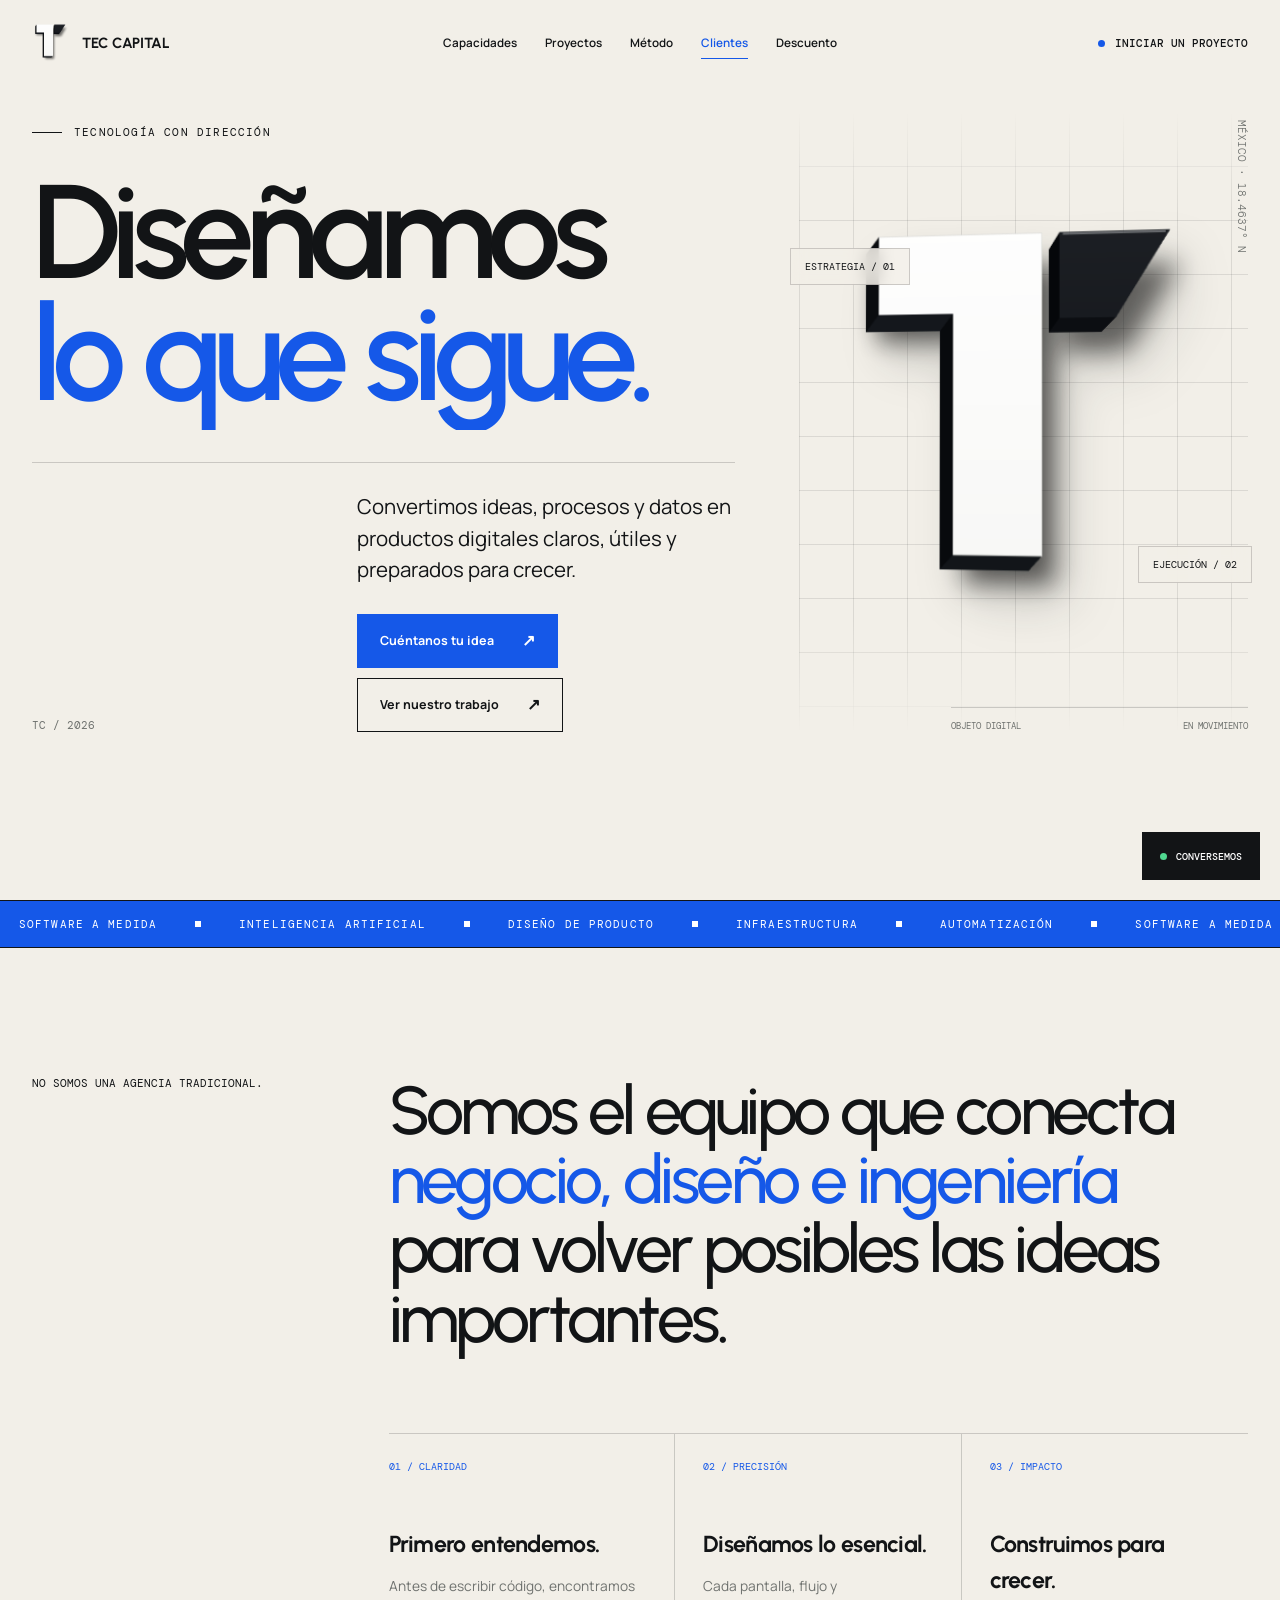
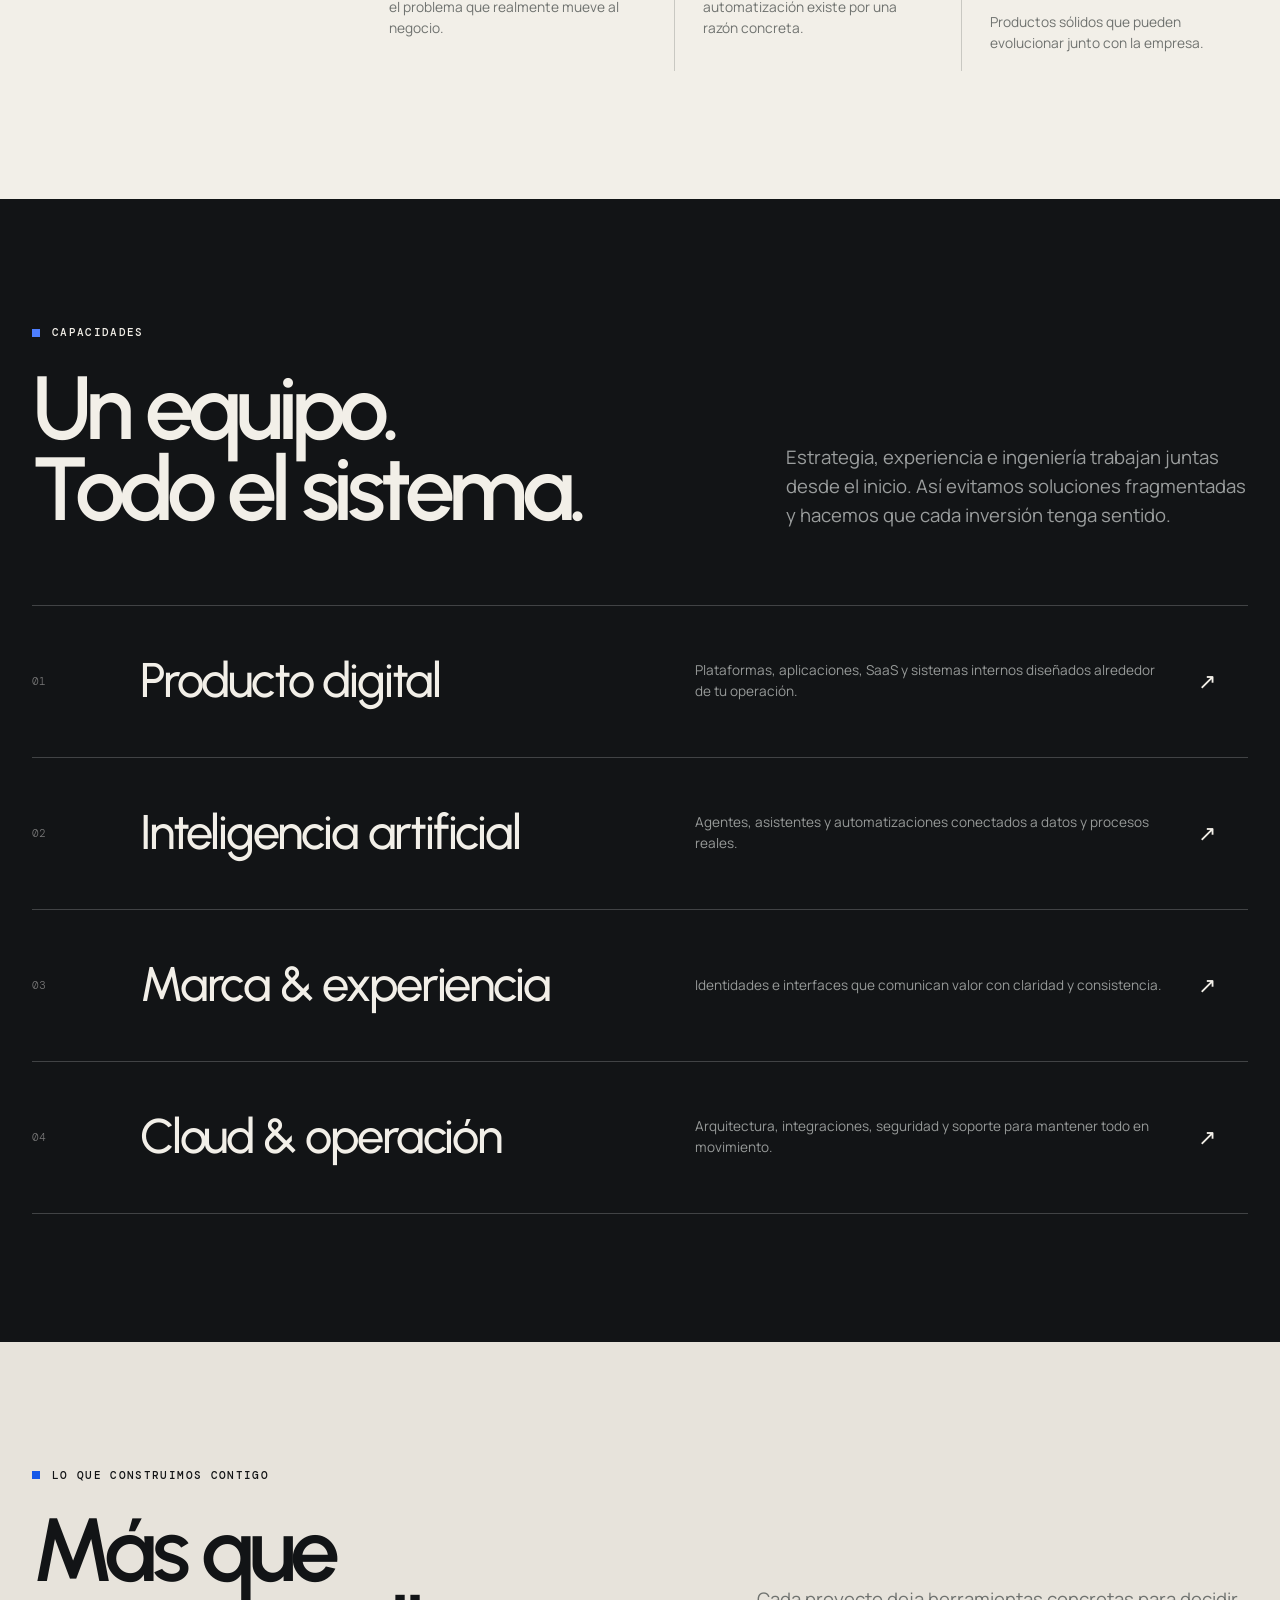
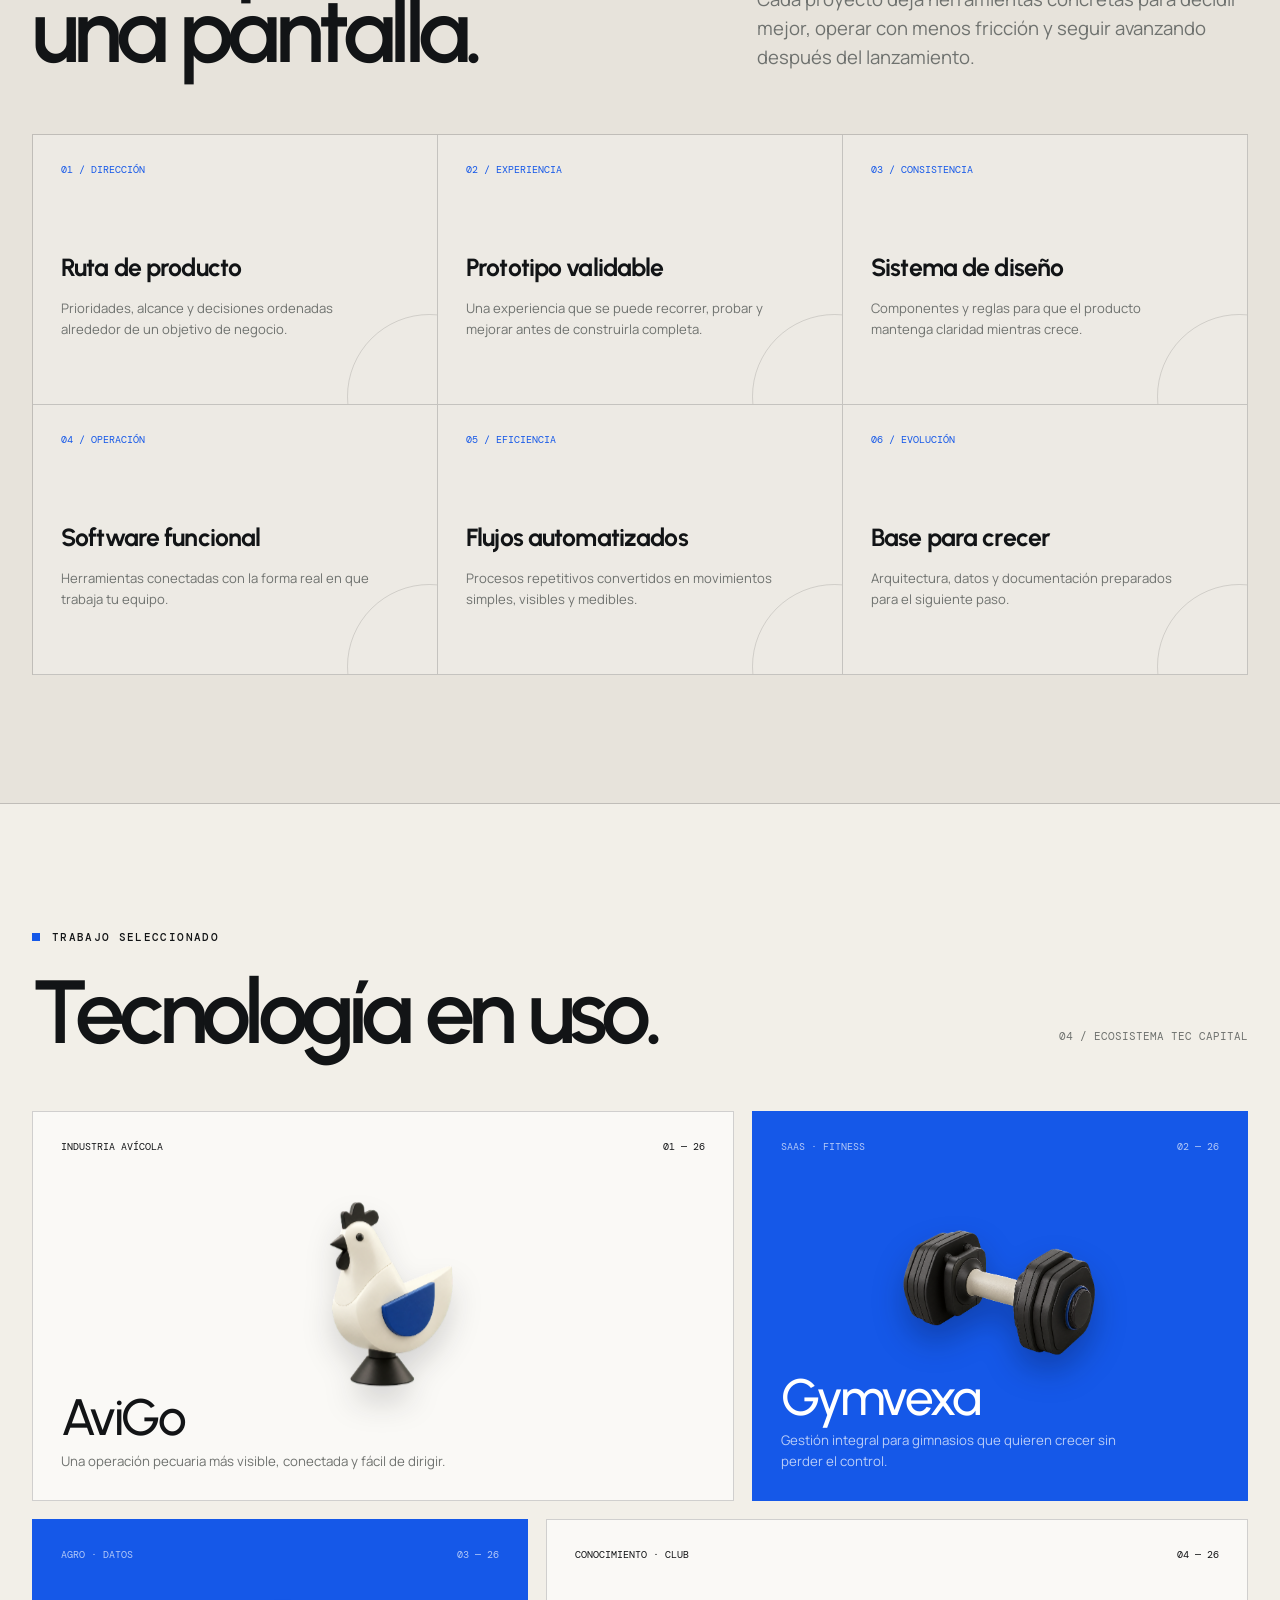
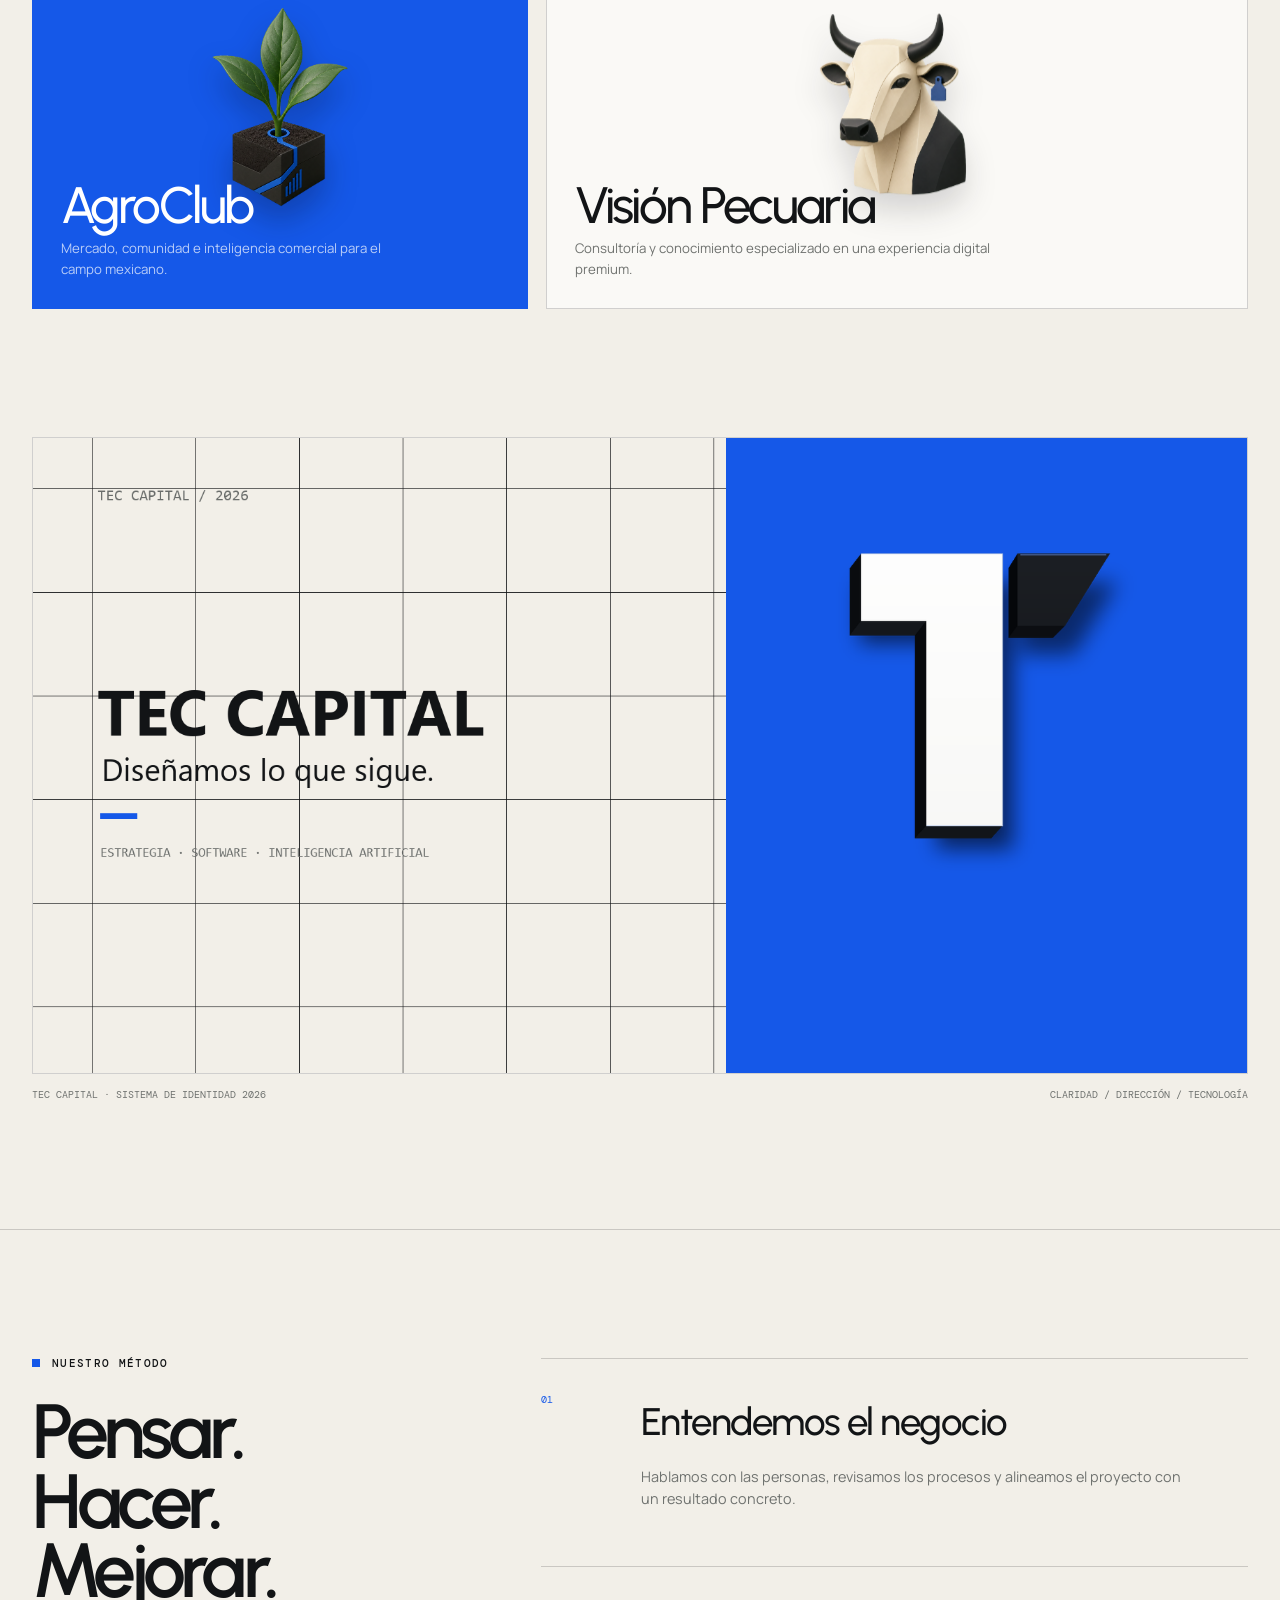
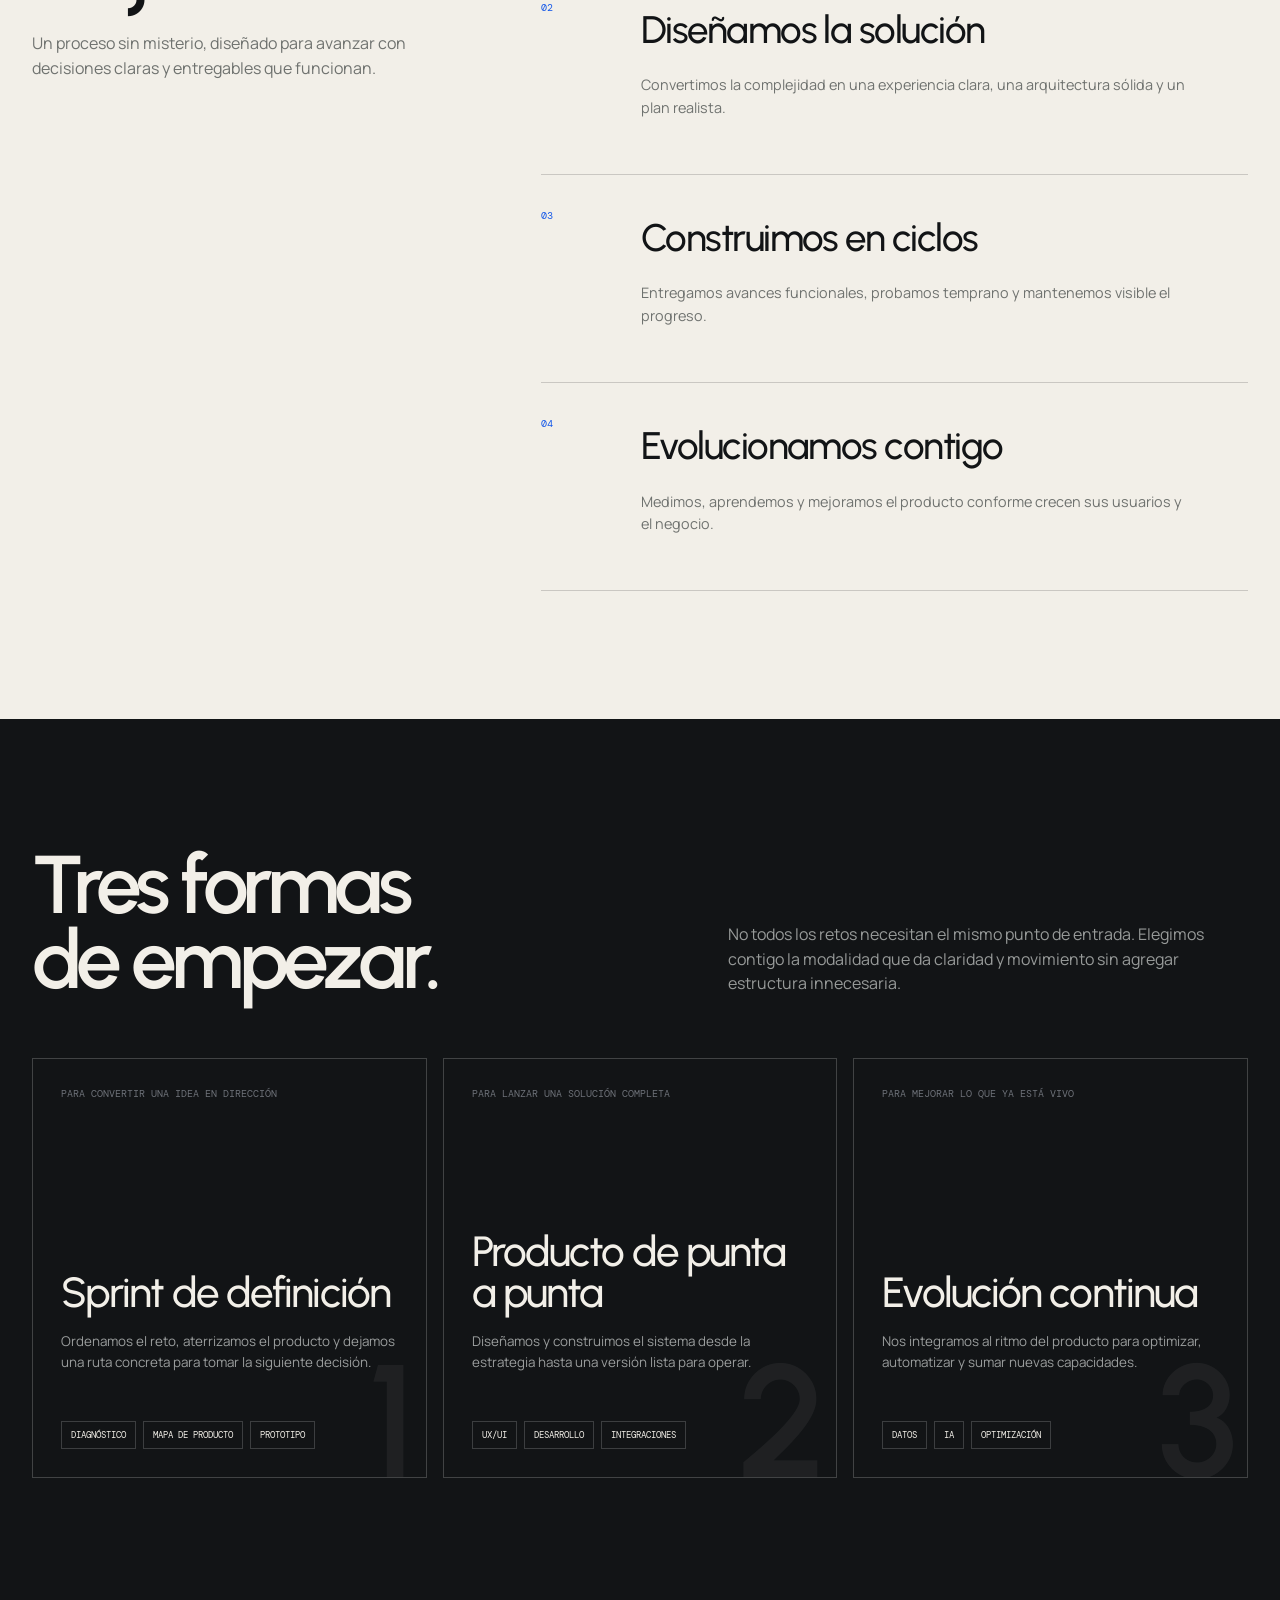
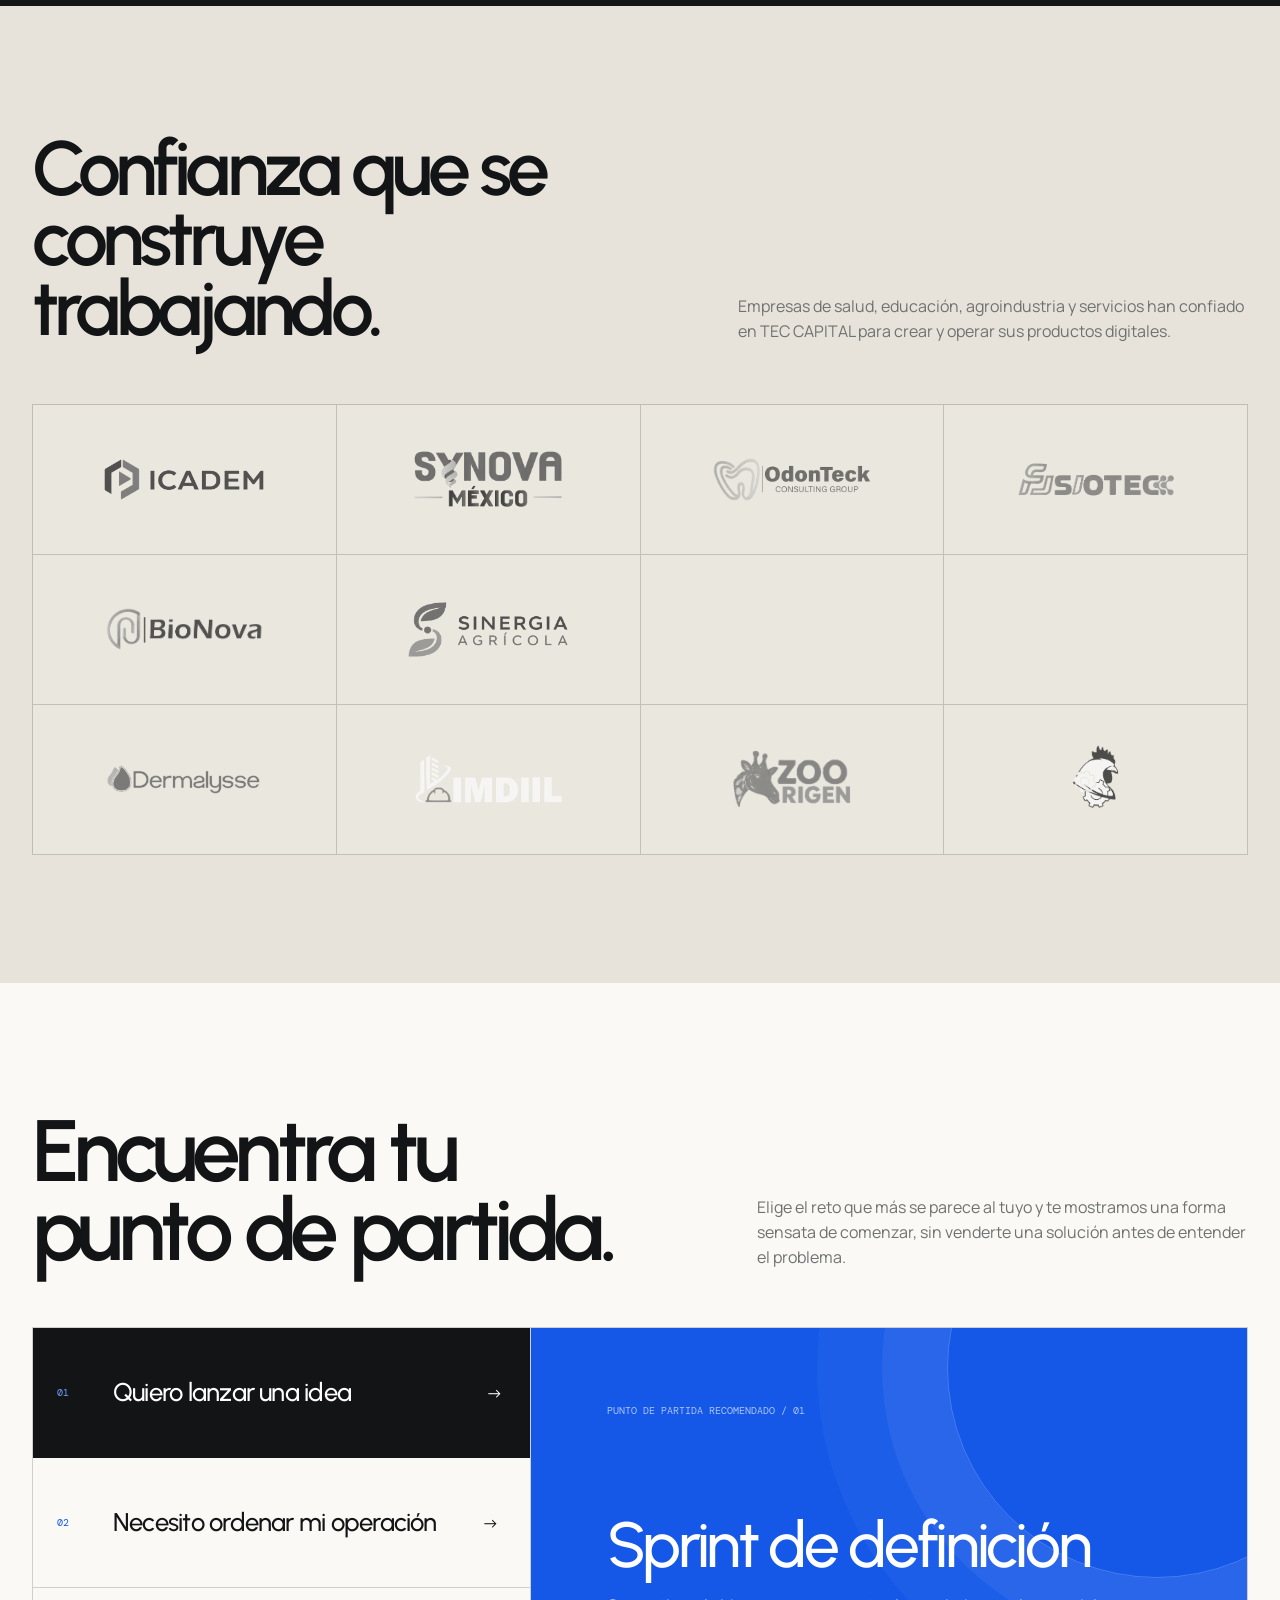
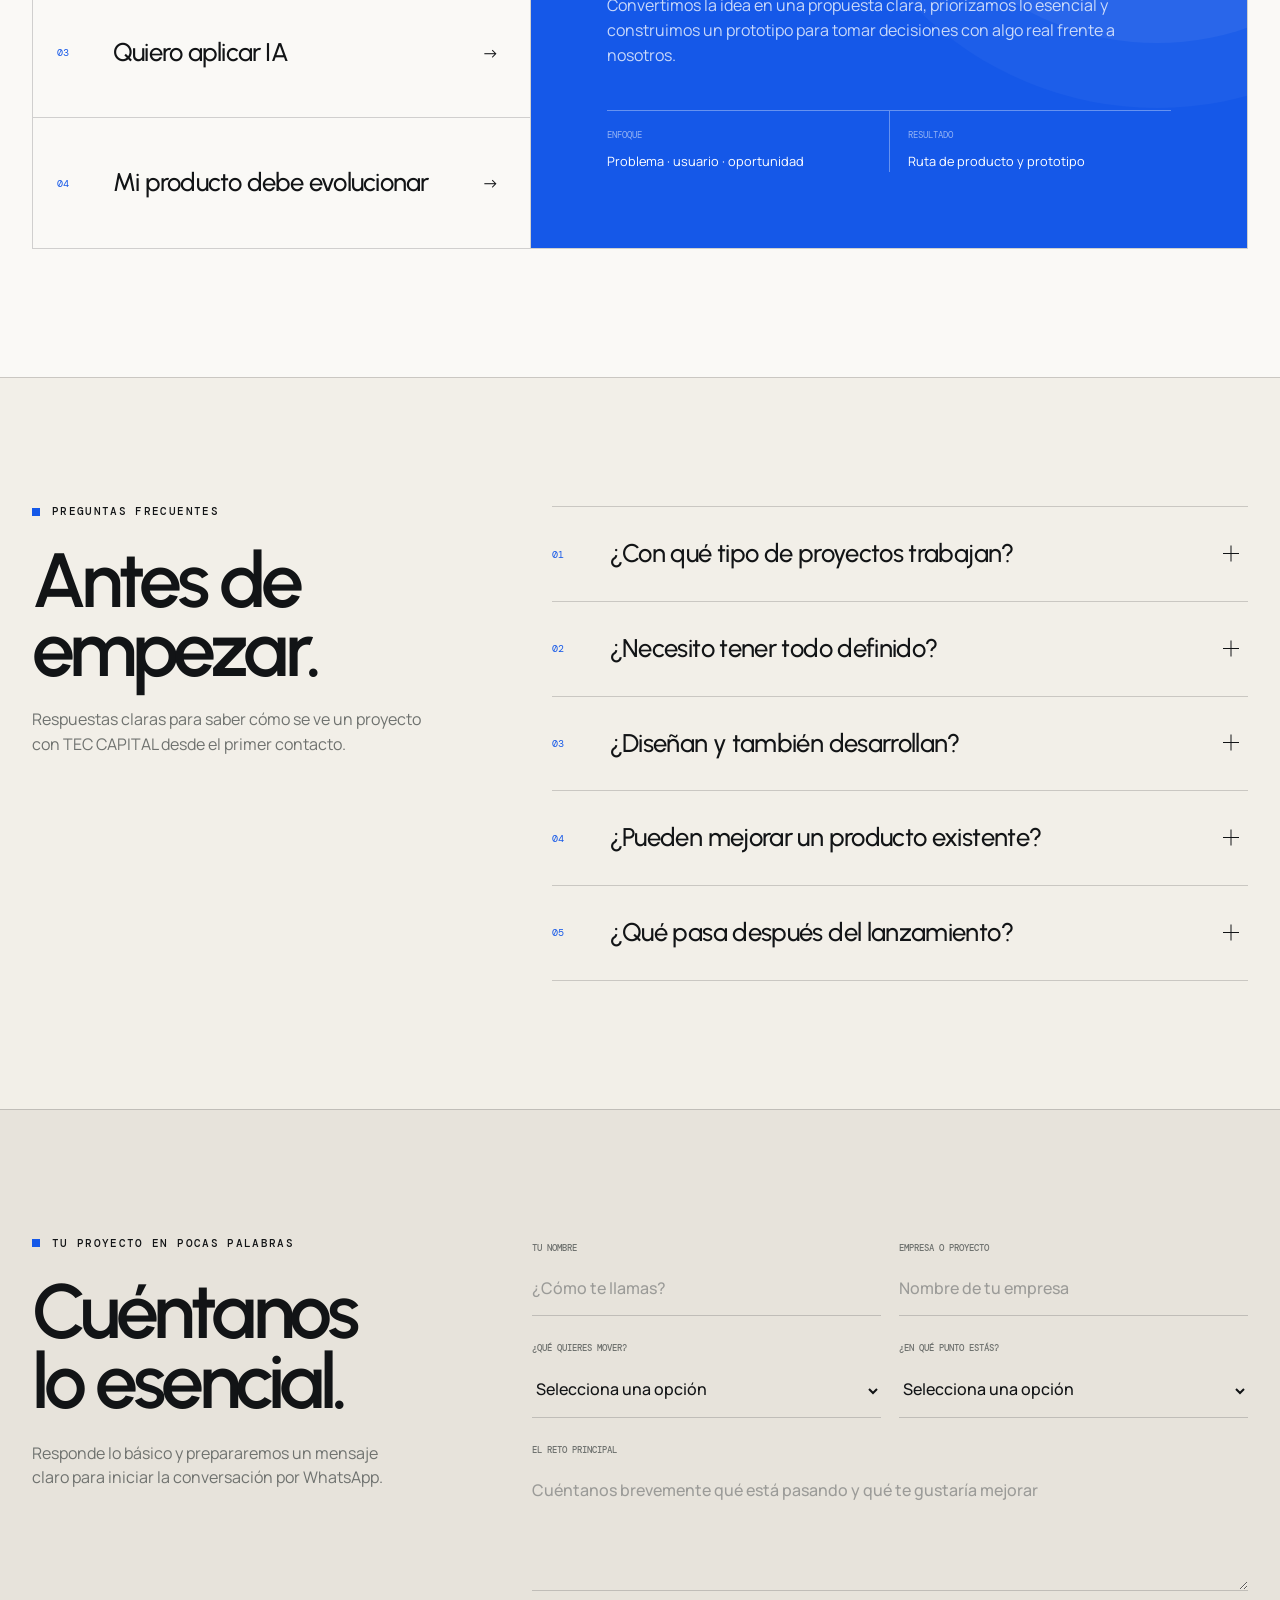
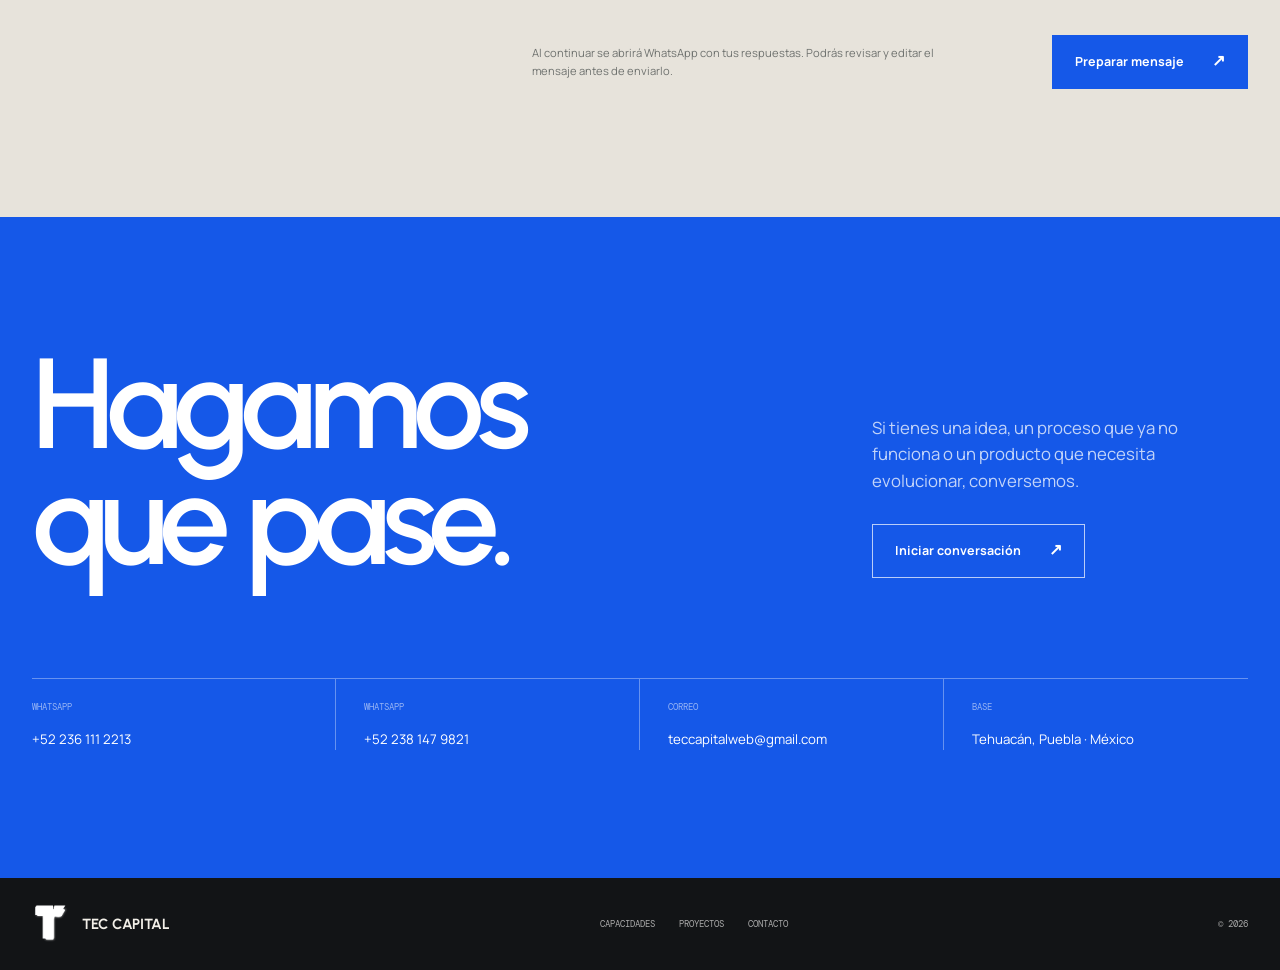
<file: index.html>
<!DOCTYPE html>
<html lang="es-MX">
<head>
  <meta charset="UTF-8">
  <meta name="facebook-domain-verification" content="lrultqrizrrdzvqgea0pk4r7nqjkyc" />
  <meta name="viewport" content="width=device-width, initial-scale=1, viewport-fit=cover">
  <meta name="theme-color" content="#f2efe8">
  <title>TEC CAPITAL — Diseñamos lo que sigue</title>
  <meta name="description" content="Estrategia, software, inteligencia artificial y diseño para empresas que quieren avanzar con claridad.">
  <!-- MODIFICADO: canonical + og:url absolutos para SEO -->
  <link rel="canonical" href="https://teccapitalweb.com/">
  <meta property="og:type" content="website">
  <meta property="og:locale" content="es_MX">
  <meta property="og:url" content="https://teccapitalweb.com/">
  <meta property="og:title" content="TEC CAPITAL — Diseñamos lo que sigue">
  <meta property="og:description" content="Convertimos ideas, procesos y datos en productos digitales que mueven empresas.">
  <meta property="og:image" content="https://teccapitalweb.com/assets/img/brand-editorial-white.png">
  <meta name="twitter:card" content="summary_large_image">
  <meta name="twitter:title" content="TEC CAPITAL — Diseñamos lo que sigue">
  <meta name="twitter:description" content="Estrategia, software, inteligencia artificial y diseño.">
  <meta name="twitter:image" content="https://teccapitalweb.com/assets/img/brand-editorial-white.png">
  <!-- MODIFICADO: set completo de favicons en raíz (múltiplos de 48px, guía de Google) -->
  <link rel="icon" href="/favicon.ico" sizes="16x16 32x32 48x48">
  <link rel="icon" type="image/png" sizes="48x48" href="/favicon-48.png">
  <link rel="icon" type="image/png" sizes="96x96" href="/favicon-96.png">
  <link rel="icon" type="image/png" sizes="192x192" href="/favicon-192.png">
  <link rel="apple-touch-icon" sizes="180x180" href="/apple-touch-icon.png">
  <link rel="preconnect" href="https://fonts.googleapis.com">
  <link rel="preconnect" href="https://fonts.gstatic.com" crossorigin>
  <link href="https://fonts.googleapis.com/css2?family=DM+Mono:wght@300;400;500&family=Manrope:wght@400;500;600;700&family=Urbanist:wght@500;600;700&display=swap" rel="stylesheet">
  <style>
    :root {
      --paper: #f2efe8;
      --paper-deep: #e7e3db;
      --white: #faf9f6;
      --ink: #121416;
      --ink-soft: #282c30;
      --blue: #1558e8;
      --blue-dark: #0d41b5;
      --muted: #6f726f;
      --line: rgba(18, 20, 22, .18);
      --line-soft: rgba(18, 20, 22, .1);
      --sans: 'Manrope', sans-serif;
      --display: 'Urbanist', sans-serif;
      --mono: 'DM Mono', monospace;
      --wrap: 1340px;
      --ease: cubic-bezier(.2, .76, .22, 1);
    }

    *, *::before, *::after { box-sizing: border-box; }
    html { scroll-behavior: smooth; }
    body {
      margin: 0;
      min-width: 320px;
      overflow-x: hidden;
      color: var(--ink);
      background: var(--paper);
      font-family: var(--sans);
      font-size: 16px;
      line-height: 1.55;
      -webkit-font-smoothing: antialiased;
    }
    body.menu-open { overflow: hidden; }
    a { color: inherit; text-decoration: none; }
    button { color: inherit; font: inherit; }
    img { display: block; max-width: 100%; }
    ::selection { color: #fff; background: var(--blue); }
    :focus-visible { outline: 2px solid var(--blue); outline-offset: 4px; }
    .wrap { width: min(var(--wrap), calc(100% - 64px)); margin-inline: auto; }
    .section { padding: clamp(92px, 10vw, 150px) 0; }
    .section-rule { border-top: 1px solid var(--line); }
    .eyebrow { display: flex; align-items: center; gap: 12px; margin-bottom: 28px; font: 500 .7rem/1 var(--mono); letter-spacing: .12em; text-transform: uppercase; }
    .eyebrow::before { content: ''; width: 8px; height: 8px; background: var(--blue); }
    .display { margin: 0; font-family: var(--display); font-weight: 600; line-height: .91; letter-spacing: -.064em; }
    .section-title { max-width: 970px; margin-bottom: 32px; font-size: clamp(3rem, 7vw, 7.4rem); }
    .section-copy { max-width: 620px; margin: 0; color: var(--muted); font-size: clamp(1rem, 1.45vw, 1.18rem); }
    .reveal { opacity: 0; transform: translateY(28px); transition: opacity .75s var(--ease), transform .75s var(--ease); }
    .reveal.in { opacity: 1; transform: none; }
    .progress { position: fixed; top: 0; left: 0; z-index: 200; width: 0; height: 3px; background: var(--blue); }

    .btn { display: inline-flex; align-items: center; justify-content: space-between; gap: 28px; min-height: 54px; padding: 0 22px; border: 1px solid var(--ink); border-radius: 0; font-size: .78rem; font-weight: 700; transition: color .25s, background .25s, transform .25s var(--ease); }
    .btn::after { content: '↗'; font-family: var(--mono); font-size: 1rem; transition: transform .25s var(--ease); }
    .btn:hover { color: var(--paper); background: var(--ink); transform: translateY(-3px); }
    .btn:hover::after { transform: translate(3px, -3px); }
    .btn-blue { color: #fff; border-color: var(--blue); background: var(--blue); }
    .btn-blue:hover { border-color: var(--ink); background: var(--ink); }

    /* Header */
    .header { position: fixed; inset: 0 0 auto; z-index: 100; border-bottom: 1px solid transparent; transition: background .3s, border-color .3s; }
    .header.scrolled { border-color: var(--line-soft); background: rgba(242, 239, 232, .9); backdrop-filter: blur(18px); }
    .nav { display: grid; grid-template-columns: 1fr auto 1fr; align-items: center; height: 86px; }
    .brand { display: inline-flex; align-items: center; gap: 12px; justify-self: start; position: relative; z-index: 102; }
    .brand img { width: 38px; height: 42px; object-fit: contain; }
    .brand strong { font-family: var(--display); font-size: .92rem; font-weight: 700; letter-spacing: -.02em; }
    .nav-links { display: flex; align-items: center; justify-content: center; gap: 28px; }
    .nav-links a { position: relative; font-size: .73rem; font-weight: 600; }
    .nav-links a::after { content: ''; position: absolute; right: 0; bottom: -7px; left: 0; height: 1px; background: var(--ink); transform: scaleX(0); transform-origin: right; transition: transform .3s var(--ease); }
    .nav-links a:hover::after { transform: scaleX(1); transform-origin: left; }
    .nav-links a.active { color: var(--blue); }
    .nav-links a.active::after { background: var(--blue); transform: scaleX(1); }
    .nav-contact { justify-self: end; display: inline-flex; align-items: center; gap: 10px; font: 500 .68rem var(--mono); text-transform: uppercase; }
    .nav-contact i { width: 7px; height: 7px; border-radius: 50%; background: var(--blue); animation: blink 2.2s infinite; }
    @keyframes blink { 50% { opacity: .28; } }
    .menu-toggle { display: none; position: relative; z-index: 102; width: 44px; height: 44px; padding: 0; border: 1px solid var(--line); background: transparent; cursor: pointer; }
    .menu-toggle span { position: absolute; left: 12px; width: 19px; height: 1px; background: var(--ink); transition: transform .3s, top .3s; }
    .menu-toggle span:first-child { top: 17px; }
    .menu-toggle span:last-child { top: 25px; }
    .menu-toggle[aria-expanded="true"] span:first-child { top: 21px; transform: rotate(45deg); }
    .menu-toggle[aria-expanded="true"] span:last-child { top: 21px; transform: rotate(-45deg); }

    /* Hero */
    .hero { min-height: 100svh; display: grid; align-items: start; padding: 112px 0 40px; overflow: hidden; }
    .hero-grid { display: grid; grid-template-columns: 1.22fr .78fr; gap: clamp(30px, 5vw, 80px); align-items: end; }
    .hero-label { display: flex; align-items: center; gap: 12px; margin-bottom: 32px; font: 400 .68rem var(--mono); letter-spacing: .11em; text-transform: uppercase; }
    .hero-label::before { content: ''; width: 30px; height: 1px; background: var(--ink); }
    .hero h1 { max-width: 940px; font-size: clamp(4.6rem, 10.4vw, 10.7rem); }
    .hero-line { display: block; overflow: hidden; }
    .hero-line:last-child { margin-bottom: -.12em; padding-bottom: .12em; }
    .hero-word { display: block; transform: translateY(112%); animation: intro .95s var(--ease) forwards; }
    .hero-line:nth-child(2) .hero-word { color: var(--blue); animation-delay: .12s; }
    @keyframes intro { to { transform: none; } }
    .hero-bottom { display: grid; grid-template-columns: .88fr 1.12fr; gap: 28px; align-items: end; margin-top: 48px; padding-top: 28px; border-top: 1px solid var(--line); }
    .hero-index { font: 400 .68rem var(--mono); color: var(--muted); }
    .hero-copy p { max-width: 570px; margin: 0 0 28px; font-size: clamp(1.02rem, 1.7vw, 1.28rem); }
    .hero-actions { display: flex; flex-wrap: wrap; gap: 10px; }

    .hero-art { position: relative; min-height: 620px; perspective: 1100px; }
    .art-grid { position: absolute; inset: 0; background-image: linear-gradient(var(--line-soft) 1px, transparent 1px), linear-gradient(90deg, var(--line-soft) 1px, transparent 1px); background-size: 54px 54px; mask-image: linear-gradient(to bottom, transparent, #000 17%, #000 82%, transparent); }
    .art-number { position: absolute; top: 8px; right: 0; font: 300 .66rem var(--mono); color: var(--muted); writing-mode: vertical-rl; }
    .mark-scene { position: absolute; top: 50%; left: 50%; width: 390px; height: 500px; transform: translate(-50%, -50%) rotateX(var(--rx, 1deg)) rotateY(var(--ry, -8deg)); transform-style: preserve-3d; transition: transform .3s ease-out; }
    .mark-scene img { width: 100%; height: 100%; object-fit: contain; filter: drop-shadow(18px 24px 20px rgba(18, 20, 22, .18)); }
    .art-note { position: absolute; padding: 11px 14px; border: 1px solid var(--line); background: rgba(242, 239, 232, .84); backdrop-filter: blur(8px); font: 400 .61rem var(--mono); text-transform: uppercase; }
    .note-a { top: 22%; left: -2%; }
    .note-b { right: -1%; bottom: 24%; }
    .art-caption { position: absolute; right: 0; bottom: 0; display: flex; justify-content: space-between; width: 66%; padding-top: 12px; border-top: 1px solid var(--line); color: var(--muted); font: 400 .59rem var(--mono); text-transform: uppercase; }

    .ticker { overflow: hidden; border-block: 1px solid var(--ink); background: var(--blue); color: #fff; }
    .ticker-row { display: flex; width: max-content; animation: ticker 30s linear infinite; }
    .ticker-track { display: flex; align-items: center; gap: 38px; padding: 16px 19px; font: 400 .7rem var(--mono); letter-spacing: .1em; white-space: nowrap; text-transform: uppercase; }
    .ticker-track i { width: 6px; height: 6px; background: #fff; }
    @keyframes ticker { to { transform: translateX(-50%); } }

    /* Statement */
    .statement-grid { display: grid; grid-template-columns: .5fr 1.5fr; gap: 70px; }
    .statement-label { font: 400 .68rem var(--mono); text-transform: uppercase; }
    .statement-main { font-family: var(--display); font-size: clamp(2.5rem, 5.3vw, 6rem); font-weight: 500; line-height: 1.02; letter-spacing: -.052em; }
    .statement-main em { color: var(--blue); font-style: normal; }
    .principles { display: grid; grid-template-columns: repeat(3, 1fr); gap: 0; margin-top: 80px; border-top: 1px solid var(--line); }
    .principle { min-height: 230px; padding: 26px 28px 18px 0; border-right: 1px solid var(--line); }
    .principle + .principle { padding-left: 28px; }
    .principle:last-child { border: 0; }
    .principle small { display: block; margin-bottom: 54px; font: 400 .63rem var(--mono); color: var(--blue); }
    .principle h3 { margin: 0 0 12px; font-family: var(--display); font-size: 1.45rem; letter-spacing: -.03em; }
    .principle p { max-width: 320px; margin: 0; color: var(--muted); font-size: .86rem; }

    /* Capabilities */
    .capabilities { color: var(--paper); background: var(--ink); }
    .capabilities .eyebrow::before { background: #4e7fff; }
    .capabilities .section-copy { color: #9a9d9d; }
    .cap-head { display: grid; grid-template-columns: 1.2fr .8fr; gap: 60px; align-items: end; margin-bottom: 75px; }
    .cap-head .section-title { margin-bottom: 0; }
    .cap-list { border-top: 1px solid rgba(255, 255, 255, .2); }
    .cap-row { position: relative; display: grid; grid-template-columns: 80px 1fr .9fr 50px; gap: 28px; align-items: center; min-height: 152px; border-bottom: 1px solid rgba(255, 255, 255, .2); overflow: hidden; transition: padding .4s var(--ease), color .3s; }
    .cap-row::before { content: ''; position: absolute; inset: 0; z-index: 0; background: var(--blue); transform: translateY(102%); transition: transform .45s var(--ease); }
    .cap-row:hover::before { transform: none; }
    .cap-row > * { position: relative; z-index: 1; }
    .cap-row small { font: 300 .67rem var(--mono); color: #777; transition: color .3s; }
    .cap-row h3 { margin: 0; font-family: var(--display); font-size: clamp(1.7rem, 3.8vw, 3.7rem); font-weight: 500; letter-spacing: -.045em; }
    .cap-row p { margin: 0; color: #979a99; font-size: .85rem; transition: color .3s; }
    .cap-row span { font-size: 1.4rem; transition: transform .35s var(--ease); }
    .cap-row:hover small, .cap-row:hover p { color: #fff; }
    .cap-row:hover span { transform: rotate(45deg); }

    /* Outcomes */
    .outcomes { border-bottom: 1px solid var(--line); background: var(--paper-deep); }
    .outcomes-head { display: grid; grid-template-columns: 1.15fr .85fr; gap: 60px; align-items: end; margin-bottom: 62px; }
    .outcomes-head .section-title { margin-bottom: 0; }
    .outcomes-head .section-copy { justify-self: end; }
    .outcome-grid { display: grid; grid-template-columns: repeat(3, 1fr); border-top: 1px solid var(--line); border-left: 1px solid var(--line); }
    .outcome-card { position: relative; min-height: 270px; padding: 28px; overflow: hidden; border-right: 1px solid var(--line); border-bottom: 1px solid var(--line); background: rgba(255, 255, 255, .24); transition: color .4s, background .4s, transform .4s var(--ease); }
    .outcome-card::before { content: ''; position: absolute; right: -75px; bottom: -75px; width: 165px; height: 165px; border: 1px solid currentColor; border-radius: 50%; opacity: .13; transition: transform .55s var(--ease), opacity .4s; }
    .outcome-card:hover { z-index: 2; color: #fff; background: var(--blue); transform: translateY(-6px); }
    .outcome-card:hover::before { opacity: .35; transform: scale(1.35); }
    .outcome-card small { display: block; margin-bottom: 72px; color: var(--blue); font: 400 .62rem var(--mono); transition: color .35s; }
    .outcome-card:hover small { color: rgba(255, 255, 255, .7); }
    .outcome-card h3 { margin: 0 0 12px; font-family: var(--display); font-size: 1.55rem; letter-spacing: -.035em; }
    .outcome-card p { max-width: 330px; margin: 0; color: var(--muted); font-size: .82rem; transition: color .35s; }
    .outcome-card:hover p { color: rgba(255, 255, 255, .76); }

    /* Work */
    .work-head { display: flex; align-items: end; justify-content: space-between; gap: 40px; margin-bottom: 58px; }
    .work-head .section-title { margin-bottom: 0; }
    .work-count { padding-bottom: 10px; font: 400 .67rem var(--mono); color: var(--muted); }
    .work-grid { display: grid; grid-template-columns: repeat(12, 1fr); gap: 18px; }
    .work-card { position: relative; display: flex; flex-direction: column; justify-content: space-between; min-height: 390px; padding: 28px; overflow: hidden; border: 1px solid var(--line); background: var(--white); transition: transform .35s var(--ease), box-shadow .35s; }
    .work-card:nth-child(1), .work-card:nth-child(4) { grid-column: span 7; }
    .work-card:nth-child(2), .work-card:nth-child(3) { grid-column: span 5; }
    .work-card:hover { transform: translateY(-8px); box-shadow: 0 24px 55px rgba(32, 34, 37, .1); }
    .work-card.blue { color: #fff; border-color: var(--blue); background: var(--blue); }
    .work-meta { position: relative; z-index: 2; display: flex; justify-content: space-between; gap: 20px; font: 400 .61rem var(--mono); text-transform: uppercase; }
    .work-card.blue .work-meta { color: rgba(255, 255, 255, .68); }
    .work-mark { position: absolute; z-index: 1; top: 47.5%; left: 50%; width: min(56%, 260px); height: 230px; object-fit: contain; transform: translate(-50%, -50%) scale(.95); filter: drop-shadow(0 18px 16px rgba(18, 20, 22, .16)); transition: transform .55s var(--ease), filter .55s var(--ease); }
    .work-mark.wide { width: min(72%, 330px); }
    .work-card:hover .work-mark { transform: translate(-50%, -52%) scale(1.04); filter: drop-shadow(0 25px 22px rgba(18, 20, 22, .22)); }
    .work-card.blue .work-mark { filter: drop-shadow(0 18px 16px rgba(4, 18, 54, .3)); }
    .work-card.blue:hover .work-mark { filter: drop-shadow(0 25px 22px rgba(4, 18, 54, .4)); }
    .work-bottom { position: relative; z-index: 2; padding-right: 92px; }
    .work-bottom h3 { margin: 0 0 9px; font-family: var(--display); font-size: clamp(2rem, 4vw, 4.2rem); font-weight: 500; line-height: .95; letter-spacing: -.05em; }
    .work-bottom p { max-width: 420px; margin: 0; color: var(--muted); font-size: .83rem; }
    .work-card.blue .work-bottom p { color: rgba(255, 255, 255, .7); }
    .case-trigger { position: absolute; inset: 0; z-index: 5; border: 0; background: transparent; cursor: pointer; }
    .case-trigger:focus-visible { outline: 3px solid var(--ink); outline-offset: -6px; }
    .work-card.blue .case-trigger:focus-visible { outline-color: #fff; }
    .case-hint { position: absolute; right: 25px; bottom: 25px; z-index: 4; display: inline-flex; align-items: center; gap: 8px; font: 500 .57rem var(--mono); text-transform: uppercase; opacity: 0; transform: translateY(8px); transition: opacity .3s, transform .3s var(--ease); pointer-events: none; }
    .work-card:hover .case-hint, .work-card:focus-within .case-hint { opacity: 1; transform: none; }

    .case-dialog { width: min(1180px, calc(100% - 36px)); max-height: calc(100svh - 36px); padding: 0; overflow: auto; border: 0; color: var(--ink); background: var(--paper); box-shadow: 0 35px 110px rgba(0, 0, 0, .3); }
    .case-dialog::backdrop { background: rgba(18, 20, 22, .72); backdrop-filter: blur(8px); }
    .case-dialog[open] { animation: dialogIn .45s var(--ease); }
    .case-close { position: sticky; z-index: 8; top: 18px; float: right; width: 46px; height: 46px; margin: 18px 18px -64px 0; border: 1px solid var(--line); color: var(--ink); background: rgba(242, 239, 232, .9); font-size: 1.35rem; cursor: pointer; backdrop-filter: blur(10px); }
    .case-layout { display: grid; grid-template-columns: .9fr 1.1fr; min-height: 700px; }
    .case-visual { position: relative; min-height: 620px; display: grid; place-items: center; overflow: hidden; color: #fff; background: var(--blue); }
    .case-visual::before { content: ''; position: absolute; width: 430px; height: 430px; border: 1px solid rgba(255, 255, 255, .25); border-radius: 50%; box-shadow: 0 0 0 70px rgba(255,255,255,.05), 0 0 0 140px rgba(255,255,255,.035); }
    .case-visual img { position: relative; z-index: 2; width: min(70%, 390px); max-height: 430px; object-fit: contain; filter: drop-shadow(0 28px 25px rgba(6, 18, 48, .28)); }
    .case-visual span { position: absolute; z-index: 3; right: 22px; bottom: 20px; font: 400 .58rem var(--mono); text-transform: uppercase; }
    .case-content { padding: clamp(42px, 6vw, 82px); }
    .case-content .eyebrow { margin-bottom: 38px; }
    .case-content h2 { margin: 0 0 22px; font-size: clamp(3.4rem, 7vw, 7rem); }
    .case-lead { max-width: 600px; margin: 0 0 55px; color: var(--muted); font-size: 1rem; }
    .case-detail-grid { display: grid; grid-template-columns: 1fr 1fr; border-top: 1px solid var(--line); }
    .case-detail { padding: 24px 24px 30px 0; }
    .case-detail + .case-detail { padding-left: 24px; border-left: 1px solid var(--line); }
    .case-detail small { display: block; margin-bottom: 12px; color: var(--blue); font: 400 .58rem var(--mono); text-transform: uppercase; }
    .case-detail p { margin: 0; color: var(--muted); font-size: .83rem; }
    .case-tags { display: flex; flex-wrap: wrap; gap: 8px; margin-top: 32px; }
    .case-tags span { padding: 8px 10px; border: 1px solid var(--line); font: 400 .56rem var(--mono); text-transform: uppercase; }

    @keyframes dialogIn { from { opacity: 0; transform: translateY(20px) scale(.985); } }

    /* Brand poster */
    .poster-section { padding: 0 0 clamp(92px, 10vw, 150px); }
    .poster-frame { position: relative; overflow: hidden; border: 1px solid var(--line); background: var(--white); }
    .poster-frame img { width: 100%; height: auto; object-fit: contain; transition: transform 1.2s var(--ease); }
    .poster-frame:hover img { transform: scale(1.018); }
    .poster-caption { display: flex; justify-content: space-between; gap: 20px; padding: 14px 0 0; font: 400 .61rem var(--mono); color: var(--muted); text-transform: uppercase; }

    /* Method */
    .method-grid { display: grid; grid-template-columns: .7fr 1.3fr; gap: clamp(60px, 10vw, 150px); }
    .method-intro { position: sticky; top: 128px; align-self: start; }
    .method-intro h2 { margin: 0 0 25px; font-size: clamp(3rem, 6vw, 6rem); }
    .method-intro p { color: var(--muted); }
    .steps { counter-reset: steps; border-top: 1px solid var(--line); }
    .step { counter-increment: steps; display: grid; grid-template-columns: 70px 1fr; gap: 30px; padding: 34px 0 55px; border-bottom: 1px solid var(--line); }
    .step::before { content: '0' counter(steps); font: 400 .65rem var(--mono); color: var(--blue); }
    .step h3 { margin: 0 0 14px; font-family: var(--display); font-size: clamp(1.7rem, 3vw, 2.7rem); font-weight: 500; letter-spacing: -.04em; }
    .step p { max-width: 550px; margin: 0; color: var(--muted); font-size: .9rem; }

    /* Engagement */
    .engagement { color: var(--paper); background: var(--ink); }
    .engagement-head { display: grid; grid-template-columns: 1fr 1fr; gap: 60px; align-items: end; margin-bottom: 62px; }
    .engagement-head h2 { margin: 0; font-size: clamp(3.2rem, 6.4vw, 6.7rem); }
    .engagement-head p { max-width: 520px; justify-self: end; margin: 0; color: #979a99; }
    .engagement-grid { display: grid; grid-template-columns: repeat(3, 1fr); gap: 16px; }
    .engagement-card { position: relative; min-height: 420px; display: flex; flex-direction: column; padding: 28px; overflow: hidden; border: 1px solid rgba(255, 255, 255, .2); transition: border-color .35s, transform .4s var(--ease); }
    .engagement-card::after { content: attr(data-index); position: absolute; right: 22px; bottom: -24px; color: rgba(255, 255, 255, .055); font: 600 10rem/1 var(--display); letter-spacing: -.08em; transition: transform .45s var(--ease), color .35s; }
    .engagement-card:hover { border-color: var(--blue); transform: translateY(-7px); }
    .engagement-card:hover::after { color: rgba(35, 96, 255, .35); transform: translateY(-10px); }
    .engagement-card small { color: #6d7178; font: 400 .62rem var(--mono); text-transform: uppercase; }
    .engagement-card h3 { position: relative; z-index: 1; margin: auto 0 18px; font-family: var(--display); font-size: clamp(2rem, 3.3vw, 3.4rem); font-weight: 500; line-height: .96; letter-spacing: -.045em; }
    .engagement-card p { position: relative; z-index: 1; max-width: 360px; min-height: 62px; margin: 0 0 28px; color: #9a9d9d; font-size: .84rem; }
    .engagement-list { position: relative; z-index: 1; display: flex; flex-wrap: wrap; gap: 7px; padding: 0; margin: 0; list-style: none; }
    .engagement-list li { padding: 7px 9px; border: 1px solid rgba(255, 255, 255, .18); font: 400 .56rem var(--mono); text-transform: uppercase; }

    /* Clients */
    .clients { background: var(--paper-deep); }
    .clients-head { display: grid; grid-template-columns: 1fr 1fr; gap: 40px; align-items: end; margin-bottom: 60px; }
    .clients-head h2 { margin: 0; font-size: clamp(2.8rem, 6vw, 6.2rem); }
    .clients-head p { max-width: 510px; justify-self: end; margin: 0; color: var(--muted); }
    .logo-grid { display: grid; grid-template-columns: repeat(4, 1fr); border-top: 1px solid var(--line); border-left: 1px solid var(--line); }
    .logo-cell { display: grid; place-items: center; min-height: 150px; padding: 28px; border-right: 1px solid var(--line); border-bottom: 1px solid var(--line); background: rgba(255, 255, 255, .12); transition: background .3s; }
    .logo-cell:hover { background: var(--white); }
    .logo-cell img { max-width: 170px; max-height: 68px; object-fit: contain; filter: grayscale(1); opacity: .72; transition: filter .3s, opacity .3s, transform .3s; }
    .logo-cell:hover img { filter: none; opacity: 1; transform: scale(1.04); }

    /* Diagnostic */
    .diagnostic { background: var(--white); }
    .diagnostic-head { display: grid; grid-template-columns: 1.15fr .85fr; gap: 60px; align-items: end; margin-bottom: 58px; }
    .diagnostic-head h2 { margin: 0; font-size: clamp(3.3rem, 6.8vw, 7rem); }
    .diagnostic-head p { max-width: 500px; justify-self: end; margin: 0; color: var(--muted); }
    .diagnostic-shell { display: grid; grid-template-columns: .82fr 1.18fr; min-height: 520px; border: 1px solid var(--line); }
    .diagnostic-options { border-right: 1px solid var(--line); }
    .diagnostic-option { width: 100%; min-height: 130px; display: grid; grid-template-columns: 44px 1fr 24px; gap: 12px; align-items: center; padding: 24px; border: 0; border-bottom: 1px solid var(--line); color: var(--ink); background: transparent; text-align: left; cursor: pointer; transition: color .3s, background .3s; }
    .diagnostic-option:last-child { border-bottom: 0; }
    .diagnostic-option small { color: var(--blue); font: 400 .61rem var(--mono); }
    .diagnostic-option strong { font-family: var(--display); font-size: clamp(1.35rem, 2vw, 2rem); font-weight: 500; letter-spacing: -.03em; }
    .diagnostic-option span { font-size: 1.05rem; transition: transform .3s var(--ease); }
    .diagnostic-option:hover, .diagnostic-option.active { color: #fff; background: var(--ink); }
    .diagnostic-option.active small { color: #73a0ff; }
    .diagnostic-option:hover span, .diagnostic-option.active span { transform: translateX(4px); }
    .diagnostic-result { position: relative; display: flex; flex-direction: column; justify-content: flex-end; padding: clamp(34px, 6vw, 76px); overflow: hidden; color: #fff; background: var(--blue); }
    .diagnostic-result::before { content: ''; position: absolute; top: -170px; right: -120px; width: 420px; height: 420px; border: 1px solid rgba(255, 255, 255, .22); border-radius: 50%; box-shadow: 0 0 0 65px rgba(255, 255, 255, .05), 0 0 0 130px rgba(255, 255, 255, .035); transition: transform .8s var(--ease); }
    .diagnostic-result.changing::before { transform: scale(.8) rotate(22deg); }
    .diagnostic-result > * { position: relative; z-index: 1; }
    .diagnostic-result small { margin-bottom: auto; font: 400 .62rem var(--mono); color: rgba(255, 255, 255, .65); text-transform: uppercase; }
    .diagnostic-result h3 { max-width: 680px; margin: 0 0 18px; font-family: var(--display); font-size: clamp(2.6rem, 5vw, 5.4rem); font-weight: 500; line-height: .94; letter-spacing: -.052em; }
    .diagnostic-result > p { max-width: 610px; margin: 0 0 42px; color: rgba(255, 255, 255, .76); }
    .diagnostic-meta { display: grid; grid-template-columns: 1fr 1fr; border-top: 1px solid rgba(255, 255, 255, .35); }
    .diagnostic-meta div { padding: 18px 18px 0 0; }
    .diagnostic-meta div + div { padding-left: 18px; border-left: 1px solid rgba(255, 255, 255, .35); }
    .diagnostic-meta b { display: block; margin-bottom: 7px; font: 400 .56rem var(--mono); color: rgba(255, 255, 255, .55); text-transform: uppercase; }
    .diagnostic-meta span { font-size: .8rem; }

    /* FAQ */
    .faq { border-top: 1px solid var(--line); }
    .faq-grid { display: grid; grid-template-columns: .72fr 1.28fr; gap: clamp(60px, 10vw, 150px); }
    .faq-intro { position: sticky; top: 128px; align-self: start; }
    .faq-intro h2 { margin: 0 0 22px; font-size: clamp(3rem, 6vw, 6rem); }
    .faq-intro p { max-width: 420px; color: var(--muted); }
    .faq-list { border-top: 1px solid var(--line); }
    .faq-item { border-bottom: 1px solid var(--line); }
    .faq-question { width: 100%; display: grid; grid-template-columns: 42px 1fr 28px; gap: 16px; align-items: center; padding: 27px 0; border: 0; background: transparent; text-align: left; cursor: pointer; }
    .faq-question small { color: var(--blue); font: 400 .62rem var(--mono); }
    .faq-question strong { font-family: var(--display); font-size: clamp(1.25rem, 2vw, 1.7rem); font-weight: 500; letter-spacing: -.025em; }
    .faq-question i { position: relative; width: 22px; height: 22px; font-style: normal; }
    .faq-question i::before, .faq-question i::after { content: ''; position: absolute; top: 10px; left: 3px; width: 16px; height: 1px; background: var(--ink); transition: transform .3s var(--ease); }
    .faq-question i::after { transform: rotate(90deg); }
    .faq-question[aria-expanded="true"] i::after { transform: rotate(0); }
    .faq-answer { display: grid; grid-template-rows: 0fr; transition: grid-template-rows .45s var(--ease); }
    .faq-answer > div { overflow: hidden; }
    .faq-answer p { max-width: 650px; margin: 0 28px 28px 58px; color: var(--muted); font-size: .9rem; }
    .faq-question[aria-expanded="true"] + .faq-answer { grid-template-rows: 1fr; }

    /* Project brief */
    .brief { border-top: 1px solid var(--line); background: var(--paper-deep); }
    .brief-grid { display: grid; grid-template-columns: .7fr 1.3fr; gap: clamp(60px, 9vw, 130px); }
    .brief-intro { align-self: start; position: sticky; top: 128px; }
    .brief-intro h2 { margin: 0 0 24px; font-size: clamp(3.2rem, 6vw, 6.4rem); }
    .brief-intro p { max-width: 420px; color: var(--muted); }
    .brief-form { display: grid; grid-template-columns: 1fr 1fr; gap: 26px 18px; padding-top: 4px; }
    .field { display: flex; flex-direction: column; gap: 10px; }
    .field.full { grid-column: 1 / -1; }
    .field label { font: 500 .58rem var(--mono); color: var(--muted); text-transform: uppercase; }
    .field input, .field select, .field textarea { width: 100%; border: 0; border-bottom: 1px solid var(--line); border-radius: 0; padding: 13px 0 16px; color: var(--ink); background: transparent; font: 500 1rem var(--sans); outline: none; transition: border-color .25s; }
    .field textarea { min-height: 125px; resize: vertical; }
    .field input:focus, .field select:focus, .field textarea:focus { border-color: var(--blue); }
    .field input::placeholder, .field textarea::placeholder { color: #9b9b98; }
    .brief-submit { grid-column: 1 / -1; display: flex; align-items: center; justify-content: space-between; gap: 24px; margin-top: 18px; }
    .brief-submit p { max-width: 410px; margin: 0; color: var(--muted); font-size: .7rem; }

    /* Contact and footer */
    .contact { color: #fff; background: var(--blue); }
    .contact-top { display: grid; grid-template-columns: 1.35fr .65fr; gap: 60px; align-items: end; }
    .contact h2 { margin: 0; font-size: clamp(4rem, 10vw, 10.8rem); }
    .contact-side p { margin: 0 0 30px; color: rgba(255, 255, 255, .74); font-size: 1.05rem; }
    .contact .btn { color: #fff; border-color: rgba(255, 255, 255, .7); }
    .contact .btn:hover { color: var(--ink); background: #fff; }
    .contact-info { display: grid; grid-template-columns: repeat(4, 1fr); margin-top: 100px; border-top: 1px solid rgba(255, 255, 255, .35); }
    .contact-item { padding: 22px 28px 0 0; border-right: 1px solid rgba(255, 255, 255, .35); }
    .contact-item + .contact-item { padding-left: 28px; }
    .contact-item:last-child { border: 0; }
    .contact-item small { display: block; margin-bottom: 13px; font: 400 .59rem var(--mono); color: rgba(255, 255, 255, .55); text-transform: uppercase; }
    .contact-item a, .contact-item span { font-size: .83rem; }
    footer { color: #aaa; background: var(--ink); }
    .footer { display: flex; align-items: center; justify-content: space-between; gap: 20px; min-height: 92px; font: 400 .59rem var(--mono); text-transform: uppercase; }
    .footer .brand strong { color: var(--paper); }
    .footer .brand img { filter: brightness(0) invert(1); }
    .footer-links { display: flex; gap: 24px; }
    .footer-links a:hover { color: #fff; }
    .whatsapp { position: fixed; right: 20px; bottom: 20px; z-index: 90; display: flex; align-items: center; gap: 9px; min-height: 48px; padding: 0 18px; color: #fff; background: var(--ink); font: 500 .63rem var(--mono); text-transform: uppercase; transition: background .25s, transform .25s; }
    .whatsapp::before { content: ''; width: 7px; height: 7px; border-radius: 50%; background: #50d890; }
    .whatsapp:hover { background: var(--blue); transform: translateY(-3px); }

    @media (max-width: 1120px) {
      .nav { grid-template-columns: 1fr auto; }
      .nav-links { position: fixed; inset: 0; z-index: 101; display: flex; align-items: flex-start; justify-content: center; flex-direction: column; gap: 0; padding: 120px 32px 50px; background: var(--paper); opacity: 0; pointer-events: none; transform: translateY(-20px); transition: opacity .3s, transform .3s; }
      .nav-links.open { opacity: 1; pointer-events: auto; transform: none; }
      .nav-links a { width: 100%; padding: 14px 0; border-bottom: 1px solid var(--line); font: 600 clamp(2rem, 8vw, 4rem) var(--display); letter-spacing: -.04em; }
      .nav-contact { display: none; }
      .menu-toggle { display: block; }
      .hero-grid { grid-template-columns: 1fr; }
      .hero-art { min-height: 540px; }
      .hero-bottom { grid-template-columns: 120px 1fr; }
      .statement-grid, .method-grid { grid-template-columns: 1fr; }
      .method-intro { position: static; }
      .cap-head, .clients-head, .contact-top { grid-template-columns: 1fr; }
      .cap-head { gap: 25px; }
      .cap-row { grid-template-columns: 55px 1fr .9fr 35px; }
      .outcomes-head, .engagement-head { grid-template-columns: 1fr; }
      .outcomes-head .section-copy, .engagement-head p { justify-self: start; }
      .outcome-grid { grid-template-columns: repeat(2, 1fr); }
      .engagement-grid { grid-template-columns: 1fr; }
      .engagement-card { min-height: 350px; }
      .work-card:nth-child(n) { grid-column: span 6; }
      .case-layout { grid-template-columns: 1fr; }
      .case-visual { min-height: 480px; }
      .logo-grid { grid-template-columns: repeat(3, 1fr); }
      .clients-head p { justify-self: start; }
      .diagnostic-head { grid-template-columns: 1fr; }
      .diagnostic-head p { justify-self: start; }
      .diagnostic-shell { grid-template-columns: 1fr; }
      .diagnostic-options { border-right: 0; border-bottom: 1px solid var(--line); }
      .diagnostic-option { min-height: 100px; }
      .diagnostic-result { min-height: 520px; }
      .faq-grid { grid-template-columns: 1fr; }
      .faq-intro { position: static; }
      .brief-grid { grid-template-columns: 1fr; }
      .brief-intro { position: static; }
      .contact-side { max-width: 560px; }
    }

    @media (max-width: 680px) {
      .wrap { width: min(var(--wrap), calc(100% - 30px)); }
      .nav { height: 70px; }
      .hero { min-height: auto; padding-top: 118px; }
      .hero h1 { font-size: clamp(4rem, 20vw, 6.3rem); }
      .hero-bottom { grid-template-columns: 1fr; margin-top: 32px; }
      .hero-index { display: none; }
      .hero-actions .btn { width: 100%; }
      .hero-art { min-height: 440px; }
      .mark-scene { width: 290px; height: 400px; transform: translate(-50%, -50%) scale(.8); }
      .note-a { left: 0; }
      .note-b { right: 0; }
      .art-caption { width: 100%; }
      .section { padding: 88px 0; }
      .section-title { font-size: clamp(3.2rem, 15vw, 5.2rem); }
      .statement-main { font-size: clamp(2.4rem, 11vw, 3.8rem); }
      .principles { grid-template-columns: 1fr; }
      .principle, .principle + .principle { min-height: auto; padding: 26px 0 32px; border-right: 0; border-bottom: 1px solid var(--line); }
      .principle small { margin-bottom: 26px; }
      .cap-row { grid-template-columns: 38px 1fr 28px; gap: 12px; min-height: 125px; }
      .cap-row p { display: none; }
      .outcome-grid { grid-template-columns: 1fr; }
      .outcome-card { min-height: 230px; }
      .outcome-card small { margin-bottom: 52px; }
      .engagement-card { min-height: 330px; }
      .work-grid { grid-template-columns: 1fr; }
      .work-card:nth-child(n) { grid-column: 1 / -1; min-height: 340px; }
      .case-hint { opacity: 1; transform: none; }
      .case-dialog { width: calc(100% - 18px); max-height: calc(100svh - 18px); }
      .case-visual { min-height: 350px; }
      .case-content { padding: 38px 22px; }
      .case-detail-grid { grid-template-columns: 1fr; }
      .case-detail + .case-detail { padding-left: 0; border-left: 0; border-top: 1px solid var(--line); }
      .work-mark { top: 45.5%; width: min(58%, 230px); height: 195px; }
      .work-mark.wide { width: min(76%, 290px); }
      .work-head { display: block; }
      .work-count { margin-top: 20px; }
      .poster-frame img { min-height: 0; object-position: center; }
      .poster-caption { align-items: flex-start; flex-direction: column; }
      .step { grid-template-columns: 42px 1fr; gap: 12px; }
      .logo-grid { grid-template-columns: repeat(2, 1fr); }
      .logo-cell { min-height: 118px; padding: 18px; }
      .logo-cell img { max-width: 140px; max-height: 56px; }
      .diagnostic-result { min-height: 500px; padding: 28px 22px; }
      .diagnostic-meta { grid-template-columns: 1fr; }
      .diagnostic-meta div + div { padding-left: 0; border-left: 0; }
      .brief-form { grid-template-columns: 1fr; }
      .field.full, .brief-submit { grid-column: 1; }
      .brief-submit { align-items: stretch; flex-direction: column; }
      .brief-submit .btn { width: 100%; }
      .contact h2 { font-size: clamp(4rem, 20vw, 6.5rem); }
      .contact-info { grid-template-columns: 1fr; margin-top: 65px; }
      .contact-item, .contact-item + .contact-item { padding: 20px 0; border-right: 0; border-bottom: 1px solid rgba(255, 255, 255, .35); }
      .footer { align-items: flex-start; flex-direction: column; justify-content: center; padding: 28px 0 90px; }
      .footer-links { flex-wrap: wrap; }
      .whatsapp { right: 14px; bottom: 14px; }
      .whatsapp { width: 48px; padding: 0; justify-content: center; font-size: 0; }
    }

    @media (prefers-reduced-motion: reduce) {
      html { scroll-behavior: auto; }
      *, *::before, *::after { animation-duration: .001ms !important; animation-iteration-count: 1 !important; transition-duration: .001ms !important; }
      .reveal { opacity: 1; transform: none; }
      .hero-word { transform: none; }
    }
  </style>
</head>
<body>
  <div class="progress" id="progress" aria-hidden="true"></div>

  <header class="header" id="header">
    <div class="wrap nav">
      <a class="brand" href="#inicio" aria-label="TEC CAPITAL, inicio"><img src="assets/img/logo-t-hd.png" alt="" width="808" height="853"><strong>TEC CAPITAL</strong></a>
      <nav class="nav-links" id="navLinks" aria-label="Navegación principal">
        <a href="#capacidades">Capacidades</a>
        <a href="#proyectos">Proyectos</a>
        <a href="#metodo">Método</a>
        <a href="#clientes">Clientes</a>
        <!-- MODIFICADO: pestaña Descuento → página del juego -->
        <a href="juego/">Descuento</a>
      </nav>
      <a class="nav-contact" href="https://wa.me/5212361112213?text=Hola%20TEC%20CAPITAL%2C%20quiero%20platicarles%20un%20proyecto" target="_blank" rel="noopener"><i></i>Iniciar un proyecto</a>
      <button class="menu-toggle" id="menuToggle" type="button" aria-label="Abrir menú" aria-expanded="false" aria-controls="navLinks"><span></span><span></span></button>
    </div>
  </header>

  <main>
    <section class="hero" id="inicio">
      <div class="wrap hero-grid">
        <div>
          <div class="hero-label">Tecnología con dirección</div>
          <h1 class="display"><span class="hero-line"><span class="hero-word">Diseñamos</span></span><span class="hero-line"><span class="hero-word">lo que sigue.</span></span></h1>
          <div class="hero-bottom">
            <span class="hero-index">TC / 2026</span>
            <div class="hero-copy">
              <p>Convertimos ideas, procesos y datos en productos digitales claros, útiles y preparados para crecer.</p>
              <div class="hero-actions"><a class="btn btn-blue" href="https://wa.me/5212361112213?text=Hola%20TEC%20CAPITAL%2C%20tengo%20una%20idea" target="_blank" rel="noopener">Cuéntanos tu idea</a><a class="btn" href="#proyectos">Ver nuestro trabajo</a></div>
            </div>
          </div>
        </div>

        <div class="hero-art" id="heroArt" aria-label="Símbolo arquitectónico de TEC CAPITAL" role="img">
          <div class="art-grid" aria-hidden="true"></div>
          <span class="art-number">MÉXICO · 18.4637° N</span>
          <div class="mark-scene" id="markScene" aria-hidden="true"><img src="assets/img/logo-t-hd.png" alt="" width="808" height="853"></div>
          <span class="art-note note-a">Estrategia / 01</span>
          <span class="art-note note-b">Ejecución / 02</span>
          <div class="art-caption"><span>Objeto digital</span><span>En movimiento</span></div>
        </div>
      </div>
    </section>

    <div class="ticker">
      <div class="ticker-row">
        <div class="ticker-track"><span>Software a medida</span><i></i><span>Inteligencia artificial</span><i></i><span>Diseño de producto</span><i></i><span>Infraestructura</span><i></i><span>Automatización</span><i></i></div>
        <div class="ticker-track" aria-hidden="true"><span>Software a medida</span><i></i><span>Inteligencia artificial</span><i></i><span>Diseño de producto</span><i></i><span>Infraestructura</span><i></i><span>Automatización</span><i></i></div>
      </div>
    </div>

    <section class="section">
      <div class="wrap statement-grid">
        <div class="statement-label reveal">No somos una agencia tradicional.</div>
        <div>
          <div class="statement-main reveal">Somos el equipo que conecta <em>negocio, diseño e ingeniería</em> para volver posibles las ideas importantes.</div>
          <div class="principles reveal">
            <article class="principle"><small>01 / CLARIDAD</small><h3>Primero entendemos.</h3><p>Antes de escribir código, encontramos el problema que realmente mueve al negocio.</p></article>
            <article class="principle"><small>02 / PRECISIÓN</small><h3>Diseñamos lo esencial.</h3><p>Cada pantalla, flujo y automatización existe por una razón concreta.</p></article>
            <article class="principle"><small>03 / IMPACTO</small><h3>Construimos para crecer.</h3><p>Productos sólidos que pueden evolucionar junto con la empresa.</p></article>
          </div>
        </div>
      </div>
    </section>

    <section class="section capabilities" id="capacidades">
      <div class="wrap">
        <div class="cap-head reveal">
          <div><span class="eyebrow">Capacidades</span><h2 class="display section-title">Un equipo.<br>Todo el sistema.</h2></div>
          <p class="section-copy">Estrategia, experiencia e ingeniería trabajan juntas desde el inicio. Así evitamos soluciones fragmentadas y hacemos que cada inversión tenga sentido.</p>
        </div>
        <div class="cap-list reveal">
          <article class="cap-row"><small>01</small><h3>Producto digital</h3><p>Plataformas, aplicaciones, SaaS y sistemas internos diseñados alrededor de tu operación.</p><span>↗</span></article>
          <article class="cap-row"><small>02</small><h3>Inteligencia artificial</h3><p>Agentes, asistentes y automatizaciones conectados a datos y procesos reales.</p><span>↗</span></article>
          <article class="cap-row"><small>03</small><h3>Marca &amp; experiencia</h3><p>Identidades e interfaces que comunican valor con claridad y consistencia.</p><span>↗</span></article>
          <article class="cap-row"><small>04</small><h3>Cloud &amp; operación</h3><p>Arquitectura, integraciones, seguridad y soporte para mantener todo en movimiento.</p><span>↗</span></article>
        </div>
      </div>
    </section>

    <section class="section outcomes" id="entregables">
      <div class="wrap">
        <div class="outcomes-head reveal">
          <div><span class="eyebrow">Lo que construimos contigo</span><h2 class="display section-title">Más que<br>una pantalla.</h2></div>
          <p class="section-copy">Cada proyecto deja herramientas concretas para decidir mejor, operar con menos fricción y seguir avanzando después del lanzamiento.</p>
        </div>
        <div class="outcome-grid">
          <article class="outcome-card reveal"><small>01 / DIRECCIÓN</small><h3>Ruta de producto</h3><p>Prioridades, alcance y decisiones ordenadas alrededor de un objetivo de negocio.</p></article>
          <article class="outcome-card reveal"><small>02 / EXPERIENCIA</small><h3>Prototipo validable</h3><p>Una experiencia que se puede recorrer, probar y mejorar antes de construirla completa.</p></article>
          <article class="outcome-card reveal"><small>03 / CONSISTENCIA</small><h3>Sistema de diseño</h3><p>Componentes y reglas para que el producto mantenga claridad mientras crece.</p></article>
          <article class="outcome-card reveal"><small>04 / OPERACIÓN</small><h3>Software funcional</h3><p>Herramientas conectadas con la forma real en que trabaja tu equipo.</p></article>
          <article class="outcome-card reveal"><small>05 / EFICIENCIA</small><h3>Flujos automatizados</h3><p>Procesos repetitivos convertidos en movimientos simples, visibles y medibles.</p></article>
          <article class="outcome-card reveal"><small>06 / EVOLUCIÓN</small><h3>Base para crecer</h3><p>Arquitectura, datos y documentación preparados para el siguiente paso.</p></article>
        </div>
      </div>
    </section>

    <section class="section" id="proyectos">
      <div class="wrap">
        <div class="work-head reveal"><div><span class="eyebrow">Trabajo seleccionado</span><h2 class="display section-title">Tecnología en uso.</h2></div><span class="work-count">04 / ECOSISTEMA TEC CAPITAL</span></div>
        <div class="work-grid">
          <article class="work-card reveal"><div class="work-meta"><span>Industria avícola</span><span>01 — 26</span></div><img class="work-mark" src="assets/img/projects/avigo.png" alt="" width="1254" height="1254" loading="lazy" decoding="async"><div class="work-bottom"><h3>AviGo</h3><p>Una operación pecuaria más visible, conectada y fácil de dirigir.</p></div><span class="case-hint">Explorar caso ↗</span><button class="case-trigger" type="button" data-case="avigo" aria-label="Explorar el caso AviGo"></button></article>
          <article class="work-card blue reveal"><div class="work-meta"><span>SaaS · Fitness</span><span>02 — 26</span></div><img class="work-mark wide" src="assets/img/projects/gymvexa.png" alt="" width="1254" height="1254" loading="lazy" decoding="async"><div class="work-bottom"><h3>Gymvexa</h3><p>Gestión integral para gimnasios que quieren crecer sin perder el control.</p></div><span class="case-hint">Explorar caso ↗</span><button class="case-trigger" type="button" data-case="gymvexa" aria-label="Explorar el caso Gymvexa"></button></article>
          <article class="work-card blue reveal"><div class="work-meta"><span>Agro · Datos</span><span>03 — 26</span></div><img class="work-mark" src="assets/img/projects/agroclub.png" alt="" width="1254" height="1254" loading="lazy" decoding="async"><div class="work-bottom"><h3>AgroClub</h3><p>Mercado, comunidad e inteligencia comercial para el campo mexicano.</p></div><span class="case-hint">Explorar caso ↗</span><button class="case-trigger" type="button" data-case="agroclub" aria-label="Explorar el caso AgroClub"></button></article>
          <article class="work-card reveal"><div class="work-meta"><span>Conocimiento · Club</span><span>04 — 26</span></div><img class="work-mark" src="assets/img/projects/vision-pecuaria.png" alt="" width="1254" height="1254" loading="lazy" decoding="async"><div class="work-bottom"><h3>Visión Pecuaria</h3><p>Consultoría y conocimiento especializado en una experiencia digital premium.</p></div><span class="case-hint">Explorar caso ↗</span><button class="case-trigger" type="button" data-case="vision" aria-label="Explorar el caso Visión Pecuaria"></button></article>
        </div>
      </div>
    </section>

    <section class="poster-section" id="identidad">
      <div class="wrap reveal">
        <div class="poster-frame"><img src="assets/img/brand-editorial-white.png" alt="Composición editorial de TEC CAPITAL con el símbolo T tridimensional blanco y negro" width="1734" height="907" loading="lazy"></div>
        <div class="poster-caption"><span>TEC CAPITAL · Sistema de identidad 2026</span><span>Claridad / Dirección / Tecnología</span></div>
      </div>
    </section>

    <section class="section section-rule" id="metodo">
      <div class="wrap method-grid">
        <div class="method-intro reveal"><span class="eyebrow">Nuestro método</span><h2 class="display">Pensar.<br>Hacer.<br>Mejorar.</h2><p>Un proceso sin misterio, diseñado para avanzar con decisiones claras y entregables que funcionan.</p></div>
        <div class="steps reveal">
          <article class="step"><div><h3>Entendemos el negocio</h3><p>Hablamos con las personas, revisamos los procesos y alineamos el proyecto con un resultado concreto.</p></div></article>
          <article class="step"><div><h3>Diseñamos la solución</h3><p>Convertimos la complejidad en una experiencia clara, una arquitectura sólida y un plan realista.</p></div></article>
          <article class="step"><div><h3>Construimos en ciclos</h3><p>Entregamos avances funcionales, probamos temprano y mantenemos visible el progreso.</p></div></article>
          <article class="step"><div><h3>Evolucionamos contigo</h3><p>Medimos, aprendemos y mejoramos el producto conforme crecen sus usuarios y el negocio.</p></div></article>
        </div>
      </div>
    </section>

    <section class="section engagement" id="colaboracion">
      <div class="wrap">
        <div class="engagement-head reveal"><h2 class="display">Tres formas<br>de empezar.</h2><p>No todos los retos necesitan el mismo punto de entrada. Elegimos contigo la modalidad que da claridad y movimiento sin agregar estructura innecesaria.</p></div>
        <div class="engagement-grid">
          <article class="engagement-card reveal" data-index="1"><small>Para convertir una idea en dirección</small><h3>Sprint de definición</h3><p>Ordenamos el reto, aterrizamos el producto y dejamos una ruta concreta para tomar la siguiente decisión.</p><ul class="engagement-list"><li>Diagnóstico</li><li>Mapa de producto</li><li>Prototipo</li></ul></article>
          <article class="engagement-card reveal" data-index="2"><small>Para lanzar una solución completa</small><h3>Producto de punta a punta</h3><p>Diseñamos y construimos el sistema desde la estrategia hasta una versión lista para operar.</p><ul class="engagement-list"><li>UX/UI</li><li>Desarrollo</li><li>Integraciones</li></ul></article>
          <article class="engagement-card reveal" data-index="3"><small>Para mejorar lo que ya está vivo</small><h3>Evolución continua</h3><p>Nos integramos al ritmo del producto para optimizar, automatizar y sumar nuevas capacidades.</p><ul class="engagement-list"><li>Datos</li><li>IA</li><li>Optimización</li></ul></article>
        </div>
      </div>
    </section>

    <section class="section clients" id="clientes">
      <div class="wrap">
        <div class="clients-head reveal"><h2 class="display">Confianza que se construye trabajando.</h2><p>Empresas de salud, educación, agroindustria y servicios han confiado en TEC CAPITAL para crear y operar sus productos digitales.</p></div>
        <div class="logo-grid reveal">
          <div class="logo-cell"><img src="assets/clients/icadem.png" alt="ICADEM" width="1200" height="364" loading="lazy" decoding="async"></div>
          <div class="logo-cell"><img src="assets/clients/synova-mexico.png" alt="Synova México" width="464" height="197" loading="lazy" decoding="async"></div>
          <div class="logo-cell"><img src="assets/clients/odonteck.png" alt="OdonTeck" width="456" height="148" loading="lazy" decoding="async"></div>
          <div class="logo-cell"><img src="assets/clients/fisioteck.png" alt="FisioTeck" width="427" height="118" loading="lazy" decoding="async"></div>
          <div class="logo-cell"><img src="assets/clients/bionova.png" alt="Bionova" width="401" height="132" loading="lazy" decoding="async"></div>
          <div class="logo-cell"><img src="assets/clients/sinergia-agricola.png" alt="Sinergia Agrícola" width="1077" height="417" loading="lazy" decoding="async"></div>
          <div class="logo-cell"><img src="assets/clients/agrotec-america.png" alt="Agrotec América" width="1200" height="261" loading="lazy" decoding="async"></div>
          <div class="logo-cell"><img src="assets/clients/vision-pecuaria.png" alt="Visión Pecuaria" width="1039" height="394" loading="lazy" decoding="async"></div>
          <div class="logo-cell"><img src="assets/clients/dermalysse.png" alt="Dermalysse" loading="lazy" decoding="async"></div>
          <div class="logo-cell"><img src="assets/clients/imdiil.png" alt="IMDIIL" loading="lazy" decoding="async"></div>
          <div class="logo-cell"><img src="assets/clients/zoorigen.png" alt="Zoorigen" loading="lazy" decoding="async"></div>
          <div class="logo-cell"><img src="assets/clients/cliente-industria.png" alt="Empresa del sector industrial" loading="lazy" decoding="async"></div>
        </div>
      </div>
    </section>

    <section class="section diagnostic" id="diagnostico">
      <div class="wrap">
        <div class="diagnostic-head reveal"><h2 class="display">Encuentra tu<br>punto de partida.</h2><p>Elige el reto que más se parece al tuyo y te mostramos una forma sensata de comenzar, sin venderte una solución antes de entender el problema.</p></div>
        <div class="diagnostic-shell reveal">
          <div class="diagnostic-options" role="group" aria-label="Selecciona tu reto principal">
            <button class="diagnostic-option active" type="button" data-diagnostic="launch" aria-pressed="true"><small>01</small><strong>Quiero lanzar una idea</strong><span>→</span></button>
            <button class="diagnostic-option" type="button" data-diagnostic="order" aria-pressed="false"><small>02</small><strong>Necesito ordenar mi operación</strong><span>→</span></button>
            <button class="diagnostic-option" type="button" data-diagnostic="ai" aria-pressed="false"><small>03</small><strong>Quiero aplicar IA</strong><span>→</span></button>
            <button class="diagnostic-option" type="button" data-diagnostic="evolve" aria-pressed="false"><small>04</small><strong>Mi producto debe evolucionar</strong><span>→</span></button>
          </div>
          <div class="diagnostic-result" id="diagnosticResult" aria-live="polite">
            <small id="diagnosticLabel">Punto de partida recomendado / 01</small>
            <h3 id="diagnosticTitle">Sprint de definición</h3>
            <p id="diagnosticCopy">Convertimos la idea en una propuesta clara, priorizamos lo esencial y construimos un prototipo para tomar decisiones con algo real frente a nosotros.</p>
            <div class="diagnostic-meta"><div><b>Enfoque</b><span id="diagnosticFocus">Problema · usuario · oportunidad</span></div><div><b>Resultado</b><span id="diagnosticOutput">Ruta de producto y prototipo</span></div></div>
          </div>
        </div>
      </div>
    </section>

    <section class="section faq" id="preguntas">
      <div class="wrap faq-grid">
        <div class="faq-intro reveal"><span class="eyebrow">Preguntas frecuentes</span><h2 class="display">Antes de<br>empezar.</h2><p>Respuestas claras para saber cómo se ve un proyecto con TEC CAPITAL desde el primer contacto.</p></div>
        <div class="faq-list reveal">
          <article class="faq-item"><button class="faq-question" type="button" aria-expanded="false"><small>01</small><strong>¿Con qué tipo de proyectos trabajan?</strong><i aria-hidden="true"></i></button><div class="faq-answer"><div><p>Productos digitales, plataformas internas, automatizaciones, experiencias de marca y sistemas que conectan datos con la operación. El punto común es que exista un reto real que la tecnología pueda resolver mejor.</p></div></div></article>
          <article class="faq-item"><button class="faq-question" type="button" aria-expanded="false"><small>02</small><strong>¿Necesito tener todo definido?</strong><i aria-hidden="true"></i></button><div class="faq-answer"><div><p>No. Podemos empezar con una idea, un proceso que está fallando o un producto que necesita evolucionar. La primera etapa sirve precisamente para convertir la incertidumbre en una ruta clara.</p></div></div></article>
          <article class="faq-item"><button class="faq-question" type="button" aria-expanded="false"><small>03</small><strong>¿Diseñan y también desarrollan?</strong><i aria-hidden="true"></i></button><div class="faq-answer"><div><p>Sí. Estrategia, diseño e ingeniería trabajan como un solo sistema. Esto evita que la experiencia se piense por un lado y la tecnología se resuelva por otro.</p></div></div></article>
          <article class="faq-item"><button class="faq-question" type="button" aria-expanded="false"><small>04</small><strong>¿Pueden mejorar un producto existente?</strong><i aria-hidden="true"></i></button><div class="faq-answer"><div><p>Sí. Revisamos la experiencia, la arquitectura y la operación actual para encontrar mejoras con impacto. Podemos intervenir una parte específica o construir una evolución completa.</p></div></div></article>
          <article class="faq-item"><button class="faq-question" type="button" aria-expanded="false"><small>05</small><strong>¿Qué pasa después del lanzamiento?</strong><i aria-hidden="true"></i></button><div class="faq-answer"><div><p>El producto puede continuar con acompañamiento, soporte y ciclos de evolución. Medimos el uso real, priorizamos mejoras y sumamos capacidades conforme cambian el negocio y sus usuarios.</p></div></div></article>
        </div>
      </div>
    </section>

    <section class="section brief" id="brief">
      <div class="wrap brief-grid">
        <div class="brief-intro reveal"><span class="eyebrow">Tu proyecto en pocas palabras</span><h2 class="display">Cuéntanos<br>lo esencial.</h2><p>Responde lo básico y prepararemos un mensaje claro para iniciar la conversación por WhatsApp.</p></div>
        <form class="brief-form reveal" id="projectBrief">
          <div class="field"><label for="briefName">Tu nombre</label><input id="briefName" name="name" type="text" autocomplete="name" placeholder="¿Cómo te llamas?" required></div>
          <div class="field"><label for="briefCompany">Empresa o proyecto</label><input id="briefCompany" name="company" type="text" autocomplete="organization" placeholder="Nombre de tu empresa"></div>
          <div class="field"><label for="briefGoal">¿Qué quieres mover?</label><select id="briefGoal" name="goal" required><option value="">Selecciona una opción</option><option>Lanzar un producto nuevo</option><option>Ordenar o digitalizar una operación</option><option>Aplicar inteligencia artificial</option><option>Mejorar un producto existente</option><option>Crear una marca o experiencia</option></select></div>
          <div class="field"><label for="briefStage">¿En qué punto estás?</label><select id="briefStage" name="stage" required><option value="">Selecciona una opción</option><option>Solo tengo la idea</option><option>Ya tengo información y procesos</option><option>Existe un prototipo</option><option>El producto ya está funcionando</option></select></div>
          <div class="field full"><label for="briefMessage">El reto principal</label><textarea id="briefMessage" name="message" placeholder="Cuéntanos brevemente qué está pasando y qué te gustaría mejorar" required></textarea></div>
          <div class="brief-submit"><p>Al continuar se abrirá WhatsApp con tus respuestas. Podrás revisar y editar el mensaje antes de enviarlo.</p><button class="btn btn-blue" type="submit">Preparar mensaje</button></div>
        </form>
      </div>
    </section>

    <section class="section contact" id="contacto">
      <div class="wrap">
        <div class="contact-top"><h2 class="display reveal">Hagamos<br>que pase.</h2><div class="contact-side reveal"><p>Si tienes una idea, un proceso que ya no funciona o un producto que necesita evolucionar, conversemos.</p><a class="btn" href="https://wa.me/5212361112213?text=Hola%20TEC%20CAPITAL%2C%20quiero%20platicarles%20un%20proyecto" target="_blank" rel="noopener">Iniciar conversación</a></div></div>
        <div class="contact-info reveal"><!-- MODIFICADO: se agrega segundo número de WhatsApp --><div class="contact-item"><small>WhatsApp</small><a href="https://wa.me/5212361112213" target="_blank" rel="noopener">+52 236 111 2213</a></div><div class="contact-item"><small>WhatsApp</small><a href="https://wa.me/5212381479821" target="_blank" rel="noopener">+52 238 147 9821</a></div><div class="contact-item"><small>Correo</small><a href="mailto:teccapitalweb@gmail.com">teccapitalweb@gmail.com</a></div><div class="contact-item"><small>Base</small><span>Tehuacán, Puebla · México</span></div></div>
      </div>
    </section>
  </main>

  <dialog class="case-dialog" id="caseDialog" aria-labelledby="caseTitle">
    <button class="case-close" id="caseClose" type="button" aria-label="Cerrar caso">×</button>
    <div class="case-layout">
      <div class="case-visual"><img id="caseImage" src="assets/img/projects/avigo.png" alt=""><span id="caseIndex">Caso seleccionado / 01</span></div>
      <div class="case-content"><span class="eyebrow" id="caseSector">Industria avícola</span><h2 class="display" id="caseTitle">AviGo</h2><p class="case-lead" id="caseLead">Una operación pecuaria más visible, conectada y fácil de dirigir.</p><div class="case-detail-grid"><div class="case-detail"><small>El reto</small><p id="caseChallenge">Concentrar información operativa dispersa y convertirla en decisiones claras para el equipo.</p></div><div class="case-detail"><small>El sistema</small><p id="caseSystem">Una experiencia digital que organiza la operación, facilita el seguimiento y hace visible lo importante.</p></div></div><div class="case-tags" id="caseTags"><span>Estrategia</span><span>Producto digital</span><span>Datos</span></div></div>
    </div>
  </dialog>

  <footer>
    <div class="wrap footer"><a class="brand" href="#inicio"><img src="assets/img/logo-t-white.png" alt="" width="808" height="853"><strong>TEC CAPITAL</strong></a><div class="footer-links"><a href="#capacidades">Capacidades</a><a href="#proyectos">Proyectos</a><a href="#contacto">Contacto</a></div><span>© <span id="year">2026</span></span></div>
  </footer>

  <a class="whatsapp" href="https://wa.me/5212361112213?text=Hola%20TEC%20CAPITAL%2C%20quiero%20platicarles%20un%20proyecto" target="_blank" rel="noopener">Conversemos</a>

  <script>
    (() => {
      const header = document.getElementById('header');
      const progress = document.getElementById('progress');
      const toggle = document.getElementById('menuToggle');
      const nav = document.getElementById('navLinks');
      const reduced = matchMedia('(prefers-reduced-motion: reduce)').matches;

      function scrollState() {
        const max = document.documentElement.scrollHeight - innerHeight;
        progress.style.width = `${max > 0 ? scrollY / max * 100 : 0}%`;
        header.classList.toggle('scrolled', scrollY > 16);
      }
      addEventListener('scroll', scrollState, { passive: true });
      scrollState();

      function setMenu(open) {
        toggle.setAttribute('aria-expanded', String(open));
        toggle.setAttribute('aria-label', open ? 'Cerrar menú' : 'Abrir menú');
        nav.classList.toggle('open', open);
        document.body.classList.toggle('menu-open', open);
      }
      toggle.addEventListener('click', () => setMenu(toggle.getAttribute('aria-expanded') !== 'true'));
      nav.querySelectorAll('a').forEach(link => link.addEventListener('click', () => setMenu(false)));
      addEventListener('keydown', event => { if (event.key === 'Escape') setMenu(false); });

      const observer = new IntersectionObserver(entries => entries.forEach(entry => {
        if (!entry.isIntersecting) return;
        entry.target.classList.add('in');
        observer.unobserve(entry.target);
      }), { threshold: .12 });
      document.querySelectorAll('.reveal').forEach(element => observer.observe(element));

      const navigationLinks = [...nav.querySelectorAll('a[href^="#"]')];
      const sectionObserver = new IntersectionObserver(entries => entries.forEach(entry => {
        if (!entry.isIntersecting) return;
        navigationLinks.forEach(link => link.classList.toggle('active', link.getAttribute('href') === `#${entry.target.id}`));
      }), { rootMargin: '-35% 0px -55% 0px' });
      navigationLinks.forEach(link => {
        const section = document.querySelector(link.getAttribute('href'));
        if (section) sectionObserver.observe(section);
      });

      if (!reduced) {
        const art = document.getElementById('heroArt');
        const mark = document.getElementById('markScene');
        art.addEventListener('pointermove', event => {
          const box = art.getBoundingClientRect();
          const x = (event.clientX - box.left) / box.width - .5;
          const y = (event.clientY - box.top) / box.height - .5;
          mark.style.setProperty('--ry', `${x * 18}deg`);
          mark.style.setProperty('--rx', `${y * -12}deg`);
        });
        art.addEventListener('pointerleave', () => {
          mark.style.setProperty('--ry', '-8deg');
          mark.style.setProperty('--rx', '1deg');
        });

        document.querySelectorAll('.work-card, .outcome-card, .engagement-card').forEach(card => {
          card.addEventListener('pointermove', event => {
            const box = card.getBoundingClientRect();
            const x = (event.clientX - box.left) / box.width - .5;
            const y = (event.clientY - box.top) / box.height - .5;
            card.style.transform = `perspective(1000px) translateY(-7px) rotateX(${y * -2.2}deg) rotateY(${x * 2.2}deg)`;
          });
          card.addEventListener('pointerleave', () => { card.style.transform = ''; });
        });
      }

      document.querySelectorAll('.faq-question').forEach(question => {
        question.addEventListener('click', () => {
          const open = question.getAttribute('aria-expanded') === 'true';
          document.querySelectorAll('.faq-question').forEach(item => item.setAttribute('aria-expanded', 'false'));
          question.setAttribute('aria-expanded', String(!open));
        });
      });

      const diagnosticContent = {
        launch: {
          label: 'Punto de partida recomendado / 01',
          title: 'Sprint de definición',
          copy: 'Convertimos la idea en una propuesta clara, priorizamos lo esencial y construimos un prototipo para tomar decisiones con algo real frente a nosotros.',
          focus: 'Problema · usuario · oportunidad',
          output: 'Ruta de producto y prototipo'
        },
        order: {
          label: 'Punto de partida recomendado / 02',
          title: 'Mapa de operación',
          copy: 'Observamos cómo fluye hoy el trabajo, detectamos fricción y diseñamos un sistema que conecta personas, información y decisiones sin agregar complejidad.',
          focus: 'Procesos · datos · responsables',
          output: 'Arquitectura y plan de automatización'
        },
        ai: {
          label: 'Punto de partida recomendado / 03',
          title: 'Exploración de IA aplicada',
          copy: 'Evaluamos dónde la inteligencia artificial puede ahorrar tiempo o mejorar una decisión. Empezamos por un caso de uso concreto, medible y conectado con tus datos.',
          focus: 'Caso de uso · datos · viabilidad',
          output: 'Prueba funcional y ruta de integración'
        },
        evolve: {
          label: 'Punto de partida recomendado / 04',
          title: 'Auditoría de producto',
          copy: 'Revisamos la experiencia, la tecnología y el uso actual para encontrar las mejoras con mayor impacto y ordenar la siguiente etapa de evolución.',
          focus: 'Experiencia · arquitectura · métricas',
          output: 'Prioridades y plan de evolución'
        }
      };
      const diagnosticResult = document.getElementById('diagnosticResult');
      const diagnosticFields = {
        label: document.getElementById('diagnosticLabel'),
        title: document.getElementById('diagnosticTitle'),
        copy: document.getElementById('diagnosticCopy'),
        focus: document.getElementById('diagnosticFocus'),
        output: document.getElementById('diagnosticOutput')
      };
      document.querySelectorAll('.diagnostic-option').forEach(option => option.addEventListener('click', () => {
        const content = diagnosticContent[option.dataset.diagnostic];
        document.querySelectorAll('.diagnostic-option').forEach(item => {
          const active = item === option;
          item.classList.toggle('active', active);
          item.setAttribute('aria-pressed', String(active));
        });
        diagnosticResult.classList.add('changing');
        setTimeout(() => {
          Object.entries(diagnosticFields).forEach(([key, element]) => { element.textContent = content[key]; });
          diagnosticResult.classList.remove('changing');
        }, reduced ? 0 : 170);
      }));

      const caseStudies = {
        avigo: {
          index: 'Caso seleccionado / 01', sector: 'Industria avícola', title: 'AviGo', image: 'assets/img/projects/avigo.png',
          lead: 'Una operación pecuaria más visible, conectada y fácil de dirigir.',
          challenge: 'Concentrar información operativa dispersa y convertirla en decisiones claras para el equipo.',
          system: 'Una experiencia digital que organiza la operación, facilita el seguimiento y hace visible lo importante.',
          tags: ['Estrategia', 'Producto digital', 'Datos']
        },
        gymvexa: {
          index: 'Caso seleccionado / 02', sector: 'SaaS · Fitness', title: 'Gymvexa', image: 'assets/img/projects/gymvexa.png',
          lead: 'Gestión integral para gimnasios que quieren crecer sin perder el control.',
          challenge: 'Reunir clientes, planes y operación diaria en una herramienta clara para el equipo del gimnasio.',
          system: 'Una plataforma central que simplifica el seguimiento y prepara la operación para crecer con orden.',
          tags: ['SaaS', 'UX/UI', 'Operación']
        },
        agroclub: {
          index: 'Caso seleccionado / 03', sector: 'Agro · Datos', title: 'AgroClub', image: 'assets/img/projects/agroclub.png',
          lead: 'Mercado, comunidad e inteligencia comercial para el campo mexicano.',
          challenge: 'Conectar información de mercado, relaciones y conocimiento dentro de un ecosistema útil para el sector.',
          system: 'Una experiencia que reúne comunidad, oportunidades e información para facilitar mejores decisiones comerciales.',
          tags: ['Agro', 'Comunidad', 'Inteligencia comercial']
        },
        vision: {
          index: 'Caso seleccionado / 04', sector: 'Conocimiento · Club', title: 'Visión Pecuaria', image: 'assets/img/projects/vision-pecuaria.png',
          lead: 'Consultoría y conocimiento especializado en una experiencia digital premium.',
          challenge: 'Transformar experiencia especializada en una propuesta digital clara, accesible y con identidad propia.',
          system: 'Un entorno de contenido y consultoría que organiza el conocimiento y refuerza su valor profesional.',
          tags: ['Contenido', 'Experiencia premium', 'Identidad']
        }
      };
      const caseDialog = document.getElementById('caseDialog');
      const caseElements = {
        index: document.getElementById('caseIndex'), sector: document.getElementById('caseSector'), title: document.getElementById('caseTitle'),
        image: document.getElementById('caseImage'), lead: document.getElementById('caseLead'), challenge: document.getElementById('caseChallenge'),
        system: document.getElementById('caseSystem'), tags: document.getElementById('caseTags')
      };
      let lastCaseTrigger = null;
      document.querySelectorAll('.case-trigger').forEach(trigger => trigger.addEventListener('click', () => {
        const study = caseStudies[trigger.dataset.case];
        lastCaseTrigger = trigger;
        caseElements.index.textContent = study.index;
        caseElements.sector.textContent = study.sector;
        caseElements.title.textContent = study.title;
        caseElements.image.src = study.image;
        caseElements.image.alt = `Identidad visual de ${study.title}`;
        caseElements.lead.textContent = study.lead;
        caseElements.challenge.textContent = study.challenge;
        caseElements.system.textContent = study.system;
        caseElements.tags.replaceChildren(...study.tags.map(tag => {
          const element = document.createElement('span');
          element.textContent = tag;
          return element;
        }));
        caseDialog.showModal();
      }));
      document.getElementById('caseClose').addEventListener('click', () => caseDialog.close());
      caseDialog.addEventListener('click', event => { if (event.target === caseDialog) caseDialog.close(); });
      caseDialog.addEventListener('close', () => { if (lastCaseTrigger) lastCaseTrigger.focus(); });

      document.getElementById('projectBrief').addEventListener('submit', event => {
        event.preventDefault();
        const values = new FormData(event.currentTarget);
        const message = [
          `Hola TEC CAPITAL, soy ${values.get('name')}.`,
          values.get('company') ? `Empresa o proyecto: ${values.get('company')}.` : '',
          `Quiero: ${values.get('goal')}.`,
          `Actualmente: ${values.get('stage')}.`,
          `El reto principal es: ${values.get('message')}`
        ].filter(Boolean).join('\n');
        window.open(`https://wa.me/5212361112213?text=${encodeURIComponent(message)}`, '_blank', 'noopener');
      });

      document.getElementById('year').textContent = new Date().getFullYear();
    })();
  </script>
</body>
</html>
</file>
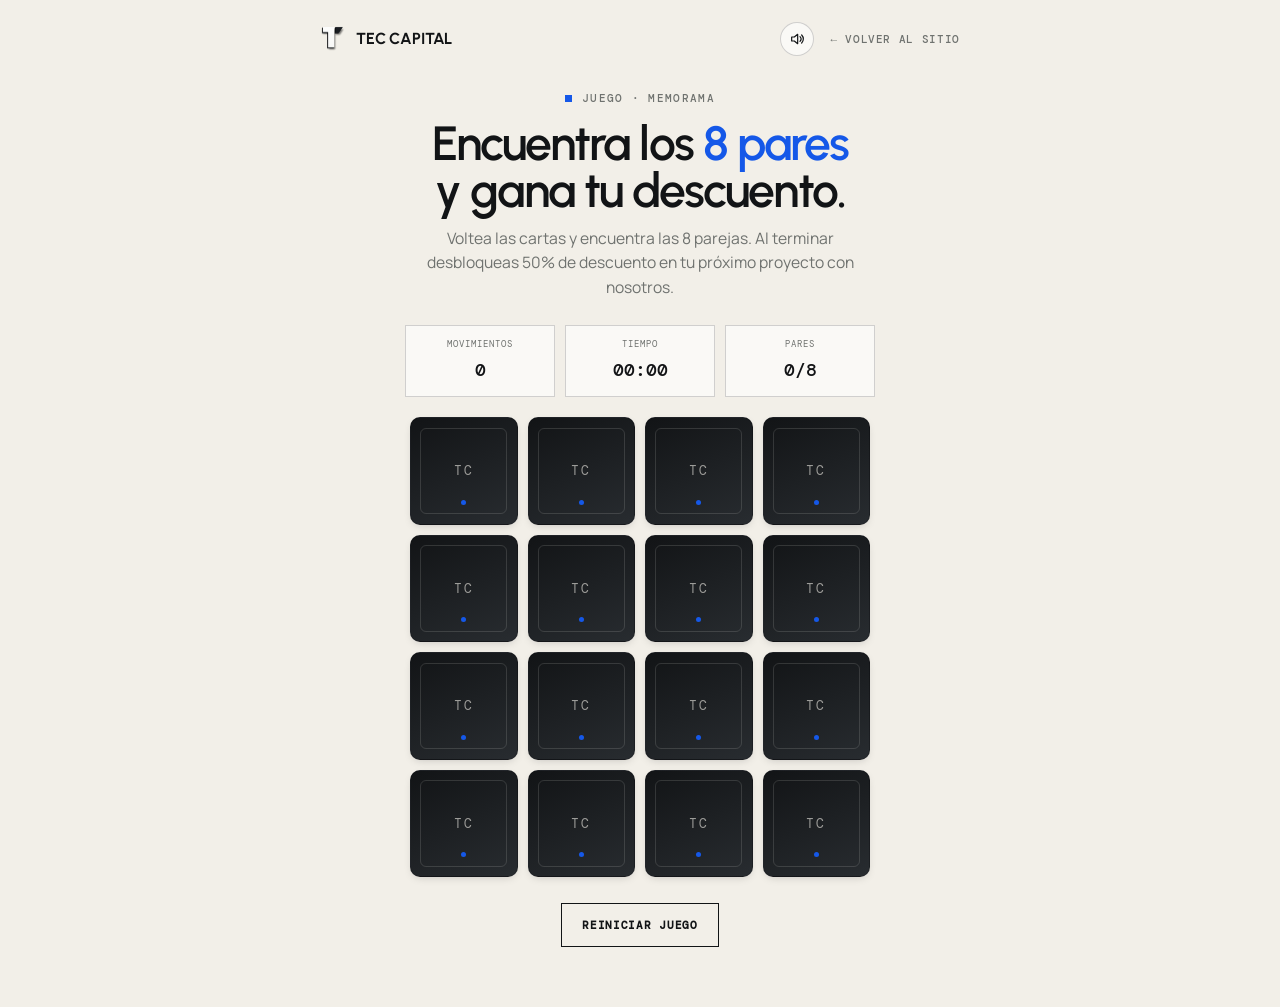
<file: juego/index.html>
<!DOCTYPE html>
<html lang="es-MX">
<head>
<meta charset="UTF-8">
<meta name="viewport" content="width=device-width, initial-scale=1, viewport-fit=cover">
<meta name="theme-color" content="#f2efe8">
<title>Memorama TEC CAPITAL — Gana 50% de descuento</title>
<meta name="description" content="Encuentra los 8 pares y desbloquea 50% de descuento en tu próximo proyecto con TEC CAPITAL.">
<meta name="robots" content="noindex">
<link rel="icon" type="image/png" href="../assets/img/logo-t-hd.png">
<link rel="preconnect" href="https://fonts.googleapis.com">
<link rel="preconnect" href="https://fonts.gstatic.com" crossorigin>
<link href="https://fonts.googleapis.com/css2?family=DM+Mono:wght@300;400;500&family=Manrope:wght@400;500;600;700&family=Urbanist:wght@500;600;700&display=swap" rel="stylesheet">
<style>
  :root{
    --paper:#f2efe8; --paper-deep:#e7e3db; --white:#faf9f6;
    --ink:#121416; --ink-soft:#282c30; --blue:#1558e8; --blue-dark:#0d41b5;
    --muted:#6f726f; --line:rgba(18,20,22,.18); --line-soft:rgba(18,20,22,.1);
    --sans:'Manrope',sans-serif; --display:'Urbanist',sans-serif; --mono:'DM Mono',monospace;
    --wrap:640px; --ease:cubic-bezier(.2,.76,.22,1);
  }
  *,*::before,*::after{box-sizing:border-box;}
  html{scroll-behavior:smooth;}
  body{
    margin:0; min-width:320px; min-height:100vh; overflow-x:hidden;
    color:var(--ink); background:var(--paper); font-family:var(--sans);
    font-size:16px; line-height:1.55; -webkit-font-smoothing:antialiased;
    display:flex; flex-direction:column;
  }
  body.modal-open{overflow:hidden; touch-action:none;}
  a{color:inherit; text-decoration:none;}
  button{color:inherit; font:inherit; cursor:pointer;}
  img{display:block; max-width:100%;}
  ::selection{color:#fff; background:var(--blue);}
  :focus-visible{outline:2px solid var(--blue); outline-offset:3px;}
  .wrap{width:min(var(--wrap), calc(100% - 40px)); margin-inline:auto;}

  header{padding:22px 0 10px;}
  .brand{display:inline-flex; align-items:center; gap:10px; font-family:var(--display); font-weight:700; font-size:1rem; letter-spacing:-.01em;}
  .brand img{width:26px; height:26px;}
  .header-actions{margin-left:auto; display:flex; align-items:center; gap:16px;}
  .back{font:500 .68rem var(--mono); text-transform:uppercase; letter-spacing:.06em; color:var(--muted); display:inline-flex; align-items:center; gap:6px;}
  .back:hover{color:var(--ink);}
  header .wrap{display:flex; align-items:center; justify-content:space-between;}
  .sound-toggle{
    display:inline-flex; align-items:center; justify-content:center; width:34px; height:34px;
    border:1px solid var(--line); border-radius:50%; background:var(--white); flex-shrink:0;
    transition:border-color .2s, background .2s, transform .2s;
  }
  .sound-toggle:hover{border-color:var(--ink); transform:translateY(-1px);}
  .sound-toggle svg{width:16px; height:16px; stroke:var(--ink); fill:none; stroke-width:1.8; stroke-linecap:round; stroke-linejoin:round;}
  .sound-toggle .icon-off{display:none;}
  .sound-toggle.is-muted .icon-on{display:none;}
  .sound-toggle.is-muted .icon-off{display:block;}
  .sound-toggle.is-muted{background:var(--paper-deep);}

  main{flex:1; padding:18px 0 60px;}

  .intro{text-align:center; margin-bottom:26px;}
  .eyebrow{display:inline-flex; align-items:center; gap:10px; margin-bottom:16px; font:500 .68rem/1 var(--mono); letter-spacing:.12em; text-transform:uppercase; color:var(--muted);}
  .eyebrow::before{content:''; width:7px; height:7px; background:var(--blue);}
  h1{margin:0 0 12px; font-family:var(--display); font-weight:600; letter-spacing:-.04em; line-height:.98; font-size:clamp(2.1rem, 8vw, 3rem);}
  h1 em{color:var(--blue); font-style:normal;}
  .intro p{margin:0 auto; max-width:440px; color:var(--muted); font-size:.98rem;}

  .stats{display:flex; justify-content:center; gap:10px; margin:22px 0 20px;}
  .stat{flex:1; max-width:150px; padding:12px 8px; text-align:center; background:var(--white); border:1px solid var(--line);}
  .stat small{display:block; margin-bottom:6px; font:400 .58rem var(--mono); letter-spacing:.1em; text-transform:uppercase; color:var(--muted);}
  .stat span{font-family:var(--mono); font-size:1.15rem; font-weight:500;}

  .board{
    display:grid; grid-template-columns:repeat(4, 1fr); gap:10px;
    max-width:460px; margin:0 auto;
  }
  .card{
    position:relative; aspect-ratio:1/1; perspective:800px;
  }
  .card button{
    all:unset; position:absolute; inset:0; display:block; transform-style:preserve-3d;
    transition:transform .5s var(--ease); border-radius:10px;
  }
  .card.flipped button, .card.matched button{transform:rotateY(180deg);}
  .face{
    position:absolute; inset:0; display:flex; align-items:center; justify-content:center;
    backface-visibility:hidden; border-radius:10px; border:1px solid var(--line);
    box-shadow:0 3px 10px -4px rgba(18,20,22,.25);
    overflow:hidden;
  }
  .face-back{
    background:linear-gradient(155deg, var(--ink) 0%, var(--ink-soft) 100%);
    color:var(--paper);
  }
  .face-back::before{
    content:''; position:absolute; inset:9%; border:1px solid rgba(242,239,232,.14); border-radius:6px;
  }
  .face-back::after{content:'TC'; font-family:var(--mono); font-size:.8rem; letter-spacing:.14em; opacity:.6;}
  .face-back .dot{position:absolute; bottom:18%; width:5px; height:5px; border-radius:50%; background:var(--blue);}
  .face-front{
    background:var(--white); transform:rotateY(180deg);
  }
  .icon-badge{
    width:64%; height:64%; border-radius:50%; display:flex; align-items:center; justify-content:center;
    background:radial-gradient(circle at 32% 28%, #ffffff, #dde8fc 55%, #c2d4f7 100%);
    box-shadow:inset 0 0 0 1px rgba(18,20,22,.07), 0 6px 14px -7px rgba(21,88,232,.45);
    transition:background .3s, box-shadow .3s;
  }
  .icon-badge svg{width:62%; height:62%; stroke:var(--blue-dark); fill:none; stroke-width:2; stroke-linecap:round; stroke-linejoin:round;}
  .card.matched .icon-badge{
    background:radial-gradient(circle at 32% 28%, #5680f2, var(--blue-dark) 100%);
    box-shadow:inset 0 0 0 1px rgba(255,255,255,.25), 0 0 0 4px rgba(21,88,232,.16), 0 10px 20px -6px rgba(13,65,181,.55);
    animation:matchPulse .45s var(--ease);
  }
  .card.matched .icon-badge svg{stroke:#fff;}
  @keyframes matchPulse{
    0%{transform:scale(.86);}
    55%{transform:scale(1.1);}
    100%{transform:scale(1);}
  }
  .card:not(.flipped):not(.matched) button:active{transform:scale(.96);}

  .again{
    display:block; margin:26px auto 0; padding:0 20px; min-height:44px; border:1px solid var(--ink);
    background:transparent; font:600 .7rem var(--mono); text-transform:uppercase; letter-spacing:.06em;
    transition:background .25s, color .25s;
  }
  .again:hover{background:var(--ink); color:var(--paper);}

  .overlay{
    position:fixed; inset:0; z-index:200; display:flex; align-items:center; justify-content:center;
    padding:20px; background:rgba(18,20,22,.72); opacity:0; pointer-events:none; transition:opacity .35s var(--ease);
    overscroll-behavior:contain;
  }
  .overlay.show{opacity:1; pointer-events:auto;}
  .modal{
    width:100%; max-width:420px; background:var(--paper); border:1px solid var(--ink);
    padding:34px 28px 28px; text-align:center; transform:translateY(16px) scale(.98); transition:transform .35s var(--ease);
    max-height:88vh; overflow-y:auto; overscroll-behavior:contain;
  }
  .overlay.show .modal{transform:none;}
  .modal .badge{display:inline-flex; align-items:center; gap:8px; margin-bottom:16px; padding:6px 12px; background:var(--blue); color:#fff; font:600 .68rem var(--mono); letter-spacing:.08em; text-transform:uppercase;}
  .modal h2{margin:0 0 10px; font-family:var(--display); font-weight:700; letter-spacing:-.03em; font-size:clamp(2rem, 8vw, 2.5rem); line-height:.98;}
  .modal h2 span{color:var(--blue);}
  .modal p{margin:0 0 18px; color:var(--muted); font-size:.92rem;}
  .code{
    margin:0 0 22px; padding:14px 10px; background:var(--white); border:1px dashed var(--line);
    font:500 1.1rem var(--mono); letter-spacing:.08em;
  }
  .code small{display:block; margin-bottom:6px; font:400 .58rem var(--mono); letter-spacing:.1em; text-transform:uppercase; color:var(--muted);}
  .modal-actions{display:flex; flex-direction:column; gap:10px;}
  .wa-btn{
    display:flex; align-items:center; justify-content:center; gap:10px; min-height:50px; padding:0 18px;
    background:var(--ink); color:#fff; font:600 .74rem var(--mono); text-transform:uppercase; letter-spacing:.04em;
    transition:background .25s, transform .25s;
  }
  .wa-btn:hover{background:var(--blue); transform:translateY(-2px);}
  .wa-btn svg{width:18px; height:18px; fill:currentColor; flex-shrink:0;}
  .replay{margin-top:14px; font:500 .68rem var(--mono); text-transform:uppercase; letter-spacing:.06em; color:var(--muted); text-decoration:underline; text-underline-offset:3px;}
  .replay:hover{color:var(--ink);}

  .confetti-layer{position:fixed; inset:0; z-index:210; pointer-events:none; overflow:hidden;}
  .confetti-piece{
    position:absolute; top:-12px; width:7px; height:13px; opacity:.95; border-radius:1px;
    animation-name:confettiFall; animation-timing-function:cubic-bezier(.36,.15,.66,.9); animation-fill-mode:forwards;
  }
  @keyframes confettiFall{
    0%{transform:translate(0,0) rotate(0deg); opacity:1;}
    100%{transform:translate(var(--drift),108vh) rotate(var(--rot)); opacity:.85;}
  }

  @media (max-width:480px){
    .board{gap:8px;}
    .stat{padding:10px 6px;}
  }
</style>
</head>
<body>

<header>
  <div class="wrap">
    <a class="brand" href="../index.html"><img src="../assets/img/logo-t-hd.png" alt=""> TEC CAPITAL</a>
    <div class="header-actions">
      <button class="sound-toggle" id="soundToggle" type="button" aria-pressed="false" aria-label="Silenciar sonido">
        <svg class="icon-on" viewBox="0 0 24 24"><path d="M4 9v6h4l5 4V5L8 9H4Z"/><path d="M16.5 8.5a5 5 0 0 1 0 7M19 6a8.5 8.5 0 0 1 0 12"/></svg>
        <svg class="icon-off" viewBox="0 0 24 24"><path d="M4 9v6h4l5 4V5L8 9H4Z"/><path d="m16 9 5 6M21 9l-5 6"/></svg>
      </button>
      <a class="back" href="../index.html#contacto">← Volver al sitio</a>
    </div>
  </div>
</header>

<main>
  <div class="wrap">
    <div class="intro">
      <span class="eyebrow">Juego · Memorama</span>
      <h1>Encuentra los <em>8 pares</em><br>y gana tu descuento.</h1>
      <p>Voltea las cartas y encuentra las 8 parejas. Al terminar desbloqueas 50% de descuento en tu próximo proyecto con nosotros.</p>
    </div>

    <div class="stats">
      <div class="stat"><small>Movimientos</small><span id="moves">0</span></div>
      <div class="stat"><small>Tiempo</small><span id="time">00:00</span></div>
      <div class="stat"><small>Pares</small><span id="pairs">0/8</span></div>
    </div>

    <div class="board" id="board"></div>

    <button class="again" id="restartBtn" type="button">Reiniciar juego</button>
  </div>
</main>

<div class="overlay" id="overlay">
  <div class="modal">
    <span class="badge">¡Ganaste!</span>
    <h2>50% <span>de descuento</span></h2>
    <p>Completaste el memorama en <strong id="finalMoves">0</strong> movimientos y <strong id="finalTime">00:00</strong>. Muestra este código y escríbenos para aplicarlo a tu próximo proyecto.</p>
    <div class="code"><small>Tu código</small><span id="promoCode">TC50-0000</span></div>
    <div class="modal-actions">
      <a class="wa-btn" id="wa1" href="#" target="_blank" rel="noopener">
        <svg viewBox="0 0 24 24"><path d="M17.472 14.382c-.297-.149-1.758-.867-2.03-.967-.273-.099-.471-.148-.67.15-.197.297-.767.966-.94 1.164-.173.199-.347.223-.644.075-.297-.15-1.255-.463-2.39-1.475-.883-.788-1.48-1.761-1.653-2.059-.173-.297-.018-.458.13-.606.134-.133.298-.347.446-.52.149-.174.198-.298.298-.497.099-.198.05-.371-.025-.52-.075-.149-.669-1.612-.916-2.207-.242-.579-.487-.5-.669-.51-.173-.008-.371-.01-.57-.01-.198 0-.52.074-.792.372-.272.297-1.04 1.016-1.04 2.479 0 1.462 1.065 2.875 1.213 3.074.149.198 2.096 3.2 5.077 4.487.709.306 1.262.489 1.694.625.712.227 1.36.195 1.871.118.571-.085 1.758-.719 2.006-1.413.248-.694.248-1.289.173-1.413-.074-.124-.272-.198-.57-.347z"/><path d="M12 0C5.373 0 0 5.373 0 12c0 2.138.563 4.14 1.535 5.874L0 24l6.29-1.508A11.95 11.95 0 0012 24c6.627 0 12-5.373 12-12S18.627 0 12 0zm0 21.818a9.814 9.814 0 01-5.058-1.4l-.361-.214-3.735.896.944-3.653-.235-.374A9.817 9.817 0 012.182 12C2.182 6.57 6.57 2.182 12 2.182S21.818 6.57 21.818 12 17.43 21.818 12 21.818z"/></svg>
        Escribir al +52 236 111 2213
      </a>
      <a class="wa-btn" id="wa2" href="#" target="_blank" rel="noopener">
        <svg viewBox="0 0 24 24"><path d="M17.472 14.382c-.297-.149-1.758-.867-2.03-.967-.273-.099-.471-.148-.67.15-.197.297-.767.966-.94 1.164-.173.199-.347.223-.644.075-.297-.15-1.255-.463-2.39-1.475-.883-.788-1.48-1.761-1.653-2.059-.173-.297-.018-.458.13-.606.134-.133.298-.347.446-.52.149-.174.198-.298.298-.497.099-.198.05-.371-.025-.52-.075-.149-.669-1.612-.916-2.207-.242-.579-.487-.5-.669-.51-.173-.008-.371-.01-.57-.01-.198 0-.52.074-.792.372-.272.297-1.04 1.016-1.04 2.479 0 1.462 1.065 2.875 1.213 3.074.149.198 2.096 3.2 5.077 4.487.709.306 1.262.489 1.694.625.712.227 1.36.195 1.871.118.571-.085 1.758-.719 2.006-1.413.248-.694.248-1.289.173-1.413-.074-.124-.272-.198-.57-.347z"/><path d="M12 0C5.373 0 0 5.373 0 12c0 2.138.563 4.14 1.535 5.874L0 24l6.29-1.508A11.95 11.95 0 0012 24c6.627 0 12-5.373 12-12S18.627 0 12 0zm0 21.818a9.814 9.814 0 01-5.058-1.4l-.361-.214-3.735.896.944-3.653-.235-.374A9.817 9.817 0 012.182 12C2.182 6.57 6.57 2.182 12 2.182S21.818 6.57 21.818 12 17.43 21.818 12 21.818z"/></svg>
        Escribir al +52 238 147 9821
      </a>
    </div>
    <a class="replay" id="replayBtn" href="#">Jugar otra vez</a>
  </div>
</div>

<div class="confetti-layer" id="confettiLayer" aria-hidden="true"></div>

<script>
(() => {
  // 8 iconos universales y amigables (nada de programación)
  const icons = [
    '<path d="M12 3.2l2.7 5.5 6 .9-4.3 4.2 1 6-5.4-2.8-5.4 2.8 1-6L3.3 9.6l6-.9L12 3.2Z" stroke-linejoin="round"/>',                                                                       // estrella
    '<path d="M12 20.3S4.2 15.4 4.2 10C4.2 7.3 6.3 5.2 8.8 5.2c1.4 0 2.6.7 3.2 1.7.6-1 1.8-1.7 3.2-1.7 2.5 0 4.6 2.1 4.6 4.8 0 5.4-7.8 10.3-7.8 10.3Z" stroke-linejoin="round"/>',        // corazón
    '<path d="M3.8 8.2 6.9 17.5h10.2l3.1-9.3-4.9 3.2L12 5.6 8.7 11.4 3.8 8.2Z" stroke-linejoin="round"/><path d="M6.9 20h10.2"/>',                                                          // corona
    '<path d="M8.2 4h7.6v6a3.8 3.8 0 0 1-7.6 0V4Z"/><path d="M8.2 5.5H5.1a3.1 3.1 0 0 0 3.2 3.6M15.8 5.5h3.1a3.1 3.1 0 0 1-3.2 3.6"/><path d="M12 13.8v2.7M8.8 20h6.4M10 16.5h4l.8 3.5H9.2l.8-3.5Z" stroke-linejoin="round"/>',   // trofeo
    '<path d="M20 13.6A8 8 0 1 1 10.4 4 6.6 6.6 0 0 0 20 13.6Z" stroke-linejoin="round"/>',                                                                                                 // luna
    '<circle cx="12" cy="12" r="4"/><path d="M12 2.8v2.2M12 19v2.2M2.8 12H5M19 12h2.2M5.5 5.5 7 7M17 17l1.5 1.5M18.5 5.5 17 7M7 17l-1.5 1.5"/>',                                            // sol
    '<path d="M9.3 18.3V6.2L19 4.2v12.1"/><circle cx="7" cy="18.3" r="2.3"/><circle cx="16.7" cy="16.3" r="2.3"/>',                                                                          // música
    '<path d="M4.5 9.2h15v3.6h-15zM6 12.8h12V20H6zM12 9.2V20" stroke-linejoin="round"/><path d="M12 9.2c-3.8 0-4.9-1.4-4.9-2.9a2 2 0 0 1 3.9-.6c.9 1.2 1 3.5 1 3.5Zm0 0c3.8 0 4.9-1.4 4.9-2.9a2 2 0 0 0-3.9-.6c-.9 1.2-1 3.5-1 3.5Z"/>'  // regalo
  ];

  const board = document.getElementById('board');
  const movesEl = document.getElementById('moves');
  const timeEl = document.getElementById('time');
  const pairsEl = document.getElementById('pairs');
  const overlay = document.getElementById('overlay');
  const confettiLayer = document.getElementById('confettiLayer');
  const soundToggle = document.getElementById('soundToggle');

  // --- Motor de sonido (Web Audio API, sin archivos externos) ---
  const Sound = (() => {
    let ctx = null;
    let muted = localStorage.getItem('tc-game-muted') === '1';
    soundToggle.classList.toggle('is-muted', muted);
    soundToggle.setAttribute('aria-pressed', String(muted));

    function getCtx(){
      if (!ctx) ctx = new (window.AudioContext || window.webkitAudioContext)();
      if (ctx.state === 'suspended') ctx.resume();
      return ctx;
    }
    function tone(freq, start, duration, type, peak){
      if (muted) return;
      try {
        const c = getCtx();
        const osc = c.createOscillator();
        const gain = c.createGain();
        osc.type = type;
        osc.frequency.setValueAtTime(freq, c.currentTime + start);
        gain.gain.setValueAtTime(0, c.currentTime + start);
        gain.gain.linearRampToValueAtTime(peak, c.currentTime + start + .015);
        gain.gain.exponentialRampToValueAtTime(.0001, c.currentTime + start + duration);
        osc.connect(gain).connect(c.destination);
        osc.start(c.currentTime + start);
        osc.stop(c.currentTime + start + duration + .03);
      } catch (e) { /* audio no disponible, se ignora */ }
    }
    return {
      flip(){ tone(520, 0, .09, 'triangle', .12); },
      match(){ tone(660, 0, .12, 'sine', .16); tone(880, .09, .2, 'sine', .14); },
      miss(){ tone(180, 0, .18, 'sawtooth', .09); },
      win(){ [523.25, 659.25, 783.99, 1046.5].forEach((f, i) => tone(f, i * .11, .24, 'triangle', .15)); },
      toggleMute(){
        muted = !muted;
        localStorage.setItem('tc-game-muted', muted ? '1' : '0');
        soundToggle.classList.toggle('is-muted', muted);
        soundToggle.setAttribute('aria-pressed', String(muted));
        if (!muted) getCtx();
        return muted;
      }
    };
  })();
  soundToggle.addEventListener('click', () => Sound.toggleMute());

  function launchConfetti(){
    const colors = ['#1558e8', '#0d41b5', '#f2efe8', '#ffffff'];
    const frag = document.createDocumentFragment();
    for (let i = 0; i < 30; i++){
      const p = document.createElement('span');
      p.className = 'confetti-piece';
      p.style.left = Math.random() * 100 + '%';
      p.style.background = colors[i % colors.length];
      p.style.animationDelay = (Math.random() * .35) + 's';
      p.style.animationDuration = (1.5 + Math.random() * 1.1) + 's';
      p.style.setProperty('--rot', (Math.random() * 360) + 'deg');
      p.style.setProperty('--drift', (Math.random() * 90 - 45) + 'px');
      frag.appendChild(p);
    }
    confettiLayer.appendChild(frag);
    setTimeout(() => { confettiLayer.innerHTML = ''; }, 3200);
  }

  let cards = [], flipped = [], matched = 0, moves = 0, seconds = 0, timer = null, lock = false, started = false;

  function shuffle(arr){
    for(let i = arr.length - 1; i > 0; i--){
      const j = Math.floor(Math.random() * (i + 1));
      [arr[i], arr[j]] = [arr[j], arr[i]];
    }
    return arr;
  }

  function pad(n){ return n.toString().padStart(2, '0'); }

  function tick(){
    seconds++;
    timeEl.textContent = pad(Math.floor(seconds / 60)) + ':' + pad(seconds % 60);
  }

  function buildBoard(){
    board.innerHTML = '';
    flipped = []; matched = 0; moves = 0; seconds = 0; lock = false; started = false;
    movesEl.textContent = '0';
    timeEl.textContent = '00:00';
    pairsEl.textContent = '0/8';
    clearInterval(timer);

    const deck = shuffle([...icons, ...icons].map((svg, i) => ({ svg, key: i % icons.length })));
    cards = shuffle(deck);

    cards.forEach((item, idx) => {
      const cardEl = document.createElement('div');
      cardEl.className = 'card';
      cardEl.dataset.key = item.key;
      cardEl.dataset.idx = idx;
      cardEl.innerHTML = `
        <button type="button" aria-label="Carta">
          <span class="face face-back"><span class="dot"></span></span>
          <span class="face face-front"><span class="icon-badge"><svg viewBox="0 0 24 24">${item.svg}</svg></span></span>
        </button>`;
      cardEl.querySelector('button').addEventListener('click', () => flipCard(cardEl));
      board.appendChild(cardEl);
    });
  }

  function flipCard(cardEl){
    if (lock || cardEl.classList.contains('flipped') || cardEl.classList.contains('matched')) return;
    if (!started){ started = true; timer = setInterval(tick, 1000); }

    cardEl.classList.add('flipped');
    Sound.flip();
    flipped.push(cardEl);

    if (flipped.length === 2){
      lock = true;
      moves++;
      movesEl.textContent = moves;
      const [a, b] = flipped;
      if (a.dataset.key === b.dataset.key){
        setTimeout(() => {
          a.classList.add('matched');
          b.classList.add('matched');
          Sound.match();
          matched++;
          pairsEl.textContent = matched + '/8';
          flipped = [];
          lock = false;
          if (matched === 8) finishGame();
        }, 350);
      } else {
        setTimeout(() => {
          Sound.miss();
          a.classList.remove('flipped');
          b.classList.remove('flipped');
          flipped = [];
          lock = false;
        }, 750);
      }
    }
  }

  function finishGame(){
    clearInterval(timer);
    document.getElementById('finalMoves').textContent = moves;
    document.getElementById('finalTime').textContent = timeEl.textContent;

    const code = 'TC50-' + Math.floor(1000 + Math.random() * 9000);
    document.getElementById('promoCode').textContent = code;

    const msg = encodeURIComponent(`Hola TEC CAPITAL, gané el memorama y tengo el código ${code} para mi 50% de descuento. Quiero platicarles mi proyecto.`);
    document.getElementById('wa1').href = `https://wa.me/5212361112213?text=${msg}`;
    document.getElementById('wa2').href = `https://wa.me/5212381479821?text=${msg}`;

    Sound.win();
    setTimeout(() => {
      overlay.classList.add('show');
      document.body.classList.add('modal-open'); // bloquea el scroll del fondo
      launchConfetti();
    }, 400);
  }

  document.getElementById('restartBtn').addEventListener('click', buildBoard);
  document.getElementById('replayBtn').addEventListener('click', (e) => {
    e.preventDefault();
    overlay.classList.remove('show');
    document.body.classList.remove('modal-open');
    buildBoard();
  });

  buildBoard();
})();
</script>
</body>
</html>
</file>
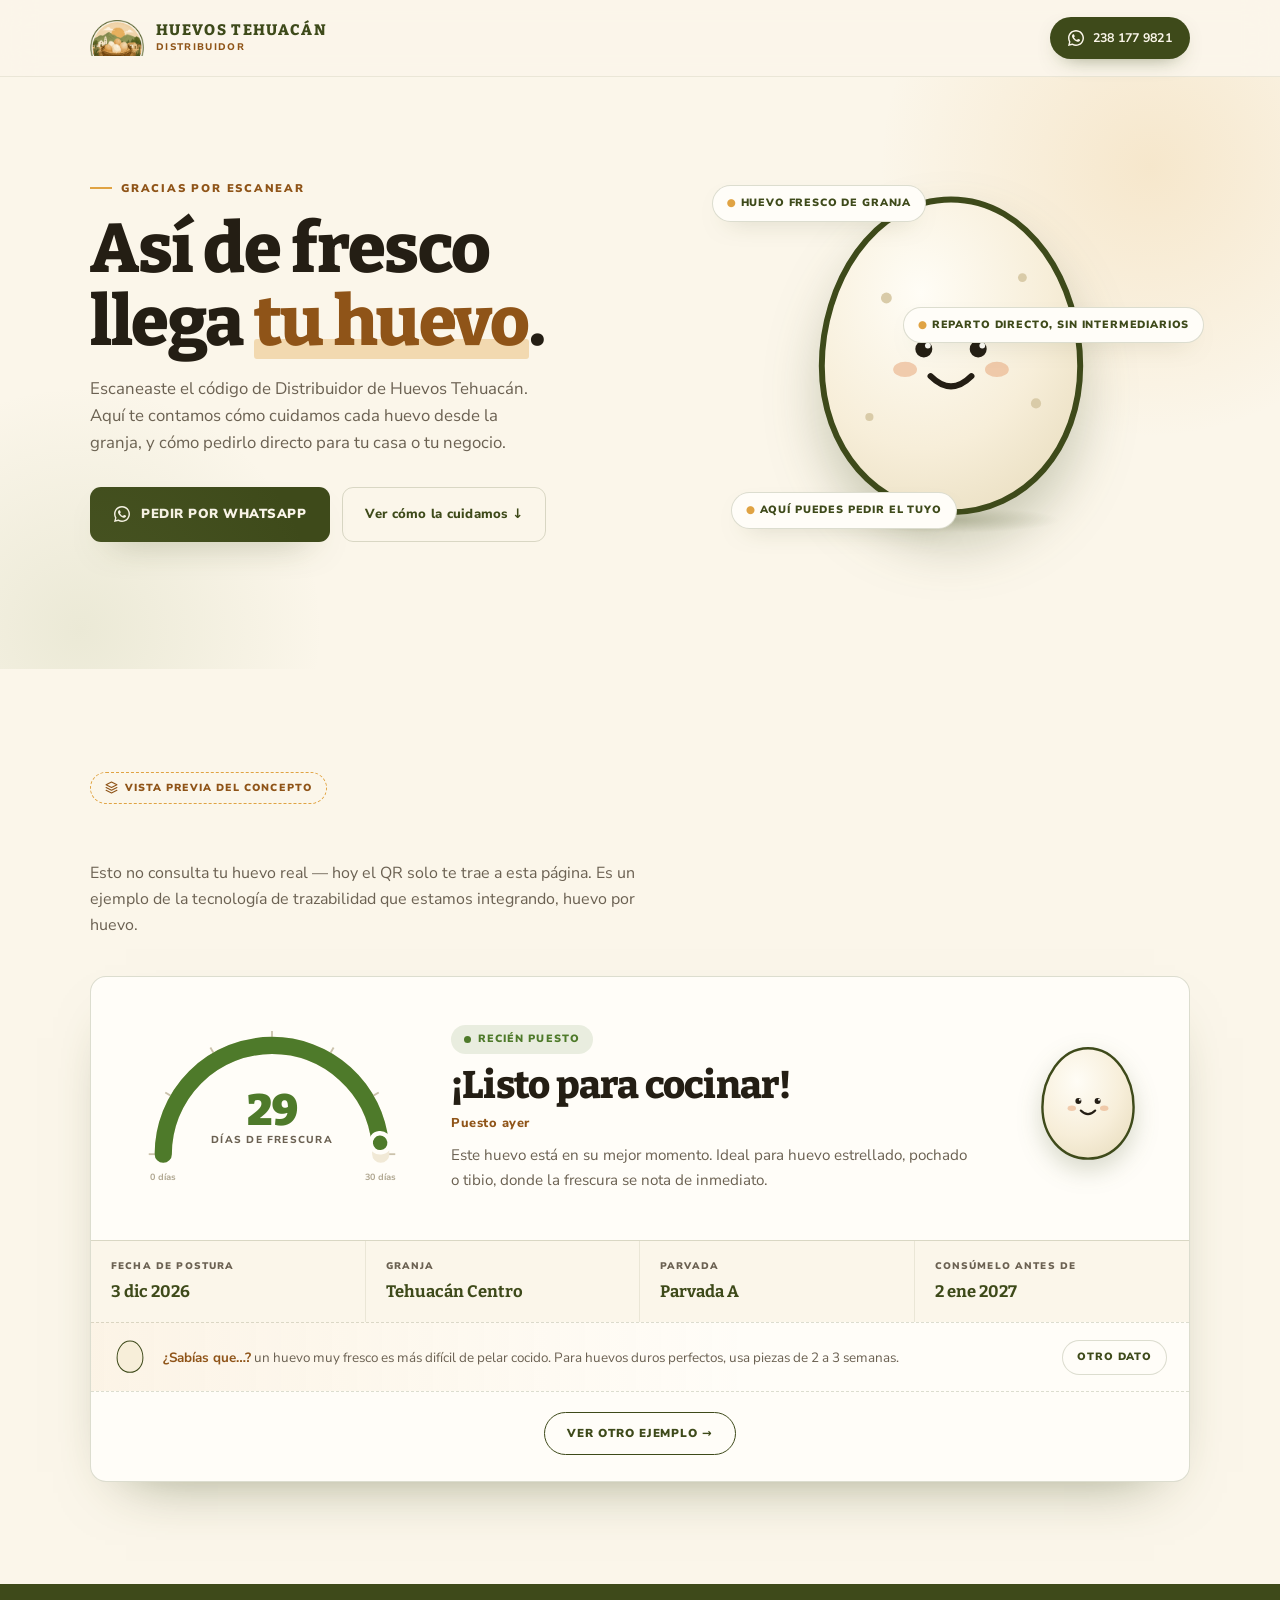
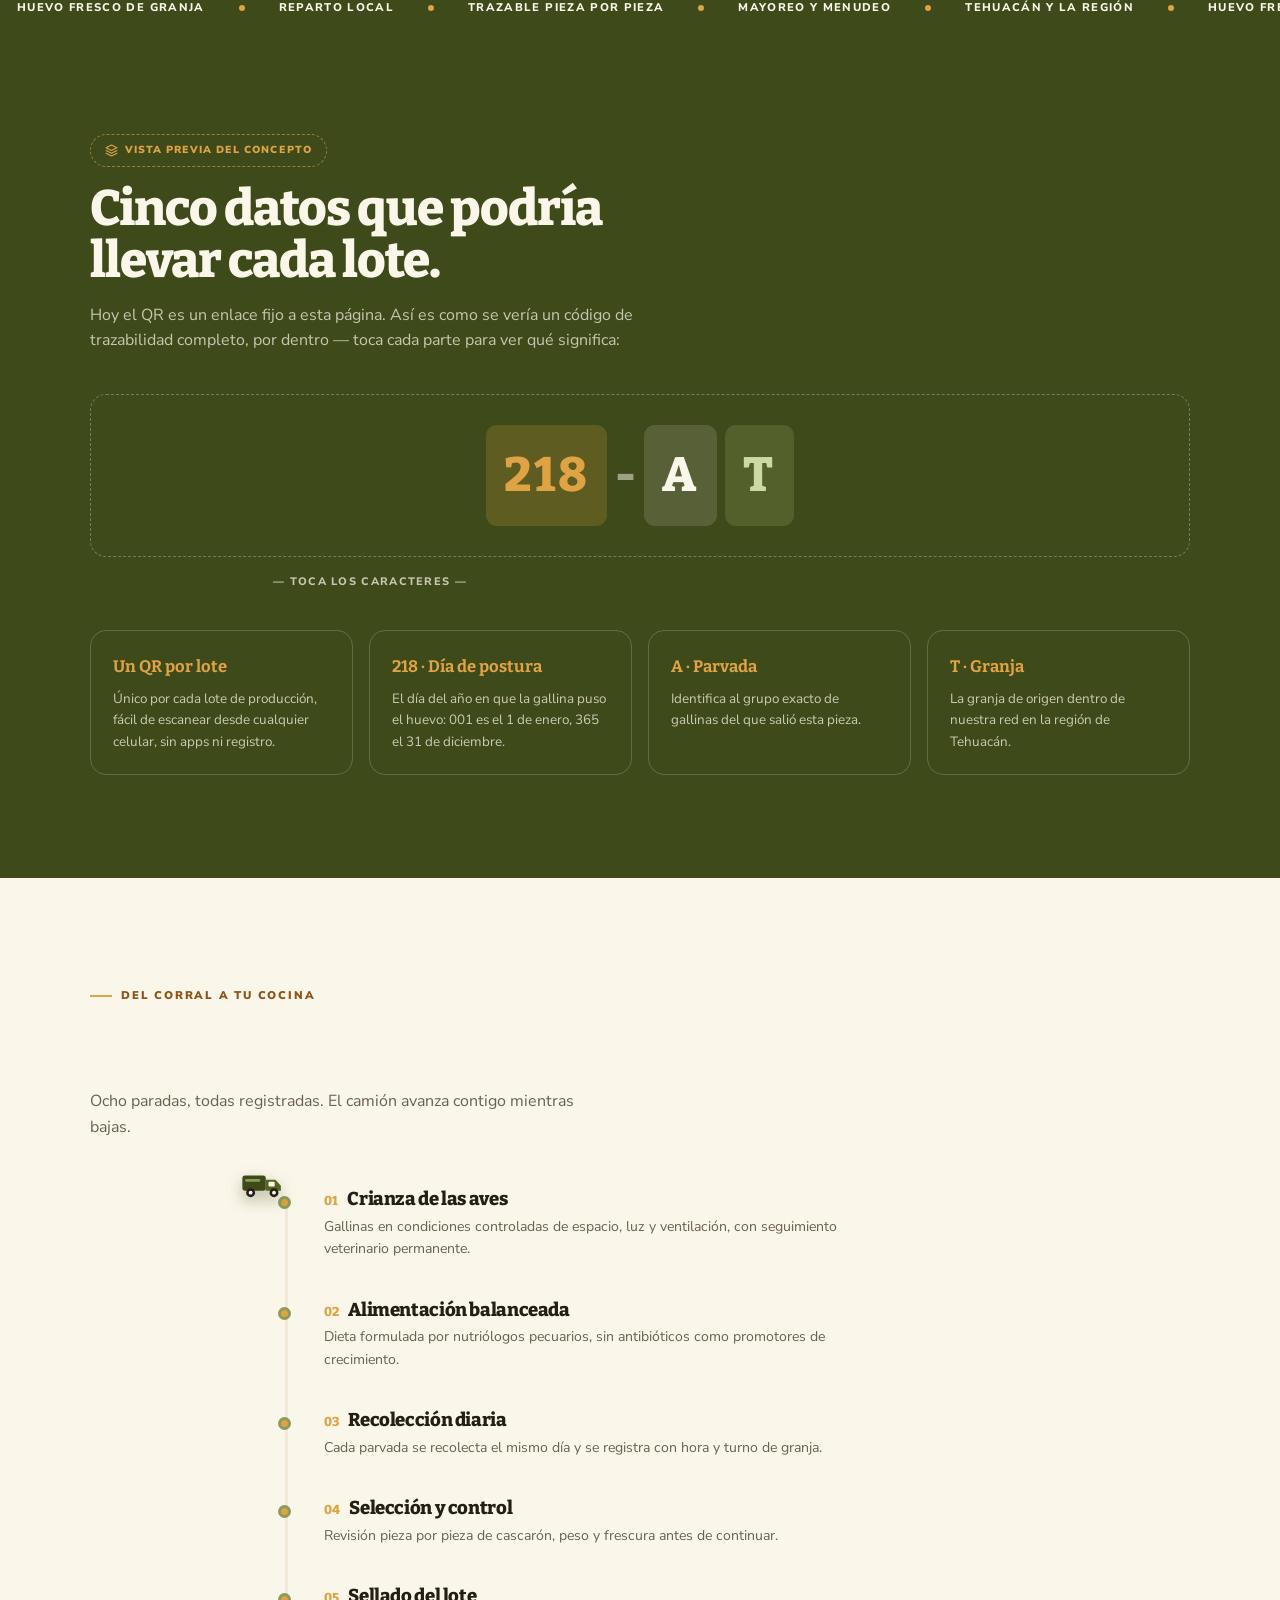
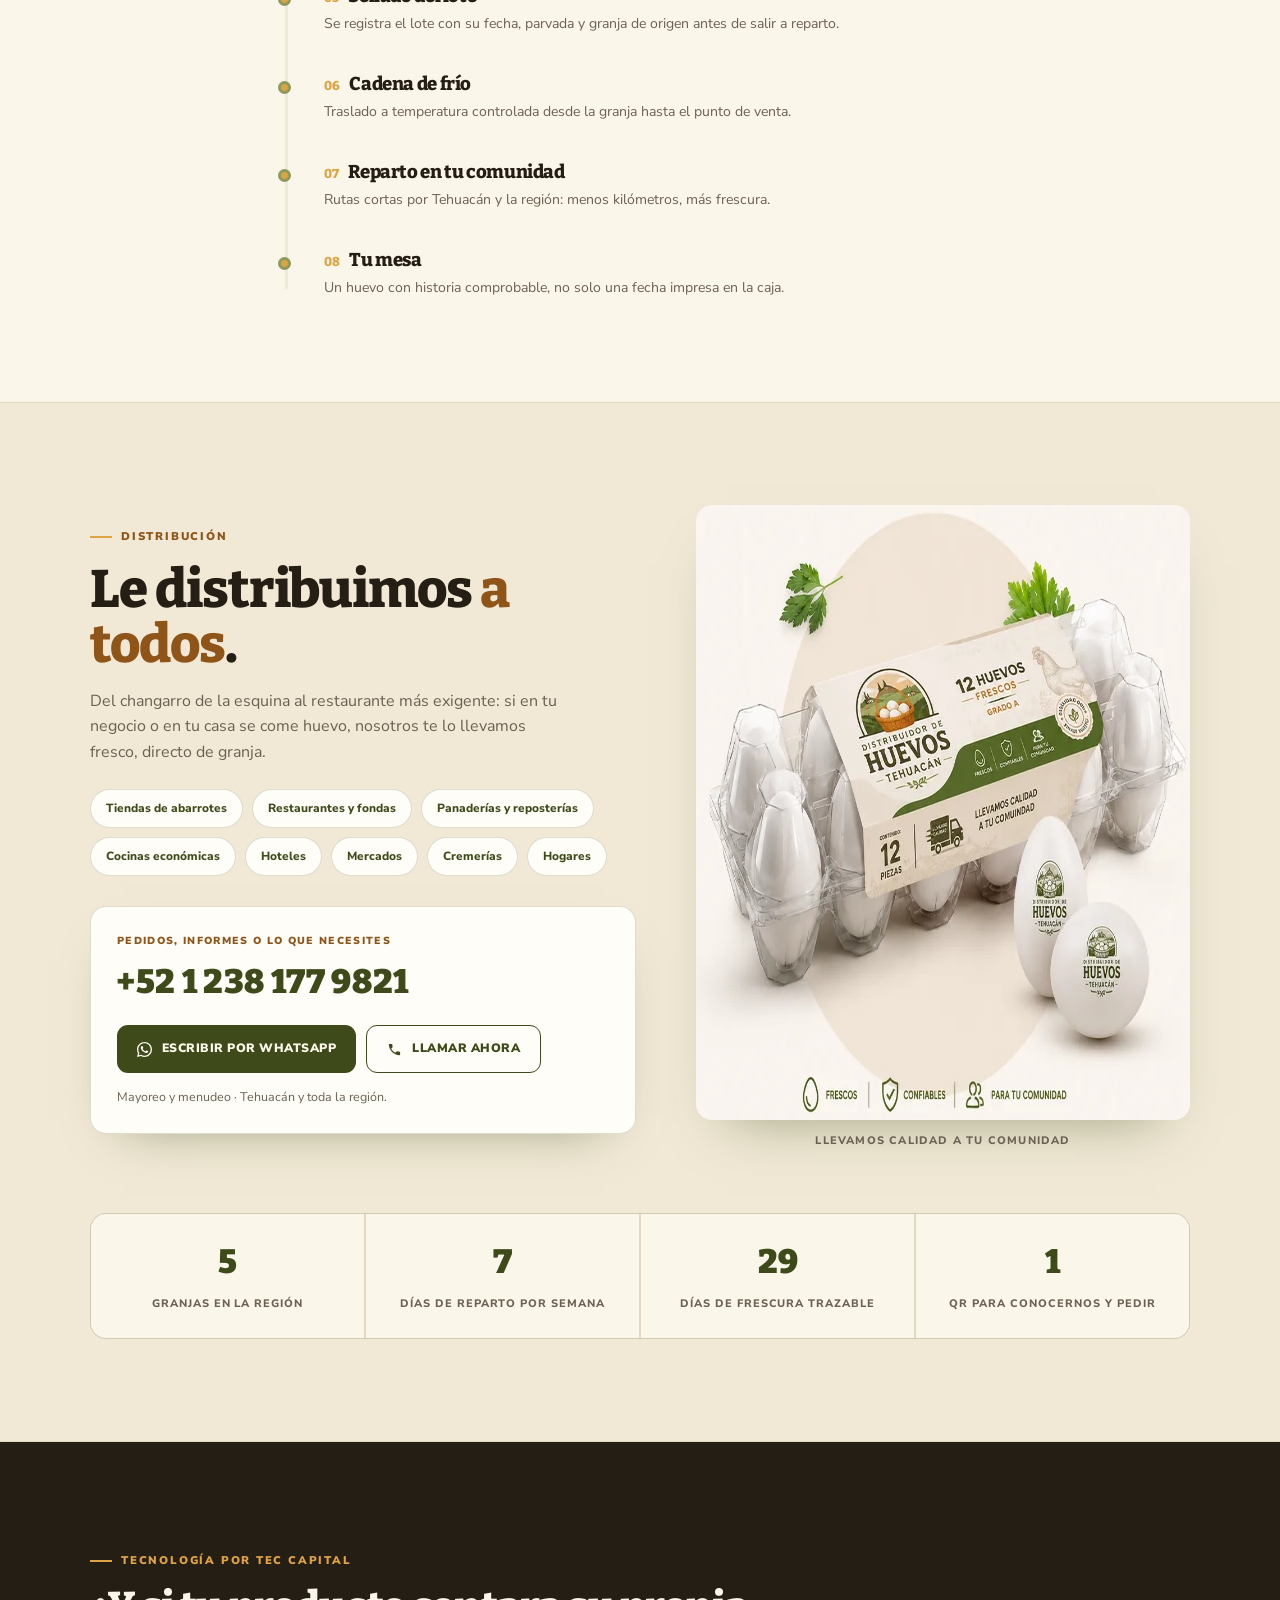
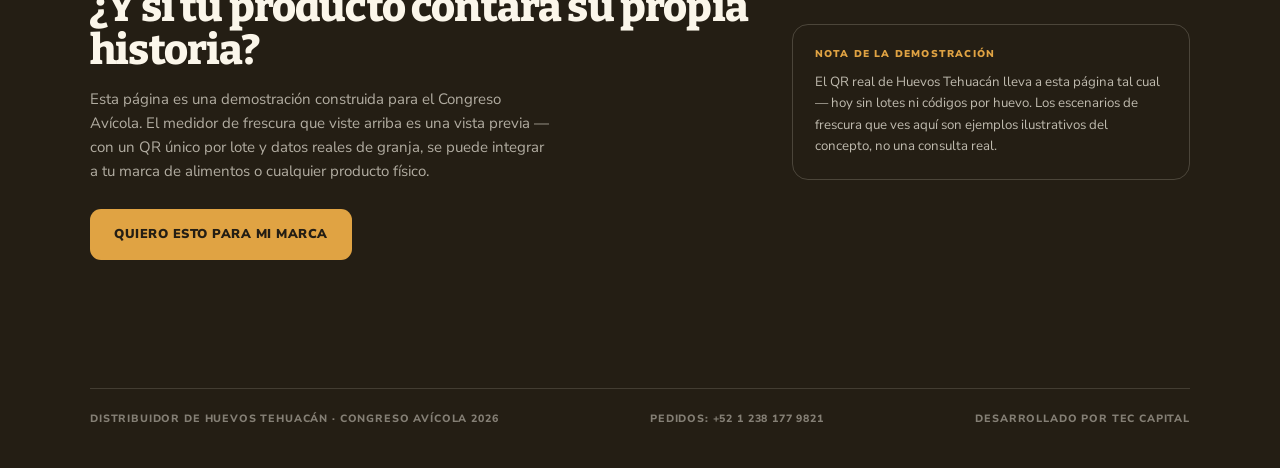
<file: origen/index.html>
<!DOCTYPE html>
<html lang="es-MX">
<head>
<meta charset="UTF-8">
<meta name="viewport" content="width=device-width, initial-scale=1, viewport-fit=cover">
<meta name="theme-color" content="#3E4A1A">
<title>Huevos Tehuacán — Frescura que puedes rastrear</title>
<meta name="description" content="Escaneaste el QR de Distribuidor de Huevos Tehuacán. Conoce cómo cuidamos la frescura de cada huevo, de la granja a tu mesa, y cómo conseguirlos cerca de ti.">
<meta name="robots" content="noindex">
<meta property="og:title" content="¿De dónde vienen tus huevos?">
<meta property="og:description" content="Distribuidor de Huevos Tehuacán — de la granja a tu mesa.">
<link rel="icon" type="image/png" href="../assets/img/tehuacan/emblema.png">
<link rel="preconnect" href="https://fonts.googleapis.com">
<link rel="preconnect" href="https://fonts.gstatic.com" crossorigin>
<link href="https://fonts.googleapis.com/css2?family=Bitter:wght@600;700;800;900&family=Nunito+Sans:opsz,wght@6..12,400;6..12,600;6..12,700;6..12,900&display=swap" rel="stylesheet">
<style>
/* ============================================================================
   HUEVOS TEHUACÁN — página de aterrizaje del QR
   Demo para el Congreso Avícola — construida por TEC CAPITAL

   El QR real pegado en el empaque es un solo enlace fijo, sin parámetros:
     https://teccapitalweb.com/origen/
   No hay código impreso en el cascarón ni datos codificados en el QR — por eso
   la sección de "medidor de frescura" es una VISTA PREVIA DEL CONCEPTO (queda
   clara y etiquetada como tal), no una consulta real de un huevo específico.
   Recorre unos escenarios de ejemplo (ver ESCENARIOS más abajo) en vez de leer
   un valor que el visitante escriba o que venga en la URL.
   ============================================================================ */

:root{
  /* Paleta muestreada del logo */
  --verde:#3E4A1A; --verde-mid:#556520; --verde-soft:#8A9B5C; --verde-pale:#DCE3C4;
  --cafe:#8F5418; --dorado:#E0A343;
  --crema:#FBF6EA; --crema-deep:#F1E9D6; --blanco:#FFFDF8;
  --tinta:#241E14; --tinta-soft:#6B6152;
  --linea:rgba(62,74,26,.18); --linea-soft:rgba(62,74,26,.09);
  /* Estados */
  --ok:#4E7A2A; --bien:#7C9430; --pronto:#D89A2E; --malo:#A8442A;
  --display:'Bitter',Georgia,serif; --body:'Nunito Sans',system-ui,sans-serif;
  --wrap:1100px; --radio:16px; --ease:cubic-bezier(.2,.76,.22,1);
}

*,*::before,*::after{box-sizing:border-box;}
html{scroll-behavior:smooth;}
body{margin:0; min-width:320px; overflow-x:hidden; color:var(--tinta); background:var(--crema);
  font-family:var(--body); font-size:16px; line-height:1.6; -webkit-font-smoothing:antialiased;}
a{color:inherit; text-decoration:none;}
button{font:inherit; color:inherit; cursor:pointer;}
img{display:block; max-width:100%;}
::selection{color:#fff; background:var(--verde);}
:focus-visible{outline:2.5px solid var(--dorado); outline-offset:3px;}
.wrap{width:min(var(--wrap),calc(100% - 40px)); margin-inline:auto;}
.section{padding:clamp(60px,8vw,110px) 0;}
h1,h2,h3{font-family:var(--display); font-weight:800; letter-spacing:-.02em; line-height:1.05; margin:0;}
.kicker{display:inline-flex; align-items:center; gap:9px; margin-bottom:16px;
  font-size:.7rem; font-weight:900; letter-spacing:.16em; text-transform:uppercase; color:var(--cafe);}
.kicker::before{content:''; width:22px; height:2px; background:var(--dorado);}

/* Aparición al hacer scroll */
.reveal{opacity:0; transform:translateY(26px); transition:opacity .7s var(--ease), transform .7s var(--ease);}
.reveal.in{opacity:1; transform:none;}

/* ---------- Encabezado ---------- */
.site-head{position:sticky; top:0; z-index:80; background:rgba(251,246,234,.9);
  backdrop-filter:blur(16px); border-bottom:1px solid var(--linea-soft);}
.site-head .wrap{display:flex; align-items:center; justify-content:space-between; gap:14px; min-height:76px;}
.marca{display:flex; align-items:center; gap:12px;}
.marca img{width:54px; height:auto;}
.marca b{display:block; font-family:var(--display); font-weight:800; font-size:.95rem; line-height:1.1; color:var(--verde);}
.marca span{display:block; font-size:.6rem; font-weight:800; letter-spacing:.14em; text-transform:uppercase; color:var(--cafe);}
.head-wa{display:inline-flex; align-items:center; gap:9px; padding:11px 18px; border-radius:100px;
  background:var(--verde); color:var(--crema); font-weight:900; font-size:.78rem; letter-spacing:.02em;
  transition:background .25s, transform .2s ease; box-shadow:0 8px 22px -12px rgba(62,74,26,.7);}
.head-wa:hover{background:var(--verde-mid); transform:translateY(-2px);}
.head-wa svg{width:16px; height:16px; fill:currentColor; flex-shrink:0;}

/* ---------- Hero ---------- */
.hero{position:relative; overflow:hidden; padding-top:clamp(40px,6vw,70px);}
.hero::before{content:''; position:absolute; top:-200px; right:-160px; width:580px; height:580px;
  border-radius:50%; background:radial-gradient(circle,rgba(224,163,67,.18),transparent 66%); pointer-events:none;}
.hero::after{content:''; position:absolute; bottom:-220px; left:-180px; width:520px; height:520px;
  border-radius:50%; background:radial-gradient(circle,rgba(138,155,92,.14),transparent 66%); pointer-events:none;}
.hero-grid{position:relative; display:grid; grid-template-columns:1.08fr .92fr; gap:clamp(30px,5vw,60px); align-items:center;}
.hero h1{font-size:clamp(2.4rem,5.8vw,4.3rem);}
.hero h1 em{font-style:normal; color:var(--cafe); position:relative; white-space:nowrap;}
.hero h1 em::after{content:''; position:absolute; left:0; right:0; bottom:.06em; height:.28em;
  background:rgba(224,163,67,.35); z-index:-1; border-radius:3px;}
.hero .lead{max-width:460px; margin:18px 0 0; color:var(--tinta-soft); font-size:1.05rem;}

/* Llamadas a la acción del hero */
.hero-actions{display:flex; flex-wrap:wrap; gap:12px; margin-top:30px;}
.btn-hero-wa{position:relative; overflow:hidden; display:inline-flex; align-items:center; gap:11px;
  padding:16px 24px; border:0; border-radius:11px; background:var(--verde); color:var(--crema);
  font-weight:900; font-size:.82rem; letter-spacing:.04em; text-transform:uppercase;
  transition:background .2s, transform .15s ease; box-shadow:0 16px 36px -22px rgba(62,74,26,.7);}
.btn-hero-wa::after{content:''; position:absolute; top:0; bottom:0; left:-70%; width:45%;
  background:linear-gradient(100deg,transparent,rgba(255,253,248,.28),transparent);
  animation:shine 3.4s var(--ease) infinite;}
@keyframes shine{0%,55%{left:-70%;} 85%,100%{left:130%;}}
.btn-hero-wa:hover{background:var(--verde-mid); transform:translateY(-2px);}
.btn-hero-wa svg{width:16px; height:16px; fill:currentColor; flex-shrink:0;}
.btn-ghost{display:inline-flex; align-items:center; gap:8px; padding:16px 22px; border:1.5px solid var(--linea);
  border-radius:11px; color:var(--verde); font-weight:800; font-size:.82rem; letter-spacing:.02em;
  transition:border-color .2s, background .2s, transform .15s ease;}
.btn-ghost:hover{border-color:var(--verde-soft); background:var(--blanco); transform:translateY(-2px);}

/* Insignia "vista previa" para las secciones de concepto (no funcionalidad real hoy) */
.preview-badge{display:inline-flex; align-items:center; gap:7px; margin-bottom:16px; padding:7px 14px;
  border:1.5px dashed var(--dorado); border-radius:100px; font-size:.64rem; font-weight:900;
  letter-spacing:.1em; text-transform:uppercase; color:var(--cafe);}
.sello .preview-badge{color:var(--dorado); border-color:rgba(224,163,67,.6);}
.preview-badge svg{width:13px; height:13px; fill:none; stroke:currentColor;}

/* Botón "ver otro ejemplo" del panel de vista previa */
.example-cta{display:flex; justify-content:center; padding:20px 22px 26px; border-top:1.5px dashed var(--linea);}
.btn-example{padding:11px 22px; border:1.5px solid var(--verde); border-radius:100px; background:transparent;
  color:var(--verde); font-weight:900; font-size:.72rem; letter-spacing:.08em; text-transform:uppercase;
  transition:background .2s, color .2s, transform .2s;}
.btn-example:hover{background:var(--verde); color:var(--crema); transform:translateY(-2px);}

/* ---------- Mascota ---------- */
.mascot-stage{position:relative; display:grid; place-items:center; min-height:420px;}
.mascot{width:min(76%,340px); filter:drop-shadow(0 30px 26px rgba(62,74,26,.25));
  animation:bob 4.2s ease-in-out infinite; transform-origin:50% 92%;}
@keyframes bob{0%,100%{transform:translateY(0) rotate(-1.2deg);} 50%{transform:translateY(-13px) rotate(1.2deg);}}
.mascot-shadow{position:absolute; bottom:8%; left:50%; width:46%; height:26px; transform:translateX(-50%);
  border-radius:50%; background:radial-gradient(ellipse,rgba(62,74,26,.22),transparent 70%);
  animation:shrink 4.2s ease-in-out infinite;}
@keyframes shrink{0%,100%{transform:translateX(-50%) scaleX(1);} 50%{transform:translateX(-50%) scaleX(.82); opacity:.75;}}
.float-chip{position:absolute; z-index:3; padding:9px 14px; border:1.5px solid var(--linea); border-radius:100px;
  background:var(--blanco); font-size:.66rem; font-weight:900; letter-spacing:.08em;
  text-transform:uppercase; color:var(--verde); box-shadow:0 10px 26px -16px rgba(62,74,26,.6);
  animation:chipfloat 5s ease-in-out infinite;}
.float-chip.a{top:9%; left:0; animation-delay:.4s;}
.float-chip.b{top:38%; right:-3%; animation-delay:1.5s;}
.float-chip.c{bottom:9%; left:4%; animation-delay:2.6s;}
.float-chip i{font-style:normal; color:var(--dorado);}
@keyframes chipfloat{0%,100%{transform:translateY(0);} 50%{transform:translateY(-9px);}}
/* Parpadeo de la mascota */
.lids rect{transform-origin:center; transform:scaleY(0); animation:blink 4.6s infinite;}
@keyframes blink{0%,94%,100%{transform:scaleY(0);} 96.5%{transform:scaleY(1);}}
.mascot.sad .lids rect{animation:none;}

/* ---------- Panel de resultado ---------- */
.result{position:relative; margin-top:38px; border:1.5px solid var(--linea); border-radius:var(--radio);
  background:var(--blanco); overflow:hidden; opacity:0; transform:translateY(16px);
  box-shadow:0 26px 60px -36px rgba(62,74,26,.6);
  transition:opacity .55s var(--ease), transform .55s var(--ease); display:none;}
.result.show{display:block; opacity:1; transform:none;}
.result-top{display:grid; grid-template-columns:290px 1fr 130px; gap:34px; align-items:center; padding:34px 36px;}
.gauge{width:290px;}
.gauge svg{width:100%; height:auto; overflow:visible;}
.gauge-arc{fill:none; stroke-linecap:round;}
.gauge-track{stroke:var(--crema-deep);}
.gauge-fill{transition:stroke-dashoffset 1.15s var(--ease), stroke .5s;}
/* transform-box:view-box → el origen se lee en unidades del viewBox, no en px CSS */
.marker{transform-box:view-box; transform-origin:160px 158px; transform:rotate(-90deg);
  transition:transform 1.15s var(--ease);}
.marker circle{transition:fill .5s;}
.tick{stroke:#CBC2AB; stroke-width:2;}
.gauge-num{font-family:var(--display); font-weight:900; font-size:3rem; fill:var(--ok); transition:fill .5s;}
.gauge-cap{font-family:var(--body); font-weight:800; font-size:.7rem; letter-spacing:.12em;
  text-transform:uppercase; fill:var(--tinta-soft);}
.gauge-end{font-family:var(--body); font-weight:700; font-size:.62rem; fill:#B0A791;}
.verdict .chip{display:inline-flex; align-items:center; gap:7px; margin-bottom:11px; padding:6px 13px;
  border-radius:100px; font-size:.66rem; font-weight:900; letter-spacing:.1em; text-transform:uppercase;}
.verdict .chip::before{content:''; width:7px; height:7px; border-radius:50%; background:currentColor;}
.verdict h2{font-size:clamp(1.6rem,3.2vw,2.4rem); margin-bottom:8px;}
.verdict .sub{display:block; margin-bottom:10px; font-size:.8rem; font-weight:800; color:var(--cafe);
  letter-spacing:.04em;}
.verdict p{max-width:520px; margin:0; color:var(--tinta-soft); font-size:.95rem;}
.mini-mascot{width:120px; justify-self:center;}
.mini-mascot svg{width:100%; height:auto; filter:drop-shadow(0 10px 12px rgba(62,74,26,.2));}
.result.show .mini-mascot svg{animation:pop .6s var(--ease);}
@keyframes pop{0%{transform:scale(.6) rotate(-8deg);} 65%{transform:scale(1.1) rotate(3deg);} 100%{transform:scale(1);}}

.ficha{display:grid; grid-template-columns:repeat(4,1fr); border-top:1.5px solid var(--linea); background:var(--crema);}
.ficha > div{padding:17px 20px; border-right:1px solid var(--linea-soft);}
.ficha > div:last-child{border-right:0;}
.ficha small{display:block; margin-bottom:5px; font-size:.6rem; font-weight:900;
  letter-spacing:.12em; text-transform:uppercase; color:var(--tinta-soft);}
.ficha b{font-family:var(--display); font-weight:700; font-size:1.04rem; color:var(--verde);}

/* Dato curioso */
.fact{display:flex; align-items:center; gap:16px; padding:16px 22px; border-top:1.5px dashed var(--linea);
  background:linear-gradient(90deg,rgba(224,163,67,.1),transparent 60%);}
.fact-egg{flex-shrink:0; width:34px;}
.fact p{flex:1; margin:0; font-size:.84rem; color:var(--tinta-soft);}
.fact p b{color:var(--cafe);}
.fact button{flex-shrink:0; padding:8px 14px; border:1.5px solid var(--linea); border-radius:100px;
  background:var(--blanco); font-size:.66rem; font-weight:900; letter-spacing:.08em;
  text-transform:uppercase; color:var(--verde); transition:border-color .2s, transform .2s;}
.fact button:hover{border-color:var(--verde-soft); transform:translateY(-2px);}

/* Confeti */
.confetti{position:absolute; inset:0; pointer-events:none; overflow:hidden; z-index:5;}
.confetti span{position:absolute; top:-14px; width:8px; height:13px; border-radius:2px; opacity:.95;
  animation:cfall linear forwards;}
@keyframes cfall{to{transform:translate(var(--dx),108%) rotate(var(--rot)); opacity:.8;}}

/* ---------- Cinta ---------- */
.ticker{overflow:hidden; border-block:1.5px solid var(--verde); background:var(--verde); color:var(--crema);}
.ticker-row{display:flex; width:max-content; animation:tick 26s linear infinite;}
.ticker-track{display:flex; align-items:center; gap:34px; padding:14px 17px;
  font-size:.7rem; font-weight:800; letter-spacing:.12em; white-space:nowrap; text-transform:uppercase;}
.ticker-track i{width:6px; height:6px; border-radius:50%; background:var(--dorado);}
@keyframes tick{to{transform:translateX(-50%);}}

/* ---------- El sello (verde) ---------- */
.sello{background:var(--verde); color:var(--crema);}
.sello .kicker{color:var(--dorado);}
.sello h2{font-size:clamp(1.9rem,4.4vw,3.1rem); max-width:640px;}
.sello > .wrap > p{max-width:560px; margin:16px 0 40px; color:rgba(251,246,234,.72);}
.sello-demo{display:flex; flex-wrap:wrap; align-items:center; justify-content:center; gap:8px;
  padding:30px 18px; margin-bottom:16px; border:1.5px dashed rgba(251,246,234,.3); border-radius:var(--radio);}
.seg{position:relative; padding:10px 16px; border-radius:11px; border:2px solid transparent;
  font-family:var(--display); font-weight:800; font-size:clamp(1.9rem,5vw,3rem); letter-spacing:.06em;
  cursor:pointer; transition:transform .25s var(--ease), border-color .25s, box-shadow .25s; user-select:none;}
.seg-d{background:rgba(224,163,67,.2); color:var(--dorado);}
.seg-p{background:rgba(251,246,234,.13); color:var(--crema);}
.seg-g{background:rgba(138,155,92,.28); color:#CBD9A4;}
.seg.on{border-color:var(--dorado); transform:translateY(-6px); box-shadow:0 14px 30px -14px rgba(0,0,0,.5);}
.seg-dash{font-family:var(--display); font-weight:800; font-size:clamp(1.9rem,5vw,3rem); opacity:.5;}
.sello-hint{margin:0 0 26px; text-align:center; font-size:.68rem; font-weight:800;
  letter-spacing:.12em; text-transform:uppercase; color:rgba(251,246,234,.5);}
.sello-grid{display:grid; grid-template-columns:repeat(4,1fr); gap:16px;}
.sello-card{padding:22px; border:1.5px solid rgba(251,246,234,.2); border-radius:var(--radio);
  transition:border-color .3s, background .3s, transform .3s var(--ease);}
.sello-card.lit{border-color:var(--dorado); background:rgba(224,163,67,.12); transform:translateY(-5px);}
.sello-card b{display:block; margin-bottom:8px; font-family:var(--display); font-size:1.04rem; color:var(--dorado);}
.sello-card p{margin:0; font-size:.84rem; color:rgba(251,246,234,.75);}

/* ---------- Recorrido ---------- */
.viaje{overflow:hidden;} /* las paradas entran con translateX y no deben ensanchar la página */
.viaje h2{font-size:clamp(1.9rem,4.4vw,3.1rem);}
.viaje > .wrap > p{max-width:520px; margin:16px 0 50px; color:var(--tinta-soft);}
.ruta{position:relative; max-width:760px; margin:0 auto; padding-left:64px;}
.ruta-line{position:absolute; top:10px; bottom:10px; left:25px; width:3px; border-radius:3px; background:var(--crema-deep);}
.ruta-fill{position:absolute; top:0; left:0; width:100%; height:0; border-radius:3px; background:var(--verde-soft);}
.truck{position:absolute; left:-19px; top:0; width:44px; transition:top .18s linear; z-index:3;}
.truck svg{width:100%; height:auto; filter:drop-shadow(0 6px 8px rgba(62,74,26,.35));}
.parada{position:relative; padding:0 0 40px;}
.parada:last-child{padding-bottom:0;}
.parada::before{content:''; position:absolute; top:6px; left:-46px; width:13px; height:13px;
  border-radius:50%; border:3px solid var(--crema-deep); background:var(--crema); transition:border-color .4s, background .4s;}
.parada.on::before{border-color:var(--verde-soft); background:var(--dorado);}
.parada{opacity:0; transform:translateX(22px); transition:opacity .6s var(--ease), transform .6s var(--ease);}
.parada.on{opacity:1; transform:none;}
.parada h3{font-size:1.16rem; margin-bottom:6px;}
.parada h3 small{margin-right:10px; font-family:var(--display); font-size:.8rem; color:var(--dorado);}
.parada p{max-width:560px; margin:0; color:var(--tinta-soft); font-size:.88rem;}

/* ---------- Distribución ---------- */
.dist{background:var(--crema-deep); border-block:1px solid var(--linea-soft);}
.dist-grid{display:grid; grid-template-columns:1.05fr .95fr; gap:clamp(30px,5vw,60px); align-items:center;}
.dist h2{font-size:clamp(2rem,4.6vw,3.3rem);}
.dist h2 em{font-style:normal; color:var(--cafe);}
.dist .lead{max-width:470px; margin:16px 0 24px; color:var(--tinta-soft);}
.chips{display:flex; flex-wrap:wrap; gap:9px; margin-bottom:30px;}
.chips span{padding:9px 15px; border:1.5px solid var(--linea); border-radius:100px; background:var(--blanco);
  font-size:.74rem; font-weight:800; color:var(--verde); transition:transform .2s var(--ease), border-color .2s;}
.chips span:hover{transform:translateY(-3px); border-color:var(--verde-soft);}
.contact-card{padding:26px; border:1.5px solid var(--linea); border-radius:var(--radio); background:var(--blanco);
  box-shadow:0 20px 50px -32px rgba(62,74,26,.6);}
.contact-card small{display:block; margin-bottom:6px; font-size:.64rem; font-weight:900;
  letter-spacing:.13em; text-transform:uppercase; color:var(--cafe);}
.tel-big{display:block; margin-bottom:16px; font-family:var(--display); font-weight:900;
  font-size:clamp(1.5rem,3.4vw,2.1rem); letter-spacing:.02em; color:var(--verde);}
.tel-big:hover{color:var(--verde-mid);}
.contact-actions{display:flex; flex-wrap:wrap; gap:10px;}
.btn-wa,.btn-tel{display:inline-flex; align-items:center; gap:10px; padding:13px 20px; border-radius:11px;
  font-weight:900; font-size:.76rem; letter-spacing:.04em; text-transform:uppercase;
  transition:transform .2s ease, background .25s, color .25s;}
.btn-wa{background:var(--verde); color:var(--crema);}
.btn-wa:hover{background:var(--verde-mid); transform:translateY(-2px);}
.btn-tel{border:1.5px solid var(--verde); color:var(--verde);}
.btn-tel:hover{background:var(--verde); color:var(--crema); transform:translateY(-2px);}
.btn-wa svg,.btn-tel svg{width:15px; height:15px; fill:currentColor;}
.contact-note{margin:14px 0 0; font-size:.78rem; color:var(--tinta-soft);}
.dist-art img{width:100%; border-radius:var(--radio); box-shadow:0 28px 54px -32px rgba(62,74,26,.5);}
.dist-art figcaption{margin-top:12px; text-align:center; font-size:.68rem; font-weight:800;
  letter-spacing:.11em; text-transform:uppercase; color:var(--tinta-soft);}
.dist-art{margin:0;}
.stats{display:grid; grid-template-columns:repeat(4,1fr); gap:2px; margin-top:clamp(40px,6vw,64px);
  border:1px solid var(--linea-soft); border-radius:var(--radio); overflow:hidden; background:var(--linea-soft);}
.stat{padding:22px 16px; text-align:center; background:var(--crema);}
.stat b{display:block; font-family:var(--display); font-weight:900; font-size:clamp(1.5rem,3vw,2.1rem); color:var(--verde);}
.stat span{font-size:.68rem; font-weight:800; letter-spacing:.09em; text-transform:uppercase; color:var(--tinta-soft);}

/* ---------- Firma ---------- */
.firma{color:var(--crema); background:var(--tinta);}
.firma-grid{display:grid; grid-template-columns:1.25fr .75fr; gap:38px; align-items:center;}
.firma .kicker{color:var(--dorado);}
.firma h2{font-size:clamp(1.7rem,3.6vw,2.6rem);}
.firma p{max-width:460px; margin:14px 0 26px; color:rgba(251,246,234,.66); font-size:.94rem;}
.btn-tec{display:inline-flex; align-items:center; gap:11px; padding:15px 24px; border-radius:11px;
  background:var(--dorado); color:var(--tinta); font-weight:900; font-size:.8rem;
  letter-spacing:.04em; text-transform:uppercase; transition:transform .2s ease, background .2s;}
.btn-tec:hover{background:#EFB55A; transform:translateY(-2px);}
.nota{padding:22px; border:1.5px solid rgba(251,246,234,.18); border-radius:var(--radio);}
.nota small{display:block; margin-bottom:9px; font-size:.62rem; font-weight:900;
  letter-spacing:.12em; text-transform:uppercase; color:var(--dorado);}
.nota p{margin:0; font-size:.83rem; color:rgba(251,246,234,.72);}

footer{padding:26px 0 40px; background:var(--tinta); color:rgba(251,246,234,.45);}
.pie{display:flex; flex-wrap:wrap; gap:12px; justify-content:space-between;
  padding-top:22px; border-top:1px solid rgba(251,246,234,.14);
  font-size:.66rem; font-weight:800; letter-spacing:.08em; text-transform:uppercase;}
.pie a:hover{color:var(--dorado);}

/* ---------- Responsive ---------- */
@media (max-width:920px){
  .hero-grid{grid-template-columns:1fr;}
  .mascot-stage{min-height:340px; order:-1;}
  .mascot{width:min(58%,270px);}
  .float-chip.a{left:0; top:6%;}
  .float-chip.b{right:0; top:40%;}
  .float-chip.c{left:0; bottom:6%;}
  .result-top{grid-template-columns:1fr; text-align:center; gap:16px; padding:26px 22px;}
  .gauge{margin-inline:auto; width:260px;}
  .verdict .chip{margin-inline:auto;}
  .verdict p{margin-inline:auto;}
  .mini-mascot{width:96px;}
  .sello-grid{grid-template-columns:repeat(2,1fr);}
  .dist-grid,.firma-grid{grid-template-columns:1fr;}
  .stats{grid-template-columns:repeat(2,1fr);}
}
@media (max-width:620px){
  .wrap{width:min(var(--wrap),calc(100% - 28px));}
  .head-wa b{display:none;}
  .head-wa{padding:11px 13px;}
  .ficha{grid-template-columns:repeat(2,1fr);}
  .ficha > div{border-bottom:1px solid var(--linea-soft);}
  .ficha > div:nth-child(2){border-right:0;}
  .sello-grid{grid-template-columns:1fr;}
  .ruta{padding-left:50px;}
  .ruta-line{left:18px;}
  .parada::before{left:-39px;}
  .truck{left:-24px; width:38px;}
  .fact{flex-wrap:wrap;}
  .contact-actions{flex-direction:column;}
  .btn-wa,.btn-tel{justify-content:center;}
}
@media (prefers-reduced-motion:reduce){
  html{scroll-behavior:auto;}
  *,*::before,*::after{animation-duration:.001ms!important; animation-iteration-count:1!important;
    transition-duration:.001ms!important;}
  .reveal,.parada{opacity:1; transform:none;}
}
</style>
</head>
<body>

<header class="site-head">
  <div class="wrap">
    <a class="marca" href="#inicio">
      <img src="../assets/img/tehuacan/emblema.png" alt="Distribuidor de Huevos Tehuacán" width="280" height="185">
      <span><b>Huevos Tehuacán</b><span>Distribuidor</span></span>
    </a>
    <a class="head-wa" href="https://wa.me/5212381779821?text=Hola%2C%20quiero%20informes%20de%20Huevos%20Tehuac%C3%A1n" target="_blank" rel="noopener">
      <svg viewBox="0 0 24 24"><path d="M17.47 14.38c-.3-.15-1.76-.87-2.03-.97-.27-.1-.47-.15-.67.15-.2.3-.77.97-.94 1.16-.17.2-.35.23-.64.08-.3-.15-1.26-.46-2.39-1.48-.88-.79-1.48-1.76-1.65-2.06-.17-.3-.02-.46.13-.6.13-.14.3-.35.45-.52.15-.18.2-.3.3-.5.1-.2.05-.37-.03-.52-.07-.15-.67-1.61-.91-2.2-.24-.58-.49-.5-.67-.51-.17-.01-.37-.01-.57-.01-.2 0-.52.07-.79.37-.27.3-1.04 1.02-1.04 2.48 0 1.46 1.06 2.87 1.21 3.07.15.2 2.1 3.2 5.08 4.49.71.31 1.26.49 1.7.63.71.22 1.36.19 1.87.11.57-.08 1.76-.72 2-1.41.25-.7.25-1.29.18-1.42-.08-.12-.28-.2-.58-.34z"/><path d="M12 0C5.37 0 0 5.37 0 12c0 2.14.56 4.14 1.54 5.87L0 24l6.29-1.5A11.95 11.95 0 0 0 12 24c6.63 0 12-5.37 12-12S18.63 0 12 0zm0 21.82a9.8 9.8 0 0 1-5.06-1.4l-.36-.22-3.73.9.94-3.65-.23-.38A9.82 9.82 0 0 1 2.18 12c0-5.43 4.4-9.82 9.82-9.82 5.43 0 9.82 4.4 9.82 9.82s-4.4 9.82-9.82 9.82z"/></svg>
      <b>238 177 9821</b>
    </a>
  </div>
</header>

<main id="inicio">

  <!-- ============ HERO + MEDIDOR ============ -->
  <section class="hero section">
    <div class="wrap">
      <div class="hero-grid">
        <div>
          <span class="kicker">Gracias por escanear</span>
          <h1>Así de fresco<br>llega <em>tu huevo</em>.</h1>
          <p class="lead">Escaneaste el código de Distribuidor de Huevos Tehuacán. Aquí te contamos cómo cuidamos cada huevo desde la granja, y cómo pedirlo directo para tu casa o tu negocio.</p>

          <div class="hero-actions">
            <a class="btn-hero-wa" href="https://wa.me/5212381779821?text=Hola%2C%20quiero%20pedir%20huevo%20fresco%20de%20Huevos%20Tehuac%C3%A1n" target="_blank" rel="noopener">
              <svg viewBox="0 0 24 24"><path d="M17.47 14.38c-.3-.15-1.76-.87-2.03-.97-.27-.1-.47-.15-.67.15-.2.3-.77.97-.94 1.16-.17.2-.35.23-.64.08-.3-.15-1.26-.46-2.39-1.48-.88-.79-1.48-1.76-1.65-2.06-.17-.3-.02-.46.13-.6.13-.14.3-.35.45-.52.15-.18.2-.3.3-.5.1-.2.05-.37-.03-.52-.07-.15-.67-1.61-.91-2.2-.24-.58-.49-.5-.67-.51-.17-.01-.37-.01-.57-.01-.2 0-.52.07-.79.37-.27.3-1.04 1.02-1.04 2.48 0 1.46 1.06 2.87 1.21 3.07.15.2 2.1 3.2 5.08 4.49.71.31 1.26.49 1.7.63.71.22 1.36.19 1.87.11.57-.08 1.76-.72 2-1.41.25-.7.25-1.29.18-1.42-.08-.12-.28-.2-.58-.34z"/><path d="M12 0C5.37 0 0 5.37 0 12c0 2.14.56 4.14 1.54 5.87L0 24l6.29-1.5A11.95 11.95 0 0 0 12 24c6.63 0 12-5.37 12-12S18.63 0 12 0zm0 21.82a9.8 9.8 0 0 1-5.06-1.4l-.36-.22-3.73.9.94-3.65-.23-.38A9.82 9.82 0 0 1 2.18 12c0-5.43 4.4-9.82 9.82-9.82 5.43 0 9.82 4.4 9.82 9.82s-4.4 9.82-9.82 9.82z"/></svg>
              Pedir por WhatsApp
            </a>
            <a class="btn-ghost" href="#frescura">Ver cómo la cuidamos ↓</a>
          </div>
        </div>

        <div class="mascot-stage" aria-hidden="true">
          <span class="float-chip a"><i>●</i> Huevo fresco de granja</span>
          <span class="float-chip b"><i>●</i> Reparto directo, sin intermediarios</span>
          <span class="float-chip c"><i>●</i> Aquí puedes pedir el tuyo</span>
          <div class="mascot-shadow"></div>
          <svg class="mascot" id="heroMascot" viewBox="0 0 200 210">
            <defs>
              <radialGradient id="shell" cx="38%" cy="30%" r="80%">
                <stop offset="0%" stop-color="#FFFDF6"/>
                <stop offset="62%" stop-color="#F7EED9"/>
                <stop offset="100%" stop-color="#EADFC2"/>
              </radialGradient>
            </defs>
            <path d="M100 12 C146 12 176 62 176 110 C176 158 144 196 100 196 C56 196 24 158 24 110 C24 62 54 12 100 12 Z" fill="url(#shell)" stroke="#3E4A1A" stroke-width="3.5"/>
            <circle cx="62" cy="70" r="3.2" fill="#D9CBA8"/><circle cx="142" cy="58" r="2.6" fill="#D9CBA8"/>
            <circle cx="150" cy="132" r="3" fill="#D9CBA8"/><circle cx="52" cy="140" r="2.4" fill="#D9CBA8"/>
            <g id="heroFace" transform="translate(100 108)"></g>
          </svg>
        </div>
      </div>
    </div>
  </section>

  <!-- ============ VISTA PREVIA: MEDIDOR DE FRESCURA (concepto, no en vivo) ============ -->
  <section class="section" id="frescura">
    <div class="wrap">
      <span class="preview-badge">
        <svg viewBox="0 0 24 24" fill="none" stroke="currentColor" stroke-width="2" stroke-linecap="round" stroke-linejoin="round"><path d="M12 2 2 7l10 5 10-5-10-5zM2 17l10 5 10-5M2 12l10 5 10-5"/></svg>
        Vista previa del concepto
      </span>
      <h2 class="reveal">Así vigilaríamos la frescura de cada huevo.</h2>
      <p class="reveal" style="max-width:560px;margin:16px 0 0;color:var(--tinta-soft)">Esto no consulta tu huevo real — hoy el QR solo te trae a esta página. Es un ejemplo de la tecnología de trazabilidad que estamos integrando, huevo por huevo.</p>

      <!-- Resultado -->
      <div class="result" id="result" role="status" aria-live="polite">
        <div class="confetti" id="confetti"></div>
        <div class="result-top">
          <div class="gauge">
            <svg viewBox="0 0 320 205" role="img" aria-labelledby="gaugeTitle">
              <title id="gaugeTitle">Medidor de frescura</title>
              <g id="ticks"></g>
              <path class="gauge-arc gauge-track" d="M40 158 A120 120 0 0 1 280 158" stroke-width="19"/>
              <path class="gauge-arc gauge-fill" id="gaugeFill" d="M40 158 A120 120 0 0 1 280 158"
                    stroke-width="19" stroke="#4E7A2A" stroke-dasharray="377" stroke-dashoffset="377"/>
              <g class="marker" id="marker">
                <circle cx="160" cy="38" r="13" fill="#FFFDF8"/>
                <circle cx="160" cy="38" r="8" id="markerDot" fill="#4E7A2A"/>
              </g>
              <text class="gauge-end" x="40" y="186" text-anchor="middle">0 días</text>
              <text class="gauge-end" x="280" y="186" text-anchor="middle">30 días</text>
              <text class="gauge-num" id="gaugeNum" x="160" y="126" text-anchor="middle">—</text>
              <text class="gauge-cap" x="160" y="146" text-anchor="middle">días de frescura</text>
            </svg>
          </div>
          <div class="verdict">
            <span class="chip" id="chip">—</span>
            <h2 id="verdictTitle">—</h2>
            <span class="sub" id="verdictSub"></span>
            <p id="verdictText">—</p>
          </div>
          <div class="mini-mascot" aria-hidden="true">
            <svg viewBox="0 0 200 210">
              <path d="M100 12 C146 12 176 62 176 110 C176 158 144 196 100 196 C56 196 24 158 24 110 C24 62 54 12 100 12 Z" fill="url(#shell)" stroke="#3E4A1A" stroke-width="4"/>
              <g id="miniFace" transform="translate(100 108)"></g>
            </svg>
          </div>
        </div>
        <div class="ficha">
          <div><small>Fecha de postura</small><b id="fPostura">—</b></div>
          <div><small>Granja</small><b id="fGranja">—</b></div>
          <div><small>Parvada</small><b id="fParvada">—</b></div>
          <div><small>Consúmelo antes de</small><b id="fLimite">—</b></div>
        </div>
        <div class="fact">
          <svg class="fact-egg" viewBox="0 0 200 210" aria-hidden="true">
            <path d="M100 12 C146 12 176 62 176 110 C176 158 144 196 100 196 C56 196 24 158 24 110 C24 62 54 12 100 12 Z" fill="#F7EED9" stroke="#3E4A1A" stroke-width="6"/>
          </svg>
          <p><b>¿Sabías que…?</b> <span id="factText"></span></p>
          <button id="factBtn" type="button">Otro dato</button>
        </div>
        <div class="example-cta">
          <button class="btn-example" id="exampleBtn" type="button">Ver otro ejemplo →</button>
        </div>
      </div>
    </div>
  </section>

  <!-- ============ CINTA ============ -->
  <div class="ticker" aria-hidden="true">
    <div class="ticker-row">
      <div class="ticker-track"><span>Huevo fresco de granja</span><i></i><span>Reparto local</span><i></i><span>Trazable pieza por pieza</span><i></i><span>Mayoreo y menudeo</span><i></i><span>Tehuacán y la región</span><i></i></div>
      <div class="ticker-track"><span>Huevo fresco de granja</span><i></i><span>Reparto local</span><i></i><span>Trazable pieza por pieza</span><i></i><span>Mayoreo y menudeo</span><i></i><span>Tehuacán y la región</span><i></i></div>
    </div>
  </div>

  <!-- ============ EL SELLO (concepto) ============ -->
  <section class="sello section">
    <div class="wrap">
      <span class="preview-badge">
        <svg viewBox="0 0 24 24" fill="none" stroke="currentColor" stroke-width="2" stroke-linecap="round" stroke-linejoin="round"><path d="M12 2 2 7l10 5 10-5-10-5zM2 17l10 5 10-5M2 12l10 5 10-5"/></svg>
        Vista previa del concepto
      </span>
      <h2 class="reveal">Cinco datos que podría llevar cada lote.</h2>
      <p class="reveal">Hoy el QR es un enlace fijo a esta página. Así es como se vería un código de trazabilidad completo, por dentro — toca cada parte para ver qué significa:</p>

      <div class="sello-demo reveal" id="selloDemo">
        <button class="seg seg-d" data-k="d" type="button">218</button>
        <span class="seg-dash">-</span>
        <button class="seg seg-p" data-k="p" type="button">A</button>
        <button class="seg seg-g" data-k="g" type="button">T</button>
      </div>
      <p class="sello-hint">— Toca los caracteres —</p>

      <div class="sello-grid">
        <article class="sello-card reveal" data-k="qr"><b>Un QR por lote</b><p>Único por cada lote de producción, fácil de escanear desde cualquier celular, sin apps ni registro.</p></article>
        <article class="sello-card reveal" data-k="d"><b>218 · Día de postura</b><p>El día del año en que la gallina puso el huevo: 001 es el 1 de enero, 365 el 31 de diciembre.</p></article>
        <article class="sello-card reveal" data-k="p"><b>A · Parvada</b><p>Identifica al grupo exacto de gallinas del que salió esta pieza.</p></article>
        <article class="sello-card reveal" data-k="g"><b>T · Granja</b><p>La granja de origen dentro de nuestra red en la región de Tehuacán.</p></article>
      </div>
    </div>
  </section>

  <!-- ============ RECORRIDO ============ -->
  <section class="viaje section">
    <div class="wrap">
      <span class="kicker">Del corral a tu cocina</span>
      <h2 class="reveal">Sigue el viaje de tu huevo.</h2>
      <p class="reveal">Ocho paradas, todas registradas. El camión avanza contigo mientras bajas.</p>

      <div class="ruta" id="ruta">
        <div class="ruta-line"><div class="ruta-fill" id="rutaFill"></div></div>
        <div class="truck" id="truck">
          <svg viewBox="0 0 64 44">
            <rect x="2" y="8" width="34" height="22" rx="4" fill="#3E4A1A"/>
            <path d="M36 14 h14 l8 9 v7 h-22 Z" fill="#556520"/>
            <rect x="40" y="17" width="9" height="7" rx="1.5" fill="#FBF6EA"/>
            <circle cx="14" cy="33" r="6.5" fill="#241E14"/><circle cx="14" cy="33" r="2.8" fill="#FBF6EA"/>
            <circle cx="48" cy="33" r="6.5" fill="#241E14"/><circle cx="48" cy="33" r="2.8" fill="#FBF6EA"/>
            <rect x="6" y="13" width="22" height="4" rx="2" fill="#8A9B5C"/>
          </svg>
        </div>
        <article class="parada"><h3><small>01</small>Crianza de las aves</h3><p>Gallinas en condiciones controladas de espacio, luz y ventilación, con seguimiento veterinario permanente.</p></article>
        <article class="parada"><h3><small>02</small>Alimentación balanceada</h3><p>Dieta formulada por nutriólogos pecuarios, sin antibióticos como promotores de crecimiento.</p></article>
        <article class="parada"><h3><small>03</small>Recolección diaria</h3><p>Cada parvada se recolecta el mismo día y se registra con hora y turno de granja.</p></article>
        <article class="parada"><h3><small>04</small>Selección y control</h3><p>Revisión pieza por pieza de cascarón, peso y frescura antes de continuar.</p></article>
        <article class="parada"><h3><small>05</small>Sellado del lote</h3><p>Se registra el lote con su fecha, parvada y granja de origen antes de salir a reparto.</p></article>
        <article class="parada"><h3><small>06</small>Cadena de frío</h3><p>Traslado a temperatura controlada desde la granja hasta el punto de venta.</p></article>
        <article class="parada"><h3><small>07</small>Reparto en tu comunidad</h3><p>Rutas cortas por Tehuacán y la región: menos kilómetros, más frescura.</p></article>
        <article class="parada"><h3><small>08</small>Tu mesa</h3><p>Un huevo con historia comprobable, no solo una fecha impresa en la caja.</p></article>
      </div>
    </div>
  </section>

  <!-- ============ DISTRIBUCIÓN ============ -->
  <section class="dist section" id="distribucion">
    <div class="wrap">
      <div class="dist-grid">
        <div>
          <span class="kicker">Distribución</span>
          <h2 class="reveal">Le distribuimos <em>a todos</em>.</h2>
          <p class="lead reveal">Del changarro de la esquina al restaurante más exigente: si en tu negocio o en tu casa se come huevo, nosotros te lo llevamos fresco, directo de granja.</p>
          <div class="chips reveal">
            <span>Tiendas de abarrotes</span><span>Restaurantes y fondas</span><span>Panaderías y reposterías</span>
            <span>Cocinas económicas</span><span>Hoteles</span><span>Mercados</span><span>Cremerías</span><span>Hogares</span>
          </div>
          <div class="contact-card reveal">
            <small>Pedidos, informes o lo que necesites</small>
            <a class="tel-big" href="tel:+5212381779821">+52 1 238 177 9821</a>
            <div class="contact-actions">
              <a class="btn-wa" href="https://wa.me/5212381779821?text=Hola%2C%20quiero%20hacer%20un%20pedido%20de%20Huevos%20Tehuac%C3%A1n" target="_blank" rel="noopener">
                <svg viewBox="0 0 24 24"><path d="M17.47 14.38c-.3-.15-1.76-.87-2.03-.97-.27-.1-.47-.15-.67.15-.2.3-.77.97-.94 1.16-.17.2-.35.23-.64.08-.3-.15-1.26-.46-2.39-1.48-.88-.79-1.48-1.76-1.65-2.06-.17-.3-.02-.46.13-.6.13-.14.3-.35.45-.52.15-.18.2-.3.3-.5.1-.2.05-.37-.03-.52-.07-.15-.67-1.61-.91-2.2-.24-.58-.49-.5-.67-.51-.17-.01-.37-.01-.57-.01-.2 0-.52.07-.79.37-.27.3-1.04 1.02-1.04 2.48 0 1.46 1.06 2.87 1.21 3.07.15.2 2.1 3.2 5.08 4.49.71.31 1.26.49 1.7.63.71.22 1.36.19 1.87.11.57-.08 1.76-.72 2-1.41.25-.7.25-1.29.18-1.42-.08-.12-.28-.2-.58-.34z"/><path d="M12 0C5.37 0 0 5.37 0 12c0 2.14.56 4.14 1.54 5.87L0 24l6.29-1.5A11.95 11.95 0 0 0 12 24c6.63 0 12-5.37 12-12S18.63 0 12 0zm0 21.82a9.8 9.8 0 0 1-5.06-1.4l-.36-.22-3.73.9.94-3.65-.23-.38A9.82 9.82 0 0 1 2.18 12c0-5.43 4.4-9.82 9.82-9.82 5.43 0 9.82 4.4 9.82 9.82s-4.4 9.82-9.82 9.82z"/></svg>
                Escribir por WhatsApp
              </a>
              <a class="btn-tel" href="tel:+5212381779821">
                <svg viewBox="0 0 24 24"><path d="M6.62 10.79a15.05 15.05 0 0 0 6.59 6.59l2.2-2.2a1 1 0 0 1 1.02-.24c1.12.37 2.33.57 3.57.57a1 1 0 0 1 1 1V20a1 1 0 0 1-1 1C10.85 21 3 13.15 3 4a1 1 0 0 1 1-1h3.5a1 1 0 0 1 1 1c0 1.24.2 2.45.57 3.57a1 1 0 0 1-.25 1.02l-2.2 2.2z"/></svg>
                Llamar ahora
              </a>
            </div>
            <p class="contact-note">Mayoreo y menudeo · Tehuacán y toda la región.</p>
          </div>
        </div>
        <figure class="dist-art reveal">
          <picture>
            <source srcset="../assets/img/tehuacan/producto.webp" type="image/webp">
            <img src="../assets/img/tehuacan/producto.png" alt="Empaque de 12 huevos frescos grado A de Distribuidor de Huevos Tehuacán" width="880" height="615" loading="lazy">
          </picture>
          <figcaption>Llevamos calidad a tu comunidad</figcaption>
        </figure>
      </div>

      <div class="stats reveal">
        <div class="stat"><b data-n="5">0</b><span>Granjas en la región</span></div>
        <div class="stat"><b data-n="7">0</b><span>Días de reparto por semana</span></div>
        <div class="stat"><b data-n="30">0</b><span>Días de frescura trazable</span></div>
        <div class="stat"><b data-n="1">0</b><span>QR para conocernos y pedir</span></div>
      </div>
    </div>
  </section>

  <!-- ============ FIRMA TEC CAPITAL ============ -->
  <section class="firma section">
    <div class="wrap firma-grid">
      <div>
        <span class="kicker">Tecnología por TEC CAPITAL</span>
        <h2 class="reveal">¿Y si tu producto contara su propia historia?</h2>
        <p class="reveal">Esta página es una demostración construida para el Congreso Avícola. El medidor de frescura que viste arriba es una vista previa — con un QR único por lote y datos reales de granja, se puede integrar a tu marca de alimentos o cualquier producto físico.</p>
        <a class="btn-tec reveal" href="https://wa.me/5212361112213?text=Hola%20TEC%20CAPITAL%2C%20vi%20el%20medidor%20de%20frescura%20en%20el%20congreso%20y%20quiero%20platicar%20de%20mi%20producto" target="_blank" rel="noopener">Quiero esto para mi marca</a>
      </div>
      <div class="nota reveal">
        <small>Nota de la demostración</small>
        <p>El QR real de Huevos Tehuacán lleva a esta página tal cual — hoy sin lotes ni códigos por huevo. Los escenarios de frescura que ves aquí son ejemplos ilustrativos del concepto, no una consulta real.</p>
      </div>
    </div>
  </section>
</main>

<footer>
  <div class="wrap pie">
    <span>Distribuidor de Huevos Tehuacán · Congreso Avícola 2026</span>
    <a href="tel:+5212381779821">Pedidos: +52 1 238 177 9821</a>
    <a href="../index.html">Desarrollado por TEC CAPITAL</a>
  </div>
</footer>

<script>
(() => {
  'use strict';
  const $ = id => document.getElementById(id);
  const REDUCED = matchMedia('(prefers-reduced-motion: reduce)').matches;

  /* ========== Catálogos de la demo (sustituir por los reales en producción) ========== */
  const GRANJAS = { T:'Tehuacán Centro', A:'Altépexi', M:'Miahuatlán',
                    S:'San Gabriel Chilac', Z:'Zapotitlán', D:'Granja demo' };
  const VIDA_UTIL = 30;
  const MESES = ['ene','feb','mar','abr','may','jun','jul','ago','sep','oct','nov','dic'];

  const ESCALA = [
    { max:7,  hex:'#4E7A2A', etiqueta:'Recién puesto', cara:'feliz', confeti:true,
      titulo:'¡Listo para cocinar!',
      texto:'Este huevo está en su mejor momento. Ideal para huevo estrellado, pochado o tibio, donde la frescura se nota de inmediato.' },
    { max:14, hex:'#7C9430', etiqueta:'Muy fresco', cara:'contento', confeti:true,
      titulo:'¡Excelente pieza!',
      texto:'En magnífico estado. Perfecto para cualquier preparación, desde un revuelto hasta repostería fina.' },
    { max:21, hex:'#7C9430', etiqueta:'Fresco', cara:'contento', confeti:false,
      titulo:'En buen punto.',
      texto:'Sigue en muy buenas condiciones. A partir de aquí es cuando mejor se pelan los huevos cocidos.' },
    { max:28, hex:'#D89A2E', etiqueta:'Consúmelo pronto', cara:'preocupado', confeti:false,
      titulo:'Aprovéchalo esta semana.',
      texto:'Todavía es seguro, pero ya va de salida. Mejor destinarlo a preparaciones bien cocidas: pasteles, tortas, capeados.' },
    { max:Infinity, hex:'#A8442A', etiqueta:'Fuera de rango', cara:'triste', confeti:false,
      titulo:'¡Ohh, no! Toca ir a la tienda.',
      texto:'Este huevo ya pasó los 30 días recomendados. No te arriesgues — repartimos en toda la región varias veces por semana. Márcanos al 238 177 9821 y te surtimos.' }
  ];

  const DATOS = [
    'la cámara de aire dentro del huevo crece con los días. Por eso un huevo viejo flota en agua y uno fresco se hunde.',
    'el cascarón tiene miles de poros microscópicos por los que el huevo "respira" — así es como va envejeciendo.',
    'un huevo muy fresco es más difícil de pelar cocido. Para huevos duros perfectos, usa piezas de 2 a 3 semanas.',
    'el color de la yema depende de la alimentación de la gallina, no de la frescura ni de la calidad.',
    'la clara de un huevo fresco se queda firme y alta al estrellarlo; si se extiende como agua, ya tiene tiempo.',
    'refrigerado, un huevo conserva su frescura hasta tres veces más que a temperatura ambiente.',
    'el color del cascarón —blanco o rojo— lo define la raza de la gallina; no cambia sabor ni nutrición.',
    'cada huevo tarda unas 24 horas en formarse: una gallina pone aproximadamente una pieza al día.'
  ];
  let factIdx = Math.floor(Math.random() * DATOS.length);

  /* ========== Caras de la mascota ========== */
  const CARAS = {
    feliz: `<g class="lids"></g>
      <circle cx="-16" cy="-8" r="5" fill="#241E14"/><circle cx="16" cy="-8" r="5" fill="#241E14"/>
      <circle cx="-13.6" cy="-10" r="1.7" fill="#FFFDF8"/><circle cx="18.4" cy="-10" r="1.7" fill="#FFFDF8"/>
      <ellipse cx="-27" cy="4" rx="7" ry="4.5" fill="#E8A87C" opacity=".55"/>
      <ellipse cx="27" cy="4" rx="7" ry="4.5" fill="#E8A87C" opacity=".55"/>
      <path d="M-12 8 Q0 20 12 8" fill="none" stroke="#241E14" stroke-width="3.6" stroke-linecap="round"/>
      <g class="lids"><rect x="-21" y="-13" width="10" height="10" rx="5" fill="#F7EED9"/><rect x="11" y="-13" width="10" height="10" rx="5" fill="#F7EED9"/></g>`,
    contento: `
      <circle cx="-16" cy="-8" r="5" fill="#241E14"/><circle cx="16" cy="-8" r="5" fill="#241E14"/>
      <circle cx="-13.6" cy="-10" r="1.7" fill="#FFFDF8"/><circle cx="18.4" cy="-10" r="1.7" fill="#FFFDF8"/>
      <path d="M-10 9 Q0 16 10 9" fill="none" stroke="#241E14" stroke-width="3.4" stroke-linecap="round"/>
      <g class="lids"><rect x="-21" y="-13" width="10" height="10" rx="5" fill="#F7EED9"/><rect x="11" y="-13" width="10" height="10" rx="5" fill="#F7EED9"/></g>`,
    preocupado: `
      <path d="M-22 -18 Q-14 -22 -8 -18" fill="none" stroke="#241E14" stroke-width="2.6" stroke-linecap="round"/>
      <circle cx="-15" cy="-7" r="4.6" fill="#241E14"/><circle cx="15" cy="-7" r="4.6" fill="#241E14"/>
      <path d="M-9 12 Q0 8 9 12" fill="none" stroke="#241E14" stroke-width="3.2" stroke-linecap="round"/>
      <path d="M30 -22 q6 8 0 12 q-6 -4 0 -12" fill="#9DB8C9"/>
      <g class="lids"><rect x="-20" y="-12" width="10" height="10" rx="5" fill="#F7EED9"/><rect x="10" y="-12" width="10" height="10" rx="5" fill="#F7EED9"/></g>`,
    triste: `
      <path d="M-21 -12 L-9 -4 M-9 -12 L-21 -4" stroke="#241E14" stroke-width="3.4" stroke-linecap="round"/>
      <path d="M9 -12 L21 -4 M21 -12 L9 -4" stroke="#241E14" stroke-width="3.4" stroke-linecap="round"/>
      <ellipse cx="0" cy="13" rx="6" ry="7.5" fill="#241E14"/>`
  };
  const setFace = (id, cara) => { $(id).innerHTML = CARAS[cara] || CARAS.contento; };
  setFace('heroFace', 'feliz');
  const heroMascot = $('heroMascot');

  /* ========== Utilidades de fecha ========== */
  const hoy = () => { const d = new Date(); d.setHours(0,0,0,0); return d; };
  const fmt = d => `${d.getDate()} ${MESES[d.getMonth()]} ${d.getFullYear()}`;
  const suma = (d,n) => { const x = new Date(d); x.setDate(x.getDate()+n); return x; };

  function desdeJuliano(ddd){
    const t = hoy();
    let f = new Date(t.getFullYear(),0,1); f.setDate(f.getDate()+ddd-1);
    if (f > t){ f = new Date(t.getFullYear()-1,0,1); f.setDate(f.getDate()+ddd-1); }
    return f;
  }

  /* ========== Escenarios de ejemplo (vista previa del concepto) ==========
     No hay un huevo ni un código real detrás de esto — son casos armados
     a mano para mostrar cómo se vería el medidor con datos reales. */
  const ESCENARIOS = [
    { parvada:'A', granja:'T', dias:1 },
    { parvada:'B', granja:'M', dias:15 },
    { parvada:'C', granja:'S', dias:25 },
    { parvada:'D', granja:'Z', dias:32 },
  ];
  let escenarioIdx = 0;
  const escenarioActual = () => {
    const e = ESCENARIOS[escenarioIdx];
    return { parvada:e.parvada, granja:e.granja, postura:suma(hoy(),-e.dias), dias:e.dias };
  };

  /* ========== Medidor ========== */
  const ARCO = Math.PI * 120;
  const result = $('result');

  // Marcas del arco (0,5,10,…,30 días)
  (function ticks(){
    let out = '';
    for (let v = 0; v <= 30; v += 5){
      const th = Math.PI - (v/30)*Math.PI;
      const c = Math.cos(th), s = Math.sin(th);
      out += `<line class="tick" x1="${160+c*127}" y1="${158-s*127}" x2="${160+c*136}" y2="${158-s*136}"/>`;
    }
    $('ticks').innerHTML = out;
  })();

  function contar(el, destino){
    if (REDUCED){ el.textContent = destino; return; }
    const ini = performance.now(), dur = 950;
    (function paso(t){
      const p = Math.min((t-ini)/dur, 1);
      el.textContent = Math.round(destino * (1 - Math.pow(1-p,3)));
      if (p < 1) requestAnimationFrame(paso);
    })(ini);
  }

  function confeti(){
    if (REDUCED) return;
    const box = $('confetti'), colores = ['#4E7A2A','#7C9430','#E0A343','#FBF6EA','#8A9B5C'];
    const frag = document.createDocumentFragment();
    for (let i = 0; i < 42; i++){
      const s = document.createElement('span');
      s.style.left = Math.random()*100 + '%';
      s.style.background = colores[i % colores.length];
      s.style.animationDelay = Math.random()*.4 + 's';
      s.style.animationDuration = 1.5 + Math.random()*1.1 + 's';
      s.style.setProperty('--dx', (Math.random()*120-60) + 'px');
      s.style.setProperty('--rot', Math.random()*420 + 'deg');
      frag.appendChild(s);
    }
    box.innerHTML = ''; box.appendChild(frag);
    setTimeout(() => { box.innerHTML = ''; }, 3400);
  }

  function pintar(hex, pct, dias){
    $('gaugeFill').setAttribute('stroke', hex);
    $('gaugeFill').style.strokeDashoffset = ARCO * (1 - pct);
    $('marker').style.transform = `rotate(${((pct-.5)*180).toFixed(2)}deg)`;
    $('markerDot').setAttribute('fill', hex);
    $('gaugeNum').style.fill = hex;
    const chip = $('chip');
    chip.style.color = hex; chip.style.background = hex + '1F';
  }

  function nuevoDato(){
    factIdx = (factIdx + 1) % DATOS.length;
    $('factText').textContent = DATOS[factIdx];
  }

  function render(d, opts = {}){
    const nivel = ESCALA.find(e => d.dias <= e.max);
    const restantes = Math.max(0, VIDA_UTIL - d.dias);
    const pct = Math.max(0, Math.min(1, restantes / VIDA_UTIL));

    result.classList.add('show');
    void result.offsetWidth;

    pintar(nivel.hex, pct, d.dias);
    contar($('gaugeNum'), restantes);

    $('chip').textContent = nivel.etiqueta;
    $('verdictTitle').textContent = nivel.titulo;
    $('verdictSub').textContent = d.dias === 0 ? 'Puesto hoy mismo'
      : d.dias === 1 ? 'Puesto ayer' : `Puesto hace ${d.dias} días`;
    $('verdictText').textContent = nivel.texto;
    $('fPostura').textContent = fmt(d.postura);
    $('fGranja').textContent = GRANJAS[d.granja];
    $('fParvada').textContent = `Parvada ${d.parvada}`;
    $('fLimite').textContent = fmt(suma(d.postura, VIDA_UTIL));
    $('factText').textContent = DATOS[factIdx];

    setFace('miniFace', nivel.cara);
    setFace('heroFace', nivel.cara);
    heroMascot.classList.toggle('sad', nivel.cara === 'triste');

    if (nivel.confeti && opts.confetti !== false) confeti();
    if (opts.scroll !== false) result.scrollIntoView({ behavior: REDUCED ? 'auto' : 'smooth', block:'nearest' });
  }

  function siguienteEjemplo(){
    escenarioIdx = (escenarioIdx + 1) % ESCENARIOS.length;
    render(escenarioActual());
  }

  $('exampleBtn').addEventListener('click', siguienteEjemplo);
  $('factBtn').addEventListener('click', nuevoDato);

  // Primer escenario se muestra solo al cargar, sin confeti ni scroll (no es una acción del visitante)
  setTimeout(() => render(escenarioActual(), { confetti:false, scroll:false }), 500);

  /* ========== Decodificador del sello ========== */
  const segs = [...document.querySelectorAll('.seg')];
  const cards = [...document.querySelectorAll('.sello-card')];
  let autoK = 0, pausaHasta = 0;
  function litK(k){
    segs.forEach(s => s.classList.toggle('on', s.dataset.k === k));
    cards.forEach(c => c.classList.toggle('lit', c.dataset.k === k));
  }
  segs.forEach(s => s.addEventListener('click', () => { pausaHasta = Date.now() + 9000; litK(s.dataset.k); }));
  setInterval(() => {
    if (Date.now() < pausaHasta || REDUCED) return;
    const orden = ['d','p','g','qr'];
    litK(orden[autoK % orden.length]); autoK++;
  }, 2600);

  /* ========== Aparición al hacer scroll ========== */
  const io = new IntersectionObserver(es => es.forEach(e => {
    if (e.isIntersecting){ e.target.classList.add('in'); io.unobserve(e.target); }
  }), { threshold:.12, rootMargin:'0px 0px -8% 0px' });
  document.querySelectorAll('.reveal').forEach(el => io.observe(el));

  /* Paradas del recorrido */
  const ioP = new IntersectionObserver(es => es.forEach(e => {
    if (e.isIntersecting){ e.target.classList.add('on'); ioP.unobserve(e.target); }
  }), { threshold:.3, rootMargin:'0px 0px -5% 0px' });
  document.querySelectorAll('.parada').forEach(el => ioP.observe(el));

  /* Camión que avanza con el scroll */
  const ruta = $('ruta'), truck = $('truck'), rutaFill = $('rutaFill');
  let raf = null;
  function moverTruck(){
    raf = null;
    const r = ruta.getBoundingClientRect();
    const objetivo = innerHeight * .55;
    const p = Math.max(0, Math.min(1, (objetivo - r.top) / r.height));
    truck.style.top = `calc(${(p*100).toFixed(2)}% - 20px)`;
    rutaFill.style.height = (p*100).toFixed(2) + '%';
  }
  addEventListener('scroll', () => { if (!raf) raf = requestAnimationFrame(moverTruck); }, { passive:true });
  moverTruck();

  /* Contadores de la sección de distribución */
  const ioS = new IntersectionObserver(es => es.forEach(e => {
    if (!e.isIntersecting) return;
    e.target.querySelectorAll('b[data-n]').forEach(b => contar(b, +b.dataset.n));
    ioS.unobserve(e.target);
  }), { threshold:.35 });
  document.querySelectorAll('.stats').forEach(el => ioS.observe(el));
})();
</script>
</body>
</html>
</file>
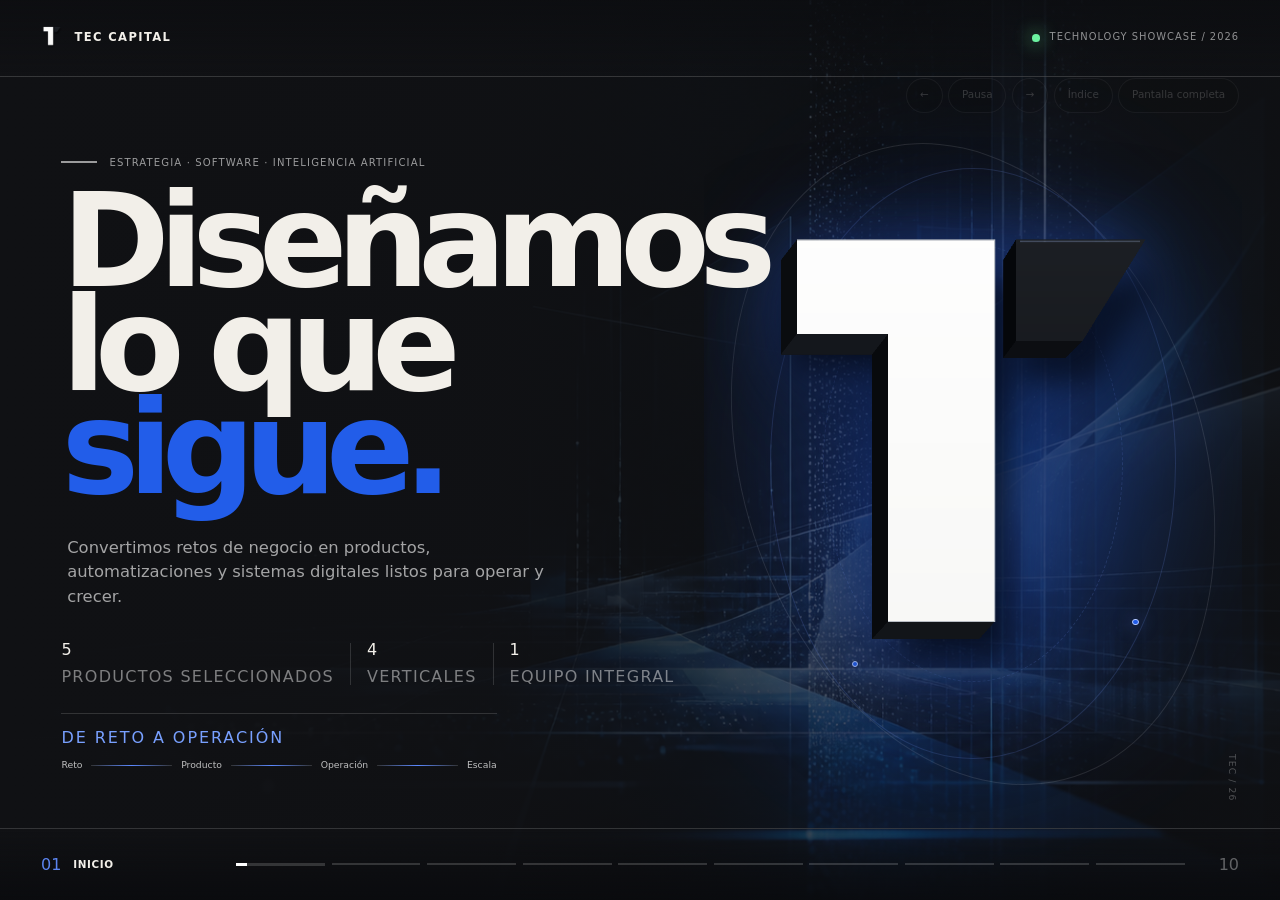
<file: presentacion/index.html>
<!doctype html>
<html lang="es">
  <head>
    <meta charset="UTF-8" />
    <meta name="viewport" content="width=device-width, initial-scale=1.0" />
    <meta name="theme-color" content="#101114" />
    <meta name="description" content="Showcase tecnológico 2026 de TEC CAPITAL: productos digitales, inteligencia artificial, automatización, datos e infraestructura." />
    <meta property="og:title" content="TEC CAPITAL — Diseñamos lo que sigue" />
    <meta property="og:description" content="Tecnología en uso para transformar industrias." />
    <meta property="og:image" content="https://teccapitalweb.com/presentacion/og-v2.png" />
    <meta property="og:type" content="website" />
    <meta property="og:url" content="https://teccapitalweb.com/presentacion/" />
    <meta name="twitter:card" content="summary_large_image" />
    <link rel="icon" href="media/logo-t.png" />
    <title>TEC CAPITAL — Diseñamos lo que sigue</title>
    <script type="module" crossorigin src="/presentacion/assets/index-x9HXTyYQ.js?v=portfolio-feedmix-2026-08d"></script>
    <link rel="stylesheet" crossorigin href="/presentacion/assets/index-5_KVDxyX.css">
    <link rel="stylesheet" href="/presentacion/enhancements.css?v=portfolio-feedmix-2026-08d">
    <script defer src="/presentacion/enhancements.js?v=portfolio-feedmix-2026-08d"></script>
  </head>
  <body>
    <div id="root"></div>
  </body>
</html>
</file>
<file: presentacion/enhancements.css>
.stage-intro {
  background-image:
    linear-gradient(90deg, #101114 0%, #101114f4 38%, #1011149c 70%, #101114d9 100%),
    url('media/technology-landscape-v1.png');
  background-position: center;
  background-size: cover;
}

.intro-layout {
  position: relative;
  z-index: 1;
}

.tec-monument {
  display: grid;
  place-items: center;
}

.tec-monument .monument-beam,
.tec-monument .monument-glow {
  display: none;
}

.official-mark-hero {
  position: relative;
  z-index: 2;
  width: min(36vw, 620px);
  height: min(72vh, 720px);
  object-fit: contain;
  animation: official-mark-float 5s ease-in-out infinite alternate;
  filter: drop-shadow(0 30px 55px #0000008c) drop-shadow(0 0 32px #2f6aff66);
}

.official-mark-glow {
  position: absolute;
  inset: 21% 19%;
  z-index: 0;
  border-radius: 50%;
  background: #225de9;
  filter: blur(90px);
  opacity: 0.38;
}

@keyframes official-mark-float {
  from { transform: translate3d(0, 0, 0) rotate(-1deg); }
  to { transform: translate3d(0, -1.5vh, 0) rotate(1deg); }
}

.intro-signals {
  display: flex;
  align-items: center;
  gap: 1rem;
  margin-top: 3.2vh;
}

.intro-signals > span {
  display: grid;
  gap: 0.18rem;
}

.intro-signals b {
  color: #f2efe9;
  font: 650 clamp(1rem, 1.4vw, 1.8rem) var(--font-geist-mono), monospace;
}

.intro-signals small {
  color: #ffffff75;
  font: 500 clamp(0.55rem, 0.62vw, 0.75rem) var(--font-geist-mono), monospace;
  letter-spacing: 0.08em;
  text-transform: uppercase;
}

.intro-signals > i {
  width: 1px;
  height: 2.6rem;
  background: #ffffff24;
}

.ecosystem-layout {
  position: relative;
}

.orbit-label {
  display: flex;
  align-items: center;
  gap: 0.55rem;
  padding: 0.32rem 0.75rem 0.32rem 0.35rem;
  box-shadow: 0 12px 30px #00000042;
}

.orbit-label img {
  width: 2rem;
  height: 2rem;
  border: 1px solid #ffffff2b;
  border-radius: 50%;
  object-fit: cover;
  filter: saturate(0.82) contrast(1.08);
}

.orbit-core img {
  position: relative;
  z-index: 3;
  width: 48%;
  filter: drop-shadow(0 8px 18px #0008);
}

.stage-ecosystem .orbit {
  isolation: isolate;
  width: min(34vw, 620px, 63vh);
}

.stage-ecosystem .orbit::before {
  content: '';
  position: absolute;
  inset: -8%;
  z-index: -2;
  border-radius: 50%;
  background:
    radial-gradient(circle at center, #225de91f 0 24%, transparent 25%),
    radial-gradient(circle at center, transparent 0 54%, #2f6aff12 64%, transparent 75%);
  filter: blur(2px);
}

.orbit-system-enhancement {
  position: absolute;
  inset: -5%;
  z-index: 0;
  overflow: visible;
  border-radius: 50%;
  pointer-events: none;
}

.orbit-system-enhancement::before,
.orbit-system-enhancement::after {
  content: '';
  position: absolute;
  border-radius: 50%;
  pointer-events: none;
}

.orbit-system-enhancement::before {
  inset: 1.5%;
  opacity: 0.32;
  background: repeating-conic-gradient(from 1deg, #7599f8 0 0.35deg, transparent 0.35deg 5deg);
  mask-image: radial-gradient(circle, transparent 0 95.4%, #000 95.7% 96.2%, transparent 96.5%);
  animation: tec-orbit-spin 90s linear infinite reverse;
}

.orbit-system-enhancement::after {
  inset: 21%;
  opacity: 0.22;
  background: repeating-conic-gradient(from 0deg, #ffffff78 0 0.55deg, transparent 0.55deg 12deg);
  mask-image: radial-gradient(circle, transparent 0 94%, #000 94.5% 95.5%, transparent 96%);
}

.orbit-grid-lines,
.orbit-radar,
.orbit-arc,
.orbit-connections,
.orbit-particles,
.orbit-satellites {
  position: absolute;
  inset: 0;
  border-radius: 50%;
}

.orbit-grid-lines {
  inset: 12%;
  opacity: 0.3;
  background:
    linear-gradient(90deg, transparent calc(50% - 0.5px), #6d92eb38 50%, transparent calc(50% + 0.5px)),
    linear-gradient(transparent calc(50% - 0.5px), #6d92eb38 50%, transparent calc(50% + 0.5px));
  mask-image: radial-gradient(circle, #0000 0 29%, #000 30% 31%, #0000 32% 48%, #000 49% 50%, #0000 51%);
}

.orbit-radar {
  inset: 5%;
  opacity: 0.26;
  background: conic-gradient(from 225deg, transparent 0 75%, #2e68f32e 86%, #89aaff54 92%, transparent 100%);
  mask-image: radial-gradient(circle, transparent 0 27%, #000 28% 78%, transparent 79%);
  animation: tec-orbit-spin 18s linear infinite;
}

.orbit-arc {
  padding: 1px;
  background: conic-gradient(from 20deg, transparent 0 11%, #4a7eff 15% 22%, transparent 28% 61%, #ffffff78 65%, transparent 68%);
  opacity: 0.72;
  -webkit-mask: linear-gradient(#000 0 0) content-box, linear-gradient(#000 0 0);
  -webkit-mask-composite: xor;
  mask-composite: exclude;
  animation: tec-orbit-spin 24s linear infinite;
}

.orbit-arc-one {
  inset: 7%;
}

.orbit-arc-two {
  inset: 19%;
  opacity: 0.48;
  background: conic-gradient(from 190deg, transparent 0 24%, #80a1ff 28% 34%, transparent 39% 75%, #2f6aff8c 79% 88%, transparent 92%);
  animation-duration: 17s;
  animation-direction: reverse;
}

.orbit-arc-three {
  inset: 30%;
  opacity: 0.62;
  background: conic-gradient(from 310deg, transparent 0 30%, #ffffff8c 31% 32%, transparent 34% 72%, #4c80ff 74% 81%, transparent 84%);
  animation-duration: 11s;
}

.orbit-connections {
  z-index: 1;
}

.orbit-connections > span {
  position: absolute;
  top: 50%;
  left: 50%;
  width: var(--connection-length);
  height: 1px;
  overflow: visible;
  background: linear-gradient(90deg, color-mix(in srgb, var(--connection-color) 54%, transparent), color-mix(in srgb, var(--connection-color) 14%, transparent) 72%, transparent);
  box-shadow: 0 0 8px color-mix(in srgb, var(--connection-color) 22%, transparent);
  opacity: 0.42;
  transform: rotate(var(--connection-angle));
  transform-origin: 0 50%;
}

.orbit-connections > span::before {
  content: '';
  position: absolute;
  top: -2px;
  right: 8%;
  width: 5px;
  height: 5px;
  border: 1px solid color-mix(in srgb, var(--connection-color) 66%, #fff 34%);
  border-radius: 50%;
  background: #0b101c;
  box-shadow: 0 0 10px var(--connection-color);
}

.orbit-connections > span i {
  position: absolute;
  top: -1.5px;
  left: 7%;
  width: 4px;
  height: 4px;
  border-radius: 50%;
  background: var(--connection-color);
  box-shadow: 0 0 10px var(--connection-color), 0 0 20px var(--connection-color);
  animation: orbit-data-pulse 5.4s linear infinite var(--connection-delay);
}

.orbit-particles i {
  position: absolute;
  top: var(--particle-y);
  left: var(--particle-x);
  width: var(--particle-size);
  height: var(--particle-size);
  border-radius: 50%;
  background: #9ab5ff;
  box-shadow: 0 0 8px #4b7fff, 0 0 18px #2f6aff8f;
  animation: orbit-particle-signal 4.2s ease-in-out infinite var(--particle-delay);
}

.orbit-satellite {
  --satellite-duration: 24s;
  position: absolute;
  border-radius: 50%;
  animation: tec-orbit-spin var(--satellite-duration) linear infinite;
}

.orbit-satellite.is-reverse,
.orbit-satellite.is-reverse .orbit-satellite-chip {
  animation-direction: reverse;
}

.orbit-satellite-one {
  --satellite-duration: 15s;
  inset: 30%;
}

.orbit-satellite-two {
  --satellite-duration: 22s;
  inset: 20%;
}

.orbit-satellite-three {
  --satellite-duration: 27s;
  inset: 12%;
}

.orbit-satellite-four {
  --satellite-duration: 34s;
  inset: 3%;
}

.orbit-satellite-five {
  --satellite-duration: 19s;
  inset: 25%;
  animation-delay: -8s;
}

.orbit-satellite-five .orbit-satellite-chip {
  animation-delay: -8s;
}

.orbit-satellite-anchor {
  position: absolute;
  top: 0;
  left: 50%;
  transform: translate(-50%, -50%);
}

.orbit-satellite-chip {
  display: inline-flex;
  align-items: center;
  gap: 0.26rem;
  padding: 0.24rem 0.4rem;
  border: 1px solid #7198ff4d;
  background: #080c15e8;
  color: #b9c9f5;
  box-shadow: 0 8px 24px #0008;
  font: 650 clamp(0.4rem, 0.44vw, 0.54rem) var(--font-geist-mono, ui-monospace), monospace;
  letter-spacing: 0.09em;
  white-space: nowrap;
  animation: tec-orbit-counter-spin var(--satellite-duration) linear infinite;
}

.orbit-satellite-chip i {
  width: 0.28rem;
  height: 0.28rem;
  border-radius: 50%;
  background: #70a0ff;
  box-shadow: 0 0 8px #4e82ff;
}

.orbit-live-state {
  position: absolute;
  bottom: 10.5%;
  left: 50%;
  z-index: 4;
  display: flex;
  align-items: center;
  gap: 0.35rem;
  padding: 0.28rem 0.48rem;
  border: 1px solid #ffffff1f;
  background: #090d15de;
  color: #ffffff78;
  font: 600 clamp(0.42rem, 0.46vw, 0.56rem) var(--font-geist-mono, ui-monospace), monospace;
  letter-spacing: 0.08em;
  white-space: nowrap;
  transform: translateX(-50%);
  backdrop-filter: blur(12px);
}

.orbit-live-state i {
  width: 0.36rem;
  height: 0.36rem;
  border-radius: 50%;
  background: #56dda0;
  box-shadow: 0 0 10px #56dda0;
  animation: orbit-live-pulse 1.8s ease-in-out infinite;
}

.stage-ecosystem .orbit-core {
  z-index: 6;
  overflow: visible;
  border: 1px solid #92b1ff52;
  background:
    radial-gradient(circle at 32% 24%, #4c7dff 0, #2862ea 38%, #1845b8 72%, #102966 100%);
  box-shadow:
    0 0 0 1px #ffffff12 inset,
    0 0 45px #225de985,
    0 0 110px #225de94d,
    0 28px 70px #0009;
}

.stage-ecosystem .orbit-core::before,
.stage-ecosystem .orbit-core::after {
  content: '';
  position: absolute;
  border-radius: 50%;
  pointer-events: none;
}

.stage-ecosystem .orbit-core::before {
  inset: -13%;
  z-index: -1;
  border: 1px solid #5988ff69;
  border-right-color: transparent;
  border-bottom-color: #ffffff1f;
  box-shadow: 0 0 28px #225de936;
  animation: tec-orbit-spin 10s linear infinite;
}

.stage-ecosystem .orbit-core::after {
  inset: 5%;
  z-index: 1;
  border: 1px solid #ffffff21;
  background: linear-gradient(145deg, #ffffff16, transparent 42%);
}

.orbit-core-caption {
  position: absolute;
  right: 8%;
  bottom: 9%;
  left: 8%;
  z-index: 4;
  display: flex;
  align-items: center;
  justify-content: center;
  gap: 0.22rem;
  color: #fff;
  text-shadow: 0 1px 4px #0008;
}

.orbit-core-caption b {
  font: 700 clamp(0.48rem, 0.54vw, 0.66rem) var(--font-geist-mono, ui-monospace), monospace;
}

.orbit-core-caption small {
  color: #ffffffa3;
  font: 600 clamp(0.32rem, 0.36vw, 0.44rem) var(--font-geist-mono, ui-monospace), monospace;
  letter-spacing: 0.05em;
}

.orbit-core-caption i {
  width: 1px;
  height: 0.65rem;
  margin: 0 0.12rem;
  background: #ffffff42;
}

.stage-ecosystem .orbit-ring {
  z-index: 2;
  border-color: #7b9dfc42;
  box-shadow: 0 0 24px #225de90f inset;
}

.stage-ecosystem .ring-one {
  border-style: solid;
  animation: tec-orbit-spin 22s linear infinite;
}

.stage-ecosystem .ring-two {
  opacity: 0.54;
  border-color: #638bf85e;
  animation: tec-orbit-spin 38s linear infinite reverse;
}

.stage-ecosystem .ring-three {
  inset: 27%;
  opacity: 0.62;
  border-style: dotted;
  animation: tec-orbit-spin 15s linear infinite;
}

.stage-ecosystem .orbit-label {
  z-index: 8;
  width: clamp(9.8rem, 10.5vw, 12.5rem);
  min-height: 3.45rem;
  display: grid;
  grid-template-columns: 2.5rem minmax(0, 1fr) 0.42rem;
  align-items: center;
  gap: 0.55rem;
  padding: 0.38rem 0.5rem 0.38rem 0.38rem;
  overflow: hidden;
  border: 1px solid color-mix(in srgb, var(--node-accent) 28%, transparent);
  border-radius: 0.7rem;
  background:
    linear-gradient(110deg, color-mix(in srgb, var(--node-accent) 10%, transparent), transparent 42%),
    #090d14e8;
  box-shadow: 0 14px 38px #0008, 0 0 28px color-mix(in srgb, var(--node-accent) 9%, transparent);
  backdrop-filter: blur(18px);
  animation: orbit-node-float 5.2s ease-in-out infinite;
}

.stage-ecosystem .orbit-label::before {
  content: '';
  position: absolute;
  top: 14%;
  bottom: 14%;
  left: 0;
  width: 2px;
  background: linear-gradient(transparent, var(--node-accent), transparent);
  box-shadow: 0 0 12px var(--node-accent);
  animation: orbit-accent-sequence 13s ease-in-out infinite var(--node-scan-delay);
}

.stage-ecosystem .orbit-label::after {
  content: '';
  position: absolute;
  inset: 0;
  z-index: 0;
  background: linear-gradient(105deg, transparent 0 38%, color-mix(in srgb, var(--node-accent) 20%, transparent) 48%, transparent 58% 100%);
  transform: translateX(-125%);
  animation: orbit-node-scan 13s ease-in-out infinite var(--node-scan-delay);
  pointer-events: none;
}

.stage-ecosystem .orbit-label img {
  position: relative;
  z-index: 1;
  width: 2.5rem;
  height: 2.5rem;
  border: 1px solid color-mix(in srgb, var(--node-accent) 46%, transparent);
  border-radius: 0.46rem;
  object-fit: cover;
  filter: saturate(0.82) contrast(1.08);
  box-shadow: 0 6px 15px #0007;
}

.orbit-label-copy {
  position: relative;
  z-index: 1;
  min-width: 0;
  display: grid;
  gap: 0.14rem;
}

.orbit-label-copy small,
.orbit-label-copy b {
  overflow: hidden;
  text-overflow: ellipsis;
  white-space: nowrap;
}

.orbit-label-copy small {
  color: color-mix(in srgb, var(--node-accent) 76%, #fff 24%);
  font: 650 clamp(0.38rem, 0.42vw, 0.52rem) var(--font-geist-mono, ui-monospace), monospace;
  letter-spacing: 0.08em;
  text-transform: uppercase;
}

.orbit-label-copy b {
  color: #f7f7f5;
  font-size: clamp(0.64rem, 0.74vw, 0.9rem);
  font-weight: 620;
}

.orbit-node-activity {
  position: relative;
  z-index: 1;
  height: 1.15rem;
  display: flex;
  align-items: end;
  justify-content: center;
  gap: 1px;
}

.orbit-node-activity i {
  width: 2px;
  min-height: 24%;
  border-radius: 2px 2px 0 0;
  background: var(--node-accent);
  box-shadow: 0 0 6px color-mix(in srgb, var(--node-accent) 56%, transparent);
  transform-origin: center bottom;
  animation: orbit-activity-bar 1.8s ease-in-out infinite;
}

.orbit-node-activity i:nth-child(2) {
  min-height: 68%;
  animation-delay: -0.6s;
}

.orbit-node-activity i:nth-child(3) {
  min-height: 42%;
  animation-delay: -1.15s;
}

.stage-ecosystem .orbit-label-1 {
  top: 20%;
  left: -4%;
  animation-delay: -0.8s;
}

.stage-ecosystem .orbit-label-2 {
  top: 12%;
  right: -6%;
  animation-delay: -2.1s;
}

.stage-ecosystem .orbit-label-3 {
  top: 54%;
  right: -9%;
  animation-delay: -3.4s;
}

.stage-ecosystem .orbit-label-4 {
  right: 10%;
  bottom: -2%;
  animation-delay: -1.4s;
}

.stage-ecosystem .orbit-label-5 {
  bottom: 7%;
  left: 1%;
  animation-delay: -4.2s;
}

.stage-ecosystem .orbit-label-6 {
  top: 50%;
  left: -8%;
  animation-delay: -2.7s;
}

@keyframes tec-orbit-spin {
  to { transform: rotate(360deg); }
}

@keyframes tec-orbit-counter-spin {
  to { transform: rotate(-360deg); }
}

@keyframes orbit-node-float {
  0%, 100% { translate: 0 0; }
  50% { translate: 0 -0.34rem; }
}

@keyframes orbit-particle-signal {
  0%, 100% { opacity: 0.16; transform: scale(0.65); }
  50% { opacity: 0.9; transform: scale(1.2); }
}

@keyframes orbit-data-pulse {
  0% { left: 5%; opacity: 0; }
  12% { opacity: 1; }
  82% { opacity: 1; }
  100% { left: 88%; opacity: 0; }
}

@keyframes orbit-node-scan {
  0%, 68% { transform: translateX(-125%); opacity: 0; }
  74% { opacity: 1; }
  88%, 100% { transform: translateX(125%); opacity: 0; }
}

@keyframes orbit-activity-bar {
  0%, 100% { transform: scaleY(0.45); opacity: 0.45; }
  50% { transform: scaleY(1); opacity: 1; }
}

@keyframes orbit-accent-sequence {
  0%, 66%, 100% { opacity: 0.35; filter: brightness(0.84); }
  74%, 88% { opacity: 1; filter: brightness(1.4); }
}

@keyframes orbit-live-pulse {
  0%, 100% { opacity: 0.45; transform: scale(0.8); }
  50% { opacity: 1; transform: scale(1.15); }
}

.technology-stack {
  position: absolute;
  left: 4.8vw;
  right: 13vw;
  bottom: 11.5vh;
  z-index: 5;
  display: grid;
  grid-template-columns: auto 1fr;
  align-items: center;
  gap: 1.5rem;
  min-height: 3.7rem;
  padding: 0.85rem 1.15rem;
  border: 1px solid #ffffff20;
  background: linear-gradient(90deg, #0b0d12d9, #14213bd1);
  backdrop-filter: blur(18px);
  box-shadow: 0 18px 50px #00000040;
}

.technology-stack > small,
.project-impact small {
  color: #6f98ff;
  font: 650 clamp(0.52rem, 0.58vw, 0.7rem) var(--font-geist-mono), monospace;
  letter-spacing: 0.12em;
}

.technology-stack > div {
  display: flex;
  align-items: center;
  justify-content: space-between;
  gap: 0.55rem;
}

.technology-stack span {
  color: #ffffffcf;
  font-size: clamp(0.66rem, 0.76vw, 0.92rem);
  white-space: nowrap;
}

.technology-stack i {
  color: #4678f4;
  font-style: normal;
}

.club-network-overview {
  position: absolute;
  top: 14.5vh;
  bottom: auto;
  left: 4.8vw;
  z-index: 6;
  width: min(47vw, 720px);
  padding: 0.8rem;
  border: 1px solid #ffffff1f;
  background: linear-gradient(120deg, #0a0c11e8, #111c31df);
  box-shadow: 0 20px 55px #0000003d;
  backdrop-filter: blur(18px);
}

.club-network-overview::after {
  content: '';
  position: absolute;
  top: 0;
  right: -3.5rem;
  bottom: 0;
  width: 3.5rem;
  pointer-events: none;
  background: linear-gradient(90deg, #111c31d9, transparent);
}

.club-network-copy {
  display: grid;
  grid-template-columns: minmax(10rem, 0.72fr) 1.28fr;
  align-items: end;
  gap: 0.35rem 1rem;
}

.club-network-copy > small {
  grid-column: 1 / -1;
  color: #6f98ff;
  font: 650 clamp(0.48rem, 0.54vw, 0.66rem) var(--font-geist-mono, ui-monospace), monospace;
  letter-spacing: 0.11em;
}

.club-network-copy > strong {
  color: #f5f3ee;
  font-size: clamp(0.84rem, 1.08vw, 1.32rem);
  font-weight: 620;
  line-height: 1.12;
}

.club-network-copy > p {
  margin: 0;
  color: #ffffff8c;
  font-size: clamp(0.57rem, 0.64vw, 0.78rem);
  line-height: 1.45;
}

.club-network-list,
.club-family-items {
  display: grid;
  grid-template-columns: repeat(5, minmax(0, 1fr));
  gap: 0.35rem;
}

.club-network-list {
  margin-top: 0.7rem;
}

.club-network-list .club-network-link {
  grid-template-columns: 1.65rem minmax(0, 1fr);
}

.club-network-list .club-network-link img {
  width: 1.65rem;
  height: 1.65rem;
}

.club-network-list .club-network-link b {
  line-height: 1.05;
  white-space: normal;
}

.club-network-list .club-network-link small {
  display: none;
}

.club-network-link {
  min-width: 0;
  display: grid;
  grid-template-columns: 1.8rem minmax(0, 1fr);
  align-items: center;
  gap: 0.45rem;
  padding: 0.28rem;
  border: 1px solid #ffffff18;
  border-radius: 0;
  background: #ffffff08;
  color: #fff;
  cursor: pointer;
  text-align: left;
  transition: border-color 180ms ease, background 180ms ease, transform 180ms ease;
}

.club-network-link:hover,
.club-network-link:focus-visible {
  border-color: #6f98ff7d;
  background: #2f6aff1c;
  transform: translateY(-1px);
  outline: none;
}

.club-network-link.is-active {
  border-color: #76a0ffb8;
  background: linear-gradient(120deg, #245fe8d9, #183a8fe0);
  box-shadow: 0 8px 24px #1747bb3d;
}

.club-network-link img {
  width: 1.8rem;
  height: 1.8rem;
  object-fit: cover;
  filter: saturate(0.78) contrast(1.08);
}

.club-network-link > span {
  min-width: 0;
  display: grid;
  gap: 0.08rem;
}

.club-network-link b,
.club-network-link small {
  overflow: hidden;
  text-overflow: ellipsis;
  white-space: nowrap;
}

.club-network-link b {
  font-size: clamp(0.5rem, 0.57vw, 0.7rem);
  font-weight: 620;
}

.club-network-link small {
  color: #ffffff75;
  font: 500 clamp(0.48rem, 0.5vw, 0.62rem) var(--font-geist-mono, ui-monospace), monospace;
  letter-spacing: 0.03em;
}

.club-series-marker {
  display: flex;
  align-items: center;
  gap: 0.65rem;
  margin-top: 1.7vh;
  padding: 0.42rem 0.58rem;
  border: 1px solid #6f98ff35;
  background: #1b53d914;
  color: #ffffff9c;
}

.club-series-marker b {
  color: #79a0ff;
  font: 650 clamp(0.48rem, 0.54vw, 0.65rem) var(--font-geist-mono, ui-monospace), monospace;
  letter-spacing: 0.08em;
  white-space: nowrap;
}

.club-series-marker span {
  font-size: clamp(0.55rem, 0.62vw, 0.75rem);
}

.stage-club-family .project-impact {
  margin-top: 1.1vh;
}

.stage-club-family .project-impact small {
  font: 650 clamp(0.48rem, 0.54vw, 0.66rem) var(--font-geist-mono, ui-monospace), monospace;
}

.stage-club-family .project-impact span {
  font: 500 clamp(0.52rem, 0.58vw, 0.7rem) var(--font-geist-mono, ui-monospace), monospace;
}

.stage-club-family .project-impact strong {
  font-size: clamp(0.66rem, 0.76vw, 0.9rem);
}

.club-family-rail {
  position: absolute;
  right: 4.8vw;
  bottom: 10.2vh;
  left: 4.8vw;
  z-index: 8;
  display: grid;
  grid-template-columns: minmax(9rem, 12.5vw) 1fr;
  gap: 0.45rem;
  padding: 0.32rem;
  border: 1px solid #ffffff21;
  background: linear-gradient(90deg, #080a0ef2, #10192ce8);
  box-shadow: 0 18px 50px #0000004d;
  backdrop-filter: blur(18px);
}

.club-family-summary {
  display: grid;
  align-content: center;
  gap: 0.07rem;
  padding: 0 0.65rem;
  border-right: 1px solid #ffffff1c;
}

.club-family-summary small {
  color: #6f98ff;
  font: 650 clamp(0.46rem, 0.5vw, 0.6rem) var(--font-geist-mono, ui-monospace), monospace;
  letter-spacing: 0.1em;
}

.club-family-summary strong {
  color: #f6f4ef;
  font-size: clamp(0.68rem, 0.78vw, 0.96rem);
  font-weight: 620;
}

.club-family-summary span {
  color: #ffffff72;
  font-size: clamp(0.48rem, 0.54vw, 0.66rem);
}

.club-family-items .club-network-link {
  grid-template-columns: 2rem minmax(0, 1fr);
  padding: 0.22rem 0.3rem;
}

.club-family-items .club-network-link img {
  width: 2rem;
  height: 2rem;
}

.club-family-items .club-network-link b {
  font-size: clamp(0.54rem, 0.62vw, 0.74rem);
}

.club-family-items .club-network-link small {
  font-size: clamp(0.5rem, 0.55vw, 0.68rem);
}

.project-impact {
  display: grid;
  grid-template-columns: auto 1fr;
  gap: 0.35rem 0.8rem;
  margin-top: 2.8vh;
  padding: 0.15rem 0 0.15rem 1rem;
  border-left: 2px solid #2f6aff;
}

.project-impact span {
  color: #ffffff72;
  font: 500 clamp(0.56rem, 0.62vw, 0.76rem) var(--font-geist-mono), monospace;
  letter-spacing: 0.04em;
}

.project-impact strong {
  grid-column: 1 / -1;
  color: #ffffffd6;
  font-size: clamp(0.76rem, 0.9vw, 1.08rem);
  font-weight: 560;
}

.praxia-agenda {
  z-index: 3;
}

.praxia-agenda .praxia-screen {
  position: absolute;
  top: 3.8rem;
  right: 0.8rem;
  bottom: 0.8rem;
  left: 0.8rem;
  width: calc(100% - 1.6rem);
  height: calc(100% - 4.6rem);
  opacity: 0;
  object-fit: cover;
  object-position: top left;
  animation: praxia-product-tour 15s infinite;
}

.praxia-agenda .praxia-screen:nth-of-type(2) {
  animation-delay: 5s;
}

.praxia-agenda .praxia-screen:nth-of-type(3) {
  animation-delay: 10s;
}

@keyframes praxia-product-tour {
  0%, 29% { opacity: 1; transform: scale(1); }
  33%, 96% { opacity: 0; transform: scale(1.018); }
  100% { opacity: 1; transform: scale(1); }
}

.imdac-authentic-mark {
  width: 2.7rem;
  height: 2.7rem;
  margin-bottom: 0.35rem;
  border-radius: 0.35rem;
  background: #fff;
  object-fit: contain;
  box-shadow: 0 7px 18px #0002;
}

.vet-course-c {
  top: 34%;
  left: 37%;
  width: 25%;
  transform: rotate(1deg);
}

.expo-speakers {
  position: absolute;
  right: -2vw;
  bottom: 5.5vh;
  z-index: 1;
  width: 50vw;
  max-height: 74vh;
  object-fit: contain;
  object-position: right bottom;
  opacity: 0.72;
  filter: saturate(0.82) contrast(1.03);
  mask-image: linear-gradient(90deg, transparent 0%, #000 18%, #000 100%);
}

.expo-proof-card {
  position: absolute;
  right: 36vw;
  bottom: 11.5vh;
  z-index: 4;
  width: 13vw;
  padding: 0.42rem;
  background: #f4efe4;
  color: #07182f;
  transform: rotate(-2deg);
  box-shadow: 0 22px 55px #0000004d;
}

.expo-proof-card img {
  display: block;
  width: 100%;
  aspect-ratio: 16 / 9;
  object-fit: cover;
}

.expo-proof-card span {
  display: block;
  padding: 0.48rem 0.2rem 0.16rem;
  font: 700 clamp(0.42rem, 0.49vw, 0.62rem) var(--font-geist-mono), monospace;
  letter-spacing: 0.07em;
}

.imdac-visual,
.mediteck-visual {
  background-image:
    linear-gradient(110deg, #101114e6, #10111470),
    url('media/technology-landscape-v1.png');
  background-position: center;
  background-size: cover;
}

.method-proof-wall {
  position: absolute;
  left: 5vw;
  bottom: 11.5vh;
  z-index: 3;
  width: 34vw;
}

.method-proof-wall > small {
  display: block;
  margin-bottom: 0.65rem;
  color: #225de9;
  font: 650 clamp(0.52rem, 0.58vw, 0.7rem) var(--font-geist-mono), monospace;
  letter-spacing: 0.12em;
}

.method-proof-wall > div {
  display: grid;
  grid-template-columns: repeat(4, 1fr);
  gap: 0.42rem;
}

.method-proof-wall figure {
  position: relative;
  height: 10vh;
  min-height: 64px;
  margin: 0;
  overflow: hidden;
  border: 1px solid #1011142b;
  background: #d9d6cf;
}

.method-proof-wall img {
  width: 100%;
  height: 100%;
  object-fit: cover;
  filter: grayscale(0.25) saturate(0.78) contrast(1.06);
  transition: transform 0.45s ease, filter 0.45s ease;
}

.method-proof-wall figure:hover img {
  transform: scale(1.06);
  filter: none;
}

.method-proof-wall figcaption {
  position: absolute;
  right: 0.35rem;
  bottom: 0.3rem;
  left: 0.35rem;
  color: #fff;
  font: 650 clamp(0.42rem, 0.48vw, 0.58rem) var(--font-geist-mono), monospace;
  letter-spacing: 0.08em;
  text-shadow: 0 1px 8px #000;
}

.capabilities-layout {
  grid-template-columns: 34% 1fr;
  gap: 3vw;
}

.capability-grid.is-expanded {
  grid-template-columns: repeat(3, 1fr);
}

.capability-grid.is-expanded article {
  min-height: 15.5vh;
  padding: 1rem 1.05rem;
}

.capability-grid.is-expanded h3 {
  margin: 1.25vh 0 0.55vh;
  font-size: clamp(0.88rem, 1.12vw, 1.45rem);
}

.capability-grid.is-expanded p {
  max-width: none;
  font-size: clamp(0.62rem, 0.71vw, 0.86rem);
}

.contact-url a {
  color: inherit;
  text-decoration: none;
}

.contact-url a:hover {
  color: #225de9;
}

.showroom:has(.stage-contact) .topbar {
  color: #111216;
  border-bottom-color: #1112161c;
}

.showroom:has(.stage-contact) .wordmark img {
  filter: brightness(0);
}

.showroom:has(.stage-contact) .topbar-meta {
  color: #11121678;
}

.contact-services {
  display: flex;
  flex-wrap: wrap;
  gap: 0.45rem;
  max-width: 38vw;
  margin-top: 2.5vh;
}

.contact-services span {
  color: #111216a8;
  border: 1px solid #11121628;
  border-radius: 999px;
  padding: 0.48rem 0.72rem;
  font-size: clamp(0.62rem, 0.68vw, 0.82rem);
}

.qr-action {
  color: #225de9;
  margin-top: 0.8rem;
  font: 650 clamp(0.62rem, 0.68vw, 0.82rem) var(--font-geist-mono), monospace;
  letter-spacing: 0.06em;
  text-decoration: none;
}

.qr-action:hover {
  text-decoration: underline;
}

@media (max-width: 1400px) {
  .stage-ecosystem .orbit-label-4 {
    bottom: 5%;
  }

  .stage-ecosystem .orbit-label-6 {
    left: -5%;
  }
}

@media (max-height: 900px) and (min-width: 801px) {
  .stage-ecosystem .orbit-label-1 {
    top: 22%;
  }

  .stage-ecosystem .orbit-label-4 {
    bottom: 9%;
  }

  .stage-ecosystem .orbit-label-5 {
    bottom: 11%;
  }

  .stage-ecosystem .orbit-core {
    inset: 34%;
  }

  .orbit-live-state {
    bottom: 14%;
  }
}

@media (max-width: 1050px), (max-height: 650px) {
  .technology-stack {
    gap: 0.8rem;
    padding: 0.65rem 0.85rem;
  }

  .technology-stack > div {
    gap: 0.35rem;
  }

  .project-impact {
    margin-top: 1.8vh;
  }

  .club-network-overview {
    top: 13.5vh;
    bottom: auto;
  }

  .stage-club-family .project-impact {
    margin-top: 0.8vh;
  }

  .stage-ecosystem .orbit-label {
    width: clamp(8.5rem, 13vw, 9.5rem);
    min-height: 2.8rem;
    grid-template-columns: 2rem minmax(0, 1fr) 0.32rem;
    gap: 0.38rem;
    padding: 0.3rem;
  }

  .stage-ecosystem .orbit-label img {
    width: 2rem;
    height: 2rem;
  }

  .orbit-live-state {
    bottom: 8%;
  }

  .capability-grid.is-expanded article {
    min-height: 14vh;
    padding: 0.7rem;
  }
}

@media (max-width: 800px), (max-height: 560px) {
  .intro-signals,
  .project-impact,
  .technology-stack,
  .contact-services,
  .qr-action,
  .method-proof-wall {
    display: none;
  }

  .expo-proof-card,
  .imdac-authentic-mark {
    display: none;
  }

  .orbit-label img {
    display: none;
  }

  .orbit-system-enhancement {
    inset: -2%;
    opacity: 0.72;
  }

  .orbit-grid-lines,
  .orbit-arc-three,
  .orbit-live-state,
  .orbit-core-caption,
  .orbit-satellite-three,
  .orbit-satellite-four,
  .orbit-satellite-five {
    display: none;
  }

  .orbit-satellite-chip {
    padding: 0.16rem 0.25rem;
    font-size: 0.34rem;
  }

  .stage-ecosystem .orbit-label {
    width: max-content;
    min-width: 0;
    min-height: 0;
    grid-template-columns: 1fr;
    gap: 0;
    padding: 0.3rem 0.42rem;
    border-radius: 999px;
  }

  .orbit-label-copy {
    display: block;
  }

  .orbit-label-copy small,
  .orbit-node-signal,
  .orbit-node-activity {
    display: none;
  }

  .orbit-label-copy b {
    font-size: clamp(0.44rem, 1.8vw, 0.6rem);
  }

  .club-network-overview {
    top: auto;
    right: 1rem;
    bottom: 13.5vh;
    left: 1rem;
    width: auto;
    padding: 0.5rem;
  }

  .club-network-overview::after {
    display: none;
  }

  .club-network-copy {
    grid-template-columns: 1fr;
    gap: 0.18rem;
  }

  .club-network-copy > small,
  .club-network-copy > strong,
  .club-network-copy > p {
    grid-column: auto;
  }

  .club-network-copy > p {
    display: none;
  }

  .club-network-list {
    margin-top: 0.4rem;
  }

  .club-network-link,
  .club-family-items .club-network-link {
    display: block;
    min-width: 0;
    padding: 0.35rem 0.2rem;
    text-align: center;
  }

  .club-network-link img,
  .club-family-items .club-network-link img,
  .club-network-link small {
    display: none;
  }

  .club-network-link b {
    display: block;
    font-size: clamp(0.42rem, 1.55vw, 0.56rem);
  }

  .club-series-marker {
    gap: 0.35rem;
    margin-top: 1vh;
    padding: 0.34rem 0.42rem;
  }

  .club-series-marker b {
    font-size: clamp(0.42rem, 1.55vw, 0.54rem);
  }

  .club-series-marker span {
    display: none;
  }

  .club-family-rail {
    right: 1rem;
    bottom: 10.8vh;
    left: 1rem;
    grid-template-columns: 1fr;
    padding: 0.28rem;
  }

  .club-family-summary {
    display: none;
  }
}

@media (max-width: 800px) {
  .capabilities-layout {
    grid-template-columns: 32% minmax(0, 68%);
    gap: 0;
    padding: 12vh 1rem 16vh;
  }

  .capability-grid.is-expanded {
    grid-template-columns: repeat(2, minmax(0, 1fr));
  }

  .capability-grid.is-expanded article {
    min-width: 0;
    min-height: 11.5vh;
    padding: 0.55rem;
  }

  .capability-grid.is-expanded h3 {
    margin-top: 0.7vh;
    font-size: clamp(0.66rem, 2.7vw, 0.86rem);
  }

  .capability-grid.is-expanded p {
    font-size: clamp(0.5rem, 1.85vw, 0.63rem);
    line-height: 1.35;
  }
}

/* --------------------------------------------------------------------------
   AVIGO + GYMVEXA / ULTRA PRODUCT PASS
   -------------------------------------------------------------------------- */

.stage-avigo .avigo-object {
  animation: avigo-twin-breathe 7.6s ease-in-out infinite alternate;
}

.avigo-visual::after {
  content: '';
  position: absolute;
  z-index: 1;
  left: 31%;
  bottom: 13%;
  width: 43%;
  height: 15%;
  border: 1px solid #75a3ff35;
  border-radius: 50%;
  background: radial-gradient(ellipse, #2d67e62b 0 23%, transparent 64%);
  box-shadow: 0 0 0 1.7rem #376df00a, 0 0 70px #245ee433;
  transform: perspective(420px) rotateX(66deg);
  animation: avigo-twin-radar 6.8s ease-in-out infinite;
  pointer-events: none;
}

.avigo-sensor-field {
  z-index: 6;
}

.avigo-sensor-field::before {
  content: '';
  position: absolute;
  top: 18%;
  left: 29%;
  width: 43%;
  aspect-ratio: 1;
  border: 1px solid #7ba6ff28;
  border-radius: 50%;
  box-shadow: inset 0 0 38px #2e65e915, 0 0 0 1.2rem #2f6bea09;
  animation: avigo-scan-orbit 9s linear infinite;
}

.avigo-sensor-field path {
  stroke: #7ba6ff9c;
  stroke-width: 0.38;
  stroke-dasharray: 1.6 2.6;
  filter: drop-shadow(0 0 2px #5d8fff);
}

.avigo-sensor-field path.route-b { animation-delay: -1.1s; }
.avigo-sensor-field path.route-c { animation-delay: -2.2s; }
.avigo-sensor-field circle {
  fill: #d9e5ff;
  filter: drop-shadow(0 0 4px #70a0ff);
  animation: project-live-pulse 1.8s ease-in-out infinite;
}

.sensor-beacon {
  overflow: visible;
  border-color: #8bb0ff4d;
  background: linear-gradient(135deg, #0c111ee8, #111b31cf);
  box-shadow: 0 14px 34px #0008, inset 0 0 18px #5f8dff0c;
}

.sensor-beacon::after {
  content: '';
  position: absolute;
  inset: -0.38rem;
  z-index: -1;
  border: 1px solid #76a1ff30;
  border-radius: inherit;
  animation: avigo-beacon-wave 3.6s ease-out infinite;
}

.sensor-beacon-b::after { animation-delay: -1.2s; }
.sensor-beacon-c::after { animation-delay: -2.4s; }
.sensor-beacon-c { top: 57%; right: 3%; }

.avigo-field-console {
  position: absolute;
  bottom: 10.5vh;
  left: 2.6vw;
  z-index: 7;
  width: clamp(14.5rem, 18vw, 20rem);
  overflow: hidden;
  border: 1px solid #6c98f34a;
  border-radius: 0.8rem;
  background:
    linear-gradient(135deg, #4077ed16, transparent 42%),
    #080d17e8;
  color: #f7f8fb;
  box-shadow: 0 24px 70px #0009, 0 0 46px #2864e619;
  backdrop-filter: blur(24px);
  animation: avigo-console-enter 0.85s cubic-bezier(.2,.72,.24,1) 0.28s both;
}

.avigo-field-console::after {
  content: '';
  position: absolute;
  inset: 0;
  background: linear-gradient(105deg, transparent 0 42%, #6b9cff14 51%, transparent 59%);
  transform: translateX(-120%);
  animation: avigo-console-scan 7.5s ease-in-out infinite 1.4s;
  pointer-events: none;
}

.avigo-field-console > header {
  display: flex;
  align-items: center;
  justify-content: space-between;
  gap: 0.65rem;
  padding: 0.62rem 0.72rem;
  border-bottom: 1px solid #ffffff14;
  font: 650 clamp(0.39rem, 0.45vw, 0.54rem) var(--font-geist-mono), monospace;
  letter-spacing: 0.08em;
}

.avigo-field-console > header span,
.avigo-field-console > header b {
  display: flex;
  align-items: center;
  gap: 0.36rem;
  white-space: nowrap;
}

.avigo-field-console > header span { color: #8db0ff; }
.avigo-field-console > header b { color: #77e7aa; font-weight: 650; }

.avigo-field-console > header i {
  width: 0.34rem;
  height: 0.34rem;
  border-radius: 50%;
  background: #70a0ff;
  box-shadow: 0 0 11px #70a0ff;
  animation: project-live-pulse 1.8s ease-in-out infinite;
}

.avigo-zone-map {
  position: relative;
  display: grid;
  grid-template-columns: repeat(8, 1fr);
  grid-template-rows: repeat(3, 1fr);
  gap: 0.24rem;
  height: 4.65rem;
  padding: 0.68rem;
  overflow: hidden;
  background:
    linear-gradient(#ffffff05 1px, transparent 1px),
    linear-gradient(90deg, #ffffff05 1px, transparent 1px);
  background-size: 1.3rem 1.3rem;
}

.avigo-zone-map > i {
  position: relative;
  min-width: 0;
  border: 1px solid #7aa6ff21;
  border-radius: 0.16rem;
  background: linear-gradient(145deg, #356de52b, #6f9dff0b);
}

.avigo-zone-map > i::after {
  content: '';
  position: absolute;
  top: 50%;
  left: 50%;
  width: 0.18rem;
  height: 0.18rem;
  border-radius: 50%;
  background: #76a1ff;
  box-shadow: 0 0 7px #76a1ff;
  transform: translate(-50%, -50%);
  opacity: 0.42;
}

.avigo-zone-map > i.is-pulsing {
  border-color: #73e5aa4a;
  background: #73e5aa16;
}

.avigo-zone-map > i.is-pulsing::after {
  background: #73e5aa;
  box-shadow: 0 0 10px #73e5aa;
  opacity: 1;
  animation: avigo-zone-pulse 2.8s ease-in-out infinite;
}

.avigo-zone-map > i:nth-child(8)::after,
.avigo-zone-map > i:nth-child(15)::after { animation-delay: -1.1s; }
.avigo-zone-map > i:nth-child(20)::after { animation-delay: -2s; }

.avigo-zone-map > strong {
  position: absolute;
  right: 0.68rem;
  bottom: 0.58rem;
  padding: 0.28rem 0.4rem;
  border: 1px solid #82aaff2c;
  background: #080d17d6;
  font: 700 clamp(0.42rem, 0.5vw, 0.62rem) var(--font-geist-mono), monospace;
  letter-spacing: 0.07em;
  box-shadow: 0 8px 22px #0008;
}

.avigo-zone-map > strong small {
  display: block;
  margin-top: 0.16rem;
  color: #ffffff68;
  font-size: 0.66em;
  font-weight: 550;
}

.avigo-zone-route {
  position: absolute;
  top: 48%;
  left: 12%;
  width: 57%;
  height: 1px;
  background: linear-gradient(90deg, transparent, #70a0ff, #70e5aa, transparent);
  transform: rotate(-7deg);
  transform-origin: left center;
  box-shadow: 0 0 8px #5c8eff;
  animation: avigo-zone-route 3.4s ease-in-out infinite;
}

.avigo-console-metrics {
  display: grid;
  grid-template-columns: repeat(3, minmax(0, 1fr));
  border-top: 1px solid #ffffff13;
  border-bottom: 1px solid #ffffff13;
}

.avigo-console-metrics > span {
  padding: 0.48rem 0.58rem;
  border-right: 1px solid #ffffff12;
}

.avigo-console-metrics > span:last-child { border-right: 0; }
.avigo-console-metrics small,
.avigo-console-metrics b { display: block; }
.avigo-console-metrics small {
  color: #ffffff5e;
  font: 550 clamp(0.34rem, 0.38vw, 0.46rem) var(--font-geist-mono), monospace;
  letter-spacing: 0.07em;
}
.avigo-console-metrics b {
  margin-top: 0.18rem;
  font: 690 clamp(0.58rem, 0.68vw, 0.84rem) var(--font-geist-mono), monospace;
}

.avigo-ai-note {
  display: grid;
  grid-template-columns: auto 1fr auto;
  align-items: center;
  gap: 0.58rem;
  padding: 0.58rem 0.68rem;
}

.avigo-ai-note > span {
  display: grid;
  place-items: center;
  width: 1.6rem;
  aspect-ratio: 1;
  border: 1px solid #74a0ff73;
  border-radius: 0.42rem;
  background: #326be33d;
  color: #a6c0ff;
  font: 750 0.48rem var(--font-geist-mono), monospace;
  box-shadow: inset 0 0 14px #4f82ff1d;
}

.avigo-ai-note p { min-width: 0; margin: 0; }
.avigo-ai-note p b,
.avigo-ai-note p small { display: block; }
.avigo-ai-note p b { font-size: clamp(0.58rem, 0.65vw, 0.78rem); }
.avigo-ai-note p small {
  margin-top: 0.14rem;
  color: #ffffff69;
  font-size: clamp(0.42rem, 0.46vw, 0.55rem);
  white-space: nowrap;
}
.avigo-ai-note > i { color: #78a2ff; font-style: normal; }

.stage-gymvexa .phone-shell {
  top: 11.5%;
  left: 15%;
  z-index: 7;
  width: 29%;
  height: 67%;
  padding: 1.28rem 0.76rem 0.7rem;
  overflow: hidden;
  border: 5px solid #2c2933;
  border-radius: 2.15rem;
  background:
    radial-gradient(circle at 83% 8%, #9f6cff24, transparent 27%),
    linear-gradient(155deg, #17151f, #090a0f 76%);
  color: #f8f7fb;
  box-shadow: 0 38px 95px #000c, 0 0 0 1px #ffffff14, inset 0 0 0 1px #000;
  transform: rotate(-4deg);
  animation: gym-phone-enter 0.9s cubic-bezier(.2,.72,.24,1) 0.12s both;
}

.stage-gymvexa .phone-shell::after {
  content: '';
  position: absolute;
  top: -18%;
  left: -48%;
  width: 55%;
  height: 135%;
  background: linear-gradient(90deg, transparent, #ffffff0e, transparent);
  transform: rotate(14deg);
  animation: gym-phone-reflection 8s ease-in-out infinite 1.8s;
  pointer-events: none;
}

.stage-gymvexa .phone-shell > * {
  position: relative;
  z-index: 1;
}

.stage-gymvexa .phone-top {
  top: 0.48rem;
  z-index: 3;
  height: 0.3rem;
  background: #4e4a56;
  box-shadow: 0 1px 0 #ffffff1f;
}

.gym-phone-status {
  display: flex;
  align-items: center;
  justify-content: space-between;
  padding: 0 0.16rem;
  color: #ffffff8f;
  font: 650 clamp(0.36rem, 0.4vw, 0.48rem) var(--font-geist-mono), monospace;
}

.gym-phone-status span,
.gym-phone-status b { opacity: 1; font: inherit; }
.gym-phone-status b::after { content: '%'; opacity: 0.45; }
.gym-phone-status > i {
  width: 38%;
  height: 1px;
  background: linear-gradient(90deg, transparent, #ffffff28, transparent);
}

.gym-phone-user {
  display: flex;
  align-items: end;
  justify-content: space-between;
  gap: 0.4rem;
  margin: 0.72rem 0 0.62rem;
}

.gym-phone-user > div small,
.gym-phone-user > div strong { display: block; }
.gym-phone-user > div small {
  color: #bd9bff;
  font: 650 clamp(0.36rem, 0.42vw, 0.5rem) var(--font-geist-mono), monospace;
  letter-spacing: 0.08em;
  white-space: nowrap;
}
.gym-phone-user > div strong {
  margin: 0.16rem 0 0;
  color: #fff;
  font-size: clamp(0.7rem, 0.83vw, 1rem);
  line-height: 1;
}

.gym-phone-streak {
  flex: 0 0 auto;
  padding: 0.32rem 0.38rem;
  border: 1px solid #a66eff43;
  border-radius: 99px;
  background: #8b51ef1d;
  color: #c4a6ff !important;
  font: 700 clamp(0.3rem, 0.34vw, 0.42rem) var(--font-geist-mono), monospace;
  letter-spacing: 0.05em;
  opacity: 1 !important;
}

.gym-phone-focus {
  display: grid;
  grid-template-columns: auto 1fr;
  align-items: center;
  gap: 0.62rem;
  padding: 0.68rem;
  border: 1px solid #b47fff40;
  border-radius: 0.86rem;
  background:
    radial-gradient(circle at 10% 12%, #ffffff1b, transparent 35%),
    linear-gradient(135deg, #7a3fe9, #313ed2);
  box-shadow: 0 14px 28px #0005, inset 0 1px 0 #ffffff21;
}

.gym-progress-ring {
  position: relative;
  display: grid;
  place-items: center;
  width: clamp(2.35rem, 3.1vw, 3.7rem);
  aspect-ratio: 1;
  border-radius: 50%;
  background: conic-gradient(#fff 0 72%, #ffffff28 72% 100%);
  box-shadow: 0 0 24px #7ea6ff38;
}
.gym-progress-ring::before {
  content: '';
  position: absolute;
  inset: 0.24rem;
  border-radius: 50%;
  background: #4a3bd9;
}
.gym-progress-ring > span {
  position: relative;
  color: #fff;
  font: 750 clamp(0.62rem, 0.75vw, 0.9rem) var(--font-geist-mono), monospace;
  opacity: 1;
}
.gym-progress-ring > span small { font-size: 0.55em; }

.gym-phone-focus > div:last-child > small,
.gym-phone-focus > div:last-child > strong,
.gym-phone-focus > div:last-child > p { display: block; }
.gym-phone-focus > div:last-child > small {
  color: #ffffffa8;
  font: 650 clamp(0.3rem, 0.34vw, 0.42rem) var(--font-geist-mono), monospace;
  letter-spacing: 0.07em;
}
.gym-phone-focus > div:last-child > strong {
  margin: 0.2rem 0 0.12rem;
  color: #fff;
  font-size: clamp(0.66rem, 0.8vw, 0.96rem);
  line-height: 1;
}
.gym-phone-focus > div:last-child > p {
  margin: 0;
  color: #ffffffad;
  font: 550 clamp(0.34rem, 0.39vw, 0.47rem) var(--font-geist-mono), monospace;
  letter-spacing: 0;
  opacity: 1;
}

.gym-phone-exercises { margin-top: 0.58rem; }
.gym-phone-exercises > header {
  display: flex;
  align-items: center;
  justify-content: space-between;
  margin-bottom: 0.2rem;
  padding: 0 0.12rem;
  color: #ffffff62;
  font: 650 clamp(0.31rem, 0.35vw, 0.43rem) var(--font-geist-mono), monospace;
  letter-spacing: 0.07em;
}
.gym-phone-exercises > header span { opacity: 1; font: inherit; }
.gym-phone-exercises > header b { color: #b891ff; }
.gym-phone-exercises > div {
  display: grid;
  grid-template-columns: auto 1fr auto;
  align-items: center;
  gap: 0.46rem;
  padding: 0.4rem 0.14rem;
  border-bottom: 1px solid #ffffff11;
}
.gym-phone-exercises > div > i {
  display: grid;
  place-items: center;
  width: 1.35rem;
  aspect-ratio: 1;
  border-radius: 0.4rem;
  background: #ffffff0d;
  color: #a77af8;
  font: 700 clamp(0.32rem, 0.36vw, 0.44rem) var(--font-geist-mono), monospace;
  font-style: normal;
}
.gym-phone-exercises > div > span,
.gym-phone-exercises > div > span strong,
.gym-phone-exercises > div > span small { display: block; opacity: 1; }
.gym-phone-exercises > div > span strong {
  margin: 0;
  color: #f7f6fa;
  font-size: clamp(0.48rem, 0.54vw, 0.65rem);
}
.gym-phone-exercises > div > span small {
  margin-top: 0.1rem;
  color: #ffffff5d;
  font-size: clamp(0.32rem, 0.36vw, 0.43rem);
}
.gym-phone-exercises > div > em {
  display: grid;
  place-items: center;
  width: 1.08rem;
  aspect-ratio: 1;
  border-radius: 50%;
  background: #8d55ed1f;
  color: #b98eff;
  font-size: 0.48rem;
  font-style: normal;
}
.gym-phone-exercises > div:first-of-type > em {
  background: #67e5a91e;
  color: #70e8ae;
}

.stage-gymvexa .gym-phone-cta {
  display: flex;
  align-items: center;
  justify-content: space-between;
  margin-top: 0.56rem;
  padding: 0.58rem 0.66rem;
  border: 1px solid #af7bff55;
  border-radius: 0.72rem;
  background: linear-gradient(110deg, #7d43e7, #4b36d6);
  color: #fff;
  font-size: clamp(0.42rem, 0.48vw, 0.58rem);
  box-shadow: 0 10px 24px #3221a34a;
}
.stage-gymvexa .gym-phone-cta span { color: #fff; opacity: 1; font: inherit; }
.stage-gymvexa .gym-phone-cta i { font-style: normal; }

.gym-phone-next-class {
  display: grid;
  grid-template-columns: auto 1fr auto;
  align-items: center;
  gap: 0.42rem;
  margin-top: 0.5rem;
  padding: 0.46rem 0.1rem;
  border-top: 1px solid #ffffff11;
  border-bottom: 1px solid #ffffff11;
}
.gym-phone-next-class > i {
  width: 0.46rem;
  aspect-ratio: 1;
  border-radius: 50%;
  background: #72e7ac;
  box-shadow: 0 0 10px #72e7ac;
}
.gym-phone-next-class p { min-width: 0; margin: 0; }
.gym-phone-next-class p small,
.gym-phone-next-class p b { display: block; }
.gym-phone-next-class p small {
  color: #ffffff59;
  font: 600 clamp(0.28rem, 0.32vw, 0.39rem) var(--font-geist-mono), monospace;
  letter-spacing: 0.06em;
}
.gym-phone-next-class p b {
  margin-top: 0.1rem;
  color: #f6f4fa;
  font-size: clamp(0.42rem, 0.48vw, 0.58rem);
}
.gym-phone-next-class > em {
  color: #74e5ad;
  font: 650 clamp(0.27rem, 0.3vw, 0.37rem) var(--font-geist-mono), monospace;
  font-style: normal;
  letter-spacing: 0.05em;
}

.gym-phone-nav {
  display: flex;
  align-items: center;
  justify-content: center;
  gap: 0.55rem;
  margin-top: 0.56rem;
}
.gym-phone-nav i {
  width: 0.28rem;
  height: 0.28rem;
  border-radius: 50%;
  background: #ffffff2c;
}
.gym-phone-nav i.is-active {
  width: 0.82rem;
  border-radius: 99px;
  background: #a873ff;
  box-shadow: 0 0 10px #a873ff;
}

.gym-access-pass {
  position: absolute;
  bottom: 11.5vh;
  left: 1vw;
  z-index: 5;
  width: clamp(12rem, 16vw, 18rem);
  overflow: hidden;
  border: 1px solid #c49bff42;
  border-radius: 0.82rem;
  background:
    linear-gradient(115deg, #9b64ff1a, transparent 46%),
    #0d0d15e8;
  color: #fff;
  box-shadow: 0 26px 70px #0009, 0 0 34px #8d54f11a;
  backdrop-filter: blur(20px);
  transform: rotate(4deg);
  animation: gym-pass-enter 0.85s cubic-bezier(.2,.72,.24,1) 0.4s both;
}
.gym-access-pass > header {
  display: flex;
  align-items: center;
  justify-content: space-between;
  padding: 0.56rem 0.66rem;
  border-bottom: 1px solid #ffffff14;
  font: 650 clamp(0.34rem, 0.4vw, 0.48rem) var(--font-geist-mono), monospace;
  letter-spacing: 0.07em;
}
.gym-access-pass > header span,
.gym-access-pass > header b { display: flex; align-items: center; gap: 0.32rem; }
.gym-access-pass > header span { color: #c5a5ff; }
.gym-access-pass > header b { color: #72e6aa; }
.gym-access-pass > header i {
  width: 0.34rem;
  height: 0.34rem;
  border-radius: 50%;
  background: #72e6aa;
  box-shadow: 0 0 10px #72e6aa;
}
.gym-access-pass > div {
  display: grid;
  grid-template-columns: auto 1fr;
  align-items: center;
  gap: 0.7rem;
  padding: 0.68rem;
}
.gym-mini-qr {
  position: relative;
  display: block;
  width: 3.45rem;
  aspect-ratio: 1;
  overflow: hidden;
  border: 0.3rem solid #f4effd;
  border-radius: 0.25rem;
  background:
    repeating-conic-gradient(#17121e 0 25%, #f4effd 0 50%) 50% / 0.66rem 0.66rem;
  opacity: 1 !important;
}
.gym-mini-qr::after {
  content: '';
  position: absolute;
  left: -10%;
  right: -10%;
  height: 2px;
  background: #9f6aff;
  box-shadow: 0 0 10px #9f6aff;
  animation: gym-qr-scan 2.8s ease-in-out infinite;
}
.gym-mini-qr i {
  position: absolute;
  width: 0.9rem;
  aspect-ratio: 1;
  border: 0.18rem solid #17121e;
  background: #f4effd;
}
.gym-mini-qr i:first-child { top: 0.05rem; left: 0.05rem; }
.gym-mini-qr i:nth-child(2) { top: 0.05rem; right: 0.05rem; }
.gym-mini-qr i:nth-child(3) { right: 0.05rem; bottom: 0.05rem; }
.gym-access-pass p { min-width: 0; margin: 0; }
.gym-access-pass p strong,
.gym-access-pass p span,
.gym-access-pass p small { display: block; }
.gym-access-pass p strong { font-size: clamp(0.58rem, 0.68vw, 0.82rem); }
.gym-access-pass p span {
  margin-top: 0.18rem;
  color: #ffffff8a;
  font-size: clamp(0.42rem, 0.48vw, 0.58rem);
}
.gym-access-pass p small {
  margin-top: 0.4rem;
  color: #79e7ae;
  font: 650 clamp(0.3rem, 0.34vw, 0.42rem) var(--font-geist-mono), monospace;
  letter-spacing: 0.06em;
}

.gym-energy-path {
  position: absolute;
  inset: 7% 1% 8%;
  z-index: 2;
  pointer-events: none;
}
.gym-energy-path svg { width: 100%; height: 100%; overflow: visible; }
.gym-energy-path path {
  fill: none;
  stroke: #9f70f94d;
  stroke-width: 0.32;
  vector-effect: non-scaling-stroke;
}
.gym-energy-path .gym-energy-signal {
  stroke: #b385ff;
  stroke-width: 0.8;
  stroke-linecap: round;
  stroke-dasharray: 2 9;
  filter: drop-shadow(0 0 4px #9d69ff);
  animation: gym-energy-run 3.7s linear infinite;
}
.gym-energy-node {
  position: absolute;
  width: 0.48rem;
  aspect-ratio: 1;
  border-radius: 50%;
  background: #c5a6ff;
  box-shadow: 0 0 0 0 #aa7cff52, 0 0 16px #a874ff;
  animation: gym-energy-node 2.6s ease-in-out infinite;
}
.gym-energy-node.node-a { top: 32%; left: 21%; }
.gym-energy-node.node-b { top: 52%; left: 49%; animation-delay: -0.85s; }
.gym-energy-node.node-c { top: 65%; left: 84%; animation-delay: -1.7s; }

.stage-gymvexa .gym-object {
  right: -1%;
  bottom: 9%;
  z-index: 3;
  width: 48%;
  height: 43%;
  opacity: 0.9;
  animation: gym-object-settle 7.2s ease-in-out infinite alternate;
}

.gym-activity-panel {
  top: 38vh;
  right: 2.5vw;
  z-index: 7;
  width: clamp(12rem, 15vw, 17rem);
  padding: 0.86rem;
  overflow: hidden;
  border-color: #b78aff59;
  background:
    linear-gradient(135deg, #965cff12, transparent 46%),
    #0a0b12e8;
}
.gym-activity-panel::after {
  content: '';
  position: absolute;
  inset: 0;
  background: linear-gradient(110deg, transparent 0 40%, #aa7bff10 50%, transparent 60%);
  transform: translateX(-125%);
  animation: gym-panel-scan 7.5s ease-in-out infinite 2s;
  pointer-events: none;
}
.gym-activity-panel header {
  gap: 0.7rem;
  white-space: nowrap;
}
.gym-activity-panel > strong { margin-top: 0.62rem; }
.gym-activity-panel .gym-activity-bars {
  height: 2.5rem;
  margin-top: 0.66rem;
}
.gym-activity-panel > footer {
  display: flex;
  align-items: center;
  justify-content: space-between;
  gap: 0.45rem;
  margin-top: 0.7rem;
  padding-top: 0.58rem;
  border-top: 1px solid #ffffff13;
  color: #ffffff63;
  font: 600 clamp(0.31rem, 0.36vw, 0.44rem) var(--font-geist-mono), monospace;
  letter-spacing: 0.05em;
  white-space: nowrap;
}
.gym-activity-panel > footer span {
  display: flex;
  align-items: center;
  gap: 0.3rem;
  color: #76e7ac;
}
.gym-activity-panel > footer span i {
  width: 0.3rem;
  height: 0.3rem;
  border-radius: 50%;
  background: #76e7ac;
  box-shadow: 0 0 8px #76e7ac;
}

@keyframes avigo-twin-breathe {
  from { transform: translateY(-0.35%) rotate(-0.18deg); filter: drop-shadow(0 35px 40px #0000005c) drop-shadow(0 0 0 #4b7ef000); }
  to { transform: translateY(0.55%) rotate(0.18deg); filter: drop-shadow(0 35px 40px #0000005c) drop-shadow(0 0 18px #4b7ef028); }
}
@keyframes avigo-twin-radar {
  0%, 100% { opacity: 0.38; transform: perspective(420px) rotateX(66deg) scale(0.96); }
  50% { opacity: 0.82; transform: perspective(420px) rotateX(66deg) scale(1.04); }
}
@keyframes avigo-scan-orbit { to { transform: rotate(360deg); } }
@keyframes avigo-beacon-wave {
  0% { opacity: 0.65; transform: scale(0.86); }
  72%, 100% { opacity: 0; transform: scale(1.16); }
}
@keyframes avigo-console-enter {
  from { opacity: 0; transform: translateY(1.1rem) scale(0.97); }
  to { opacity: 1; transform: none; }
}
@keyframes avigo-console-scan {
  0%, 62% { opacity: 0; transform: translateX(-120%); }
  74% { opacity: 1; }
  92%, 100% { opacity: 0; transform: translateX(120%); }
}
@keyframes avigo-zone-pulse {
  0%, 100% { opacity: 0.4; transform: translate(-50%, -50%) scale(0.75); }
  50% { opacity: 1; transform: translate(-50%, -50%) scale(1.35); }
}
@keyframes avigo-zone-route {
  0%, 100% { opacity: 0.25; transform: rotate(-7deg) scaleX(0.72); }
  55% { opacity: 0.9; transform: rotate(-7deg) scaleX(1); }
}
@keyframes gym-phone-enter {
  from { opacity: 0; transform: translateY(1.3rem) rotate(-8deg) scale(0.96); }
  to { opacity: 1; transform: rotate(-4deg); }
}
@keyframes gym-phone-reflection {
  0%, 65% { transform: translateX(-35%) rotate(14deg); opacity: 0; }
  76% { opacity: 1; }
  95%, 100% { transform: translateX(310%) rotate(14deg); opacity: 0; }
}
@keyframes gym-pass-enter {
  from { opacity: 0; transform: translate(-0.8rem, 0.8rem) rotate(8deg); }
  to { opacity: 1; transform: rotate(4deg); }
}
@keyframes gym-qr-scan {
  0%, 100% { top: 5%; opacity: 0.25; }
  50% { top: 92%; opacity: 1; }
}
@keyframes gym-energy-run { to { stroke-dashoffset: -44; } }
@keyframes gym-energy-node {
  0%, 100% { opacity: 0.38; box-shadow: 0 0 0 0 #aa7cff00, 0 0 10px #a874ff; }
  50% { opacity: 1; box-shadow: 0 0 0 0.6rem #aa7cff00, 0 0 22px #b78cff; }
}
@keyframes gym-object-settle {
  from { transform: translateY(-0.35%) rotate(-0.2deg); }
  to { transform: translateY(0.55%) rotate(0.2deg); }
}
@keyframes gym-panel-scan {
  0%, 64% { opacity: 0; transform: translateX(-125%); }
  75% { opacity: 1; }
  94%, 100% { opacity: 0; transform: translateX(125%); }
}

@media (min-width: 801px) and (max-width: 1180px) {
  .stage-avigo .project-system,
  .stage-gymvexa .project-system {
    top: 14vh;
    right: 1.5vw;
    width: auto;
    min-width: 0;
    border-radius: 999px;
  }

  .stage-avigo .project-system header,
  .stage-gymvexa .project-system header {
    border-bottom: 0;
  }

  .stage-avigo .project-system-metrics,
  .stage-avigo .project-system footer,
  .stage-gymvexa .project-system-metrics,
  .stage-gymvexa .project-system footer {
    display: none;
  }

  .avigo-field-console {
    left: 1.5vw;
    width: clamp(13rem, 21vw, 15.5rem);
  }

  .avigo-field-console > header b { display: none; }

  .gym-activity-panel {
    right: 1.5vw;
    width: clamp(11.5rem, 18vw, 13.5rem);
  }
}

@media (max-height: 760px) and (min-width: 801px) {
  .gym-activity-panel {
    top: 37vh;
    transform: scale(0.84);
    transform-origin: top right;
  }

  .avigo-field-console {
    bottom: 9.5vh;
    transform: scale(0.86);
    transform-origin: bottom left;
  }
}

@media (max-width: 800px), (max-height: 560px) {
  .avigo-visual::after {
    left: 28%;
    bottom: 15%;
    width: 48%;
  }

  .avigo-sensor-field::before {
    top: 16%;
    left: 30%;
    width: 42%;
  }

  .sensor-beacon-c { top: 52%; right: 1%; }

  .avigo-field-console {
    bottom: 4%;
    left: 3%;
    width: 49%;
    border-radius: 0.55rem;
  }

  .avigo-field-console > header {
    padding: 0.38rem 0.44rem;
    font-size: 0.33rem;
  }

  .avigo-field-console > header b { display: none; }
  .avigo-zone-map,
  .avigo-console-metrics { display: none; }

  .avigo-ai-note {
    gap: 0.35rem;
    padding: 0.42rem 0.44rem;
  }

  .avigo-ai-note > span { width: 1.22rem; font-size: 0.36rem; }
  .avigo-ai-note p b { font-size: 0.48rem; }
  .avigo-ai-note p small {
    max-width: 25vw;
    overflow: hidden;
    font-size: 0.33rem;
    text-overflow: ellipsis;
  }

  .stage-gymvexa .phone-shell {
    top: 5%;
    left: 3%;
    width: 44%;
    height: auto;
    max-height: 46vh;
    aspect-ratio: 9 / 17.5;
    padding: 0.9rem 0.46rem 0.42rem;
    border-width: 3px;
    border-radius: 1.25rem;
    transform: rotate(-3deg);
  }

  .stage-gymvexa .phone-top { top: 0.32rem; height: 0.18rem; }
  .gym-phone-status { padding: 0 0.08rem; font-size: 0.27rem; }
  .gym-phone-user { gap: 0.2rem; margin: 0.5rem 0 0.48rem; }
  .gym-phone-user > div small { font-size: 0.28rem; }
  .gym-phone-user > div strong { margin-top: 0.08rem; font-size: 0.52rem; }
  .gym-phone-streak { padding: 0.2rem 0.24rem; font-size: 0.24rem !important; }

  .gym-phone-focus {
    grid-template-columns: auto 1fr;
    gap: 0.4rem;
    padding: 0.52rem 0.46rem;
    border-radius: 0.58rem;
  }

  .gym-progress-ring { width: 2.05rem; }
  .gym-progress-ring::before { inset: 0.18rem; }
  .gym-progress-ring > span { font-size: 0.5rem !important; }
  .gym-phone-focus > div:last-child > small { font-size: 0.24rem; }
  .gym-phone-focus > div:last-child > strong { margin: 0.1rem 0 0.08rem; font-size: 0.48rem; }
  .gym-phone-focus > div:last-child > p { font-size: 0.27rem; }

  .gym-phone-exercises { margin-top: 0.44rem; }
  .gym-phone-exercises > header { margin-bottom: 0.12rem; font-size: 0.28rem; }
  .gym-phone-exercises > div { gap: 0.3rem; padding: 0.32rem 0.08rem; }
  .gym-phone-exercises > div > i { width: 1rem; border-radius: 0.28rem; font-size: 0.27rem; }
  .gym-phone-exercises > div > span strong { font-size: 0.4rem; }
  .gym-phone-exercises > div > span small { margin-top: 0.05rem; font-size: 0.27rem; }
  .gym-phone-exercises > div > em { width: 0.78rem; font-size: 0.32rem; }

  .stage-gymvexa .gym-phone-cta {
    margin-top: 0.42rem;
    padding: 0.43rem 0.42rem;
    border-radius: 0.46rem;
    font-size: 0.32rem;
  }

  .gym-phone-next-class {
    gap: 0.28rem;
    margin-top: 0.34rem;
    padding: 0.32rem 0.05rem;
  }
  .gym-phone-next-class > i { width: 0.3rem; }
  .gym-phone-next-class p small { font-size: 0.23rem; }
  .gym-phone-next-class p b { margin-top: 0.05rem; font-size: 0.32rem; }
  .gym-phone-next-class > em { font-size: 0.22rem; }

  .gym-phone-nav { gap: 0.32rem; margin-top: 0.44rem; }
  .gym-phone-nav i { width: 0.2rem; height: 0.2rem; }
  .gym-phone-nav i.is-active { width: 0.56rem; }

  .gym-access-pass { display: none; }

  .gym-energy-path {
    inset: 9% 0 7%;
    opacity: 0.68;
  }

  .stage-gymvexa .gym-object {
    right: -10%;
    bottom: 3%;
    width: 48%;
    height: 36%;
    opacity: 0.72;
  }

  .gym-activity-panel {
    top: 16%;
    right: 2.5%;
    width: 43%;
    padding: 0.52rem;
    transform: none;
  }

  .gym-activity-panel header { font-size: 0.34rem; }
  .gym-activity-panel header > b { display: none; }
  .gym-activity-panel > strong { margin-top: 0.42rem; font-size: 1.15rem; }
  .gym-activity-panel > small { font-size: 0.39rem; }
  .gym-activity-panel .gym-activity-bars { height: 1.45rem; margin-top: 0.44rem; }
  .gym-activity-panel > footer {
    margin-top: 0.44rem;
    padding-top: 0.4rem;
    font-size: 0.28rem;
  }
  .gym-activity-panel > footer b { display: none; }
}

@media (max-width: 430px) and (max-height: 760px) {
  .stage-avigo .data-card-a { top: 12%; }
  .stage-avigo .sensor-beacon-a { top: 56%; left: 3%; }
  .stage-avigo .sensor-beacon-b { top: 61%; left: 47%; }
  .stage-avigo .sensor-beacon-c { top: 43%; right: 1%; }
  .stage-avigo .avigo-field-console { width: 45%; }
  .stage-avigo .avigo-ai-note p small { display: none; }

  .gym-phone-exercises > div:nth-of-type(3) { display: none; }
  .gym-phone-nav { display: none; }
  .stage-gymvexa .gym-phone-cta { margin-top: 0.28rem; }
}

@media (prefers-reduced-motion: reduce) {
  .technology-stack,
  .project-impact,
  .intro-signals {
    transition: none;
  }

  .praxia-agenda .praxia-screen {
    animation: none;
    opacity: 0;
  }

  .praxia-agenda .praxia-screen:first-of-type {
    opacity: 1;
  }

  .orbit-radar,
  .orbit-arc,
  .orbit-satellite,
  .orbit-satellite-chip,
  .orbit-node-signal,
  .orbit-node-activity i,
  .orbit-live-state i,
  .orbit-particles i,
  .stage-ecosystem .orbit-core::before,
  .stage-ecosystem .orbit-ring,
  .stage-ecosystem .orbit-label {
    animation: none !important;
  }

  .orbit-system-enhancement::before,
  .orbit-connections > span i,
  .stage-ecosystem .orbit-label::after {
    animation: none !important;
  }

  .stage-ecosystem .orbit-label::before {
    animation: none !important;
  }
}

/* --------------------------------------------------------------------------
   AGROCLUB + PRAXIA / ULTRA ECOSYSTEM PASS
   -------------------------------------------------------------------------- */

.stage-agroclub {
  background:
    radial-gradient(circle at 72% 43%, #285b3a3f, transparent 34%),
    linear-gradient(112deg, #0b110e 0, #101a14 48%, #0a1510 100%);
}

.stage-agroclub .agro-visual {
  isolation: isolate;
  overflow: hidden;
}

.stage-agroclub .agro-visual::before {
  content: '';
  position: absolute;
  z-index: 0;
  top: 8%;
  right: 4%;
  width: 55%;
  aspect-ratio: 1;
  border-radius: 50%;
  background:
    radial-gradient(circle, #5dbd7925 0 10%, transparent 48%),
    repeating-radial-gradient(circle, #8be09c1c 0 1px, transparent 1px 2.15rem);
  filter: drop-shadow(0 0 45px #4ba96821);
  animation: agro-topography-breathe 9s ease-in-out infinite alternate;
  pointer-events: none;
}

.stage-agroclub .agro-visual::after {
  content: '';
  position: absolute;
  z-index: 0;
  inset: 0;
  background:
    linear-gradient(28deg, transparent 0 48%, #79d68c0a 49%, transparent 50%) 0 0 / 3rem 3rem,
    radial-gradient(ellipse at 70% 68%, #72d38b16, transparent 38%);
  opacity: 0.75;
  pointer-events: none;
}

.stage-agroclub .agro-object {
  top: 8%;
  right: 2.5%;
  z-index: 3;
  width: 52%;
  height: 64%;
  filter: drop-shadow(0 34px 42px #0009) drop-shadow(0 0 24px #4fae6b24);
  animation: agro-core-breathe 7.6s ease-in-out infinite alternate;
}

.agro-field-network {
  position: absolute;
  inset: 10% 2.5% 17%;
  z-index: 2;
  pointer-events: none;
}

.agro-field-network svg {
  width: 100%;
  height: 100%;
  overflow: visible;
}

.agro-field-network path {
  fill: none;
  stroke: #84db976e;
  stroke-width: 0.4;
  stroke-dasharray: 1.5 3;
  vector-effect: non-scaling-stroke;
  filter: drop-shadow(0 0 3px #69cf83);
  animation: agro-network-run 8s linear infinite;
}

.agro-field-network path:nth-child(2) { animation-delay: -2.6s; }
.agro-field-network path:nth-child(3) { animation-delay: -5.2s; }

.agro-field-network circle {
  fill: #dff8e5;
  filter: drop-shadow(0 0 5px #7ce094);
  animation: agro-network-core 2.4s ease-in-out infinite;
}

.agro-network-core {
  position: absolute;
  top: 48%;
  left: 61%;
  display: grid;
  grid-template-columns: auto auto;
  align-items: center;
  gap: 0.04rem 0.36rem;
  padding: 0.42rem 0.54rem;
  border: 1px solid #89df9c4c;
  border-radius: 0.42rem;
  background: #08130ddb;
  color: #f0f8f1;
  box-shadow: 0 14px 34px #0009, 0 0 28px #5dbc7619;
  backdrop-filter: blur(14px);
  transform: translate(-50%, -50%);
}

.agro-network-core > i {
  grid-row: 1 / 3;
  width: 0.42rem;
  aspect-ratio: 1;
  border-radius: 50%;
  background: #7be294;
  box-shadow: 0 0 11px #7be294;
}

.agro-network-core b,
.agro-network-core small { display: block; line-height: 1; }
.agro-network-core b {
  font: 700 clamp(0.46rem, 0.53vw, 0.65rem) var(--font-geist-mono), monospace;
  letter-spacing: 0.06em;
}
.agro-network-core small {
  color: #ffffff67;
  font: 550 clamp(0.3rem, 0.34vw, 0.42rem) var(--font-geist-mono), monospace;
  letter-spacing: 0.08em;
}

.agro-network-pulse {
  position: absolute;
  width: 0.48rem;
  aspect-ratio: 1;
  border-radius: 50%;
  background: #83e299;
  box-shadow: 0 0 0 0 #82df9740, 0 0 16px #75dc8d;
  animation: agro-signal-pulse 3s ease-in-out infinite;
}
.agro-network-pulse.pulse-a { top: 28%; left: 17%; }
.agro-network-pulse.pulse-b { top: 75%; left: 20%; animation-delay: -1s; }
.agro-network-pulse.pulse-c { top: 72%; left: 87%; animation-delay: -2s; }

.agro-field-hub {
  position: absolute;
  top: 17vh;
  left: 2.8vw;
  z-index: 6;
  width: clamp(14rem, 18vw, 19rem);
  overflow: hidden;
  border: 1px solid #7ed99345;
  border-radius: 0.78rem;
  background:
    linear-gradient(140deg, #6bc77f13, transparent 42%),
    #07110ce5;
  color: #f5f8f5;
  box-shadow: 0 22px 65px #0009, 0 0 38px #57b86f18;
  backdrop-filter: blur(22px);
  animation: agro-hub-enter 0.85s cubic-bezier(.2,.72,.24,1) 0.18s both;
}

.agro-field-hub::after {
  content: '';
  position: absolute;
  inset: 0;
  background: linear-gradient(108deg, transparent 0 42%, #8fe6a417 51%, transparent 60%);
  transform: translateX(-125%);
  animation: agro-hub-scan 7.8s ease-in-out infinite 1.5s;
  pointer-events: none;
}

.agro-field-hub > header {
  display: flex;
  align-items: center;
  justify-content: space-between;
  gap: 0.55rem;
  padding: 0.58rem 0.66rem;
  border-bottom: 1px solid #ffffff12;
  font: 650 clamp(0.36rem, 0.42vw, 0.5rem) var(--font-geist-mono), monospace;
  letter-spacing: 0.07em;
  white-space: nowrap;
}

.agro-field-hub > header span,
.agro-field-hub > header b { display: flex; align-items: center; gap: 0.32rem; }
.agro-field-hub > header span { color: #94e4a7; }
.agro-field-hub > header b { color: #72dfa0; }
.agro-field-hub > header i {
  width: 0.34rem;
  aspect-ratio: 1;
  border-radius: 50%;
  background: #78e294;
  box-shadow: 0 0 10px #78e294;
  animation: project-live-pulse 1.8s ease-in-out infinite;
}

.agro-field-hub > div {
  display: grid;
  grid-template-columns: repeat(3, minmax(0, 1fr));
}

.agro-field-hub > div > span {
  min-width: 0;
  padding: 0.62rem 0.48rem;
  border-right: 1px solid #ffffff10;
}
.agro-field-hub > div > span:last-child { border-right: 0; }
.agro-field-hub > div > span > i {
  display: grid;
  place-items: center;
  width: 1.45rem;
  aspect-ratio: 1;
  margin-bottom: 0.42rem;
  border: 1px solid #7dd99435;
  border-radius: 0.42rem;
  background: #72ce8511;
  color: #91e4a4;
  font: 700 0.44rem var(--font-geist-mono), monospace;
  font-style: normal;
}
.agro-field-hub p { min-width: 0; margin: 0; }
.agro-field-hub p b,
.agro-field-hub p small { display: block; }
.agro-field-hub p b { font-size: clamp(0.44rem, 0.5vw, 0.61rem); }
.agro-field-hub p small {
  margin-top: 0.14rem;
  color: #ffffff5d;
  font-size: clamp(0.31rem, 0.35vw, 0.42rem);
  line-height: 1.25;
}

.agro-field-hub > footer {
  display: flex;
  align-items: center;
  gap: 0.4rem;
  padding: 0.46rem 0.64rem;
  border-top: 1px solid #ffffff12;
  color: #ffffff69;
  font: 600 clamp(0.31rem, 0.35vw, 0.42rem) var(--font-geist-mono), monospace;
  letter-spacing: 0.06em;
  white-space: nowrap;
}
.agro-field-hub > footer i { flex: 1; height: 1px; background: #7ed99355; }
.agro-field-hub > footer b { color: #91e4a4; font-weight: 650; }

.agro-learning-card {
  position: absolute;
  bottom: 17vh;
  left: 2.8vw;
  z-index: 6;
  display: grid;
  grid-template-rows: auto 1fr auto;
  width: clamp(12.5rem, 16vw, 15rem);
  height: clamp(17rem, 42vh, 21.5rem);
  overflow: hidden;
  border: 1px solid #a5e3b234;
  border-radius: 0.9rem;
  background: #08110de8;
  color: #fff;
  box-shadow: 0 28px 75px #000a, 0 0 36px #4baa6414;
  transform: rotate(-3deg);
  animation: agro-learning-enter 0.88s cubic-bezier(.2,.72,.24,1) 0.28s both;
}

.agro-learning-card > header {
  display: flex;
  align-items: center;
  justify-content: space-between;
  padding: 0.58rem 0.65rem;
  border-bottom: 1px solid #ffffff14;
  color: #9ae5a9;
  font: 650 clamp(0.34rem, 0.39vw, 0.48rem) var(--font-geist-mono), monospace;
  letter-spacing: 0.07em;
  white-space: nowrap;
}
.agro-learning-card > header span { display: flex; align-items: center; gap: 0.32rem; }
.agro-learning-card > header i {
  width: 0.32rem;
  aspect-ratio: 1;
  border-radius: 50%;
  background: #78df8e;
  box-shadow: 0 0 9px #78df8e;
}
.agro-learning-card > header b { color: #ffffff60; font-weight: 600; }

.agro-learning-media {
  position: relative;
  min-height: 0;
  overflow: hidden;
}
.agro-learning-media::after {
  content: '';
  position: absolute;
  inset: 0;
  background: linear-gradient(180deg, transparent 42%, #06100bc7 100%);
  pointer-events: none;
}
.stage-agroclub .agro-learning-card .agro-course {
  position: static;
  width: 100%;
  height: 100%;
  opacity: 0.92;
  object-fit: cover;
  border: 0;
  border-radius: 0;
  box-shadow: none;
  transform: none;
}

.agro-learning-card > footer {
  padding: 0.62rem 0.68rem 0.66rem;
  background: linear-gradient(180deg, #0c1711, #07100b);
}
.agro-learning-card > footer small,
.agro-learning-card > footer strong,
.agro-learning-card > footer span { display: block; }
.agro-learning-card > footer small {
  color: #84db97;
  font: 650 clamp(0.31rem, 0.35vw, 0.43rem) var(--font-geist-mono), monospace;
  letter-spacing: 0.07em;
}
.agro-learning-card > footer strong {
  margin-top: 0.22rem;
  font-size: clamp(0.68rem, 0.8vw, 0.98rem);
}
.agro-learning-card > footer span {
  margin-top: 0.16rem;
  color: #ffffff64;
  font-size: clamp(0.42rem, 0.48vw, 0.58rem);
}

.stage-agroclub .agro-panel {
  right: 2.8vw;
  bottom: 17vh;
  z-index: 6;
  width: clamp(15rem, 18vw, 19.5rem);
  padding: 0;
  overflow: hidden;
  border: 1px solid #89dc9b45;
  border-radius: 0.82rem;
  background:
    linear-gradient(135deg, #79d68c12, transparent 44%),
    #07100cdf;
  color: #f6faf7;
  box-shadow: 0 27px 75px #000a, 0 0 36px #4fb96a18;
  backdrop-filter: blur(22px);
  animation: agro-market-enter 0.85s cubic-bezier(.2,.72,.24,1) 0.38s both;
}

.agro-market-head {
  display: flex;
  align-items: center;
  justify-content: space-between;
  gap: 0.55rem;
  padding: 0.62rem 0.72rem;
  border-bottom: 1px solid #ffffff13;
  color: #92e3a4;
  font: 650 clamp(0.36rem, 0.42vw, 0.52rem) var(--font-geist-mono), monospace;
  letter-spacing: 0.07em;
}
.agro-market-head span { display: flex; align-items: center; gap: 0.34rem; color: inherit !important; font: inherit !important; }
.agro-market-head > span i {
  width: 0.34rem;
  aspect-ratio: 1;
  border-radius: 50%;
  background: #78df8f;
  box-shadow: 0 0 10px #78df8f;
  animation: project-live-pulse 1.8s ease-in-out infinite;
}
.agro-market-head > b { color: #ffffff60; }

.agro-market-main {
  display: grid;
  grid-template-columns: 0.86fr 1.14fr;
  align-items: end;
  gap: 0.55rem;
  padding: 0.7rem 0.72rem 0.55rem;
}
.agro-market-main p { margin: 0; }
.agro-market-main p { min-width: 0; }
.agro-market-main p small,
.agro-market-main p strong,
.agro-market-main p span { display: block; }
.agro-market-main p small {
  color: #ffffff67;
  font: 600 clamp(0.34rem, 0.39vw, 0.48rem) var(--font-geist-mono), monospace;
  letter-spacing: 0.06em;
  white-space: nowrap;
}
.agro-market-main p strong {
  margin-top: 0.18rem;
  color: #8ce39f;
  font: 720 clamp(1.18rem, 1.65vw, 2rem) var(--font-geist-mono), monospace;
  line-height: 1;
}
.agro-market-main p span {
  margin-top: 0.2rem;
  color: #ffffff55;
  font: 550 clamp(0.31rem, 0.35vw, 0.42rem) var(--font-geist-mono), monospace;
  letter-spacing: 0.06em;
}
.agro-market-main svg { width: 100%; height: 3.3rem; overflow: visible; }
.agro-market-main .agro-market-area { fill: url(#agroMarketFill); }
.agro-market-main .agro-market-line {
  fill: none;
  stroke: #80df96;
  stroke-width: 2;
  vector-effect: non-scaling-stroke;
  filter: drop-shadow(0 0 4px #69c780);
  stroke-dasharray: 260;
  animation: agro-market-draw 3.2s ease-out both;
}
.agro-market-main circle { fill: #e5f8e9; filter: drop-shadow(0 0 4px #78df8f); }

.agro-market-watch {
  display: grid;
  grid-template-columns: repeat(3, minmax(0, 1fr));
  gap: 0.3rem;
  padding: 0 0.72rem 0.64rem;
}
.stage-agroclub .agro-market-watch span {
  padding: 0.32rem;
  border: 1px solid #ffffff12;
  border-radius: 0.32rem;
  color: #ffffff58;
  background: #ffffff05;
  text-align: center;
  font: 650 clamp(0.31rem, 0.35vw, 0.43rem) var(--font-geist-mono), monospace;
  letter-spacing: 0.05em;
}
.stage-agroclub .agro-market-watch span.is-active {
  border-color: #7ddb9245;
  color: #9be8ab;
  background: #79d68c0e;
}

.stage-agroclub .agro-panel > footer {
  display: flex;
  align-items: center;
  justify-content: space-between;
  padding: 0.52rem 0.72rem;
  border-top: 1px solid #ffffff12;
  color: #ffffff62;
  font: 600 clamp(0.31rem, 0.35vw, 0.43rem) var(--font-geist-mono), monospace;
  letter-spacing: 0.06em;
}
.stage-agroclub .agro-panel > footer span { display: flex; align-items: center; gap: 0.32rem; color: inherit; font: inherit; }
.stage-agroclub .agro-panel > footer span { white-space: nowrap; }
.stage-agroclub .agro-panel > footer span i {
  width: 0.3rem;
  aspect-ratio: 1;
  border-radius: 50%;
  background: #78df8f;
  box-shadow: 0 0 8px #78df8f;
}
.stage-agroclub .agro-panel > footer b { color: #8fe3a2; font-size: 0.78rem; }

.stage-praxia .project-system {
  top: 12vh;
  right: auto;
  left: 44.5vw;
  width: auto;
  min-width: 0;
  max-width: none;
  border-radius: 999px;
}
.stage-praxia .project-system header { border-bottom: 0; }
.stage-praxia .project-system-metrics,
.stage-praxia .project-system footer { display: none; }

.stage-praxia .praxia-agenda {
  top: 18vh;
  right: 3vw;
  z-index: 5;
  width: min(40vw, 43rem);
  height: 42vh;
  padding: 0.72rem;
  overflow: hidden;
  border: 1px solid #dff7ff5c;
  border-radius: 1rem;
  background: linear-gradient(145deg, #f7fafb, #eaf1f4);
  box-shadow: 0 34px 95px #07131b63, 0 0 0 1px #ffffff69 inset, 0 0 45px #59bde51c;
  transform: rotate(1deg);
  animation: praxia-product-enter 0.9s cubic-bezier(.2,.72,.24,1) 0.12s both;
}

.stage-praxia .agenda-top {
  position: relative;
  z-index: 7;
  display: flex;
  align-items: center;
  justify-content: space-between;
  height: 2.55rem;
  padding: 0 0.38rem;
  border-bottom: 1px solid #15364814;
}
.stage-praxia .agenda-top span,
.stage-praxia .agenda-top strong { display: flex; align-items: center; gap: 0.36rem; }
.stage-praxia .agenda-top span {
  color: #174a61;
  font: 700 clamp(0.45rem, 0.52vw, 0.64rem) var(--font-geist-mono), monospace;
  letter-spacing: 0.07em;
}
.stage-praxia .agenda-top span i {
  width: 0.38rem;
  aspect-ratio: 1;
  border-radius: 50%;
  background: #42b9df;
  box-shadow: 0 0 10px #42b9df;
  animation: project-live-pulse 1.8s ease-in-out infinite;
}
.stage-praxia .agenda-top strong {
  color: #174a6169;
  font: 650 clamp(0.38rem, 0.43vw, 0.52rem) var(--font-geist-mono), monospace;
  letter-spacing: 0.08em;
}

.stage-praxia .praxia-agenda .praxia-screen {
  position: absolute;
  top: 3.45rem;
  right: 0.72rem;
  bottom: 2.75rem;
  left: 0.72rem;
  width: calc(100% - 1.44rem);
  height: calc(100% - 6.2rem);
  padding: 0.28rem;
  opacity: 0;
  object-fit: contain;
  object-position: center;
  border: 1px solid #15364813;
  border-radius: 0.55rem;
  background: #fff;
  box-shadow: 0 13px 30px #122b3c14;
  animation: praxia-product-tour-ultra 9s infinite;
}
.stage-praxia .praxia-agenda .praxia-screen:nth-of-type(1) { animation-delay: 0s; }
.stage-praxia .praxia-agenda .praxia-screen:nth-of-type(2) { animation-delay: 3s; }
.stage-praxia .praxia-agenda .praxia-screen:nth-of-type(3) { animation-delay: 6s; }

.stage-praxia .praxia-tour-tabs {
  right: 0.72rem;
  bottom: 0.45rem;
  left: 0.72rem;
  z-index: 8;
  gap: 0.32rem;
}
.stage-praxia .praxia-tour-tabs span,
.stage-praxia .praxia-tour-tabs span:first-child {
  min-width: 0;
  padding: 0.34rem;
  overflow: hidden;
  border: 1px solid #1536481c;
  border-radius: 0.34rem;
  color: #174a6170;
  background: #ffffff70;
  text-overflow: ellipsis;
  white-space: nowrap;
  font: 650 clamp(0.37rem, 0.43vw, 0.53rem) var(--font-geist-mono), monospace;
  animation: praxia-tab-sync 9s infinite var(--tour-delay, 0s);
}

.praxia-care-status {
  position: absolute;
  top: 3.85rem;
  right: 1rem;
  z-index: 9;
  display: flex;
  align-items: center;
  gap: 0.55rem;
  padding: 0.42rem 0.5rem;
  border: 1px solid #6ecdf14d;
  border-radius: 0.42rem;
  background: #0d2632df;
  color: #fff;
  box-shadow: 0 12px 28px #07131b4d;
  backdrop-filter: blur(12px);
}
.praxia-care-status span,
.praxia-care-status b { white-space: nowrap; }
.praxia-care-status span {
  display: flex;
  align-items: center;
  gap: 0.32rem;
  color: #9ae6ff;
  font: 650 clamp(0.32rem, 0.37vw, 0.45rem) var(--font-geist-mono), monospace;
  letter-spacing: 0.06em;
}
.praxia-care-status span i {
  width: 0.32rem;
  aspect-ratio: 1;
  border-radius: 50%;
  background: #6ed5f5;
  box-shadow: 0 0 9px #6ed5f5;
}
.praxia-care-status b {
  color: #ffffff66;
  font: 600 clamp(0.3rem, 0.34vw, 0.42rem) var(--font-geist-mono), monospace;
  letter-spacing: 0.05em;
}

.stage-praxia .praxia-note {
  right: 39vw;
  bottom: 10.5vh;
  z-index: 7;
  width: clamp(17.5rem, 22vw, 23rem);
  padding: 0;
  overflow: hidden;
  border: 1px solid #6ecdf14d;
  border-radius: 0.82rem;
  background:
    radial-gradient(circle at 88% 12%, #58c8ef24, transparent 28%),
    linear-gradient(145deg, #123d50f2, #0b2836f2);
  color: #fff;
  box-shadow: 0 26px 75px #06141d73, 0 0 38px #5ac5ed18;
  backdrop-filter: blur(20px);
  animation: praxia-note-enter 0.85s cubic-bezier(.2,.72,.24,1) 0.35s both;
}

.stage-praxia .praxia-note > header {
  display: flex;
  align-items: center;
  justify-content: space-between;
  gap: 0.55rem;
  padding: 0.58rem 0.68rem;
  border-bottom: 1px solid #ffffff15;
  color: #a7e9ff;
  font: 650 clamp(0.34rem, 0.4vw, 0.49rem) var(--font-geist-mono), monospace;
  letter-spacing: 0.07em;
  white-space: nowrap;
}
.stage-praxia .praxia-note > header span { display: flex; align-items: center; gap: 0.32rem; color: inherit; font: inherit; }
.stage-praxia .praxia-note > header span i {
  width: 0.34rem;
  aspect-ratio: 1;
  border-radius: 50%;
  background: #72dfa5;
  box-shadow: 0 0 9px #72dfa5;
}
.stage-praxia .praxia-note > header b { color: #75e2ae; }

.praxia-appointment-main {
  display: grid;
  grid-template-columns: auto 1fr auto;
  align-items: center;
  gap: 0.66rem;
  padding: 0.68rem;
}
.praxia-patient-avatar {
  display: grid !important;
  place-items: center;
  width: 2.65rem;
  aspect-ratio: 1;
  border: 1px solid #9be8ff45;
  border-radius: 50%;
  background: linear-gradient(145deg, #3ca5c8, #24566b);
  color: #fff !important;
  font: 700 0.82rem var(--font-geist-mono), monospace !important;
  box-shadow: inset 0 1px 0 #ffffff35, 0 9px 22px #06141d4d;
}
.praxia-appointment-main p { min-width: 0; margin: 0; }
.praxia-appointment-main p small,
.praxia-appointment-main p strong,
.praxia-appointment-main p em { display: block; }
.praxia-appointment-main p small {
  color: #ffffff68;
  font: 600 clamp(0.31rem, 0.35vw, 0.43rem) var(--font-geist-mono), monospace;
  letter-spacing: 0.07em;
}
.praxia-appointment-main p strong {
  margin-top: 0.14rem;
  color: #fff;
  font: 720 clamp(1.05rem, 1.45vw, 1.75rem) var(--font-geist-mono), monospace;
  line-height: 1;
}
.praxia-appointment-main p em {
  margin-top: 0.17rem;
  color: #ffffff7c;
  font-size: clamp(0.4rem, 0.47vw, 0.57rem);
  font-style: normal;
}
.praxia-appointment-main > i {
  display: grid;
  place-items: center;
  width: 1.75rem;
  aspect-ratio: 1;
  border-radius: 50%;
  background: #73e0a927;
  color: #80e5b1;
  font-size: 0.72rem;
  font-style: normal;
  box-shadow: inset 0 0 0 1px #78e1ad45;
}

.praxia-care-checks {
  display: grid;
  grid-template-columns: repeat(2, minmax(0, 1fr));
  gap: 0.36rem;
  padding: 0 0.68rem 0.62rem;
}
.stage-praxia .praxia-care-checks span {
  display: flex;
  align-items: center;
  gap: 0.28rem;
  min-width: 0;
  padding: 0.38rem 0.42rem;
  border: 1px solid #ffffff12;
  border-radius: 0.38rem;
  background: #ffffff07;
  color: #c2ebf8;
  font: 600 clamp(0.31rem, 0.35vw, 0.42rem) var(--font-geist-mono), monospace;
  white-space: nowrap;
}
.praxia-care-checks span i {
  width: 0.28rem;
  aspect-ratio: 1;
  flex: 0 0 auto;
  border-radius: 50%;
  background: #72e0a8;
  box-shadow: 0 0 7px #72e0a8;
}

.stage-praxia .praxia-confirmation-flow {
  margin: 0;
  padding: 0.56rem 0.68rem;
  border-top: 1px solid #ffffff14;
  color: #a9e8ff;
  font: 650 clamp(0.31rem, 0.36vw, 0.44rem) var(--font-geist-mono), monospace;
  letter-spacing: 0.05em;
}
.stage-praxia .praxia-confirmation-flow i {
  position: relative;
  overflow: hidden;
  background: #ffffff22;
}
.stage-praxia .praxia-confirmation-flow i::after {
  content: '';
  position: absolute;
  inset: 0;
  background: linear-gradient(90deg, transparent, #72d6f5, transparent);
  animation: praxia-flow-run 3.4s linear infinite;
}

.praxia-care-network {
  position: absolute;
  inset: 8% 1% 9%;
  z-index: 3;
  pointer-events: none;
}
.praxia-care-network svg { width: 100%; height: 100%; overflow: visible; }
.praxia-care-network path {
  fill: none;
  stroke: #75d5f15c;
  stroke-width: 0.42;
  vector-effect: non-scaling-stroke;
}
.praxia-care-network .praxia-care-signal {
  stroke: #9ee7ff;
  stroke-width: 0.85;
  stroke-linecap: round;
  stroke-dasharray: 2 10;
  filter: drop-shadow(0 0 4px #67cef0);
  animation: praxia-network-run 4.2s linear infinite;
}
.praxia-care-node {
  position: absolute;
  width: 0.46rem;
  aspect-ratio: 1;
  border-radius: 50%;
  background: #a5ebff;
  box-shadow: 0 0 0 0 #7bd9f548, 0 0 16px #6dd2f3;
  animation: praxia-node-pulse 2.8s ease-in-out infinite;
}
.praxia-care-node.node-a { top: 30%; left: 43.5%; }
.praxia-care-node.node-b { top: 33%; left: 71%; animation-delay: -0.9s; }
.praxia-care-node.node-c { top: 71%; left: 55.5%; animation-delay: -1.8s; }
.praxia-care-network > span {
  position: absolute;
  top: 48%;
  left: 31.5%;
  display: flex;
  align-items: center;
  gap: 0.38rem;
  padding: 0.42rem 0.54rem;
  border: 1px solid #88ddf538;
  border-radius: 999px;
  background: #09212cbb;
  color: #b9edfa;
  font: 650 clamp(0.3rem, 0.34vw, 0.42rem) var(--font-geist-mono), monospace;
  letter-spacing: 0.05em;
  white-space: nowrap;
  box-shadow: 0 12px 30px #07141c52;
  backdrop-filter: blur(12px);
}
.praxia-care-network > span i { width: 0.28rem; aspect-ratio: 1; border-radius: 50%; background: #72d6f5; }

@keyframes agro-topography-breathe {
  from { opacity: 0.55; transform: scale(0.95) rotate(-2deg); }
  to { opacity: 0.92; transform: scale(1.04) rotate(2deg); }
}
@keyframes agro-core-breathe {
  from { transform: translateY(-0.3%) rotate(-0.15deg); }
  to { transform: translateY(0.55%) rotate(0.15deg); }
}
@keyframes agro-network-run { to { stroke-dashoffset: -46; } }
@keyframes agro-network-core {
  0%, 100% { opacity: 0.55; transform: scale(0.78); }
  50% { opacity: 1; transform: scale(1.25); }
}
@keyframes agro-signal-pulse {
  0%, 100% { opacity: 0.4; box-shadow: 0 0 0 0 #82df9700, 0 0 10px #75dc8d; }
  50% { opacity: 1; box-shadow: 0 0 0 0.65rem #82df9700, 0 0 22px #75dc8d; }
}
@keyframes agro-hub-enter {
  from { opacity: 0; transform: translateY(-0.8rem) scale(0.97); }
  to { opacity: 1; transform: none; }
}
@keyframes agro-hub-scan {
  0%, 64% { opacity: 0; transform: translateX(-125%); }
  75% { opacity: 1; }
  94%, 100% { opacity: 0; transform: translateX(125%); }
}
@keyframes agro-learning-enter {
  from { opacity: 0; transform: translate(-0.8rem, 1rem) rotate(-6deg); }
  to { opacity: 1; transform: rotate(-3deg); }
}
@keyframes agro-market-enter {
  from { opacity: 0; transform: translate(0.8rem, 1rem) scale(0.97); }
  to { opacity: 1; transform: none; }
}
@keyframes agro-market-draw {
  from { stroke-dashoffset: 260; opacity: 0.2; }
  to { stroke-dashoffset: 0; opacity: 1; }
}
@keyframes praxia-product-enter {
  from { opacity: 0; transform: translate(1rem, -0.5rem) rotate(3deg) scale(0.97); }
  to { opacity: 1; transform: rotate(1deg); }
}
@keyframes praxia-product-tour-ultra {
  0%, 29% { opacity: 1; transform: scale(1); }
  33%, 96% { opacity: 0; transform: scale(1.008); }
  100% { opacity: 1; transform: scale(1); }
}
@keyframes praxia-tab-sync {
  0%, 29% { border-color: #44bfe472; color: #176480; background: #55c7ec12; box-shadow: inset 0 -2px #43bde2; }
  33%, 100% { border-color: #1536481c; color: #174a6170; background: #ffffff70; box-shadow: none; }
}
@keyframes praxia-note-enter {
  from { opacity: 0; transform: translateY(1rem) scale(0.97); }
  to { opacity: 1; transform: none; }
}
@keyframes praxia-flow-run { to { transform: translateX(100%); } }
@keyframes praxia-network-run { to { stroke-dashoffset: -52; } }
@keyframes praxia-node-pulse {
  0%, 100% { opacity: 0.4; box-shadow: 0 0 0 0 #7bd9f500, 0 0 10px #6dd2f3; }
  50% { opacity: 1; box-shadow: 0 0 0 0.65rem #7bd9f500, 0 0 22px #6dd2f3; }
}

@media (min-width: 801px) and (max-width: 1180px) {
  .agro-field-hub {
    top: 16vh;
    left: 1.5vw;
    width: 10.5rem;
  }
  .agro-field-hub > header b { display: none; }
  .agro-field-hub > header span { font-size: 0; }
  .agro-field-hub > header span::after {
    content: attr(data-short);
    font: 650 0.4rem var(--font-geist-mono), monospace;
  }
  .agro-field-hub p small,
  .agro-field-hub > footer { display: none; }
  .agro-learning-card {
    left: 1.5vw;
    width: clamp(12rem, 20vw, 13.5rem);
  }
  .stage-agroclub .agro-panel {
    right: 1.5vw;
    width: clamp(13.5rem, 22vw, 15rem);
  }
  .agro-market-head > span { font-size: 0 !important; }
  .agro-market-head > span::after {
    content: attr(data-short);
    font: 650 0.4rem var(--font-geist-mono), monospace;
  }
  .stage-agroclub .agro-panel > footer b { display: none; }
  .stage-agroclub .agro-object {
    right: 2%;
    width: 50%;
  }

  .stage-praxia .project-system { display: none; }
  .stage-praxia .praxia-agenda {
    top: 18vh;
    right: 2vw;
    width: 46vw;
    height: 41vh;
  }
  .stage-praxia .praxia-note {
    right: 39vw;
    width: clamp(17.5rem, 28vw, 19rem);
  }
  .stage-praxia .praxia-note > header b { display: none; }
  .stage-praxia .project-impact span { display: none; }
  .stage-praxia .praxia-care-checks { grid-template-columns: 1fr; }
  .stage-praxia .praxia-care-checks span:nth-child(2) { display: none; }
  .praxia-care-network > span { display: none; }
}

@media (max-height: 760px) and (min-width: 801px) {
  .agro-field-hub {
    top: 15.5vh;
    transform: scale(0.88);
    transform-origin: top left;
  }
  .agro-learning-card {
    bottom: 16vh;
    height: 38vh;
  }
  .stage-agroclub .agro-panel {
    bottom: 16vh;
    transform: scale(0.9);
    transform-origin: bottom right;
  }

  .stage-praxia .praxia-agenda {
    top: 17vh;
    height: 43vh;
  }
  .stage-praxia .praxia-note {
    bottom: 9vh;
    transform: scale(0.88);
    transform-origin: bottom right;
  }
}

@media (max-width: 800px), (max-height: 560px) {
  .stage-agroclub.stage-club-family .project-system {
    top: 0.65rem;
    right: 0.65rem;
    bottom: auto;
    left: auto;
    max-width: calc(100% - 1.3rem);
  }

  .stage-agroclub .agro-object {
    top: 3%;
    right: 8%;
    width: 52%;
    height: 55%;
    opacity: 0.88;
  }

  .stage-agroclub .agro-visual::before {
    top: -2%;
    right: -4%;
    width: 66%;
  }

  .agro-field-network {
    inset: 6% 1% 11%;
    opacity: 0.56;
  }
  .agro-network-core { display: none; }

  .agro-field-hub {
    top: 11%;
    left: 3%;
    width: 39%;
    border-radius: 0.55rem;
  }
  .agro-field-hub > header {
    padding: 0.38rem 0.42rem;
    font-size: 0.3rem;
  }
  .agro-field-hub > header b { display: none; }
  .agro-field-hub > div > span {
    display: grid;
    place-items: center;
    padding: 0.42rem 0.2rem;
  }
  .agro-field-hub > div > span > i {
    width: 1.05rem;
    margin: 0;
    font-size: 0.32rem;
  }
  .agro-field-hub p,
  .agro-field-hub > footer { display: none; }

  .agro-learning-card {
    bottom: 12%;
    left: 3%;
    width: 38%;
    height: 49%;
    border-radius: 0.6rem;
    transform: rotate(-2deg);
  }
  .agro-learning-card > header {
    padding: 0.38rem 0.4rem;
    font-size: 0.28rem;
  }
  .agro-learning-card > header b { display: none; }
  .agro-learning-card > footer { padding: 0.4rem 0.42rem 0.44rem; }
  .agro-learning-card > footer small { font-size: 0.27rem; }
  .agro-learning-card > footer strong { margin-top: 0.12rem; font-size: 0.54rem; }
  .agro-learning-card > footer span { margin-top: 0.08rem; font-size: 0.32rem; }

  .stage-agroclub .agro-panel {
    right: 3%;
    bottom: 12%;
    width: 43%;
    border-radius: 0.58rem;
    transform: none;
  }
  .agro-market-head { padding: 0.4rem 0.44rem; font-size: 0.3rem; }
  .agro-market-main { gap: 0.3rem; padding: 0.44rem 0.44rem 0.34rem; }
  .agro-market-main p small { font-size: 0.27rem; }
  .agro-market-main p strong { margin-top: 0.1rem; font-size: 1rem; }
  .agro-market-main p span { margin-top: 0.1rem; font-size: 0.25rem; }
  .agro-market-main svg { height: 2.3rem; }
  .agro-market-watch { gap: 0.18rem; padding: 0 0.44rem 0.4rem; }
  .stage-agroclub .agro-market-watch span { padding: 0.24rem 0.1rem; font-size: 0.26rem; }
  .stage-agroclub .agro-panel > footer { padding: 0.36rem 0.44rem; font-size: 0.26rem; }
  .stage-agroclub .agro-panel > footer b { font-size: 0.55rem; }

  .stage-praxia .project-system {
    top: 44%;
    right: 0.75rem;
    bottom: auto;
    left: auto;
    width: auto;
    min-width: 0;
    max-width: calc(100% - 1.5rem);
    border-radius: 999px;
    transform: none;
  }

  .stage-praxia .praxia-agenda {
    top: 50%;
    right: 4vw;
    width: 92vw;
    height: 28vh;
    padding: 0.42rem;
    border-radius: 0.72rem;
    transform: rotate(0.5deg);
  }
  .stage-praxia .agenda-top {
    height: 2.05rem;
    padding: 0 0.25rem;
  }
  .stage-praxia .agenda-top span { font-size: 0.42rem; }
  .stage-praxia .agenda-top strong { font-size: 0.34rem; }
  .stage-praxia .praxia-agenda .praxia-screen {
    top: 2.75rem;
    right: 0.42rem;
    bottom: 2.15rem;
    left: 0.42rem;
    width: calc(100% - 0.84rem);
    height: calc(100% - 4.9rem);
    padding: 0.16rem;
  }
  .stage-praxia .praxia-tour-tabs {
    right: 0.42rem;
    bottom: 0.3rem;
    left: 0.42rem;
    gap: 0.2rem;
  }
  .stage-praxia .praxia-tour-tabs span,
  .stage-praxia .praxia-tour-tabs span:first-child {
    padding: 0.24rem 0.14rem;
    font-size: 0;
  }
  .stage-praxia .praxia-tour-tabs span::after {
    content: attr(data-short);
    font: 650 0.4rem var(--font-geist-mono), monospace;
  }

  .praxia-care-status {
    top: 2.95rem;
    right: 0.65rem;
    padding: 0.3rem 0.36rem;
  }
  .praxia-care-status span { font-size: 0.28rem; }
  .praxia-care-status b { display: none; }

  .stage-praxia .praxia-note {
    right: auto;
    bottom: 72px;
    left: 1rem;
    width: 61vw;
    border-radius: 0.62rem;
    transform: none;
  }
  .stage-praxia .praxia-note > header {
    padding: 0.4rem 0.46rem;
    font-size: 0.29rem;
  }
  .praxia-appointment-main { gap: 0.42rem; padding: 0.48rem; }
  .praxia-patient-avatar { width: 2rem; font-size: 0.62rem !important; }
  .praxia-appointment-main p small { font-size: 0.26rem; }
  .praxia-appointment-main p strong { font-size: 1.05rem; }
  .praxia-appointment-main p em { font-size: 0.34rem; }
  .praxia-appointment-main > i { width: 1.35rem; font-size: 0.55rem; }
  .praxia-care-checks { gap: 0.24rem; padding: 0 0.48rem 0.44rem; }
  .stage-praxia .praxia-care-checks span { padding: 0.3rem; font-size: 0.26rem; }
  .stage-praxia .praxia-confirmation-flow { padding: 0.4rem 0.48rem; font-size: 0.27rem; }

  .praxia-care-network svg,
  .praxia-care-network > span,
  .praxia-care-node { display: none; }
}

@media (max-width: 430px) and (max-height: 760px) {
  .agro-field-hub > div { display: none; }
  .agro-field-hub { width: auto; }
  .agro-learning-card {
    bottom: 16%;
    width: 39%;
    height: 46%;
  }
  .agro-learning-card > footer span { display: none; }
  .stage-agroclub .agro-panel {
    bottom: 10%;
    width: 44%;
  }
  .agro-market-watch { display: none; }
  .stage-agroclub .agro-object {
    top: 0;
    right: 6%;
    width: 54%;
    height: 58%;
  }

  .stage-praxia .praxia-agenda {
    top: 50%;
    height: 28vh;
  }
  .stage-praxia .praxia-note {
    bottom: 66px;
    width: 59vw;
  }
  .praxia-care-checks { display: none; }
  .stage-praxia .praxia-note > header b { display: none; }
  .praxia-appointment-main { padding: 0.4rem 0.46rem; }
  .stage-praxia .praxia-confirmation-flow { padding: 0.36rem 0.46rem; }
}

@media (prefers-reduced-motion: reduce) {
  .stage-agroclub .agro-visual::before,
  .stage-agroclub .agro-object,
  .agro-field-network path,
  .agro-field-network circle,
  .agro-network-pulse,
  .agro-field-hub,
  .agro-field-hub::after,
  .agro-field-hub > header i,
  .agro-learning-card,
  .stage-agroclub .agro-panel,
  .agro-market-head > span i,
  .agro-market-main .agro-market-line,
  .stage-praxia .project-system,
  .stage-praxia .agenda-top span i,
  .stage-praxia .praxia-agenda,
  .stage-praxia .praxia-note,
  .stage-praxia .praxia-confirmation-flow i::after,
  .praxia-care-network .praxia-care-signal,
  .praxia-care-node {
    animation: none !important;
  }

  .stage-praxia .praxia-agenda .praxia-screen,
  .stage-praxia .praxia-tour-tabs span {
    animation: none !important;
  }

  .stage-praxia .praxia-agenda .praxia-screen { opacity: 0; }
  .stage-praxia .praxia-agenda .praxia-screen:first-of-type { opacity: 1; }
  .stage-praxia .praxia-tour-tabs span:first-child {
    border-color: #44bfe472;
    color: #176480;
    background: #55c7ec12;
    box-shadow: inset 0 -2px #43bde2;
  }
}

/* -------------------------------------------------------------------------- */
/* 2026 cinematic product theater                                             */
/* -------------------------------------------------------------------------- */

.showroom {
  overflow: clip;
  overscroll-behavior: none;
}

.stage-product-theater,
.stage-product-theater .project-visual,
.stage-product-theater .vision-layout,
.stage-product-theater .praxia-layout,
.stage-product-theater .dulcelab-layout,
.stage-product-theater .expo-layout {
  isolation: isolate;
}

.intro-operating-path {
  width: min(34vw, 560px);
  margin-top: 2.6vh;
  padding-top: 0.75rem;
  border-top: 1px solid #ffffff24;
}

.intro-operating-path > small {
  display: block;
  margin-bottom: 0.55rem;
  color: #78a0ff;
  font: 650 clamp(0.46rem, 0.52vw, 0.64rem) var(--font-geist-mono), monospace;
  letter-spacing: 0.12em;
}

.intro-operating-path > div {
  display: flex;
  align-items: center;
  justify-content: space-between;
  gap: 0.55rem;
  color: #ffffffba;
  font-size: clamp(0.58rem, 0.67vw, 0.82rem);
}

.intro-operating-path i {
  position: relative;
  flex: 1;
  height: 1px;
  overflow: hidden;
  background: #ffffff25;
}

.intro-operating-path i::after {
  content: '';
  position: absolute;
  inset: 0;
  background: linear-gradient(90deg, transparent, #5b88ff, transparent);
  animation: product-data-run 4.8s linear infinite;
}

.intro-signal-field {
  position: absolute;
  inset: 5%;
  z-index: 1;
  pointer-events: none;
}

.intro-signal-field::before,
.intro-signal-field::after {
  content: '';
  position: absolute;
  inset: 8%;
  border: 1px solid #7a9fff2c;
  border-radius: 50%;
  animation: intro-orbit-drift 22s linear infinite;
}

.intro-signal-field::after {
  inset: 19%;
  border-style: dashed;
  animation-duration: 31s;
  animation-direction: reverse;
}

.intro-signal-field span {
  position: absolute;
  top: var(--signal-y);
  left: var(--signal-x);
  width: 0.38rem;
  height: 0.38rem;
  border: 1px solid #b4c8ff;
  border-radius: 50%;
  background: #225de9;
  box-shadow: 0 0 0 0 #4e7cff70, 0 0 18px #4e7cff;
  animation: intro-signal-pulse 3.6s ease-out infinite var(--signal-delay);
}

.project-scene-backdrop {
  position: absolute;
  inset: 0;
  z-index: 0;
  width: 100%;
  height: 100%;
  object-fit: cover;
  object-position: center;
  pointer-events: none;
  user-select: none;
  opacity: 0.58;
  filter: saturate(0.76) contrast(1.08);
  animation: scene-backdrop-breathe 16s ease-out both;
}

.stage-avigo .project-scene-backdrop {
  object-position: 64% center;
  opacity: 0.66;
}

.stage-gymvexa {
  background: #0b0d14;
}

.stage-gymvexa .project-scene-backdrop {
  object-position: 62% center;
  opacity: 0.72;
  filter: saturate(0.84) contrast(1.1) brightness(0.78);
}

.stage-pondera .project-scene-backdrop {
  opacity: 0.38;
  filter: sepia(0.22) hue-rotate(82deg) saturate(0.68) brightness(0.62);
  mix-blend-mode: luminosity;
}

.stage-imdac .project-scene-backdrop {
  object-position: 78% center;
  opacity: 0.52;
  filter: saturate(0.62) contrast(1.16) brightness(0.72);
}

.stage-mediteck .project-scene-backdrop {
  object-position: 64% center;
  opacity: 0.52;
  filter: saturate(0.72) brightness(0.66);
}

.project-system {
  position: absolute;
  top: 16vh;
  right: 2.5vw;
  z-index: 8;
  width: clamp(19rem, 22vw, 25rem);
  overflow: hidden;
  border: 1px solid color-mix(in srgb, var(--project-accent) 42%, transparent);
  border-radius: 0.72rem;
  background:
    linear-gradient(120deg, color-mix(in srgb, var(--project-accent) 11%, transparent), transparent 45%),
    #080b12d9;
  color: #fff;
  box-shadow: 0 22px 60px #00000061, 0 0 35px color-mix(in srgb, var(--project-accent) 10%, transparent);
  backdrop-filter: blur(20px);
  animation: project-system-enter 0.8s cubic-bezier(.2,.72,.24,1) 0.16s both;
}

.project-system::after {
  content: '';
  position: absolute;
  inset: 0;
  background: linear-gradient(110deg, transparent 0 38%, color-mix(in srgb, var(--project-accent) 16%, transparent) 49%, transparent 60%);
  transform: translateX(-125%);
  animation: project-system-scan 8s ease-in-out infinite 1.2s;
  pointer-events: none;
}

.project-system header {
  display: flex;
  align-items: center;
  justify-content: space-between;
  gap: 0.7rem;
  padding: 0.62rem 0.72rem;
  border-bottom: 1px solid #ffffff16;
  font: 650 clamp(0.43rem, 0.5vw, 0.62rem) var(--font-geist-mono), monospace;
  letter-spacing: 0.09em;
}

.project-system header span,
.project-system header b {
  display: flex;
  align-items: center;
  gap: 0.36rem;
}

.project-system header span {
  color: color-mix(in srgb, var(--project-accent) 82%, #fff 18%);
}

.project-system header span i {
  width: 0.38rem;
  height: 0.38rem;
  border-radius: 50%;
  background: var(--project-accent);
  box-shadow: 0 0 11px var(--project-accent);
  animation: project-live-pulse 1.8s ease-in-out infinite;
}

.project-system header b {
  color: #ffffff70;
  font-weight: 550;
}

.project-system-metrics {
  display: grid;
  grid-template-columns: repeat(3, minmax(0, 1fr));
}

.project-system-metrics > span {
  min-width: 0;
  padding: 0.66rem 0.72rem 0.72rem;
  border-right: 1px solid #ffffff12;
}

.project-system-metrics > span:last-child {
  border-right: 0;
}

.project-system-metrics small,
.project-system-metrics strong {
  display: block;
}

.project-system-metrics small {
  min-height: 1.4em;
  color: #ffffff62;
  font: 550 clamp(0.38rem, 0.44vw, 0.54rem) var(--font-geist-mono), monospace;
  line-height: 1.1;
  letter-spacing: 0.07em;
}

.project-system-metrics strong {
  margin-top: 0.28rem;
  color: #f7f6f2;
  font-size: clamp(0.66rem, 0.78vw, 0.98rem);
  font-weight: 640;
}

.project-system footer {
  display: flex;
  align-items: center;
  gap: 0.38rem;
  padding: 0.52rem 0.72rem;
  border-top: 1px solid #ffffff12;
  color: #ffffff78;
  font: 550 clamp(0.4rem, 0.46vw, 0.56rem) var(--font-geist-mono), monospace;
  letter-spacing: 0.07em;
  text-transform: uppercase;
}

.project-system footer i {
  position: relative;
  flex: 1;
  height: 1px;
  overflow: hidden;
  background: #ffffff21;
}

.project-system footer i::after {
  content: '';
  position: absolute;
  inset: 0;
  background: linear-gradient(90deg, transparent, var(--project-accent), transparent);
  animation: product-data-run 3.8s linear infinite;
}

.stage-club-family .project-system {
  top: 14.5vh;
  right: 2.5vw;
  width: auto;
  max-width: 20rem;
  border-radius: 999px;
}

.stage-club-family .project-system header {
  border-bottom: 0;
  padding: 0.5rem 0.7rem;
}

.stage-club-family .project-system-metrics,
.stage-club-family .project-system footer {
  display: none;
}

.stage-praxia .project-system {
  top: 14vh;
  right: auto;
  left: 45vw;
  width: 20.5vw;
}

.stage-pondera .project-system {
  top: auto;
  right: auto;
  bottom: 12.8vh;
  left: 3vw;
  width: 29vw;
}

.stage-imdac .project-system {
  top: auto;
  right: auto;
  bottom: 11.5vh;
  left: 3vw;
  width: 25vw;
}

.stage-expo .project-system {
  top: 14vh;
  right: auto;
  left: 44vw;
  width: 16vw;
  min-width: 14rem;
}

.stage-expo .project-system-metrics {
  display: none;
}

.stage-globalvet .certificate-card {
  bottom: 17vh;
}

.stage-dulcelab .dulce-stamp {
  bottom: 17vh;
}

.stage-mediteck .appointments-card {
  bottom: 18vh;
}

.stage-agroclub .agro-course,
.stage-agroclub .agro-panel {
  bottom: 17vh;
}

.avigo-sensor-field {
  position: absolute;
  inset: 10% 5% 12%;
  z-index: 5;
  pointer-events: none;
}

.avigo-sensor-field svg {
  position: absolute;
  inset: 0;
  width: 100%;
  height: 100%;
  overflow: visible;
}

.avigo-sensor-field path {
  fill: none;
  stroke: #72a0ff6b;
  stroke-width: 0.28;
  stroke-dasharray: 2 3;
  animation: avigo-data-route 16s linear infinite;
}

.sensor-beacon {
  position: absolute;
  z-index: 2;
  display: grid;
  grid-template-columns: auto auto;
  align-items: center;
  gap: 0.05rem 0.35rem;
  padding: 0.42rem 0.52rem;
  border: 1px solid #7da4ff45;
  border-radius: 0.4rem;
  background: #08101ad6;
  box-shadow: 0 10px 28px #0007;
  backdrop-filter: blur(12px);
}

.sensor-beacon > i {
  grid-row: 1 / 3;
  width: 0.42rem;
  height: 0.42rem;
  border-radius: 50%;
  background: #65f09c;
  box-shadow: 0 0 10px #65f09c;
}

.sensor-beacon b,
.sensor-beacon small {
  line-height: 1;
}

.sensor-beacon b {
  color: #f7f8f5;
  font: 650 clamp(0.55rem, 0.66vw, 0.82rem) var(--font-geist-mono), monospace;
}

.sensor-beacon small {
  color: #ffffff68;
  font: 550 clamp(0.36rem, 0.42vw, 0.52rem) var(--font-geist-mono), monospace;
  letter-spacing: 0.08em;
}

.sensor-beacon-a { top: 43%; left: 13%; }
.sensor-beacon-b { top: 68%; left: 45%; }
.sensor-beacon-c { top: 27%; right: 9%; }

.agro-digital-loop,
.certificate-chain,
.event-continuum,
.praxia-confirmation-flow {
  display: flex;
  align-items: center;
  gap: 0.32rem;
}

.agro-digital-loop {
  margin-top: 0.72rem;
  padding-top: 0.62rem;
  border-top: 1px solid #12362924;
  color: #276b3d;
  font: 700 clamp(0.38rem, 0.43vw, 0.54rem) var(--font-geist-mono), monospace;
  letter-spacing: 0.06em;
}

.agro-digital-loop i,
.certificate-chain i,
.event-continuum i,
.praxia-confirmation-flow i {
  flex: 1;
  height: 1px;
  background: currentColor;
  opacity: 0.32;
}

.vision-context {
  display: flex;
  gap: 0.25rem;
  margin-top: 0.72rem;
  padding-top: 0.62rem;
  border-top: 1px solid #ffffff25;
}

.vision-context span {
  padding: 0.28rem 0.36rem;
  border: 1px solid #ffffff25;
  color: #ffffffa3;
  font: 600 clamp(0.38rem, 0.43vw, 0.53rem) var(--font-geist-mono), monospace;
  letter-spacing: 0.06em;
}

.gym-activity-panel {
  position: absolute;
  top: 31vh;
  right: 3vw;
  z-index: 6;
  width: clamp(11rem, 14vw, 16rem);
  padding: 0.8rem;
  border: 1px solid #aa7bff4f;
  border-radius: 0.7rem;
  background: #0c0e17d6;
  color: #fff;
  box-shadow: 0 22px 60px #0007, 0 0 32px #6f39e51c;
  backdrop-filter: blur(18px);
}

.gym-activity-panel header {
  display: flex;
  justify-content: space-between;
  color: #b993ff;
  font: 650 clamp(0.4rem, 0.46vw, 0.56rem) var(--font-geist-mono), monospace;
  letter-spacing: 0.08em;
}

.gym-activity-panel header span {
  display: flex;
  align-items: center;
  gap: 0.32rem;
}

.gym-activity-panel header i {
  width: 0.35rem;
  height: 0.35rem;
  border-radius: 50%;
  background: #7bf0ad;
  box-shadow: 0 0 8px #7bf0ad;
}

.gym-activity-panel > strong,
.gym-activity-panel > small {
  display: block;
}

.gym-activity-panel > strong {
  margin-top: 0.65rem;
  font: 680 clamp(1.4rem, 2.2vw, 2.7rem) var(--font-geist-mono), monospace;
}

.gym-activity-panel > small {
  color: #ffffff72;
  font-size: clamp(0.52rem, 0.58vw, 0.7rem);
}

.gym-activity-panel > div {
  display: flex;
  align-items: end;
  gap: 0.22rem;
  height: 2.3rem;
  margin-top: 0.7rem;
}

.gym-activity-panel > div i {
  flex: 1;
  background: linear-gradient(#a86fff, #386cf0);
  border-radius: 2px 2px 0 0;
  animation: gym-bar-live 2.8s ease-in-out infinite alternate;
}

.gym-activity-panel > div i:nth-child(2n) { animation-delay: -1.2s; }

.praxia-tour-tabs {
  position: absolute;
  right: 0.8rem;
  bottom: 0.48rem;
  left: 0.8rem;
  z-index: 5;
  display: grid;
  grid-template-columns: repeat(3, 1fr);
  gap: 0.25rem;
}

.praxia-tour-tabs span {
  padding: 0.28rem;
  border: 1px solid #163b5224;
  color: #163b5275;
  text-align: center;
  font: 650 clamp(0.4rem, 0.44vw, 0.54rem) var(--font-geist-mono), monospace;
}

.praxia-tour-tabs span:first-child {
  border-color: #2d73df6b;
  color: #2058b4;
  background: #3278e50d;
  animation: praxia-tab-tour 15s infinite;
}

.praxia-confirmation-flow {
  margin-top: 0.55rem;
  padding-top: 0.52rem;
  border-top: 1px solid #ffffff21;
  color: #b7e7ff;
  font: 600 clamp(0.36rem, 0.4vw, 0.5rem) var(--font-geist-mono), monospace;
  letter-spacing: 0.05em;
}

.optimization-proof {
  display: grid;
  grid-template-columns: auto auto auto 1fr;
  align-items: center;
  gap: 0.6rem;
  margin-top: 0.85rem;
  padding-top: 0.75rem;
  border-top: 1px solid #12362924;
}

.optimization-proof > span {
  display: grid;
  gap: 0.08rem;
}

.optimization-proof small {
  color: #12362969;
  font: 650 clamp(0.38rem, 0.42vw, 0.52rem) var(--font-geist-mono), monospace;
  letter-spacing: 0.08em;
}

.optimization-proof b {
  color: #123629;
  font: 680 clamp(0.65rem, 0.76vw, 0.94rem) var(--font-geist-mono), monospace;
}

.optimization-proof > i {
  color: #c08a27;
  font-style: normal;
}

.optimization-proof .is-optimal b {
  color: #bd8520;
}

.optimization-proof > strong {
  justify-self: end;
  padding: 0.35rem 0.48rem;
  border: 1px solid #39805b3d;
  color: #2f7753;
  font: 650 clamp(0.36rem, 0.4vw, 0.5rem) var(--font-geist-mono), monospace;
  letter-spacing: 0.06em;
}

.dash-milestones {
  margin-top: 0.9rem;
  padding: 0.72rem 0.8rem;
  border: 1px solid #dce1e9;
  background: #fff;
}

.dash-milestones header,
.dash-milestones > div {
  display: flex;
  align-items: center;
}

.dash-milestones header {
  justify-content: space-between;
  color: #7f8795;
  font: 650 clamp(0.38rem, 0.42vw, 0.52rem) var(--font-geist-mono), monospace;
  letter-spacing: 0.08em;
}

.dash-milestones header b {
  color: #2968d9;
}

.dash-milestones > div {
  gap: 0.35rem;
  margin-top: 0.55rem;
}

.dash-milestones > div span {
  color: #8a92a0;
  font-size: clamp(0.4rem, 0.46vw, 0.56rem);
  white-space: nowrap;
}

.dash-milestones > div span.is-done,
.dash-milestones > div span.is-live {
  color: #172033;
}

.dash-milestones > div span.is-live {
  color: #e47818;
  font-weight: 700;
}

.dash-milestones > div i {
  flex: 1;
  height: 2px;
  background: linear-gradient(90deg, #2968d9, #ff9d32);
}

.certificate-chain {
  position: absolute;
  right: 5rem;
  bottom: 0.55rem;
  left: 1.4rem;
  color: #6d2bbd;
  font: 650 clamp(0.36rem, 0.4vw, 0.5rem) var(--font-geist-mono), monospace;
  letter-spacing: 0.05em;
}

.dulce-stamp span {
  white-space: nowrap;
}

.dulce-stamp i {
  width: 1.3rem;
  height: 1px;
  border-radius: 0;
  background: linear-gradient(90deg, #d5a13d, #fff3e5);
}

.availability-meter {
  display: grid;
  grid-template-columns: 1fr auto;
  align-items: center;
  gap: 0.45rem 0.7rem;
  margin-top: 0.45rem;
  padding-top: 0.62rem;
  border-top: 1px solid #1531391c;
}

.availability-meter > span {
  display: flex;
  align-items: center;
  gap: 0.35rem;
  color: #267a61;
  font: 650 clamp(0.36rem, 0.4vw, 0.5rem) var(--font-geist-mono), monospace;
  letter-spacing: 0.07em;
}

.availability-meter > span i {
  width: 0.38rem;
  height: 0.38rem;
  border-radius: 50%;
  background: #52ca98;
  box-shadow: 0 0 8px #52ca98;
}

.availability-meter > b {
  grid-column: 1 / -1;
  height: 0.3rem;
  overflow: hidden;
  border-radius: 999px;
  background: #15313914;
}

.availability-meter > b i {
  display: block;
  width: 72%;
  height: 100%;
  background: linear-gradient(90deg, #30b7b8, #65d7ac);
}

.availability-meter > small {
  grid-column: 2;
  grid-row: 1;
  color: #15313973;
  font-size: clamp(0.38rem, 0.43vw, 0.54rem);
}

.event-continuum {
  margin-top: 0.45rem;
  padding-top: 0.65rem;
  border-top: 1px solid #ffffff21;
  color: #e5a530;
  font: 650 clamp(0.38rem, 0.44vw, 0.54rem) var(--font-geist-mono), monospace;
  letter-spacing: 0.08em;
}

/* Method: proof, deliverables and one-team operating model */

.method-track article {
  overflow: hidden;
  transition: background 260ms ease, transform 260ms ease;
}

.method-track article::before {
  content: '';
  position: absolute;
  top: 0;
  bottom: 0;
  left: 0;
  width: 2px;
  background: linear-gradient(transparent, #225de9, transparent);
  opacity: 0;
  transition: opacity 260ms ease;
}

.method-track article:hover {
  background: #225de90a;
  transform: translateY(-0.2rem);
}

.method-track article:hover::before {
  opacity: 1;
}

.method-node {
  box-shadow: 0 0 0 0 #225de94d;
  animation: method-node-pulse 3.2s ease-out infinite;
}

.method-track article:nth-child(2) .method-node { animation-delay: -0.8s; }
.method-track article:nth-child(3) .method-node { animation-delay: -1.6s; }
.method-track article:nth-child(4) .method-node { animation-delay: -2.4s; }

.method-output {
  position: absolute;
  right: 0.8rem;
  bottom: 1.1rem;
  left: 1rem;
  display: flex;
  align-items: center;
  gap: 0.4rem;
  color: #225de9;
  font: 650 clamp(0.4rem, 0.46vw, 0.56rem) var(--font-geist-mono), monospace;
  letter-spacing: 0.07em;
}

.method-output i {
  width: 0.36rem;
  height: 0.36rem;
  border-radius: 50%;
  background: #225de9;
  box-shadow: 0 0 8px #225de975;
}

.method-operating-bar {
  position: absolute;
  right: 4vw;
  bottom: 14.7vh;
  z-index: 4;
  display: grid;
  grid-template-columns: auto 1fr auto;
  align-items: center;
  gap: 1rem;
  width: 50vw;
  padding: 0.7rem 0.85rem;
  border: 1px solid #10111422;
  background: #f8f6f0b8;
  box-shadow: 0 14px 35px #1d2a4a10;
  backdrop-filter: blur(14px);
}

.method-operating-bar > span,
.method-operating-bar > strong {
  font: 650 clamp(0.42rem, 0.48vw, 0.58rem) var(--font-geist-mono), monospace;
  letter-spacing: 0.08em;
  white-space: nowrap;
}

.method-operating-bar > span {
  display: flex;
  align-items: center;
  gap: 0.35rem;
  color: #225de9;
}

.method-operating-bar > span i {
  width: 0.4rem;
  height: 0.4rem;
  border-radius: 50%;
  background: #225de9;
  box-shadow: 0 0 9px #225de9;
}

.method-operating-bar > div {
  display: flex;
  align-items: center;
  gap: 0.4rem;
}

.method-operating-bar > div b {
  color: #101114a3;
  font-size: clamp(0.48rem, 0.54vw, 0.66rem);
  font-weight: 560;
}

.method-operating-bar > div i {
  flex: 1;
  min-width: 0.8rem;
  height: 1px;
  background: linear-gradient(90deg, #225de94d, #225de9);
}

.method-operating-bar > strong {
  color: #1011146e;
}

.method-watermark {
  position: absolute;
  right: 5vw;
  bottom: 19vh;
  z-index: 0;
  width: 18vw;
  max-height: 35vh;
  object-fit: contain;
  opacity: 0.025;
  filter: brightness(0);
  pointer-events: none;
}

/* Capabilities: connected stack instead of isolated cards */

.stage-capabilities::after {
  content: '';
  position: absolute;
  inset: 0;
  z-index: -1;
  background:
    linear-gradient(90deg, #101114 0 36%, #101114c7 62%, #101114ee),
    url('media/human-systems-landscape-v1.png') 78% center / cover no-repeat;
  opacity: 0.42;
}

.capability-grid.is-expanded article {
  position: relative;
  overflow: hidden;
  background: linear-gradient(145deg, #ffffff05, transparent 60%);
  transition: transform 240ms ease, background 240ms ease, border-color 240ms ease;
}

.capability-grid.is-expanded article::before {
  content: '';
  position: absolute;
  top: 0;
  right: 0;
  left: 0;
  height: 2px;
  background: linear-gradient(90deg, transparent, #3f75f4, transparent);
  opacity: 0;
  transform: translateX(-70%);
  transition: opacity 240ms ease;
  animation: capability-card-scan 12s ease-in-out infinite calc(var(--capability-index) * -1.7s);
}

.capability-grid.is-expanded article::after {
  content: '';
  position: absolute;
  top: 1rem;
  right: 1rem;
  width: 0.38rem;
  height: 0.38rem;
  border: 1px solid #6f98ff;
  border-radius: 50%;
  box-shadow: 0 0 10px #225de966;
}

.capability-grid.is-expanded article:hover {
  z-index: 2;
  border-color: #5b86ed66;
  background: linear-gradient(145deg, #225de916, #ffffff05 70%);
  transform: translateY(-0.22rem);
}

.capability-output {
  position: absolute;
  right: 1rem;
  bottom: 0.8rem;
  left: 1rem;
  display: flex;
  align-items: center;
  gap: 0.35rem;
  color: #7199fa;
  font: 650 clamp(0.4rem, 0.45vw, 0.55rem) var(--font-geist-mono), monospace;
  letter-spacing: 0.07em;
  text-transform: uppercase;
}

.capability-output i {
  width: 0.34rem;
  height: 0.34rem;
  border-radius: 50%;
  background: #4d7df0;
  box-shadow: 0 0 8px #4d7df0;
}

.capabilities-status {
  position: absolute;
  right: 4.8vw;
  bottom: 17.3vh;
  z-index: 5;
  display: flex;
  align-items: center;
  gap: 0.8rem;
  color: #ffffff72;
  font: 600 clamp(0.4rem, 0.46vw, 0.56rem) var(--font-geist-mono), monospace;
  letter-spacing: 0.08em;
}

.capabilities-status span {
  display: flex;
  align-items: center;
  gap: 0.34rem;
  color: #75a0ff;
}

.capabilities-status span i {
  width: 0.38rem;
  height: 0.38rem;
  border-radius: 50%;
  background: #62e69d;
  box-shadow: 0 0 9px #62e69d;
}

.capabilities-status b {
  color: #ffffffc4;
  font-weight: 600;
}

.client-ribbon .capability-ribbon-track {
  display: flex;
  align-items: center;
  gap: 3.2vw;
  width: max-content;
  height: 100%;
  animation: marquee 42s linear infinite;
}

.capability-ribbon-track span {
  display: flex;
  align-items: center;
  gap: 0.6rem;
  color: #ffffff75;
  font: 650 clamp(0.52rem, 0.6vw, 0.72rem) var(--font-geist-mono), monospace;
  letter-spacing: 0.1em;
  white-space: nowrap;
}

.capability-ribbon-track span i {
  width: 0.42rem;
  height: 0.42rem;
  border: 1px solid #5c8bff;
  transform: rotate(45deg);
  box-shadow: 0 0 10px #225de953;
}

/* Contact: a premium, direct closing scene */

.stage-contact {
  isolation: isolate;
}

.stage-contact::after {
  content: '';
  position: absolute;
  right: -8vw;
  bottom: -22vh;
  z-index: -1;
  width: 63vw;
  height: 63vw;
  border: 1px solid #225de922;
  border-radius: 50%;
  background: radial-gradient(circle, #225de91c 0 18%, transparent 48%);
  box-shadow: 0 0 0 8vw #225de908, 0 0 0 16vw #225de905;
}

.contact-path {
  display: grid;
  grid-template-columns: auto 1fr auto 1fr auto;
  align-items: center;
  gap: 0.7rem;
  width: min(37vw, 650px);
  margin-top: 2.4vh;
  padding-top: 0.8rem;
  border-top: 1px solid #11121624;
}

.contact-path > span {
  display: grid;
  gap: 0.08rem;
}

.contact-path small {
  color: #225de9;
  font: 700 clamp(0.42rem, 0.48vw, 0.58rem) var(--font-geist-mono), monospace;
}

.contact-path b {
  color: #111216b8;
  font-size: clamp(0.56rem, 0.65vw, 0.8rem);
  font-weight: 600;
  white-space: nowrap;
}

.contact-path > i {
  position: relative;
  height: 1px;
  overflow: hidden;
  background: #11121625;
}

.contact-path > i::after {
  content: '';
  position: absolute;
  inset: 0;
  background: linear-gradient(90deg, transparent, #225de9, transparent);
  animation: product-data-run 4.6s linear infinite;
}

.qr-card {
  overflow: hidden;
  border: 1px solid #ffffff;
  box-shadow: 0 35px 100px #151f3833, 0 0 0 1px #225de90d;
}

.qr-card::after {
  content: '';
  position: absolute;
  right: 12%;
  left: 12%;
  z-index: 3;
  height: 2px;
  background: linear-gradient(90deg, transparent, #225de9, transparent);
  box-shadow: 0 0 14px #225de9;
  animation: qr-scan-line 4.2s ease-in-out infinite;
  pointer-events: none;
}

.qr-live-status {
  align-self: stretch;
  display: grid;
  grid-template-columns: auto 1fr auto;
  align-items: center;
  gap: 0.45rem;
  margin: -0.5rem 0 0.65rem;
  color: #1112168c;
  font: 650 clamp(0.4rem, 0.46vw, 0.56rem) var(--font-geist-mono), monospace;
  letter-spacing: 0.07em;
}

.qr-live-status > i {
  width: 0.42rem;
  height: 0.42rem;
  border-radius: 50%;
  background: #2bc66d;
  box-shadow: 0 0 9px #2bc66d;
  animation: project-live-pulse 1.8s ease-in-out infinite;
}

.qr-live-status b {
  color: #225de9;
  font-weight: 650;
}

.qr-trust-row {
  align-self: stretch;
  display: flex;
  align-items: center;
  justify-content: center;
  gap: 0.45rem;
  margin-top: 0.9rem;
  padding-top: 0.7rem;
  border-top: 1px solid #1112161a;
  color: #11121676;
  font-size: clamp(0.46rem, 0.52vw, 0.64rem);
}

.qr-trust-row i {
  width: 0.22rem;
  height: 0.22rem;
  border-radius: 50%;
  background: #225de9;
}

.contact-constellation {
  position: absolute;
  inset: 8vh 0 8vh 52%;
  z-index: -1;
  pointer-events: none;
}

.contact-constellation span {
  position: absolute;
  top: var(--cy);
  left: var(--cx);
  width: 0.45rem;
  height: 0.45rem;
  border: 1px solid #225de9;
  border-radius: 50%;
  background: #f2efe9;
  box-shadow: 0 0 0 0 #225de944;
  animation: contact-node-pulse 4s ease-out infinite var(--delay);
}

.contact-constellation > i {
  position: absolute;
  width: 42%;
  height: 1px;
  background: linear-gradient(90deg, transparent, #225de92c, transparent);
  transform-origin: left center;
}

.contact-constellation > i:nth-of-type(1) { top: 66%; left: 13%; transform: rotate(-34deg); }
.contact-constellation > i:nth-of-type(2) { top: 30%; left: 39%; transform: rotate(-11deg); }
.contact-constellation > i:nth-of-type(3) { top: 20%; left: 72%; transform: rotate(61deg); }

@keyframes product-data-run {
  from { transform: translateX(-110%); }
  to { transform: translateX(110%); }
}

@keyframes intro-orbit-drift { to { transform: rotate(360deg); } }

@keyframes intro-signal-pulse {
  0%, 100% { opacity: 0.4; box-shadow: 0 0 0 0 #4e7cff00, 0 0 14px #4e7cff; }
  45% { opacity: 1; box-shadow: 0 0 0 10px #4e7cff00, 0 0 24px #4e7cff; }
}

@keyframes scene-backdrop-breathe {
  from { transform: scale(1.025); }
  to { transform: scale(1.07); }
}

@keyframes project-system-enter {
  from { opacity: 0; transform: translateY(0.8rem); }
  to { opacity: 1; transform: none; }
}

@keyframes project-system-scan {
  0%, 62% { transform: translateX(-125%); opacity: 0; }
  72% { opacity: 1; }
  90%, 100% { transform: translateX(125%); opacity: 0; }
}

@keyframes project-live-pulse {
  0%, 100% { opacity: 0.45; transform: scale(0.78); }
  50% { opacity: 1; transform: scale(1.18); }
}

@keyframes avigo-data-route { to { stroke-dashoffset: -40; } }

@keyframes gym-bar-live {
  from { filter: brightness(0.75); transform: scaleY(0.72); transform-origin: bottom; }
  to { filter: brightness(1.25); transform: scaleY(1); transform-origin: bottom; }
}

@keyframes praxia-tab-tour {
  0%, 29% { box-shadow: inset 0 -2px #3278e5; }
  33%, 100% { box-shadow: none; }
}

@keyframes method-node-pulse {
  0%, 100% { box-shadow: 0 0 0 0 #225de900; }
  45% { box-shadow: 0 0 0 0.45rem #225de900; }
  46% { box-shadow: 0 0 0 0 #225de94d; }
}

@keyframes capability-card-scan {
  0%, 63% { opacity: 0; transform: translateX(-70%); }
  72% { opacity: 0.85; }
  88%, 100% { opacity: 0; transform: translateX(70%); }
}

@keyframes qr-scan-line {
  0%, 100% { top: 22%; opacity: 0; }
  18% { opacity: 0.9; }
  82% { opacity: 0.9; }
  100% { top: 76%; opacity: 0; }
}

@keyframes contact-node-pulse {
  0%, 100% { box-shadow: 0 0 0 0 #225de900; }
  45% { box-shadow: 0 0 0 0.9rem #225de900; }
  46% { box-shadow: 0 0 0 0 #225de93d; }
}

/* Safe zones for wide, short presentation screens */

@media (min-width: 1000px) and (min-aspect-ratio: 16/9) and (max-height: 940px) {
  .stage-ecosystem .orbit-label-1 {
    top: 31%;
    left: -1%;
  }

  .stage-ecosystem .orbit-label-4 {
    right: 10%;
    bottom: 13%;
  }

  .stage-ecosystem .orbit-label-5 {
    bottom: 16%;
    left: 1%;
  }

  .stage-ecosystem .orbit-live-state {
    bottom: 12%;
    left: 42%;
  }
}

@media (max-height: 760px) and (min-width: 801px) {
  .project-system {
    top: 15vh;
    transform: scale(0.9);
    transform-origin: top right;
  }

  .stage-praxia .project-system,
  .stage-expo .project-system {
    transform-origin: top left;
  }

  .gym-activity-panel {
    top: 33vh;
    transform: scale(0.88);
    transform-origin: top right;
  }

  .method-operating-bar {
    bottom: 15.5vh;
  }
}

/* Mobile becomes a deliberate vertical presentation instead of squeezed desktop */

@media (max-width: 800px) {
  .showroom,
  .stage,
  .project-layout,
  .vision-layout,
  .praxia-layout,
  .dulcelab-layout,
  .expo-layout {
    max-width: 100vw;
    overflow: clip;
  }

  .ambient {
    width: 70vw;
    max-width: 70vw;
    filter: blur(72px);
  }

  .topbar {
    padding: 0 1rem;
  }

  .topbar-meta {
    font-size: 0.5rem;
    letter-spacing: 0.06em;
  }

  .wordmark {
    gap: 0.55rem;
    font-size: 0.68rem;
  }

  .kiosk-controls {
    top: 66px;
    right: 0.55rem;
  }

  .kiosk-controls button:nth-child(2),
  .kiosk-controls button:nth-child(4),
  .kiosk-controls button:nth-child(5) {
    display: none;
  }

  .timeline {
    grid-template-columns: 74px 1fr 20px;
    gap: 0.5rem;
    padding: 0 0.8rem;
  }

  .timeline-label {
    gap: 0.38rem;
  }

  .timeline-label span {
    font-size: 0.52rem;
  }

  .timeline-label strong {
    font-size: 0.52rem;
  }

  .timeline-track {
    gap: 0.22rem;
  }

  .intro-layout {
    grid-template-columns: 1fr;
    align-items: start;
    padding: 95px 1.15rem 70px;
  }

  .intro-copy {
    width: 100%;
  }

  .intro-copy h1 {
    max-width: 94vw;
    font-size: clamp(4.3rem, 19vw, 6.2rem);
    line-height: 0.82;
  }

  .intro-sub {
    width: min(88vw, 35rem);
    margin: 1.5rem 0 0;
    font-size: 0.88rem;
    line-height: 1.45;
  }

  .intro-signals {
    display: flex;
    gap: 0.7rem;
    margin-top: 1.2rem;
  }

  .intro-signals b {
    font-size: 0.94rem;
  }

  .intro-signals small {
    font-size: 0.42rem;
  }

  .intro-signals > i {
    height: 1.8rem;
  }

  .intro-operating-path {
    width: min(88vw, 34rem);
    margin-top: 1rem;
  }

  .intro-operating-path > div {
    font-size: 0.52rem;
  }

  .tec-monument {
    top: 48%;
    right: -13vw;
    bottom: 58px;
    width: 72vw;
    opacity: 0.25;
  }

  .official-mark-hero {
    width: 58vw;
    height: 38vh;
  }

  .intro-index {
    display: none;
  }

  .project-layout {
    grid-template-columns: 1fr !important;
    grid-template-rows: 43% 57%;
    height: 100%;
    padding: 62px 0 58px;
  }

  .project-copy {
    align-self: center;
    width: 100%;
    min-width: 0;
    padding: 0.8rem 1.1rem 0.55rem;
  }

  .project-kicker {
    gap: 0.5rem;
    font-size: 0.48rem;
  }

  .project-kicker i {
    width: 1.5rem;
  }

  .project-copy h2 {
    margin: 0.75rem 0 0.65rem;
    font-size: clamp(2.85rem, 13vw, 4.5rem);
    line-height: 0.83;
  }

  .project-copy > p {
    max-width: 90vw;
    font-size: 0.78rem;
    line-height: 1.4;
  }

  .tag-row {
    gap: 0.32rem;
    margin-top: 0.75rem;
  }

  .tag-row span {
    padding: 0.28rem 0.46rem;
    font-size: 0.54rem;
  }

  .project-impact {
    display: grid;
    grid-template-columns: auto 1fr;
    align-items: center;
    gap: 0.4rem;
    margin-top: 0.65rem;
    padding-left: 0.55rem;
  }

  .project-impact small {
    font-size: 0.42rem;
  }

  .project-impact span {
    display: none;
  }

  .project-impact strong {
    grid-column: auto;
    font-size: 0.58rem;
    line-height: 1.25;
  }

  .project-visual {
    min-width: 0;
    min-height: 0;
    border-top: 1px solid var(--line);
    border-left: 0;
  }

  .project-system,
  .stage-praxia .project-system,
  .stage-pondera .project-system,
  .stage-imdac .project-system,
  .stage-expo .project-system {
    top: 0.65rem;
    right: 0.65rem;
    bottom: auto;
    left: auto;
    width: auto;
    max-width: calc(100% - 1.3rem);
    border-radius: 999px;
    transform: none;
  }

  .project-system header {
    border-bottom: 0;
    padding: 0.42rem 0.55rem;
    font-size: 0.42rem;
  }

  .project-system-metrics,
  .project-system footer {
    display: none;
  }

  .club-series-marker {
    display: none;
  }

  .club-family-rail {
    right: 0.55rem;
    bottom: 58px;
    left: 0.55rem;
    height: 42px;
    padding: 0.22rem;
  }

  .club-family-items {
    grid-template-columns: repeat(5, minmax(0, 1fr));
    gap: 0.18rem;
  }

  .club-family-items .club-network-link {
    position: relative;
    display: grid;
    place-items: center;
    height: 32px;
    padding: 0;
  }

  .club-family-items .club-network-link > span,
  .club-family-items .club-network-link img {
    display: none;
  }

  .club-family-items .club-network-link::after {
    content: attr(data-short-label);
    color: #ffffff9c;
    font: 650 0.45rem var(--font-geist-mono), monospace;
    letter-spacing: 0.02em;
  }

  .club-family-items .club-network-link.is-active::after {
    color: #fff;
  }

  .stage-club-family .project-visual,
  .stage-club-family .vision-layout,
  .stage-club-family .dulcelab-layout {
    padding-bottom: 42px;
  }

  .avigo-object {
    top: 9%;
    left: 28%;
    width: 50%;
    height: 58%;
  }

  .data-card {
    padding: 0.55rem 0.65rem;
  }

  .data-card-a {
    top: 19%;
    left: 3%;
  }

  .data-card-b {
    right: 3%;
    bottom: 6%;
    min-width: 33vw;
  }

  .data-card-b strong {
    font-size: 1.25rem;
  }

  .avigo-sensor-field {
    inset: 10% 2% 7%;
  }

  .sensor-beacon {
    padding: 0.28rem 0.34rem;
  }

  .sensor-beacon b { font-size: 0.5rem; }
  .sensor-beacon small { font-size: 0.3rem; }

  .agro-object {
    top: 4%;
    right: -3%;
    width: 54%;
    height: 54%;
  }

  .agro-course {
    bottom: 12%;
    left: 4%;
    width: 34%;
    height: 47%;
  }

  .agro-panel {
    right: 3%;
    bottom: 13%;
    width: 43%;
    padding: 0.65rem;
  }

  .agro-panel span { font-size: 0.38rem; }
  .agro-panel strong { font-size: 0.78rem; }
  .agro-panel em { font-size: 0.5rem; }

  .agro-digital-loop {
    gap: 0.16rem;
    font-size: 0.29rem;
  }

  .phone-shell {
    top: 5%;
    left: 7%;
    width: 38%;
    height: auto;
    max-height: 43vh;
    aspect-ratio: 9 / 18.5;
    padding: 0.8rem 0.5rem 0.5rem;
    border-width: 3px;
    border-radius: 1.25rem;
  }

  .phone-shell p { margin: 0.35rem 0; font-size: 0.34rem; }
  .phone-shell img { height: 38%; border-radius: 0.55rem; }
  .phone-shell strong { margin: 0.35rem 0 0.12rem; font-size: 0.62rem; }
  .phone-shell span { font-size: 0.4rem; }
  .phone-shell button { margin-top: 0.4rem; padding: 0.38rem; font-size: 0.35rem; }

  .gym-object {
    right: -8%;
    bottom: 8%;
    width: 56%;
    height: 44%;
  }

  .gym-ring.ring-a { width: 54vw; height: 54vw; top: 4vh; right: -18vw; }
  .gym-ring.ring-b { width: 38vw; height: 38vw; top: 9vh; right: -9vw; }

  .gym-activity-panel {
    top: 16%;
    right: 3%;
    width: 37%;
    padding: 0.5rem;
    transform: none;
  }

  .gym-activity-panel > strong { font-size: 1.1rem; }
  .gym-activity-panel > small { font-size: 0.42rem; }
  .gym-activity-panel > div { height: 1.4rem; }

  .pondera-mark {
    top: 11%;
    left: 4%;
    width: 22vw;
    border-width: 2.2vw;
  }

  .pondera-mark div { width: 2.4vw; }
  .pondera-mark span { bottom: -1.5rem; font-size: 0.4rem; }

  .formula-card {
    top: 7%;
    right: 3%;
    width: 64%;
    padding: 0.65rem;
  }

  .formula-card header { padding-bottom: 0.55rem; }
  .formula-card header span { font-size: 0.38rem; }
  .formula-card header strong { font-size: 0.82rem; }
  .formula-card header small { font-size: 0.34rem; }
  .nutrient { gap: 0.35rem; margin: 0.45rem 0; font-size: 0.4rem; }
  .nutrient em { font-size: 0.38rem; }
  .formula-card footer { margin-top: 0.45rem; padding-top: 0.45rem; font-size: 0.36rem; }
  .optimization-proof { gap: 0.3rem; margin-top: 0.4rem; padding-top: 0.4rem; }
  .optimization-proof > strong { display: none; }

  .dashboard-shell {
    top: 6%;
    right: 3%;
    left: 3%;
    grid-template-columns: 1fr;
    height: 74%;
    transform: none;
  }

  .dash-nav {
    display: none;
  }

  .dash-main {
    min-width: 0;
    padding: 0.7rem;
  }

  .dash-main header span { font-size: 0.36rem; }
  .dash-main header strong { font-size: 0.72rem; }
  .dash-cards { gap: 0.45rem; margin-top: 0.55rem; }
  .dash-cards article { padding: 0.5rem; }
  .dash-cards small { font-size: 0.34rem; }
  .dash-cards strong { margin: 0.2rem 0; font-size: 0.9rem; }
  .dash-chart { height: 8vh; margin-top: 0.5rem; }
  .dash-milestones { margin-top: 0.45rem; padding: 0.45rem; }
  .dash-milestones > div span { font-size: 0.32rem; }

  .imdac-alert {
    right: 2%;
    bottom: 4%;
    padding: 0.48rem 0.55rem;
  }

  .imdac-alert > i { width: 1.3rem; }
  .imdac-alert small { font-size: 0.3rem; }
  .imdac-alert strong { font-size: 0.42rem; }

  .vet-course {
    width: 31%;
    padding: 0.25rem;
  }

  .vet-course-a { top: 10%; left: 5%; }
  .vet-course-b { top: 5%; right: 5%; }
  .vet-course-c { top: 29%; left: 35%; width: 29%; }

  .certificate-card {
    right: 5%;
    bottom: 14%;
    left: 8%;
    min-height: 24%;
    padding: 0.65rem 3rem 0.95rem 0.75rem;
  }

  .certificate-card strong { font-size: 0.58rem; }
  .certificate-seal { right: 0.8rem; width: 2rem; }
  .certificate-chain { right: 3.2rem; bottom: 0.3rem; left: 0.75rem; font-size: 0.28rem; }

  .doctor-directory {
    top: 5%;
    right: 4%;
    left: 4%;
    min-height: 58%;
    padding: 0.75rem;
    transform: none;
  }

  .doctor-directory header span { font-size: 0.38rem; }
  .doctor-directory header strong { margin: 0.25rem 0 0.65rem; font-size: 0.72rem; }
  .doctor-row { gap: 0.45rem; padding: 0.45rem 0; }
  .doctor-avatar { width: 1.7rem; }
  .doctor-row span strong { font-size: 0.47rem; }
  .doctor-row span small { font-size: 0.34rem; }
  .doctor-row button { padding: 0.28rem 0.4rem; font-size: 0.32rem; }

  .appointments-card {
    right: 3%;
    bottom: 5%;
    width: 55%;
    padding: 0.65rem;
  }

  .appointments-card > small { font-size: 0.36rem; }
  .appointments-card > div { padding: 0.38rem 0; font-size: 0.36rem; }
  .availability-meter { display: none; }

  .stage-product-theater .project-scene-backdrop {
    opacity: 0.48;
  }
}

@media (max-width: 800px) {
  .vision-layout .project-copy,
  .praxia-layout .project-copy,
  .dulcelab-layout .project-copy,
  .expo-layout .project-copy {
    top: 62px;
    left: 0;
    width: 100%;
    height: 40%;
    padding: 1.15rem 1.1rem 0.5rem;
    transform: none;
  }

  .vision-layout .project-copy h2,
  .praxia-layout .project-copy h2,
  .dulcelab-layout .project-copy h2,
  .expo-layout .project-copy h2 {
    font-size: clamp(2.9rem, 13vw, 4.3rem);
  }

  .vision-layout .project-copy > p,
  .praxia-layout .project-copy > p,
  .dulcelab-layout .project-copy > p,
  .expo-layout .project-copy > p {
    max-width: 90vw;
  }

  .stage-vision .project-system,
  .stage-praxia .project-system,
  .stage-dulcelab .project-system,
  .stage-expo .project-system {
    top: 45%;
    right: 0.75rem;
  }

  .vision-bg,
  .praxia-bg,
  .dulcelab-bg,
  .expo-bg {
    object-position: center;
  }

  .vision-overlay,
  .praxia-wash,
  .dulcelab-shade,
  .expo-overlay {
    background:
      linear-gradient(180deg, #0b0d0cf5 0 42%, #0b0d0c75 58%, #0b0d0cba 100%),
      linear-gradient(90deg, #0b0d0c99, transparent);
  }

  .praxia-wash {
    background: linear-gradient(180deg, #0d151ef7 0 43%, #0d151e63 60%, #0d151ead 100%);
  }

  .dulcelab-shade {
    background: linear-gradient(180deg, #341a18f7 0 43%, #341a186b 61%, #341a18bc 100%);
  }

  .expo-overlay {
    background: linear-gradient(180deg, #051227fa 0 43%, #05122770 62%, #051227c7 100%);
  }

  .vision-cow {
    right: -8%;
    bottom: 70px;
    max-width: 74%;
    height: 48%;
  }

  .vision-stat {
    top: auto;
    right: auto;
    bottom: 122px;
    left: 1rem;
    padding: 0.7rem;
  }

  .vision-stat strong { font-size: 1.35rem; }
  .vision-context span { font-size: 0.3rem; }

  .praxia-agenda {
    top: 48%;
    right: 4vw;
    width: 63vw;
    height: 35vh;
    padding: 0.45rem;
    transform: rotate(1deg);
  }

  .praxia-agenda .praxia-screen {
    top: 2.7rem;
    right: 0.45rem;
    bottom: 1.8rem;
    left: 0.45rem;
    width: calc(100% - 0.9rem);
    height: calc(100% - 4.5rem);
  }

  .agenda-top {
    height: 2.2rem;
  }

  .agenda-top span { font-size: 0.5rem; }
  .agenda-top strong { font-size: 0.4rem; }

  .praxia-note {
    right: auto;
    bottom: 106px;
    left: 1rem;
    padding: 0.65rem 0.75rem;
  }

  .praxia-note strong { font-size: 1.15rem; }
  .praxia-note span, .praxia-note small { font-size: 0.36rem; }
  .praxia-confirmation-flow { display: none; }

  .dulcelab-poster {
    top: 47%;
    right: 4vw;
    width: 50vw;
    height: 37vh;
    padding: 0.35rem;
  }

  .dulce-stamp {
    right: auto;
    bottom: 106px;
    left: 1rem;
    gap: 0.3rem;
    padding: 0.5rem 0.6rem;
    font-size: 0.36rem;
  }

  .dulce-stamp i { width: 0.55rem; }

  .expo-layout .project-copy {
    height: 44%;
  }

  .expo-layout .project-copy h2 {
    font-size: clamp(2.8rem, 12.5vw, 4rem);
  }

  .expo-speakers {
    right: -12vw;
    bottom: 52px;
    width: 104vw;
    max-height: 47vh;
    opacity: 0.8;
  }

  .expo-logo-card {
    top: 48%;
    right: 4vw;
    width: 25vw;
    padding: 0.45rem;
  }

  .expo-date {
    top: 49%;
    right: 31vw;
    padding: 0.48rem 0.6rem;
  }

  .expo-date strong { font-size: 1.15rem; }
  .expo-date span { font-size: 0.36rem; }

  .expo-agenda,
  .expo-proof-card {
    display: none;
  }

  .stage-expo .project-system {
    top: auto;
    right: auto;
    bottom: 74px;
    left: 1rem;
    max-width: 62vw;
  }

  .method-layout {
    padding: 78px 1rem 64px;
  }

  .method-heading h2 {
    max-width: 92vw;
    font-size: clamp(3.2rem, 15vw, 4.9rem);
    line-height: 0.84;
  }

  .method-heading > p:last-child {
    max-width: 88vw;
    margin-top: 0.8rem;
    font-size: 0.72rem;
    line-height: 1.35;
  }

  .method-track {
    inset: 43% 1rem 70px;
    grid-template-columns: repeat(2, minmax(0, 1fr));
    border: 1px solid #10111432;
  }

  .method-track article {
    min-width: 0;
    padding: 0.75rem;
    border-bottom: 1px solid #10111427;
  }

  .method-track article:nth-child(odd) {
    border-left: 0;
  }

  .method-track article > span {
    font-size: 0.44rem;
  }

  .method-track h3 {
    margin: 1.1rem 0 0.38rem;
    font-size: 0.82rem;
  }

  .method-track p {
    font-size: 0.5rem;
    line-height: 1.35;
  }

  .method-track b,
  .method-node {
    display: none;
  }

  .method-output {
    right: 0.5rem;
    bottom: 0.5rem;
    left: 0.75rem;
    font-size: 0.35rem;
  }

  .method-proof-wall,
  .method-operating-bar,
  .method-signature,
  .method-watermark {
    display: none;
  }

  .capabilities-layout {
    grid-template-columns: 1fr;
    grid-template-rows: auto 1fr;
    align-items: start;
    gap: 0.8rem;
    padding: 80px 1rem 118px;
  }

  .capabilities-heading h2 {
    font-size: clamp(3.2rem, 14vw, 4.7rem);
    line-height: 0.82;
  }

  .capability-grid.is-expanded {
    grid-template-columns: repeat(2, minmax(0, 1fr));
  }

  .capability-grid.is-expanded article {
    min-height: 10.7vh;
    padding: 0.58rem 0.58rem 1.65rem;
  }

  .capability-grid.is-expanded article > span {
    font-size: 0.42rem;
  }

  .capability-grid.is-expanded article::after {
    top: 0.55rem;
    right: 0.55rem;
    width: 0.28rem;
    height: 0.28rem;
  }

  .capability-grid.is-expanded h3 {
    margin: 0.45rem 0 0.3rem;
    font-size: 0.76rem;
  }

  .capability-grid.is-expanded p {
    font-size: 0.52rem;
    line-height: 1.3;
  }

  .capability-output {
    right: 0.5rem;
    bottom: 0.45rem;
    left: 0.55rem;
    font-size: 0.34rem;
  }

  .capabilities-status {
    right: 1rem;
    bottom: 112px;
    left: 1rem;
    justify-content: space-between;
    gap: 0.3rem;
    font-size: 0.35rem;
  }

  .client-ribbon {
    bottom: 58px;
    height: 46px;
  }

  .capability-ribbon-track span {
    font-size: 0.44rem;
  }

  .contact-layout {
    grid-template-columns: 1fr;
    grid-template-rows: 52% 48%;
    align-items: start;
    padding: 76px 1rem 60px;
  }

  .contact-copy {
    align-self: center;
  }

  .contact-copy h2 {
    font-size: clamp(3.6rem, 16vw, 5.4rem);
    line-height: 0.82;
  }

  .contact-copy > p:not(.eyebrow) {
    max-width: 90vw;
    margin-top: 0.65rem;
    font-size: 0.76rem;
    line-height: 1.35;
  }

  .contact-url {
    margin-top: 0.8rem;
    font-size: 0.62rem;
  }

  .contact-services {
    display: flex;
    max-width: 90vw;
    gap: 0.25rem;
    margin-top: 0.65rem;
  }

  .contact-services span {
    padding: 0.3rem 0.42rem;
    font-size: 0.48rem;
  }

  .contact-path {
    width: 90vw;
    gap: 0.35rem;
    margin-top: 0.7rem;
    padding-top: 0.55rem;
  }

  .contact-path small { font-size: 0.36rem; }
  .contact-path b { font-size: 0.46rem; }

  .qr-card {
    align-self: center;
    width: min(54vw, 220px);
    padding: 1rem;
  }

  .qr-card img {
    width: 68%;
  }

  .qr-card strong {
    margin-top: 0.55rem;
    font-size: 0.54rem;
  }

  .qr-card span {
    margin-top: 0.2rem;
    font-size: 0.46rem;
  }

  .qr-live-status {
    margin-bottom: 0.4rem;
    font-size: 0.34rem;
  }

  .qr-action {
    display: block;
    margin-top: 0.45rem;
    font-size: 0.5rem;
  }

  .qr-trust-row {
    display: none;
  }

  .contact-manifesto {
    display: none;
  }

  .contact-constellation {
    inset: 48% 0 58px 24%;
    opacity: 0.58;
  }

  .club-network-overview {
    right: 0.55rem;
    bottom: 66px;
    left: 0.55rem;
    padding: 0.45rem;
  }

  .club-network-copy > small {
    font-size: 0.38rem;
  }

  .club-network-copy > strong {
    font-size: 0.68rem;
  }

  .club-network-list .club-network-link {
    display: grid;
    place-items: center;
    height: 30px;
    padding: 0;
  }

  .club-network-list .club-network-link img,
  .club-network-list .club-network-link > span {
    display: none;
  }

  .club-network-list .club-network-link::after {
    content: attr(data-short-label);
    color: #ffffff9c;
    font: 650 0.42rem var(--font-geist-mono), monospace;
  }
}

@media (max-width: 430px) and (max-height: 760px) {
  .project-layout {
    grid-template-rows: 46% 54%;
  }

  .project-copy h2,
  .vision-layout .project-copy h2,
  .praxia-layout .project-copy h2,
  .dulcelab-layout .project-copy h2,
  .expo-layout .project-copy h2 {
    font-size: clamp(2.5rem, 11.7vw, 3.4rem);
  }

  .project-copy > p {
    font-size: 0.68rem;
  }

  .tag-row {
    margin-top: 0.5rem;
  }

  .project-impact {
    margin-top: 0.45rem;
  }

  .capabilities-layout {
    padding-top: 70px;
  }

  .capabilities-heading h2 {
    font-size: 2.75rem;
  }
}

@media (min-width: 801px) {
  .method-operating-bar {
    display: none;
  }

  .capability-grid.is-expanded article {
    min-height: 17.25vh;
    padding: 0.9rem 1.05rem 2.1rem;
  }

  .capability-grid.is-expanded h3 {
    margin: 0.8vh 0 0.45vh;
  }

  .capability-grid.is-expanded p {
    font-size: clamp(0.6rem, 0.68vw, 0.82rem);
  }
}

@media (prefers-reduced-motion: reduce) {
  .intro-operating-path i::after,
  .intro-signal-field,
  .intro-signal-field::before,
  .intro-signal-field::after,
  .project-scene-backdrop,
  .project-system,
  .project-system::after,
  .project-system header span i,
  .project-system footer i::after,
  .avigo-sensor-field path,
  .avigo-sensor-field::before,
  .avigo-visual::after,
  .stage-avigo .avigo-object,
  .sensor-beacon::after,
  .avigo-field-console,
  .avigo-field-console::after,
  .avigo-zone-map > i::after,
  .avigo-zone-route,
  .stage-gymvexa .phone-shell,
  .stage-gymvexa .phone-shell::after,
  .gym-access-pass,
  .gym-mini-qr::after,
  .gym-energy-path .gym-energy-signal,
  .gym-energy-node,
  .stage-gymvexa .gym-object,
  .gym-activity-panel::after,
  .gym-activity-panel > div i,
  .method-node,
  .capability-grid.is-expanded article::before,
  .contact-path > i::after,
  .qr-card::after,
  .qr-live-status > i,
  .contact-constellation span {
    animation: none !important;
  }
}

/* AGROCLUB + PRAXIA / FINAL RESPONSIVE GUARDS */
@media (min-width: 801px) and (max-width: 1180px) {
  .agro-field-hub > header span {
    font: 650 0.4rem var(--font-geist-mono), monospace;
  }

  .agro-field-hub > header span::after,
  .agro-market-head > span::after {
    content: none;
  }

  .agro-market-head > span {
    font: 650 0.4rem var(--font-geist-mono), monospace !important;
  }

  .praxia-care-status b {
    display: none;
  }
}

/* =========================================================
   SELECTED PORTFOLIO + FEEDMIX / 2026
   ========================================================= */

.stage-feedmix {
  isolation: isolate;
  overflow: hidden;
  color: #f7fafc;
  background:
    radial-gradient(circle at 77% 42%, #1b4d7c66 0, transparent 34%),
    radial-gradient(circle at 67% 72%, #f59e0b24 0, transparent 28%),
    linear-gradient(112deg, #06101a 0%, #0b1b2b 54%, #0c1720 100%);
}

.stage-feedmix::before,
.stage-feedmix::after {
  content: '';
  position: absolute;
  pointer-events: none;
}

.stage-feedmix::before {
  z-index: 0;
  inset: 0;
  opacity: 0.34;
  background:
    linear-gradient(#8cb7d40e 1px, transparent 1px),
    linear-gradient(90deg, #8cb7d40e 1px, transparent 1px);
  background-size: 5.6vw 5.6vw;
  mask-image: linear-gradient(90deg, transparent 18%, #000 56%, #000 100%);
}

.stage-feedmix::after {
  z-index: 1;
  top: 6%;
  right: -11%;
  width: 58vw;
  aspect-ratio: 1;
  border: 1px solid #f59e0b20;
  border-radius: 50%;
  box-shadow:
    0 0 0 5vw #1b4d7c0e,
    0 0 0 10vw #f59e0b08,
    0 0 120px #1b4d7c26;
}

.feedmix-layout,
.feedmix-visual {
  position: absolute;
  inset: 0;
}

.feedmix-layout { z-index: 2; }

.stage-feedmix .feedmix-copy {
  position: absolute;
  z-index: 8;
  top: 21.5vh;
  left: 4.8vw;
  width: min(37vw, 40rem);
}

.stage-feedmix .project-kicker {
  color: #b7cde0;
}

.stage-feedmix .project-kicker span {
  color: #f7b733;
}

.feedmix-brand-line {
  display: inline-flex;
  align-items: center;
  gap: 0.62rem;
  margin: 1.65rem 0 0.75rem;
  padding: 0.42rem 0.7rem 0.42rem 0.46rem;
  border: 1px solid #8bb9d633;
  border-radius: 999px;
  background: #0b2132a6;
  box-shadow: inset 0 0 0 1px #ffffff05, 0 16px 44px #02080f3d;
  backdrop-filter: blur(14px);
}

.feedmix-brand-line img {
  width: 1.42rem;
  aspect-ratio: 1;
  border-radius: 0.38rem;
  box-shadow: 0 4px 12px #0005;
}

.feedmix-brand-line span {
  color: #b8d2e4;
  font: 650 clamp(0.42rem, 0.48vw, 0.58rem) var(--font-geist-mono), monospace;
  letter-spacing: 0.1em;
}

.stage-feedmix .feedmix-copy h2 {
  margin: 0;
  color: #f8fafc;
  font-size: clamp(4.9rem, 6.45vw, 8rem);
  line-height: 0.88;
  letter-spacing: -0.075em;
  text-shadow: 0 20px 70px #0007;
}

.stage-feedmix .feedmix-copy h2 em {
  color: #f59e0b;
  font-style: normal;
}

.stage-feedmix .feedmix-copy > p {
  max-width: 33rem;
  margin-top: 1.45rem;
  color: #d5e0e9bf;
  font-size: clamp(0.9rem, 1.05vw, 1.28rem);
  line-height: 1.55;
}

.stage-feedmix .tag-row span {
  border-color: #8bb9d640;
  background: #0c2132a8;
  color: #dceaf3;
  backdrop-filter: blur(12px);
}

.stage-feedmix .project-impact {
  border-left-color: #f59e0b;
}

.stage-feedmix .project-impact small { color: #f7b733; }
.stage-feedmix .project-impact span { color: #bcd0de8f; }
.stage-feedmix .project-impact strong { color: #f4f8fbd9; }

.feedmix-ambient-grid {
  position: absolute;
  z-index: 0;
  top: 10%;
  right: 1.5%;
  bottom: 9%;
  left: 40%;
  opacity: 0.26;
  background:
    radial-gradient(circle at center, transparent 0 42%, #6ba0c722 42.4% 42.7%, transparent 43.1%),
    repeating-radial-gradient(circle at 58% 44%, transparent 0 2.8rem, #6ba0c714 2.82rem 2.87rem),
    linear-gradient(120deg, transparent 0 49.8%, #f59e0b18 50%, transparent 50.2%);
  transform: perspective(700px) rotateX(6deg);
}

.feedmix-particle-field {
  position: absolute;
  z-index: 1;
  inset: 8% 2% 8% 41%;
}

.feedmix-particle-field i {
  position: absolute;
  top: var(--y);
  left: var(--x);
  width: 0.3rem;
  aspect-ratio: 1;
  border-radius: 50%;
  background: #f8bd4a;
  box-shadow: 0 0 0 0 #f59e0b33, 0 0 18px #f59e0b;
  animation: feedmix-particle 3.8s ease-in-out infinite var(--d);
}

.feedmix-console {
  position: absolute;
  z-index: 5;
  top: 15.5vh;
  right: 4.2vw;
  width: min(52vw, 62rem);
  height: 54vh;
  min-height: 28rem;
  overflow: hidden;
  border: 1px solid #d7e2e9;
  border-radius: 1.1rem;
  background: linear-gradient(145deg, #fbfdff 0%, #f4f7fa 100%);
  color: #18364c;
  box-shadow:
    0 45px 100px #0009,
    0 0 0 1px #ffffffb8,
    0 0 90px #2e6ba827;
  transform: rotate(0.75deg);
  animation: feedmix-console-enter 0.9s cubic-bezier(.2,.72,.24,1) 0.08s both;
}

.feedmix-console > header {
  display: flex;
  align-items: center;
  justify-content: space-between;
  height: 4.55rem;
  padding: 0 1.3rem;
  border-bottom: 1px solid #dbe5eb;
  background: #fff;
}

.feedmix-console > header > div {
  display: flex;
  align-items: center;
  gap: 0.75rem;
}

.feedmix-console > header img {
  width: 2.35rem;
  aspect-ratio: 1;
  border-radius: 0.6rem;
  box-shadow: 0 7px 18px #1b4d7c29;
}

.feedmix-console > header p {
  display: grid;
  gap: 0.12rem;
  margin: 0;
}

.feedmix-console > header strong {
  color: #102f49;
  font-size: clamp(0.74rem, 0.9vw, 1.08rem);
}

.feedmix-console > header small {
  color: #6a8293;
  font: 650 clamp(0.38rem, 0.42vw, 0.5rem) var(--font-geist-mono), monospace;
  letter-spacing: 0.1em;
}

.feedmix-console > header > span,
.feedmix-result > header span {
  display: inline-flex;
  align-items: center;
  gap: 0.42rem;
  color: #1b4d7c;
  font: 700 clamp(0.38rem, 0.45vw, 0.55rem) var(--font-geist-mono), monospace;
  letter-spacing: 0.08em;
}

.feedmix-console > header > span i,
.feedmix-result > header span i,
.feedmix-system > footer i {
  width: 0.42rem;
  aspect-ratio: 1;
  border-radius: 50%;
  background: #16a34a;
  box-shadow: 0 0 0 0.26rem #16a34a18, 0 0 12px #16a34a80;
}

.feedmix-context {
  display: grid;
  grid-template-columns: repeat(4, 1fr);
  gap: 1px;
  margin: 0.82rem 1rem 0;
  overflow: hidden;
  border: 1px solid #dae4ea;
  border-radius: 0.72rem;
  background: #dce6ec;
}

.feedmix-context > span {
  display: grid;
  gap: 0.18rem;
  padding: 0.68rem 0.75rem;
  background: #fff;
}

.feedmix-context small,
.feedmix-ingredients header,
.feedmix-nutrients header,
.feedmix-result > small,
.feedmix-result div small {
  color: #718797;
  font: 700 clamp(0.34rem, 0.39vw, 0.48rem) var(--font-geist-mono), monospace;
  letter-spacing: 0.075em;
}

.feedmix-context b {
  color: #18364c;
  font-size: clamp(0.52rem, 0.64vw, 0.78rem);
  white-space: nowrap;
}

.feedmix-console-grid {
  display: grid;
  grid-template-columns: 1.12fr 0.88fr;
  gap: 0.72rem;
  margin: 0.72rem 1rem 0;
}

.feedmix-ingredients,
.feedmix-nutrients {
  overflow: hidden;
  border: 1px solid #dbe5eb;
  border-radius: 0.72rem;
  background: #fff;
  box-shadow: 0 8px 22px #1239540a;
}

.feedmix-ingredients > header,
.feedmix-nutrients > header {
  display: grid;
  align-items: center;
  gap: 0.4rem;
  min-height: 2.18rem;
  padding: 0 0.72rem;
  border-bottom: 1px solid #e4ebef;
  background: #f7fafc;
}

.feedmix-ingredients > header { grid-template-columns: 1fr auto auto; }
.feedmix-nutrients > header { grid-template-columns: 1fr auto; }

.feedmix-ingredients > div {
  display: grid;
  grid-template-columns: 1fr 4.2rem 4.4rem;
  align-items: center;
  gap: 0.35rem;
  min-height: 2.25rem;
  padding: 0 0.72rem;
  border-bottom: 1px solid #edf1f4;
  font-size: clamp(0.5rem, 0.59vw, 0.72rem);
}

.feedmix-ingredients > div span {
  display: flex;
  align-items: center;
  gap: 0.42rem;
  min-width: 0;
  color: #263f50;
  font-weight: 650;
  white-space: nowrap;
}

.feedmix-ingredients > div span i {
  width: 0.48rem;
  aspect-ratio: 1;
  flex: 0 0 auto;
  border-radius: 50%;
}

.feedmix-ingredients .is-corn { background: #f59e0b; }
.feedmix-ingredients .is-soy { background: #22a667; }
.feedmix-ingredients .is-oil { background: #eab308; }
.feedmix-ingredients .is-calcium { background: #94a3b8; }

.feedmix-ingredients > div > b,
.feedmix-ingredients > div > strong {
  color: #536a7a;
  font: 600 clamp(0.46rem, 0.54vw, 0.66rem) var(--font-geist-mono), monospace;
  text-align: right;
}

.feedmix-ingredients > div > strong { color: #1b4d7c; }

.feedmix-ingredients > footer {
  display: flex;
  justify-content: space-between;
  padding: 0.62rem 0.72rem;
  color: #668092;
  font: 650 clamp(0.33rem, 0.38vw, 0.46rem) var(--font-geist-mono), monospace;
  letter-spacing: 0.04em;
}

.feedmix-ingredients > footer b { color: #b66d05; }

.feedmix-nutrients > div {
  display: grid;
  grid-template-columns: minmax(5rem, 1fr) 4.4rem 1rem;
  align-items: center;
  gap: 0.48rem;
  min-height: 2.25rem;
  padding: 0 0.7rem;
  border-bottom: 1px solid #edf1f4;
}

.feedmix-nutrients > div > span {
  display: grid;
  grid-template-columns: 1.6rem 1fr;
  align-items: center;
  gap: 0.35rem;
}

.feedmix-nutrients > div small {
  color: #1b4d7c;
  font: 750 clamp(0.38rem, 0.42vw, 0.5rem) var(--font-geist-mono), monospace;
}

.feedmix-nutrients > div b {
  color: #314c5e;
  font: 650 clamp(0.43rem, 0.5vw, 0.61rem) var(--font-geist-mono), monospace;
  white-space: nowrap;
}

.feedmix-nutrients > div > i {
  height: 0.3rem;
  overflow: hidden;
  border-radius: 999px;
  background: #e5edf2;
}

.feedmix-nutrients > div > i em {
  display: block;
  width: var(--fill);
  height: 100%;
  border-radius: inherit;
  background: linear-gradient(90deg, #2e6ba8, #55a0d4);
  transform-origin: left;
  animation: feedmix-bar-grow 1.2s ease 0.65s both;
}

.feedmix-nutrients > div > strong {
  display: grid;
  place-items: center;
  width: 1rem;
  aspect-ratio: 1;
  border-radius: 50%;
  background: #dcfce7;
  color: #15803d;
  font-size: 0.55rem;
}

.feedmix-nutrients > footer {
  display: flex;
  align-items: center;
  gap: 0.42rem;
  padding: 0.62rem 0.7rem;
  color: #32704b;
  font: 650 clamp(0.31rem, 0.35vw, 0.43rem) var(--font-geist-mono), monospace;
  letter-spacing: 0.035em;
}

.feedmix-nutrients > footer i {
  width: 0.38rem;
  aspect-ratio: 1;
  border-radius: 50%;
  background: #22c55e;
}

.feedmix-console-footer {
  position: absolute;
  right: 1rem;
  bottom: 0.82rem;
  left: 1rem;
  display: flex;
  align-items: center;
  gap: 0.48rem;
  color: #647b8c;
  font: 650 clamp(0.34rem, 0.38vw, 0.46rem) var(--font-geist-mono), monospace;
}

.feedmix-console-footer > span {
  display: inline-flex;
  align-items: center;
  gap: 0.3rem;
  white-space: nowrap;
}

.feedmix-console-footer > span i {
  width: 0.36rem;
  aspect-ratio: 1;
  border-radius: 50%;
  background: #f59e0b;
}

.feedmix-console-footer > em {
  color: #a7b6c0;
  font-style: normal;
}

.feedmix-console-footer button {
  margin-left: auto;
  padding: 0.7rem 0.86rem;
  border: 0;
  border-radius: 0.62rem;
  background: linear-gradient(135deg, #1b4d7c, #286da8);
  color: #fff;
  font: 750 clamp(0.38rem, 0.45vw, 0.55rem) var(--font-geist-mono), monospace;
  letter-spacing: 0.05em;
  box-shadow: 0 7px 18px #1b4d7c38;
}

.feedmix-console-footer button b { margin-left: 0.35rem; color: #f9bd47; }

.feedmix-result {
  position: absolute;
  z-index: 8;
  right: 2.6vw;
  bottom: 10.8vh;
  width: clamp(13.5rem, 18vw, 18.5rem);
  overflow: hidden;
  border: 1px solid #f2b5404a;
  border-radius: 0.95rem;
  background: linear-gradient(145deg, #132738ef, #0b1824f4);
  box-shadow: 0 28px 68px #0008, inset 0 0 0 1px #ffffff08;
  backdrop-filter: blur(20px);
  animation: feedmix-result-enter 0.8s cubic-bezier(.2,.72,.24,1) 0.5s both;
}

.feedmix-result > header {
  display: flex;
  align-items: center;
  justify-content: space-between;
  padding: 0.72rem 0.82rem;
  border-bottom: 1px solid #a4c2d51c;
}

.feedmix-result > header span { color: #f7bd4e; }
.feedmix-result > header span i { background: #f59e0b; box-shadow: 0 0 0 0.25rem #f59e0b18, 0 0 12px #f59e0b; }
.feedmix-result > header > b { color: #9fc5dc; font: 700 0.46rem var(--font-geist-mono), monospace; }
.feedmix-result > small { display: block; margin: 0.8rem 0.86rem 0.2rem; color: #89a6b9; }
.feedmix-result > strong { display: block; margin: 0 0.82rem; color: #fff; font-size: clamp(2rem, 2.5vw, 3.1rem); letter-spacing: -0.06em; line-height: 1; }
.feedmix-result > strong em { margin-left: 0.22rem; color: #92acbd; font: 600 0.62rem var(--font-geist-mono), monospace; }

.feedmix-result > div {
  display: grid;
  grid-template-columns: 1fr 1fr;
  gap: 1px;
  margin: 0.82rem;
  overflow: hidden;
  border: 1px solid #acc4d321;
  border-radius: 0.58rem;
  background: #acc4d321;
}

.feedmix-result > div span {
  display: grid;
  gap: 0.18rem;
  padding: 0.62rem;
  background: #122536;
}

.feedmix-result div b { color: #dbe9f1; font: 750 clamp(0.55rem, 0.68vw, 0.82rem) var(--font-geist-mono), monospace; }
.feedmix-result div span:last-child b { color: #63da8b; }

.feedmix-result > footer {
  display: flex;
  align-items: center;
  gap: 0.6rem;
  padding: 0.74rem 0.82rem;
  background: #16452a75;
}

.feedmix-result > footer > i {
  display: grid;
  place-items: center;
  width: 1.45rem;
  aspect-ratio: 1;
  border-radius: 50%;
  background: #42c875;
  color: #082215;
  font-style: normal;
  font-weight: 900;
}

.feedmix-result > footer span { display: grid; gap: 0.12rem; }
.feedmix-result > footer b { color: #9cf1b9; font: 700 0.43rem var(--font-geist-mono), monospace; letter-spacing: 0.06em; }
.feedmix-result > footer small { color: #b8d6c2a8; font-size: 0.42rem; }

.feedmix-system {
  position: absolute;
  z-index: 7;
  top: 10.2vh;
  right: 56.5vw;
  display: grid;
  grid-template-columns: 1.15fr 1fr;
  width: 34vw;
  overflow: hidden;
  border: 1px solid #7ab2d836;
  border-radius: 0.75rem;
  background: #091a27df;
  box-shadow: 0 20px 45px #0006, inset 0 0 0 1px #fff05;
  backdrop-filter: blur(16px);
}

.feedmix-system > header {
  display: flex;
  align-items: center;
  gap: 0.52rem;
  padding: 0.55rem 0.65rem;
  border-right: 1px solid #91b7cf1c;
  color: #a9c9dd;
  font: 700 clamp(0.34rem, 0.4vw, 0.48rem) var(--font-geist-mono), monospace;
  letter-spacing: 0.07em;
}

.feedmix-system > header img { width: 1.2rem; border-radius: 0.3rem; }
.feedmix-system > div { display: flex; align-items: center; justify-content: space-evenly; padding: 0.62rem; }
.feedmix-system > div span { display: grid; grid-template-columns: auto auto; align-items: baseline; gap: 0.32rem; padding: 0 0.22rem; white-space: nowrap; }
.feedmix-system > div b { color: #fff; font-size: clamp(0.78rem, 1vw, 1.18rem); }
.feedmix-system > div small { color: #7897aa; font: 650 0.34rem var(--font-geist-mono), monospace; }
.feedmix-system > div > i { width: 1px; height: 1.2rem; background: #9ebacb24; }
.feedmix-system > footer { display: none; }

.feedmix-data-route {
  position: absolute;
  z-index: 4;
  right: 21.5vw;
  bottom: 9.6vh;
  display: flex;
  align-items: center;
  gap: 0.48rem;
  padding: 0.45rem 0.65rem;
  border: 1px solid #8bb9d627;
  border-radius: 999px;
  background: #091b28c7;
  color: #91b6cb;
  font: 650 clamp(0.31rem, 0.35vw, 0.42rem) var(--font-geist-mono), monospace;
  letter-spacing: 0.045em;
  backdrop-filter: blur(12px);
}

.feedmix-data-route i {
  position: relative;
  width: 1.8rem;
  height: 1px;
  overflow: hidden;
  background: #91b6cb2b;
}

.feedmix-data-route i::after {
  content: '';
  position: absolute;
  inset: 0;
  background: linear-gradient(90deg, transparent, #f7bd4e, transparent);
  animation: feedmix-route 2.5s linear infinite;
}

.project-menu-grid { grid-template-columns: repeat(5, minmax(0, 1fr)); }

.method-proof-wall { width: 42vw; }
.method-proof-wall > div { grid-template-columns: repeat(5, minmax(0, 1fr)); }
.method-proof-wall figure:nth-child(3) img,
.method-proof-wall figure:nth-child(4) img,
.method-proof-wall figure:nth-child(5) img {
  object-fit: contain;
  padding: 0.75rem;
  background: linear-gradient(145deg, #11151c, #222b37);
}

.showroom:has(.stage-praxia) .topbar-meta,
.showroom:has(.stage-feedmix) .topbar-meta {
  padding: 0.45rem 0.62rem;
  border: 1px solid #ffffff1c;
  border-radius: 999px;
  background: #0710197d;
  color: #f4f7f9c7;
  backdrop-filter: blur(14px);
}

@keyframes feedmix-console-enter {
  from { opacity: 0; transform: translate(2rem, 1rem) rotate(2.2deg) scale(0.96); }
  to { opacity: 1; transform: rotate(0.75deg); }
}

@keyframes feedmix-result-enter {
  from { opacity: 0; transform: translateY(1rem) scale(0.94); }
  to { opacity: 1; transform: none; }
}

@keyframes feedmix-particle {
  0%, 100% { opacity: 0.3; transform: scale(0.75); box-shadow: 0 0 0 0 #f59e0b20, 0 0 10px #f59e0b; }
  50% { opacity: 1; transform: scale(1.18); box-shadow: 0 0 0 0.7rem #f59e0b00, 0 0 24px #f59e0b; }
}

@keyframes feedmix-bar-grow { from { transform: scaleX(0); } }
@keyframes feedmix-route { from { transform: translateX(-110%); } to { transform: translateX(110%); } }

@media (min-width: 801px) and (max-width: 1180px) {
  .stage-feedmix .feedmix-copy {
    top: 22vh;
    left: 3vw;
    width: 39vw;
  }

  .stage-feedmix .feedmix-copy h2 { font-size: clamp(4rem, 7vw, 5.4rem); }
  .stage-feedmix .feedmix-copy > p { font-size: 0.8rem; }
  .feedmix-brand-line { margin-top: 1rem; }

  .feedmix-console {
    top: 17vh;
    right: 2vw;
    width: 57vw;
    height: 52vh;
    min-height: 24rem;
  }

  .feedmix-console > header { height: 3.7rem; }
  .feedmix-context { grid-template-columns: repeat(2, 1fr); }
  .feedmix-context > span:nth-child(2),
  .feedmix-context > span:nth-child(4) { display: none; }
  .feedmix-ingredients > div:nth-of-type(4) { display: none; }

  .feedmix-result {
    right: 2vw;
    bottom: 9vh;
    width: 14.5rem;
  }

  .feedmix-system {
    top: 11.5vh;
    right: 37vw;
    display: block;
    width: auto;
  }

  .feedmix-system > header { border-right: 0; }
  .feedmix-system > div { display: none; }

  .feedmix-data-route { right: 25vw; bottom: 9vh; }
  .method-proof-wall { width: 48vw; }
}

/* Preserve breathing room in shorter desktop windows (for example 1280×720). */
@media (min-width: 801px) and (max-height: 760px) {
  .stage-feedmix .feedmix-copy {
    top: 16vh;
  }

  .stage-feedmix .project-impact {
    grid-template-columns: 1fr;
    gap: 0.32rem;
    margin-top: 0.8rem;
  }

  .stage-feedmix .project-impact span {
    display: none;
  }

  .stage-feedmix .project-impact strong {
    grid-column: 1;
    font-size: 0.72rem;
    line-height: 1.3;
  }
}

@media (max-width: 800px), (max-height: 560px) {
  .project-menu-grid { grid-template-columns: repeat(2, minmax(0, 1fr)); }

  .project-impact small { font-size: 0.48rem !important; }
  .project-impact strong { font-size: 0.66rem !important; line-height: 1.32; }

  .stage-gymvexa .phone-shell {
    top: 3.5%;
    left: 4%;
    width: 40%;
    max-height: 40vh;
  }

  .stage-praxia .praxia-tour-tabs span::after {
    display: block;
    color: #176480;
    font-family: var(--font-geist-mono), monospace;
    font-size: 0.44rem !important;
    font-weight: 700;
    line-height: 1 !important;
  }

  .stage-pondera .project-system,
  .stage-imdac .project-system {
    top: -1.35rem;
  }

  .kiosk-controls button {
    border-color: #9eb5c633;
    background: #0a111ad9;
    color: #edf5fa;
    box-shadow: 0 5px 18px #0004;
    backdrop-filter: blur(12px);
  }

  .stage-feedmix .feedmix-copy {
    top: 8.8vh;
    right: 1rem;
    left: 1rem;
    width: auto;
  }

  .stage-feedmix .project-kicker { font-size: 0.46rem; }
  .feedmix-brand-line { gap: 0.42rem; margin: 0.72rem 0 0.42rem; padding: 0.28rem 0.46rem 0.28rem 0.3rem; }
  .feedmix-brand-line img { width: 1.05rem; border-radius: 0.27rem; }
  .feedmix-brand-line span { font-size: 0.35rem; }

  .stage-feedmix .feedmix-copy h2 {
    font-size: clamp(2.85rem, 14.5vw, 3.8rem);
    line-height: 0.92;
  }

  .stage-feedmix .feedmix-copy > p {
    width: 100%;
    margin-top: 0.62rem;
    font-size: 0.68rem;
    line-height: 1.42;
  }

  .stage-feedmix .tag-row { margin-top: 0.58rem; }
  .stage-feedmix .tag-row span { padding: 0.35rem 0.52rem; font-size: 0.43rem; }
  .stage-feedmix .project-impact { margin-top: 0.58rem; }
  .stage-feedmix .project-impact span { display: none; }

  .feedmix-ambient-grid { top: 40%; right: -18%; bottom: 7%; left: 22%; }
  .feedmix-particle-field { display: none; }

  .feedmix-console {
    top: 48%;
    right: 3%;
    width: 94%;
    height: 29vh;
    min-height: 0;
    border-radius: 0.68rem;
    transform: rotate(0.35deg);
  }

  .feedmix-console > header {
    height: 2.25rem;
    padding: 0 0.48rem;
  }

  .feedmix-console > header img { width: 1.25rem; border-radius: 0.32rem; }
  .feedmix-console > header > div { gap: 0.36rem; }
  .feedmix-console > header strong { font-size: 0.53rem; }
  .feedmix-console > header small { font-size: 0.27rem; }
  .feedmix-console > header > span { font-size: 0.28rem; }

  .feedmix-context {
    grid-template-columns: 1fr 1fr;
    margin: 0.32rem 0.38rem 0;
    border-radius: 0.38rem;
  }

  .feedmix-context > span { gap: 0.05rem; padding: 0.28rem 0.34rem; }
  .feedmix-context > span:nth-child(2),
  .feedmix-context > span:nth-child(4) { display: none; }
  .feedmix-context small { font-size: 0.24rem; }
  .feedmix-context b { font-size: 0.34rem; }

  .feedmix-console-grid {
    grid-template-columns: 1.08fr 0.92fr;
    gap: 0.28rem;
    margin: 0.28rem 0.38rem 0;
  }

  .feedmix-ingredients,
  .feedmix-nutrients { border-radius: 0.4rem; }
  .feedmix-ingredients > header,
  .feedmix-nutrients > header { min-height: 1.22rem; padding: 0 0.3rem; font-size: 0.24rem; }
  .feedmix-ingredients > header b { display: none; }
  .feedmix-ingredients > div { grid-template-columns: 1fr auto; min-height: 1.17rem; padding: 0 0.3rem; font-size: 0.29rem; }
  .feedmix-ingredients > div span { gap: 0.2rem; }
  .feedmix-ingredients > div span i { width: 0.3rem; }
  .feedmix-ingredients > div > b { display: none; }
  .feedmix-ingredients > div > strong { font-size: 0.27rem; }
  .feedmix-ingredients > div:nth-of-type(4) { display: none; }
  .feedmix-ingredients > footer { padding: 0.28rem 0.3rem; font-size: 0.22rem; }
  .feedmix-ingredients > footer b { display: none; }

  .feedmix-nutrients > div { grid-template-columns: 1fr 2.3rem 0.65rem; gap: 0.2rem; min-height: 1.17rem; padding: 0 0.28rem; }
  .feedmix-nutrients > div > span { grid-template-columns: 0.9rem 1fr; gap: 0.12rem; }
  .feedmix-nutrients > div small { font-size: 0.23rem; }
  .feedmix-nutrients > div b { font-size: 0.24rem; }
  .feedmix-nutrients > div > strong { width: 0.62rem; font-size: 0.3rem; }
  .feedmix-nutrients > footer { padding: 0.28rem; font-size: 0.2rem; }
  .feedmix-console-footer { display: none; }

  .feedmix-result {
    right: auto;
    bottom: 68px;
    left: 1rem;
    width: 61vw;
    border-radius: 0.62rem;
  }

  .feedmix-result > header { padding: 0.4rem 0.48rem; }
  .feedmix-result > header span { font-size: 0.28rem; }
  .feedmix-result > header > b { font-size: 0.28rem; }
  .feedmix-result > small { margin: 0.42rem 0.5rem 0.08rem; font-size: 0.24rem; }
  .feedmix-result > strong { margin: 0 0.48rem; font-size: 1.4rem; }
  .feedmix-result > strong em { font-size: 0.35rem; }
  .feedmix-result > div { margin: 0.34rem 0.48rem; }
  .feedmix-result > div span { padding: 0.3rem; }
  .feedmix-result div small { font-size: 0.2rem; }
  .feedmix-result div b { font-size: 0.34rem; }
  .feedmix-result > footer { padding: 0.34rem 0.48rem; }
  .feedmix-result > footer > i { width: 1rem; font-size: 0.5rem; }
  .feedmix-result > footer b { font-size: 0.25rem; }
  .feedmix-result > footer small { font-size: 0.24rem; }

  .feedmix-system {
    top: 43%;
    right: 0.75rem;
    display: block;
    width: auto;
    border-radius: 999px;
  }

  .feedmix-system > header { padding: 0.36rem 0.46rem; border: 0; }
  .feedmix-system > header img { width: 0.9rem; }
  .feedmix-system > header span { font-size: 0.3rem; white-space: nowrap; }
  .feedmix-system > header span::after { content: none; }
  .feedmix-system > div,
  .feedmix-system > footer,
  .feedmix-data-route { display: none; }
}

@media (max-width: 430px) and (max-height: 700px) {
  .stage-feedmix .feedmix-copy { top: 8.2vh; }
  .stage-feedmix .feedmix-copy > p { font-size: 0.62rem; }
  .stage-feedmix .tag-row span { padding: 0.3rem 0.42rem; }
  .feedmix-console { top: 48.5%; height: 29vh; }
  .feedmix-system { top: 43.5%; }
  .feedmix-result > footer { display: none; }
}

@media (prefers-reduced-motion: reduce) {
  .feedmix-console,
  .feedmix-result,
  .feedmix-particle-field i,
  .feedmix-nutrients > div > i em,
  .feedmix-data-route i::after {
    animation: none !important;
  }
}
/* Keep the reduced 10-scene index crisp and readable on phones. */
@media (max-width: 800px), (max-height: 560px) {
  .project-menu {
    padding: 7vh 0.9rem 4vh;
  }

  .project-menu-head {
    height: 6vh;
    font-size: 0.62rem;
  }

  .project-menu-grid {
    margin-top: 0.7rem;
  }

  .project-menu-grid button {
    min-height: 12vh;
    padding: 0.72rem;
    gap: 0.4rem;
  }

  .project-menu-grid span {
    font-size: 0.48rem;
  }

  .project-menu-grid strong {
    font-size: 0.62rem;
    line-height: 1.15;
  }

  .project-menu-grid i {
    font-size: 0.62rem;
  }

  .project-menu > p {
    margin-top: 0.65rem;
    font-size: 0.46rem;
    line-height: 1.45;
  }
}

.feedmix-system > header span {
  white-space: nowrap;
}

/* Compact the narrative column before the mobile composition takes over. */
@media (min-width: 801px) and (max-width: 1180px) {
  .stage-feedmix .feedmix-copy {
    top: 16vh;
  }

  .stage-feedmix .project-impact {
    grid-template-columns: 1fr;
    align-items: start;
    gap: 0.32rem;
    margin-top: 0.8rem;
  }

  .stage-feedmix .project-impact span {
    display: none;
  }

  .stage-feedmix .project-impact strong {
    grid-column: 1;
    font-size: 0.72rem;
    line-height: 1.3;
  }
}
</file>
<file: presentacion/assets/index-5_KVDxyX.css>
/*! tailwindcss v4.2.1 | MIT License | https://tailwindcss.com */
@layer theme{:root,:host{--font-sans:ui-sans-serif, system-ui, sans-serif, "Apple Color Emoji", "Segoe UI Emoji", "Segoe UI Symbol", "Noto Color Emoji";--font-mono:ui-monospace, SFMono-Regular, Menlo, Monaco, Consolas, "Liberation Mono", "Courier New", monospace;--spacing:.25rem;--default-font-family:var(--font-sans);--default-mono-font-family:var(--font-mono)}}@layer base{*,:after,:before{box-sizing:border-box;border:0 solid;margin:0;padding:0}::backdrop{box-sizing:border-box;border:0 solid;margin:0;padding:0}::file-selector-button{box-sizing:border-box;border:0 solid;margin:0;padding:0}html,:host{-webkit-text-size-adjust:100%;tab-size:4;line-height:1.5;font-family:var(--default-font-family,ui-sans-serif, system-ui, sans-serif, "Apple Color Emoji", "Segoe UI Emoji", "Segoe UI Symbol", "Noto Color Emoji");font-feature-settings:var(--default-font-feature-settings,normal);font-variation-settings:var(--default-font-variation-settings,normal);-webkit-tap-highlight-color:transparent}hr{height:0;color:inherit;border-top-width:1px}abbr:where([title]){-webkit-text-decoration:underline dotted;text-decoration:underline dotted}h1,h2,h3,h4,h5,h6{font-size:inherit;font-weight:inherit}a{color:inherit;-webkit-text-decoration:inherit;-webkit-text-decoration:inherit;-webkit-text-decoration:inherit;-webkit-text-decoration:inherit;text-decoration:inherit}b,strong{font-weight:bolder}code,kbd,samp,pre{font-family:var(--default-mono-font-family,ui-monospace, SFMono-Regular, Menlo, Monaco, Consolas, "Liberation Mono", "Courier New", monospace);font-feature-settings:var(--default-mono-font-feature-settings,normal);font-variation-settings:var(--default-mono-font-variation-settings,normal);font-size:1em}small{font-size:80%}sub,sup{vertical-align:baseline;font-size:75%;line-height:0;position:relative}sub{bottom:-.25em}sup{top:-.5em}table{text-indent:0;border-color:inherit;border-collapse:collapse}:-moz-focusring{outline:auto}progress{vertical-align:baseline}summary{display:list-item}ol,ul,menu{list-style:none}img,svg,video,canvas,audio,iframe,embed,object{vertical-align:middle;display:block}img,video{max-width:100%;height:auto}button,input,select,optgroup,textarea{font:inherit;font-feature-settings:inherit;font-variation-settings:inherit;letter-spacing:inherit;color:inherit;opacity:1;background-color:#0000;border-radius:0}::file-selector-button{font:inherit;font-feature-settings:inherit;font-variation-settings:inherit;letter-spacing:inherit;color:inherit;opacity:1;background-color:#0000;border-radius:0}:where(select:is([multiple],[size])) optgroup{font-weight:bolder}:where(select:is([multiple],[size])) optgroup option{padding-inline-start:20px}::file-selector-button{margin-inline-end:4px}::placeholder{opacity:1}@supports (not ((-webkit-appearance:-apple-pay-button))) or (contain-intrinsic-size:1px){::placeholder{color:currentColor}@supports (color:color-mix(in lab, red, red)){::placeholder{color:color-mix(in oklab, currentcolor 50%, transparent)}}}textarea{resize:vertical}::-webkit-search-decoration{-webkit-appearance:none}::-webkit-date-and-time-value{min-height:1lh;text-align:inherit}::-webkit-datetime-edit{display:inline-flex}::-webkit-datetime-edit-fields-wrapper{padding:0}::-webkit-datetime-edit{padding-block:0}::-webkit-datetime-edit-year-field{padding-block:0}::-webkit-datetime-edit-month-field{padding-block:0}::-webkit-datetime-edit-day-field{padding-block:0}::-webkit-datetime-edit-hour-field{padding-block:0}::-webkit-datetime-edit-minute-field{padding-block:0}::-webkit-datetime-edit-second-field{padding-block:0}::-webkit-datetime-edit-millisecond-field{padding-block:0}::-webkit-datetime-edit-meridiem-field{padding-block:0}::-webkit-calendar-picker-indicator{line-height:1}:-moz-ui-invalid{box-shadow:none}button,input:where([type=button],[type=reset],[type=submit]){appearance:button}::file-selector-button{appearance:button}::-webkit-inner-spin-button{height:auto}::-webkit-outer-spin-button{height:auto}[hidden]:where(:not([hidden=until-found])){display:none!important}}@layer components;@layer utilities{.static{position:static}.start{inset-inline-start:var(--spacing)}.table{display:table}}:root{--ink:#101114;--paper:#f2efe9;--blue:#225de9;--line:#ffffff2b}*{box-sizing:border-box}html,body{background:var(--ink);width:100%;height:100%;margin:0;overflow:hidden}body{color:var(--paper);font-family:var(--font-geist-sans), Arial, sans-serif}button{color:inherit;font:inherit}.showroom{isolation:isolate;background:#101114;width:100vw;height:100dvh;min-height:500px;position:relative;overflow:hidden}.showroom:before{content:"";z-index:-3;opacity:.09;background-image:linear-gradient(#fff6 1px,#0000 1px),linear-gradient(90deg,#fff6 1px,#0000 1px);background-size:7.5vw 7.5vw;position:absolute;inset:0;-webkit-mask-image:linear-gradient(#000,#0000 88%);mask-image:linear-gradient(#000,#0000 88%)}.ambient{aspect-ratio:1;filter:blur(110px);opacity:.16;z-index:-2;pointer-events:none;border-radius:50%;width:45vw;position:absolute}.ambient-one{background:#225de9;animation:16s ease-in-out infinite alternate drift;top:-15vw;left:-15vw}.ambient-two{background:#8a5cff;animation:20s ease-in-out infinite alternate-reverse drift;bottom:-25vw;right:-20vw}.topbar{z-index:20;border-bottom:1px solid var(--line);background:linear-gradient(#0a0b0e8a,#0000);justify-content:space-between;align-items:center;height:8.5vh;min-height:62px;padding:0 3.2vw;display:flex;position:absolute;inset:0 0 auto}.wordmark{letter-spacing:.12em;align-items:center;gap:.75rem;font-size:clamp(.72rem,.84vw,1.05rem);font-weight:760;display:flex}.wordmark img{object-fit:contain;width:1.35rem;height:1.45rem}.topbar-meta{color:#ffffff8a;font-family:var(--font-geist-mono),monospace;letter-spacing:.1em;align-items:center;gap:.6rem;font-size:clamp(.62rem,.68vw,.88rem);display:flex}.live-dot{aspect-ratio:1;background:#6cf3a1;border-radius:50%;width:.48rem;animation:1.7s ease-in-out infinite pulse;box-shadow:0 0 18px #6cf3a1}.stage{z-index:1;animation:.85s cubic-bezier(.2,.72,.24,1) both stage-in;position:absolute;inset:0}.eyebrow{color:#ffffff94;font-family:var(--font-geist-mono),monospace;letter-spacing:.11em;align-items:center;gap:.8rem;margin:0 0 2.3vh;font-size:clamp(.63rem,.72vw,.9rem);display:flex}.eyebrow>span{background:currentColor;width:2.2rem;height:2px}.section-heading h2,.capabilities-heading h2,.contact-copy h2{letter-spacing:-.07em;margin:0;font-size:clamp(4rem,7.5vw,9rem);font-weight:670;line-height:.88}em{color:var(--blue);font-style:normal}.intro-layout{grid-template-columns:58% 42%;align-items:center;height:100%;padding:15vh 4.8vw 12vh;display:grid}.intro-copy{z-index:2;position:relative}.intro-copy h1{letter-spacing:-.085em;margin:0;font-size:clamp(5rem,10.2vw,12rem);font-weight:690;line-height:.79}.intro-copy h1 em{color:var(--blue);display:inline-block}.intro-sub{color:#ffffff9e;width:min(38vw,720px);margin:4vh 0 0 .45vw;font-size:clamp(1rem,1.28vw,1.75rem);line-height:1.5}.tec-monument{perspective:900px;width:42vw;position:absolute;top:8vh;bottom:5vh;right:3vw;overflow:hidden}.tec-monument:before{content:"";border:1px solid #ffffff1c;border-radius:50%;position:absolute;inset:8% 7%;transform:rotate(-18deg)}.monument-beam{background:linear-gradient(145deg,#fff 0%,#e8ecfa 34%,#6e8ce9 100%);position:absolute;box-shadow:0 0 48px #4470ff7a,inset -20px -18px 40px #1226622e}.beam-a{width:8.3vw;height:58vh;top:23%;left:43%;transform:skewY(-20deg)rotateX(5deg)}.beam-a:before{content:"";background:inherit;clip-path:polygon(0 0,100% 0,81% 100%,0 100%);width:25vw;height:7vw;position:absolute;top:-.3vw;left:-.15vw}.beam-b{clip-path:polygon(0 0,100% 0,77% 100%,0 100%);width:15vw;height:7vw;top:22%;left:12%}.monument-glow{filter:blur(80px);opacity:.5;z-index:-1;background:#225de9;width:40%;height:50%;position:absolute;top:30%;left:30%}.intro-index{color:#ffffff47;font-family:var(--font-geist-mono),monospace;letter-spacing:.12em;writing-mode:vertical-rl;font-size:.72vw;position:absolute;bottom:11vh;right:3.2vw}.ecosystem-layout{grid-template-columns:42% 42% 16%;align-items:center;height:100%;padding:15vh 4.8vw 11vh;display:grid}.orbit{aspect-ratio:1;justify-self:center;width:min(34vw,620px);position:relative}.orbit-core{z-index:2;background:#225de9;border-radius:50%;place-items:center;display:grid;position:absolute;inset:35%;box-shadow:0 0 80px #225de9a6}.orbit-core img{width:30%}.orbit-ring{border:1px solid #ffffff3d;border-radius:50%;position:absolute}.ring-one{animation:20s linear infinite spin;inset:15%}.ring-one:before,.ring-one:after{content:"";aspect-ratio:1;background:#fff;border-radius:50%;width:.65rem;position:absolute;box-shadow:0 0 20px #fff}.ring-one:before{top:8%;left:20%}.ring-one:after{top:47%;right:1%}.ring-two{opacity:.46;border-style:dashed;animation:35s linear infinite reverse spin;inset:0}.orbit-label{-webkit-backdrop-filter:blur(16px);backdrop-filter:blur(16px);color:#fffc;background:#101114c7;border:1px solid #ffffff2e;border-radius:99px;padding:.52rem .9rem;font-size:clamp(.64rem,.76vw,.95rem);position:absolute}.orbit-label-1{top:22%;left:-6%}.orbit-label-2{top:15%;right:-4%}.orbit-label-3{top:56%;right:-8%}.orbit-label-4{bottom:-1%;right:12%}.orbit-label-5{bottom:10%;left:3%}.orbit-label-6{top:52%;left:-10%}.ecosystem-copy{color:#ffffff8c;transform-origin:50%;white-space:nowrap;align-self:end;margin:0 0 5vh;font-size:clamp(.9rem,1.05vw,1.4rem);line-height:1.55;transform:rotate(-90deg)translate(30%)}.project-layout{grid-template-columns:43% 57%;align-items:stretch;height:100%;display:grid}.project-copy{z-index:3;align-self:center;padding:9vh 3.5vw 8vh 4.8vw;position:relative}.project-kicker{color:#ffffff8f;font-family:var(--font-geist-mono),monospace;letter-spacing:.12em;align-items:center;gap:.9rem;font-size:clamp(.62rem,.72vw,.88rem);display:flex}.project-kicker span{color:#fff}.project-kicker i{background:currentColor;width:2.6rem;height:1px}.project-copy h2{letter-spacing:-.08em;margin:3vh 0 2.4vh;font-size:clamp(4.4rem,8.6vw,10.5rem);font-weight:680;line-height:.82}.project-copy>p{color:#ffffffa8;max-width:34vw;margin:0;font-size:clamp(1rem,1.32vw,1.75rem);line-height:1.5}.tag-row{flex-wrap:wrap;gap:.55rem;margin-top:3.5vh;display:flex}.tag-row span{color:#ffffffbd;border:1px solid #fff3;border-radius:999px;padding:.56rem .84rem;font-size:clamp(.65rem,.72vw,.9rem)}.project-visual{border-left:1px solid var(--line);position:relative;overflow:hidden}.visual-grid{opacity:.1;background-image:linear-gradient(#ffffff80 1px,#0000 1px),linear-gradient(90deg,#ffffff80 1px,#0000 1px);background-size:12.5% 12.5%;position:absolute;inset:0}.project-object{z-index:2;object-fit:contain;filter:drop-shadow(0 35px 40px #0000005c);position:absolute}.data-card{z-index:4;-webkit-backdrop-filter:blur(20px);backdrop-filter:blur(20px);background:#0e1016b3;border:1px solid #fff3;padding:1.2rem 1.4rem;position:absolute;box-shadow:0 25px 70px #00000059}.data-card small,.data-card span{color:#ffffff7a;font-family:var(--font-geist-mono),monospace;letter-spacing:.1em;font-size:clamp(.56rem,.62vw,.75rem);display:block}.data-card strong{margin:.45rem 0 .75rem;font-size:clamp(1rem,1.25vw,1.55rem);display:block}.data-card span i{background:#65f09c;border-radius:50%;width:.42rem;height:.42rem;margin-right:.35rem;display:inline-block;box-shadow:0 0 10px #65f09c}.stage-avigo{background:radial-gradient(circle at 73% 48%,#273557 0,#141922 32%,#101114 62%)}.avigo-visual:before{content:"";aspect-ratio:1;filter:blur(75px);opacity:.24;background:#225de9;border-radius:50%;width:60%;position:absolute;top:18%;left:22%}.avigo-object{width:62%;height:72%;animation:4.8s ease-in-out infinite alternate float;top:12%;left:18%}.data-card-a{top:25%;left:6%}.data-card-b{min-width:13vw;bottom:16%;right:6%}.data-card-b strong{font-size:clamp(1.6rem,2.3vw,3rem)}.data-card-b strong em{color:#ffffff73;font-size:45%}.mini-bars{align-items:flex-end;gap:.28rem;height:3.6vh;display:flex}.mini-bars i{background:#2f6aff;flex:1}.mini-bars i:first-child{height:30%}.mini-bars i:nth-child(2){height:52%}.mini-bars i:nth-child(3){height:45%}.mini-bars i:nth-child(4){height:72%}.mini-bars i:nth-child(5){height:65%}.mini-bars i:nth-child(6){height:94%}.stage-agroclub{background:linear-gradient(110deg,#0f1311 0,#111714 43%,#132019 100%)}.agro-visual{background:radial-gradient(circle at 65% 45%,#4781525c,#0000 48%)}.agro-object{width:58%;height:68%;animation:5.2s ease-in-out infinite alternate-reverse float;top:8%;right:-1%}.agro-course{object-fit:cover;opacity:.78;border-radius:.9rem;width:32%;height:41%;position:absolute;bottom:8%;left:6%;transform:rotate(-5deg);box-shadow:0 30px 80px #0000008c}.agro-panel{z-index:4;color:#131914;background:#f0eee4ed;width:32%;padding:1.2rem;position:absolute;bottom:11%;right:5%;box-shadow:0 28px 70px #00000061}.agro-panel span{font:600 .65vw var(--font-geist-mono),monospace;letter-spacing:.1em;opacity:.55;display:block}.agro-panel strong{margin:.5rem 0;font-size:1.35vw;display:block}.agro-panel em{color:#33864c;font-size:.9vw;font-weight:700}.line-chart{clip-path:polygon(0 74%,12% 65%,24% 70%,34% 41%,46% 52%,58% 22%,70% 38%,84% 12%,100% 1%,100% 100%,0 100%);background:linear-gradient(#57ae70,#57ae7014);border-bottom:1px solid #879189;height:4vh;margin-top:.7rem}.vision-layout{height:100%;position:relative;overflow:hidden}.vision-bg{object-fit:cover;width:100%;height:100%;animation:11s ease-out both slow-zoom;position:absolute;inset:0}.vision-overlay{background:linear-gradient(90deg,#0b0d0cf5 0,#0b0d0cc7 41%,#0b0d0c1f 72%),linear-gradient(#0000 50%,#0b0d0c99);position:absolute;inset:0}.vision-layout .project-copy{width:46%;position:absolute;top:50%;left:0;transform:translateY(-50%)}.vision-cow{object-fit:contain;filter:drop-shadow(0 38px 44px #00000073);max-width:52%;height:89%;animation:.9s cubic-bezier(.2,.72,.24,1) .12s both slide-up;position:absolute;bottom:-7%;right:4%}.vision-stat{z-index:4;-webkit-backdrop-filter:blur(18px);backdrop-filter:blur(18px);background:#0d100e94;border:1px solid #ffffff3d;padding:1.25rem;position:absolute;top:21%;right:33%}.vision-stat small,.vision-stat span{color:#ffffff8f;font:500 .65vw var(--font-geist-mono),monospace;letter-spacing:.12em;display:block}.vision-stat strong{margin:.2rem 0;font-size:2.4vw;display:block}.stage-gymvexa{background:radial-gradient(circle at 72%,#4c1b7b 0,#221633 33%,#101114 68%)}.gym-visual{overflow:visible}.phone-shell{z-index:3;color:#1b1720;background:#f4f1f6;border:5px solid #242029;border-radius:2.1rem;width:28%;height:68%;padding:1.5rem 1rem 1rem;position:absolute;top:14%;left:15%;transform:rotate(-6deg);box-shadow:0 35px 80px #0000007a}.phone-top{background:#242029;border-radius:1rem;height:.33rem;position:absolute;top:.48rem;left:34%;right:34%}.phone-shell p{font:650 .55vw var(--font-geist-mono),monospace;letter-spacing:.08em;opacity:.6;margin:.8rem 0}.phone-shell img{object-fit:cover;border-radius:1rem;width:100%;height:42%}.phone-shell strong,.phone-shell span{display:block}.phone-shell strong{margin:.7rem 0 .25rem;font-size:1.1vw}.phone-shell span{opacity:.55;font-size:.7vw}.phone-shell button{color:#fff;background:#7a35dc;border:0;border-radius:1rem;width:100%;margin-top:.8rem;padding:.65rem;font-size:.6vw;font-weight:700}.gym-object{z-index:4;object-fit:contain;filter:drop-shadow(0 28px 38px #00000080);width:54%;height:50%;animation:4.4s ease-in-out infinite alternate float;position:absolute;bottom:10%;right:-3%}.gym-ring{border:1px solid #b172ff59;border-radius:50%;position:absolute}.gym-ring.ring-a{width:34vw;height:34vw;top:5vh;right:-7vw}.gym-ring.ring-b{width:24vw;height:24vw;top:15vh;right:-2vw}.praxia-layout{background:#d8d2c9;height:100%;position:relative;overflow:hidden}.praxia-bg{object-fit:cover;object-position:center;width:100%;height:100%;animation:11s ease-out both slow-zoom;position:absolute;inset:0}.praxia-wash{background:linear-gradient(90deg,#0d151ef7 0,#0d151ed1 44%,#0d151e14 78%),linear-gradient(#0000 55%,#0d151e73);position:absolute;inset:0}.praxia-layout .project-copy{width:45%;position:absolute;top:50%;left:0;transform:translateY(-50%)}.praxia-agenda{color:#13232d;background:#f5f3ee;width:29vw;height:58vh;padding:.8rem;position:absolute;top:15vh;right:4vw;overflow:hidden;transform:rotate(2deg);box-shadow:0 30px 90px #00000054}.praxia-agenda img{object-fit:cover;object-position:top;width:100%;height:calc(100% - 3rem)}.agenda-top{justify-content:space-between;align-items:center;height:3rem;padding:0 .4rem;display:flex}.agenda-top span{font-size:.8vw;font-weight:700}.agenda-top strong{font:600 .63vw var(--font-geist-mono),monospace;opacity:.5}.praxia-note{z-index:4;background:#123c55;padding:1.1rem 1.4rem;position:absolute;bottom:12vh;right:30vw;box-shadow:0 22px 60px #0000004d}.praxia-note span,.praxia-note small{letter-spacing:.08em;opacity:.6;font-size:.62vw;display:block}.praxia-note strong{margin:.25rem 0;font-size:2vw;display:block}.stage-pondera{background:#082b20}.stage-pondera:after{content:"";opacity:.16;background:radial-gradient(circle at 76%,#d8a23a 0,#0000 38%);position:absolute;inset:0}.pondera-layout{z-index:1;position:relative}.pondera-layout .project-copy h2,.pondera-layout em{color:#d7a13d}.pondera-visual{border-color:#d8a23a4d}.pondera-mark{aspect-ratio:1;border:1.2vw solid #d7a13d;border-radius:50%;place-items:center;width:12vw;display:grid;position:absolute;top:18%;left:9%;box-shadow:0 0 80px #d7a13d2e}.pondera-mark div{aspect-ratio:1;background:#d7a13d;border-radius:50%;width:1.5vw}.pondera-mark span{color:#d7a13d;font:600 .65vw var(--font-geist-mono),monospace;letter-spacing:.16em;position:absolute;bottom:-2.7rem}.formula-card{z-index:2;color:#123629;background:#f0eee6;width:48%;padding:1.5rem;position:absolute;top:19%;right:7%;box-shadow:0 32px 90px #00000052}.formula-card header{border-bottom:1px solid #12362926;justify-content:space-between;align-items:start;padding-bottom:1.2rem;display:flex}.formula-card header span{font:600 .62vw var(--font-geist-mono),monospace;letter-spacing:.1em;opacity:.55}.formula-card header strong{color:#b78220;font-size:1.5vw}.formula-card header small{font-size:.6vw}.nutrient{grid-template-columns:23% 1fr 12%;align-items:center;gap:.8rem;margin:1rem 0;font-size:.7vw;display:grid}.nutrient>i{background:#1236291a;height:.42rem}.nutrient b{background:#d7a13d;height:100%;display:block}.nutrient em{color:#123629;text-align:right;font:600 .65vw var(--font-geist-mono),monospace}.formula-card footer{color:#39785e;border-top:1px solid #12362926;margin-top:1.1rem;padding-top:1rem;font-size:.64vw}.grain{opacity:.8;background:#d7a13d;border-radius:80% 20%;width:.8rem;height:1.7rem;position:absolute}.grain-a{bottom:20%;right:5%;transform:rotate(24deg)}.grain-b{bottom:13%;right:9%;transform:rotate(-18deg)}.grain-c{bottom:10%;right:3%;transform:rotate(55deg)}.stage-imdac{background:linear-gradient(125deg,#10131a,#172238 60%,#10131a)}.dashboard-shell{color:#172033;background:#eef1f6;border:1px solid #ffffff2b;border-radius:.7rem;grid-template-columns:18% 82%;height:62%;display:grid;position:absolute;top:16%;left:5%;right:5%;overflow:hidden;transform:perspective(900px)rotateY(-5deg);box-shadow:0 35px 100px #00000061}.dash-nav{color:#fff;background:#14213a;padding:1.4rem}.dash-nav strong{color:#ff9d32;margin-bottom:3rem;font-size:1vw;display:block}.dash-nav span{opacity:.58;margin:1.1rem 0;font-size:.62vw;display:block}.dash-main{padding:1.5rem}.dash-main header span,.dash-main header strong{display:block}.dash-main header span{color:#6b7280;font:600 .58vw var(--font-geist-mono),monospace;letter-spacing:.1em}.dash-main header strong{margin-top:.3rem;font-size:1.2vw}.dash-cards{grid-template-columns:1fr 1fr;gap:1rem;margin-top:1.2rem;display:grid}.dash-cards article{background:#fff;border:1px solid #dce1e9;padding:1rem}.dash-cards small{color:#7f8795;font-size:.54vw}.dash-cards strong{margin:.5rem 0;font-size:1.7vw;display:block}.dash-cards i{background:#edf0f4;height:.38rem;display:block}.dash-cards b{background:#2968d9;height:100%;display:block}.dash-cards article:nth-child(2) b{background:#ff9d32}.dash-chart{background:repeating-linear-gradient(#fff 0 24%,#e7eaf0 25%);border:1px solid #dce1e9;height:16vh;margin-top:1rem;position:relative;overflow:hidden}.dash-chart span{float:right;color:#727986;margin:.6rem .8rem 0 0;font-size:.5vw}.chart-line{clip-path:polygon(0 78%,13% 66%,25% 70%,39% 45%,52% 52%,68% 28%,82% 37%,100% 8%,100% 14%,82% 44%,68% 35%,52% 60%,39% 53%,25% 78%,13% 74%,0 86%);background:#2968d9;position:absolute;inset:15% 5% 18%}.line-real{opacity:.75;background:#ff9d32;transform:translateY(14%)}.imdac-alert{z-index:4;color:#1f2530;background:#fff;align-items:center;gap:.8rem;padding:.9rem 1.1rem;display:flex;position:absolute;bottom:12%;right:2%;box-shadow:0 20px 60px #00000040}.imdac-alert>i{aspect-ratio:1;color:#fff;background:#ff8b20;border-radius:50%;place-items:center;width:2rem;font-style:normal;font-weight:800;display:grid}.imdac-alert small,.imdac-alert strong{display:block}.imdac-alert small{color:#e07311;letter-spacing:.08em;font-size:.52vw}.imdac-alert strong{margin-top:.2rem;font-size:.7vw}.stage-globalvet{background:linear-gradient(125deg,#131024,#251344 62%,#16101f)}.globalvet-layout .project-copy h2{color:#b989ff}.globalvet-visual{background:radial-gradient(circle at 56% 42%,#974dff47,#0000 48%)}.vet-course{z-index:2;aspect-ratio:1;background:#fff;width:30%;padding:.5rem;position:absolute;box-shadow:0 30px 80px #0006}.vet-course img{object-fit:cover;width:100%;height:100%}.vet-course span{aspect-ratio:1;color:#fff;width:1.6rem;font:600 .58vw var(--font-geist-mono),monospace;background:#6e32bd;place-items:center;display:grid;position:absolute;top:.8rem;right:.8rem}.vet-course-a{top:16%;left:8%;transform:rotate(-5deg)}.vet-course-b{top:10%;right:8%;transform:rotate(6deg)}.certificate-card{z-index:4;color:#221832;background:linear-gradient(120deg,#f5f1e9,#e9e0f4);border:1px solid #fffc;min-height:18%;padding:1.2rem 5rem 1.2rem 1.4rem;position:absolute;bottom:12%;left:18%;right:12%;box-shadow:0 28px 70px #00000057}.certificate-card small,.certificate-card span{font:550 .58vw var(--font-geist-mono),monospace;letter-spacing:.1em;opacity:.55;display:block}.certificate-card strong{margin:.5rem 0 .7rem;font-size:1.05vw;display:block}.certificate-seal{aspect-ratio:1;color:#fff;background:#6d2bbd;border-radius:50%;place-items:center;width:3.3rem;font-size:1.4rem;display:grid;position:absolute;top:50%;right:1.6rem;transform:translateY(-50%);box-shadow:0 0 0 .45rem #6d2bbd24}.vet-cross{color:#ffffff0f;font-size:25vw;font-weight:200;line-height:.7;position:absolute;bottom:3vh;right:-1vw}.dulcelab-layout{background:#3b2420;height:100%;position:relative;overflow:hidden}.dulcelab-bg{object-fit:cover;width:100%;height:100%;animation:11s ease-out both slow-zoom;position:absolute;inset:0}.dulcelab-shade{background:linear-gradient(90deg,#341a18f5,#341a18c7 44%,#341a1824 76%),linear-gradient(#0000 48%,#341a189e);position:absolute;inset:0}.dulcelab-layout .project-copy{width:47%;position:absolute;top:50%;left:0;transform:translateY(-50%)}.dulcelab-layout .project-copy h2{color:#f0c872;font-size:clamp(4rem,7.8vw,9.5rem)}.dulcelab-poster{background:#fff3e5;width:26vw;height:65vh;padding:.55rem;position:absolute;top:13vh;right:5vw;overflow:hidden;transform:rotate(2.4deg);box-shadow:0 35px 90px #1808077a}.dulcelab-poster img{object-fit:cover;width:100%;height:100%}.dulce-stamp{color:#fff3e5;-webkit-backdrop-filter:blur(15px);backdrop-filter:blur(15px);font:650 .6vw var(--font-geist-mono),monospace;letter-spacing:.11em;background:#3b2420ad;border:1px solid #fff3e573;align-items:center;gap:.7rem;padding:.8rem 1rem;display:flex;position:absolute;bottom:12vh;right:31vw}.dulce-stamp i{background:#d5a13d;border-radius:50%;width:.3rem;height:.3rem}.stage-mediteck{background:radial-gradient(circle at 76% 42%,#1c6578 0,#123540 36%,#0d171b 72%)}.mediteck-layout .project-copy h2{color:#68d5d2}.mediteck-visual{background:linear-gradient(140deg,#4cc5c617,#0000 52%);overflow:visible}.doctor-directory{color:#143138;background:#f1f8f6f5;border:1px solid #ffffff30;border-radius:1.2rem;min-height:48%;padding:1.5rem;position:absolute;top:15%;left:7%;right:18%;transform:perspective(900px)rotateY(-4deg);box-shadow:0 35px 90px #00000059}.doctor-directory header span,.doctor-directory header strong{display:block}.doctor-directory header span{color:#258d91;font:650 .6vw var(--font-geist-mono),monospace;text-transform:uppercase;letter-spacing:.1em}.doctor-directory header strong{margin:.4rem 0 1.3rem;font-size:1.25vw}.doctor-row{border-top:1px solid #1431381f;grid-template-columns:auto 1fr auto;align-items:center;gap:.85rem;padding:.85rem 0;display:grid}.doctor-avatar{aspect-ratio:1;color:#fff;background:linear-gradient(145deg,#2da7aa,#185d6b);border-radius:50%;place-items:center;width:2.8rem;font-weight:700;display:grid}.doctor-avatar.avatar-two{background:linear-gradient(145deg,#8f74c9,#513c83)}.doctor-row span strong,.doctor-row span small{display:block}.doctor-row span strong{font-size:.78vw}.doctor-row span small{opacity:.55;margin-top:.25rem;font-size:.58vw}.doctor-row button{color:#247779;background:0 0;border:1px solid #2d999b;border-radius:99px;padding:.48rem .75rem;font-size:.55vw}.appointments-card{z-index:4;color:#153139;background:#fff;border-radius:.9rem;width:42%;padding:1.2rem;position:absolute;bottom:10%;right:5%;box-shadow:0 24px 65px #00000047}.appointments-card>small{color:#2a9194;font:650 .58vw var(--font-geist-mono),monospace;letter-spacing:.1em}.appointments-card>div{border-top:1px solid #1531391c;grid-template-columns:19% 1fr auto;align-items:center;gap:.5rem;padding:.7rem 0;font-size:.62vw;display:grid}.appointments-card>div:first-of-type{margin-top:.7rem}.appointments-card em{color:#267a61;background:#e5f6ef;border-radius:99px;padding:.28rem .5rem;font-size:.5vw}.health-pulse{opacity:.45;clip-path:polygon(0 52%,12% 52%,17% 45%,22% 58%,28% 52%,38% 52%,43% 20%,50% 82%,57% 52%,100% 52%,100% 55%,58% 55%,50% 90%,42% 28%,39% 55%,28% 55%,22% 64%,16% 50%,12% 55%,0 55%);background:#57d9d5;width:42%;height:10vh;position:absolute;bottom:11%;left:1%}.expo-layout{height:100%;position:relative;overflow:hidden}.expo-bg{object-fit:cover;width:100%;height:100%;animation:11s ease-out both slow-zoom;position:absolute;inset:0}.expo-overlay{background:linear-gradient(90deg,#051227f7 0,#051227db 48%,#05122738 78%),linear-gradient(#0000 45%,#051227b3);position:absolute;inset:0}.expo-layout .project-copy{width:48%;position:absolute;top:52%;left:0;transform:translateY(-50%)}.expo-layout .project-copy h2{color:#e5a530;font-size:clamp(3.8rem,7.2vw,8.8rem)}.expo-logo-card{z-index:3;aspect-ratio:1;background:#fffffff0;width:15vw;padding:1rem;position:absolute;top:12vh;right:5vw;box-shadow:0 26px 70px #00000052}.expo-logo-card img{object-fit:contain;width:100%;height:100%}.expo-agenda{z-index:3;-webkit-backdrop-filter:blur(20px);backdrop-filter:blur(20px);background:#041125c7;border:1px solid #ffffff40;width:31vw;padding:1.2rem;position:absolute;bottom:11vh;right:4vw}.expo-agenda>small{color:#e5a530;font:650 .6vw var(--font-geist-mono),monospace;letter-spacing:.11em}.expo-agenda>div{border-top:1px solid #ffffff21;grid-template-columns:22% 1fr;gap:.8rem;padding:.7rem 0;font-size:.65vw;display:grid}.expo-agenda>div:first-of-type{margin-top:.6rem}.expo-agenda strong{color:#e5a530}.expo-agenda span{color:#ffffffb3}.expo-date{z-index:4;color:#07182f;background:#e5a530;align-items:center;gap:.6rem;padding:.8rem 1rem;display:flex;position:absolute;top:24vh;right:31vw;box-shadow:0 18px 45px #00000047}.expo-date strong{font-size:2.2vw;line-height:1}.expo-date span{font:700 .55vw var(--font-geist-mono),monospace;line-height:1.35}.stage-method{color:#101114;background:#f1eee7}.stage-method:before{content:"";opacity:.13;background-image:linear-gradient(#111 1px,#0000 1px),linear-gradient(90deg,#111 1px,#0000 1px);background-size:7.5vw 7.5vw;position:absolute;inset:0}.method-layout{height:100%;padding:14vh 5vw 12vh;position:relative}.method-heading .eyebrow{color:#10111480}.method-heading h2{letter-spacing:-.07em;margin:0;font-size:clamp(4rem,7.2vw,8.8rem);line-height:.86}.method-heading>p:last-child{color:#10111494;margin:2.2vh 0 0;font-size:clamp(.9rem,1.1vw,1.4rem)}.method-track{border-top:1px solid #10111440;border-bottom:1px solid #10111440;grid-template-columns:repeat(4,1fr);display:grid;position:absolute;inset:21% 4% 17% 43%}.method-track article{border-left:1px solid #10111433;padding:1.4rem 1rem;position:relative}.method-track article>span{color:#225de9;font:650 .66vw var(--font-geist-mono),monospace}.method-node{aspect-ratio:1;background:#f1eee7;border:1px solid #225de9;border-radius:50%;place-items:center;width:.75rem;display:grid;position:absolute;top:-.38rem;left:-.38rem}.method-node i{aspect-ratio:1;background:#225de9;border-radius:50%;width:.3rem}.method-track h3{margin:18vh 0 1.2vh;font-size:1.3vw}.method-track p{color:#10111485;margin:0;font-size:.72vw;line-height:1.5}.method-track b{z-index:2;aspect-ratio:1;color:#fff;background:#225de9;border-radius:50%;place-items:center;width:1.4rem;font-size:.7rem;display:grid;position:absolute;top:47%;right:-.7rem}.method-signature{font:600 .62vw var(--font-geist-mono),monospace;letter-spacing:.12em;color:#1011146b;position:absolute;bottom:10vh;right:4vw}.capabilities-layout{grid-template-columns:38% 1fr;align-items:center;gap:5vw;height:100%;padding:14vh 4.8vw 17vh;display:grid}.capability-grid{border-top:1px solid var(--line);border-left:1px solid var(--line);grid-template-columns:1fr 1fr;display:grid}.capability-grid article{border-right:1px solid var(--line);border-bottom:1px solid var(--line);min-height:18vh;padding:1.4rem}.capability-grid article>span{color:#4678f4;font:600 .68vw var(--font-geist-mono),monospace}.capability-grid h3{margin:2.1vh 0 .7vh;font-size:clamp(1rem,1.35vw,1.7rem)}.capability-grid p{color:#ffffff80;max-width:18vw;margin:0;font-size:clamp(.72rem,.82vw,1rem);line-height:1.45}.client-ribbon{border-top:1px solid var(--line);border-bottom:1px solid var(--line);background:#ffffff06;height:8vh;position:absolute;bottom:8vh;left:0;right:0;overflow:hidden}.client-ribbon>div{align-items:center;gap:4.5vw;width:max-content;height:100%;animation:40s linear infinite marquee;display:flex}.client-ribbon img{object-fit:contain;filter:grayscale()brightness(0)invert();opacity:.52;width:7vw;max-height:4.6vh}.stage-contact{background:var(--paper);color:#111216}.stage-contact:before{content:"";opacity:.14;background-image:linear-gradient(#111 1px,#0000 1px),linear-gradient(90deg,#111 1px,#0000 1px);background-size:7.5vw 7.5vw;position:absolute;inset:0}.contact-layout{grid-template-columns:58% 42%;align-items:center;height:100%;padding:15vh 5vw 13vh;display:grid;position:relative}.contact-copy{z-index:2;position:relative}.contact-copy .eyebrow{color:#11121694}.contact-copy h2{font-size:clamp(5rem,9.4vw,11rem)}.contact-copy>p:not(.eyebrow){color:#11121699;max-width:38vw;font-size:clamp(1rem,1.25vw,1.6rem);line-height:1.5}.contact-url{font:650 1vw var(--font-geist-mono),monospace;letter-spacing:.08em;margin-top:3vh}.qr-card{color:#111216;-webkit-backdrop-filter:blur(18px);backdrop-filter:blur(18px);background:#ffffffa8;flex-direction:column;justify-self:center;align-items:center;width:min(27vw,480px);padding:2.3rem;display:flex;position:relative;box-shadow:0 25px 80px #151f3829}.qr-card img{aspect-ratio:1;width:78%;image-rendering:pixelated}.qr-card strong{letter-spacing:.1em;margin-top:1rem;font-size:clamp(.7rem,.82vw,1rem)}.qr-card span{color:#11121680;margin-top:.35rem;font-size:clamp(.65rem,.72vw,.9rem)}.qr-corners i{border-style:solid;border-color:#225de9;width:1.6rem;height:1.6rem;position:absolute}.qr-corners i:first-child{border-width:3px 0 0 3px;top:.8rem;left:.8rem}.qr-corners i:nth-child(2){border-width:3px 3px 0 0;top:.8rem;right:.8rem}.qr-corners i:nth-child(3){border-width:0 0 3px 3px;bottom:.8rem;left:.8rem}.qr-corners i:nth-child(4){border-width:0 3px 3px 0;bottom:.8rem;right:.8rem}.contact-manifesto{color:#1112166b;font:600 .65vw var(--font-geist-mono),monospace;letter-spacing:.12em;align-items:center;gap:1rem;display:flex;position:absolute;bottom:5vh;left:5vw}.contact-manifesto i{background:#225de9;border-radius:50%;width:.3rem;height:.3rem}.stage-contact~.topbar{color:#111}.kiosk-controls{z-index:30;opacity:0;gap:.35rem;transition:all .25s;display:flex;position:absolute;top:9.5vh;right:3.2vw;transform:translateY(-8px)}.kiosk-controls.is-visible{opacity:.18}.kiosk-controls:hover{opacity:1;transform:none}.kiosk-controls button{-webkit-backdrop-filter:blur(14px);backdrop-filter:blur(14px);cursor:pointer;background:#0c0d109e;border:1px solid #ffffff47;border-radius:2rem;min-height:2.2rem;padding:.5rem .8rem;font-size:.65rem}.kiosk-controls button:hover{background:#225de9}.project-menu{z-index:50;color:#f2efe9;-webkit-backdrop-filter:blur(28px);backdrop-filter:blur(28px);background:#0a0b0ef5;padding:9vh 4vw 7vh;animation:.35s both stage-in;position:absolute;inset:0}.project-menu:before{content:"";opacity:.08;pointer-events:none;background-image:linear-gradient(#fff 1px,#0000 1px),linear-gradient(90deg,#fff 1px,#0000 1px);background-size:7.5vw 7.5vw;position:absolute;inset:0}.project-menu-head{height:7vh;font:600 .72vw var(--font-geist-mono),monospace;letter-spacing:.12em;border-bottom:1px solid #fff3;justify-content:space-between;align-items:center;display:flex;position:relative}.project-menu-head button{cursor:pointer;background:0 0;border:1px solid #ffffff4d;border-radius:99px;padding:.5rem .8rem;font-size:.65rem}.project-menu-grid{border-top:1px solid #ffffff29;border-left:1px solid #ffffff29;grid-template-columns:repeat(4,1fr);margin-top:2vh;display:grid;position:relative}.project-menu-grid button{color:#ffffffbd;text-align:left;cursor:pointer;background:0 0;border:1px solid #ffffff29;border-top:0;border-left:0;grid-template-columns:auto 1fr auto;align-items:end;gap:.75rem;min-height:13.2vh;padding:1rem;transition:all .2s;display:grid}.project-menu-grid button:hover,.project-menu-grid button.active{color:#fff;background:#225de9}.project-menu-grid span{color:#fff6;font:600 .62vw var(--font-geist-mono),monospace;align-self:start}.project-menu-grid strong{font-size:1vw}.project-menu-grid i{opacity:.45;font-style:normal}.project-menu>p{color:#ffffff61;font:.58vw var(--font-geist-mono),monospace;margin:1.5vh 0 0;position:relative}.timeline{z-index:20;border-top:1px solid var(--line);background:linear-gradient(#0000,#08090cb8);grid-template-columns:14vw 1fr 3vw;align-items:center;gap:1rem;height:8vh;min-height:58px;padding:0 3.2vw;display:grid;position:absolute;bottom:0;left:0;right:0}.timeline-label{align-items:center;gap:.75rem;min-width:0;display:flex}.timeline-label span{color:#5c84ef;font:650 .68vw var(--font-geist-mono),monospace}.timeline-label strong{text-overflow:ellipsis;white-space:nowrap;letter-spacing:.06em;text-transform:uppercase;font-size:clamp(.65rem,.72vw,.9rem);overflow:hidden}.timeline-track{gap:.42rem;display:flex}.timeline-track button{cursor:pointer;background:#ffffff29;border:0;flex:1;height:2px;padding:0;position:relative;overflow:hidden}.timeline-track button i{background:#fff;width:0;position:absolute;top:0;bottom:0;left:0}.timeline-track button.visited i{background:#ffffff7a;width:100%}.timeline-track button.active{height:3px}.timeline-total{color:#ffffff59;font:500 .68vw var(--font-geist-mono),monospace;text-align:right}@keyframes stage-in{0%{opacity:0;filter:blur(10px);transform:scale(1.015)}to{opacity:1;filter:none;transform:none}}@keyframes slide-up{0%{opacity:0;transform:translateY(10%)}to{opacity:1;transform:none}}@keyframes slow-zoom{0%{transform:scale(1.02)}to{transform:scale(1.08)}}@keyframes float{0%{transform:translateY(-1.5%)rotate(-1deg)}to{transform:translateY(2.2%)rotate(1deg)}}@keyframes spin{to{transform:rotate(360deg)}}@keyframes pulse{50%{opacity:.5}}@keyframes drift{to{transform:translate(12vw,8vh)scale(1.15)}}@keyframes marquee{to{transform:translate(-50%)}}@media (max-aspect-ratio:4/3){.project-layout{grid-template-columns:48% 52%}.project-copy>p{max-width:40vw}.intro-layout{grid-template-columns:70% 30%}.tec-monument{opacity:.7;width:50vw;right:-12vw}.ecosystem-layout{grid-template-columns:46% 50% 4%}.praxia-agenda{width:36vw}.vision-cow{max-width:60%;right:-8%}.capabilities-layout{grid-template-columns:42% 1fr}}@media (max-width:800px),(max-height:560px){.topbar{height:62px}.timeline{grid-template-columns:100px 1fr 24px;height:58px}.stage{padding-top:0}.project-layout{grid-template-columns:1fr 1.15fr}.project-copy{padding-left:4vw}.project-copy h2{font-size:9vw}.project-copy>p{font-size:1.7vw}.tag-row span{padding:.35rem .55rem;font-size:1.2vw}.section-heading h2,.capabilities-heading h2,.contact-copy h2{font-size:8vw}.intro-copy h1{font-size:10vw}.intro-sub{font-size:1.5vw}.phone-shell{border-width:3px;padding:.9rem .65rem .6rem}.formula-card{padding:1rem}.capability-grid article{min-height:18vh;padding:.8rem}.qr-card{padding:1rem}}@media (prefers-reduced-motion:reduce){*,:before,:after{animation-duration:.001ms!important;animation-iteration-count:1!important}}
</file>
